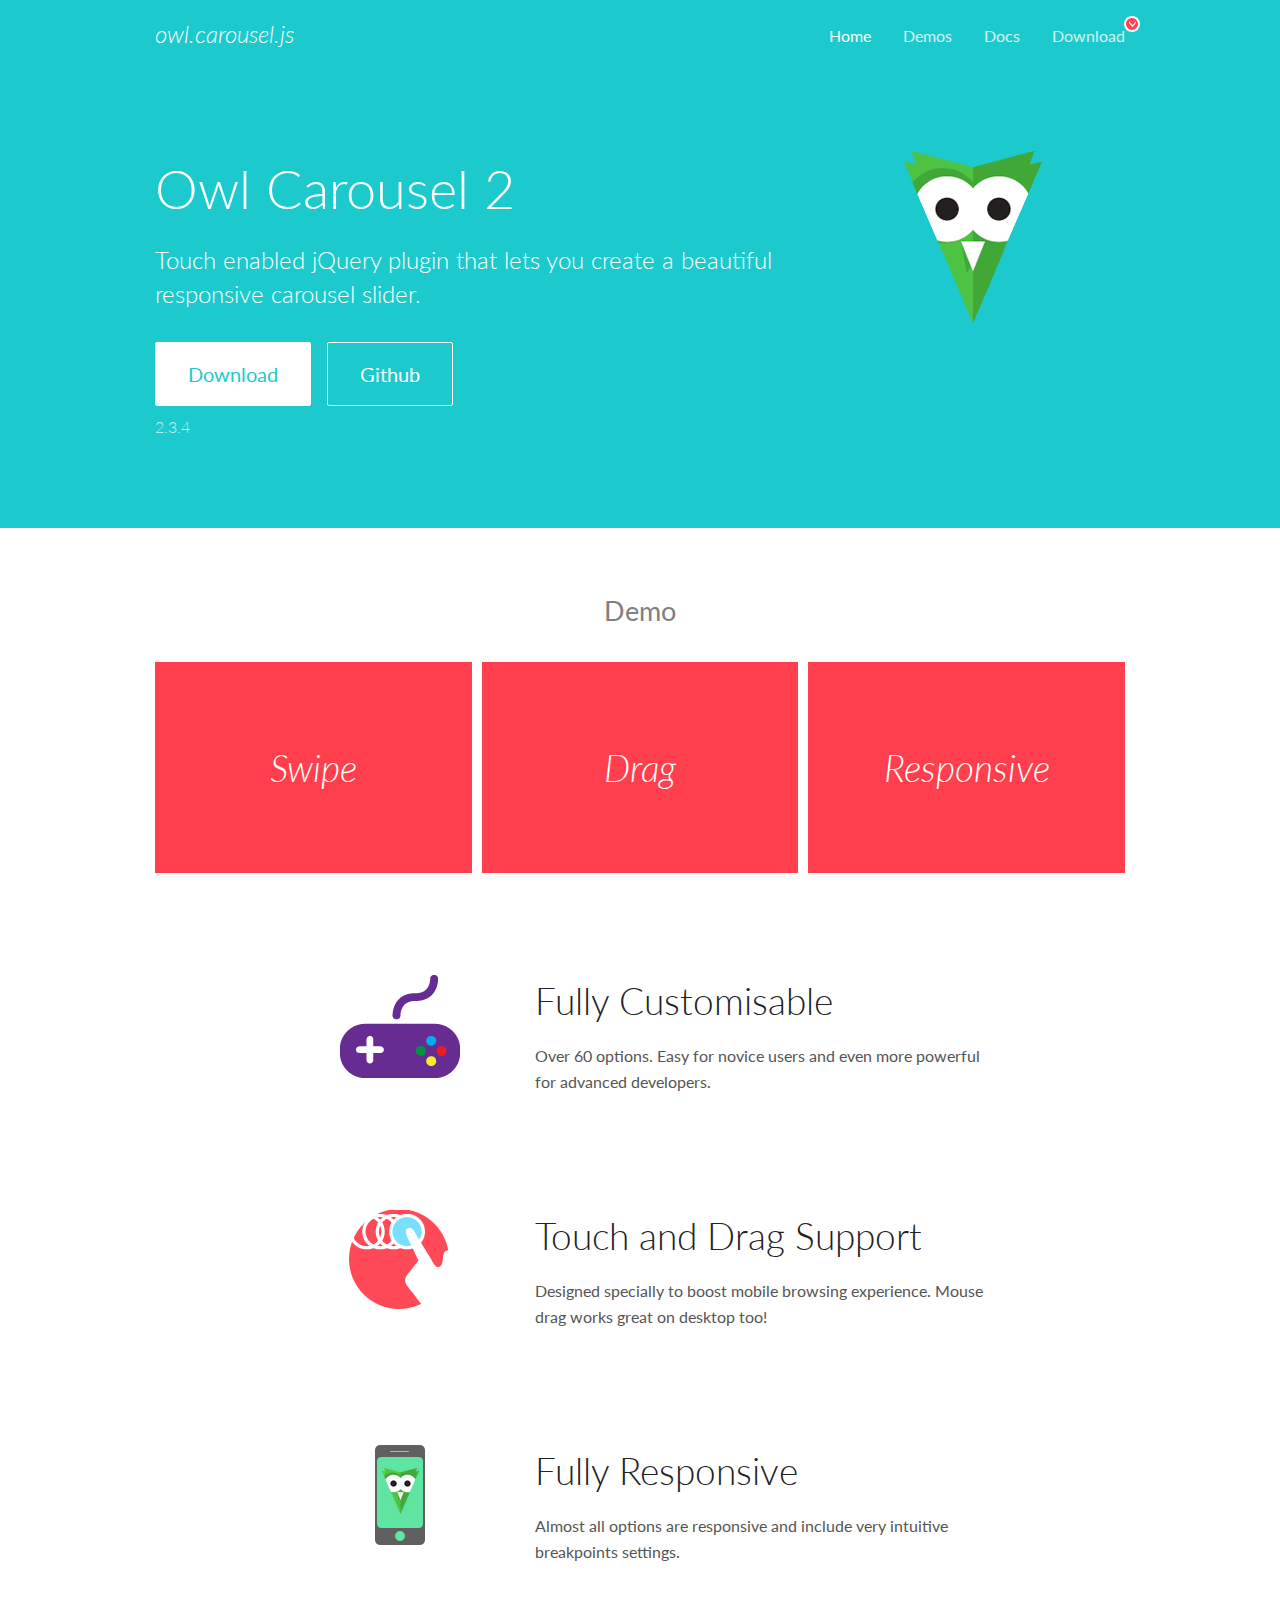
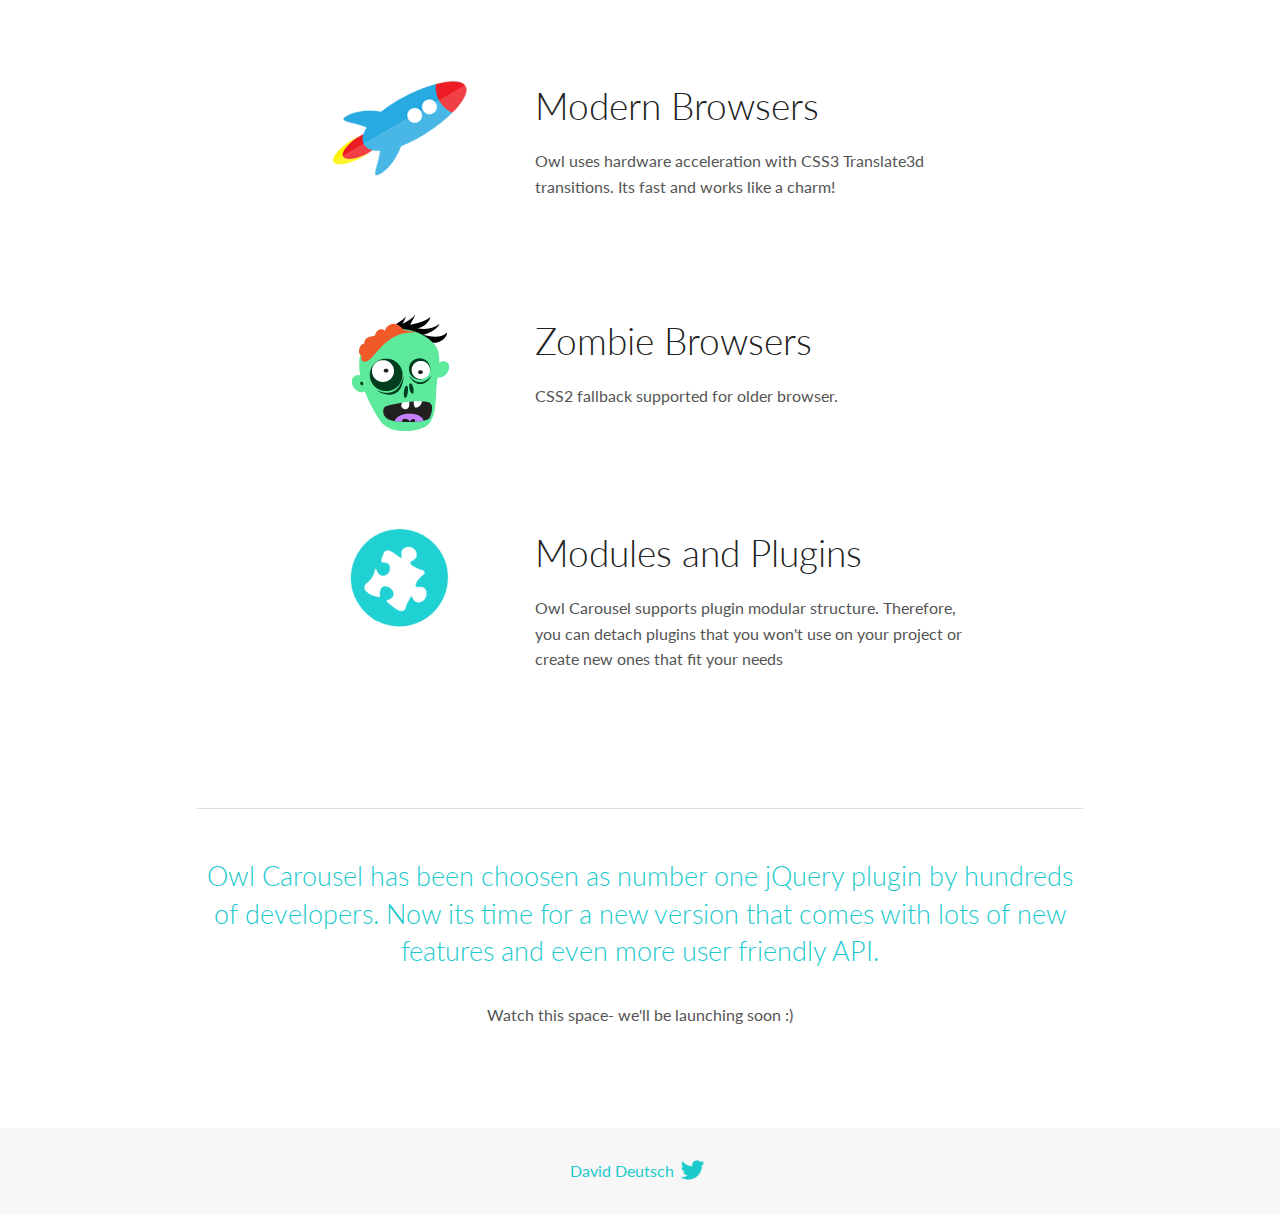
<file: OwlCarousel2-2.3.4/docs/index.html>
<!DOCTYPE html>
<html lang="en">
  <head>

    <!-- head -->
    <meta charset="utf-8">
    <meta name="msapplication-tap-highlight" content="no" />
    <meta name="viewport" content="width=device-width, initial-scale=1.0" />
    <meta name="description" content="Touch enabled jQuery plugin that lets you create beautiful responsive carousel slider.">
    <meta name="author" content="David Deutsch">
    <title>
      Home | Owl Carousel | 2.3.4
    </title>

    <!-- Stylesheets -->
    <link href='https://fonts.googleapis.com/css?family=Lato:300,400,700,400italic,300italic' rel='stylesheet' type='text/css'>
    <link rel="stylesheet" href="assets/css/docs.theme.min.css">

    <!-- Owl Stylesheets -->
    <link rel="stylesheet" href="assets/owlcarousel/assets/owl.carousel.min.css">
    <link rel="stylesheet" href="assets/owlcarousel/assets/owl.theme.default.min.css">

    <!-- HTML5 shim and Respond.js IE8 support of HTML5 elements and media queries -->

    <!--[if lt IE 9]>
      <script src="https://oss.maxcdn.com/libs/html5shiv/3.7.0/html5shiv.js"></script>
      <script src="https://oss.maxcdn.com/libs/respond.js/1.3.0/respond.min.js"></script>
    <![endif]-->

    <!-- Favicons -->
    <link rel="apple-touch-icon-precomposed" sizes="144x144" href="assets/ico/apple-touch-icon-144-precomposed.png">
    <link rel="shortcut icon" href="assets/ico/favicon.png">
    <link rel="shortcut icon" href="favicon.ico">

    <!-- Yeah i know js should not be in header. Its required for demos.-->

    <!-- javascript -->
    <script src="assets/vendors/jquery.min.js"></script>
    <script src="assets/owlcarousel/owl.carousel.js"></script>
  </head>
  <body>

    <!-- header -->
    <header class="header">
      <div class="row">
        <div class="large-12 columns">
          <div class="brand left">
            <h3>
              <a href="/OwlCarousel2/">owl.carousel.js</a> 
            </h3>
          </div>
          <a id="toggle-nav" class="right">
            <span></span> <span></span> <span></span> 
          </a> 
          <div class="nav-bar">
            <ul class="clearfix">
              <li class="active">
                <a href="/OwlCarousel2/index.html">Home</a> 
              </li>
              <li> <a href="/OwlCarousel2/demos/demos.html">Demos</a>  </li>
              <li> <a href="/OwlCarousel2/docs/started-welcome.html">Docs</a>  </li>
              <li>
                <a href="https://github.com/OwlCarousel2/OwlCarousel2/archive/2.3.4.zip">Download</a> 
                <span class="download"></span> 
              </li>
            </ul>
          </div>
        </div>
      </div>
    </header>

    <!-- home panel -->
    <section id="hero">
      <div class="row">
        <div class="large-8 medium-8 columns">
          <h1>Owl Carousel 2</h1>
          <h4>Touch enabled jQuery plugin that lets you create a beautiful responsive carousel slider.</h4>
          <a href="https://github.com/OwlCarousel2/OwlCarousel2/archive/2.3.4.zip" class="hero-button">Download</a> 
          <a href="https://github.com/OwlCarousel2/OwlCarousel2" class="hero-button outline">Github</a> 
          <p>2.3.4</p>
        </div>
        <div class="large-4 medium-4 columns">
          <img class="owl-logo" src="assets/img/owl-logo.png" alt="mr. Owl">
        </div>
      </div>
    </section>

    <!-- body -->
    <div class="home-demo">
      <div class="row">
        <div class="large-12 columns">
          <h3>Demo</h3>
          <div class="owl-carousel">
            <div class="item">
              <h2>Swipe</h2>
            </div>
            <div class="item">
              <h2>Drag</h2>
            </div>
            <div class="item">
              <h2>Responsive</h2>
            </div>
            <div class="item">
              <h2>CSS3</h2>
            </div>
            <div class="item">
              <h2>Fast</h2>
            </div>
            <div class="item">
              <h2>Easy</h2>
            </div>
            <div class="item">
              <h2>Free</h2>
            </div>
            <div class="item">
              <h2>Upgradable</h2>
            </div>
            <div class="item">
              <h2>Tons of options</h2>
            </div>
            <div class="item">
              <h2>Infinity</h2>
            </div>
            <div class="item">
              <h2>Auto Width</h2>
            </div>
          </div>
        </div>
      </div>
    </div>
    <script>
      var owl = $('.owl-carousel');
      owl.owlCarousel({
        margin: 10,
        loop: true,
        responsive: {
          0: {
            items: 1
          },
          600: {
            items: 2
          },
          1000: {
            items: 3
          }
        }
      })
    </script>

    <!-- features -->
    <div id="features">
      <div class="row">
        <div class="small-12 medium-9 small-centered columns">
          <section class="row feature">
            <div class="medium-4 small-12 columns">
              <img src="assets/img/feature-options.png" alt="">
            </div>
            <div class="medium-8 small-12 columns">
              <h2>Fully Customisable</h2>
              <p>Over 60 options. Easy for novice users and even more powerful for advanced developers.</p>
            </div>
          </section>
          <section class="row feature">
            <div class="medium-4 small-12 columns">
              <img src="assets/img/feature-drag.png" alt="">
            </div>
            <div class="medium-8 small-12 columns">
              <h2>Touch and Drag Support</h2>
              <p>Designed specially to boost mobile browsing experience. Mouse drag works great on desktop too!</p>
            </div>
          </section>
          <section class="row feature">
            <div class="medium-4 small-12 columns">
              <img src="assets/img/feature-responsive.png" alt="">
            </div>
            <div class="medium-8 small-12 columns">
              <h2>Fully Responsive</h2>
              <p>Almost all options are responsive and include very intuitive breakpoints settings.</p>
            </div>
          </section>
          <section class="row feature">
            <div class="medium-4 small-12 columns">
              <img src="assets/img/feature-modern.png" alt="">
            </div>
            <div class="medium-8 small-12 columns">
              <h2>Modern Browsers</h2>
              <p>Owl uses hardware acceleration with CSS3 Translate3d transitions. Its fast and works like a charm! </p>
            </div>
          </section>
          <section class="row feature">
            <div class="medium-4 small-12 columns">
              <img src="assets/img/feature-zombie.png" alt="">
            </div>
            <div class="medium-8 small-12 columns">
              <h2>Zombie Browsers</h2>
              <p>CSS2 fallback supported for older browser.</p>
            </div>
          </section>
          <section class="row feature">
            <div class="medium-4 small-12 columns">
              <img src="assets/img/feature-module.png" alt="">
            </div>
            <div class="medium-8 small-12 columns">
              <h2>Modules and Plugins</h2>
              <p>Owl Carousel supports plugin modular structure. Therefore, you can detach plugins that you won&#x27;t use on your project or create new ones that fit your needs</p>
            </div>
          </section>
        </div>
      </div>
    </div>

    <!-- footer -->
    <section id="teaser-text">
      <div class="row">
        <div class="small-12 medium-11 small-centered columns">
          <hr>
          <h3 id="owl-carousel-has-been-choosen-as-number-one-jquery-plugin-by-hundreds-of-developers-now-its-time-for-a-new-version-that-comes-with-lots-of-new-features-and-even-more-user-friendly-api-">Owl Carousel has been choosen as number one jQuery plugin by hundreds of developers. Now its time for a new version that comes with lots of new features and even more user friendly API.</h3>
          <p>Watch this space- we&#39;ll be launching soon :)</p>
        </div>
      </div>
    </section>

    <!-- footer -->
    <footer class="footer">
      <div class="row">
        <div class="large-12 columns">
          <h5>
            <a href="/OwlCarousel2/docs/support-contact.html">David Deutsch</a> 
            <a id="custom-tweet-button" href="https://twitter.com/share?url=https://github.com/OwlCarousel2/OwlCarousel2&text=Owl Carousel - This is so awesome! " target="_blank"></a> 
          </h5>
        </div>
      </div>
    </footer>

    <!-- vendors -->
    <script src="assets/vendors/highlight.js"></script>
    <script src="assets/js/app.js"></script>
  </body>
</html>
</file>
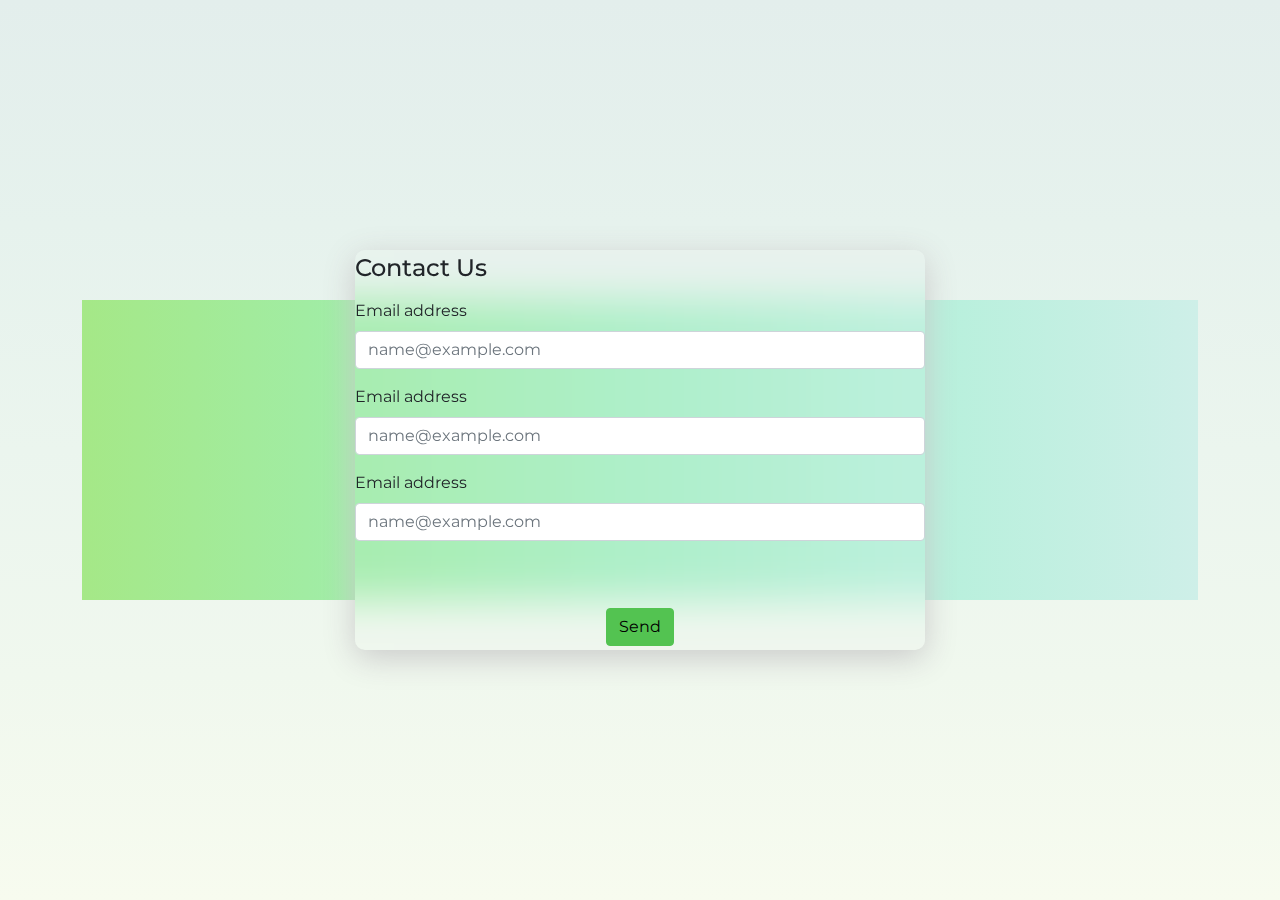
<file: contactus.html>
<!doctype html>
<html lang="en">
<head>
    <meta charset="UTF-8">
    <meta name="viewport"
          content="width=device-width, user-scalable=no, initial-scale=1.0, maximum-scale=1.0, minimum-scale=1.0">
    <meta http-equiv="X-UA-Compatible" content="ie=edge">
    <title>Document</title>
</head>
<!DOCTYPE html>
<html lang="en">
<head>
    <meta charset="UTF-8">
    <meta http-equiv="X-UA-Compatible" content="IE=edge">
    <meta name="viewport" content="width=device-width, initial-scale=1.0">
    <title>Document</title>
    <link rel="stylesheet" href="./css/style.css">
    <link rel="stylesheet" href="./node_modules/font-awesome/css/font-awesome.min.css">
    <link rel="stylesheet" href="OwlCarousel2-2.3.4/dist/assets/owl.carousel.min.css">
    <link rel="stylesheet" href="OwlCarousel2-2.3.4/dist/assets/owl.theme.default.css">
    <link rel="stylesheet" href="./css/one.css">
    <link rel="stylesheet" href="./css/contact.css">
<body>

<!--<nav class="navbar navbar-expand-lg navbar-light bg-transparent position-fixed top-0 w-100 navbar-one">-->
<!--    <div class="container">-->
<!--        <img src="./img/leaf.png" alt="">-->
<!--        <a class="navbar-brand" href="#">Planthie</a>-->
<!--        <button class="navbar-toggler" type="button" data-bs-toggle="collapse" data-bs-target="#navbarSupportedContent" aria-controls="navbarSupportedContent" aria-expanded="false" aria-label="Toggle navigation">-->
<!--            <span class="navbar-toggler-icon"></span>-->
<!--        </button>-->
<!--        <div class="collapse navbar-collapse" id="navbarSupportedContent">-->
<!--            <ul class="navbar-nav mx-auto mb-2 mb-lg-0">-->
<!--                <li class="nav-item">-->
<!--                    <a class="nav-link active" aria-current="page" href="#">Home</a>-->
<!--                </li>-->
<!--                <li class="nav-item">-->
<!--                    <a class="nav-link" href="#">About</a>-->
<!--                </li>-->

<!--                <li class="nav-item">-->
<!--                    <a class="nav-link ">Contact us</a>-->
<!--                </li>-->
<!--            </ul>-->
<!--            <form class="d-flex">-->
<!--                <button type="button" class="btn btn-primary text-white px-5 py-2">login</button>-->
<!--            </form>-->
<!--        </div>-->
<!--    </div>-->
<!--</nav>-->


<!--hero section start -->
<div class="container ">
    <div class="row vh-100 heroforcontact">
<div class="vw-100 position-relative  d-flex justify-content-center align-items-center">
    <div class="greenrectangle">

    </div>
    <div class="formsection position-absolute d-flex flex-column justify-content-around">
        <div>
            <h4>Contact Us</h4>
        </div>
        <div class="formbox">
            <form action="" class="w-100 ">
                <div class="mb-3">
                    <label for="exampleFormControlInput1" class="form-label">Email address</label>
                    <input type="email" class="form-control" id="exampleFormControlInput1" placeholder="name@example.com">
                </div>
                <div class="mb-3">
                    <label for="exampleFormControlInput1" class="form-label">Email address</label>
                    <input type="email" class="form-control" id="exampleFormControlInput1" placeholder="name@example.com">
                </div>
                <div class="mb-3">
                    <label for="exampleFormControlInput1" class="form-label">Email address</label>
                    <input type="email" class="form-control" id="exampleFormControlInput1" placeholder="name@example.com">
                </div>
        </div>
        </form>
        <div class="text-center">
            <button class="btn btn-primary">
                Send

            </button>
        </div>
        </div>

</div>
    </div>
</div>
</body>
<script src="node_modules/jquery/dist/jquery.min.js"></script>
<script src="OwlCarousel2-2.3.4/dist/owl.carousel.js"></script>
<script src="node_modules/bootstrap/dist/js/bootstrap.min.js"></script>
</html>
</file>
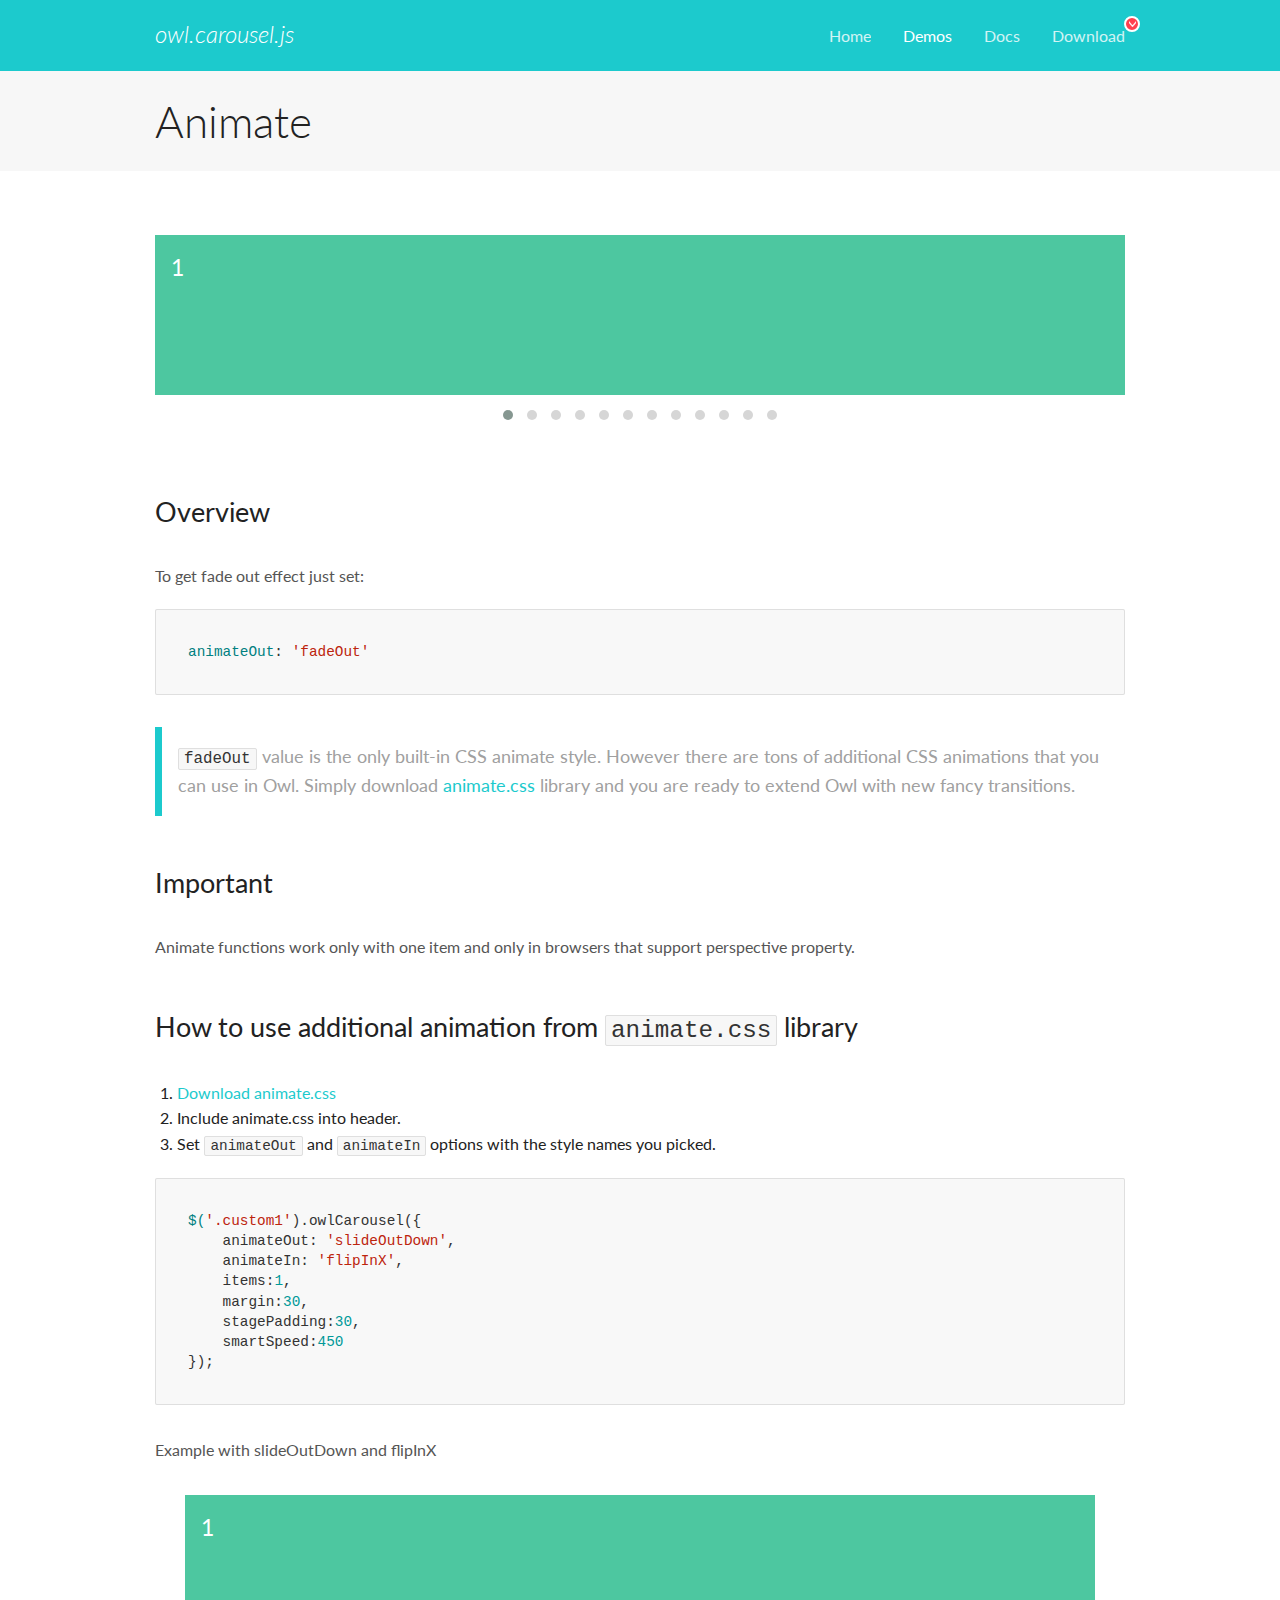
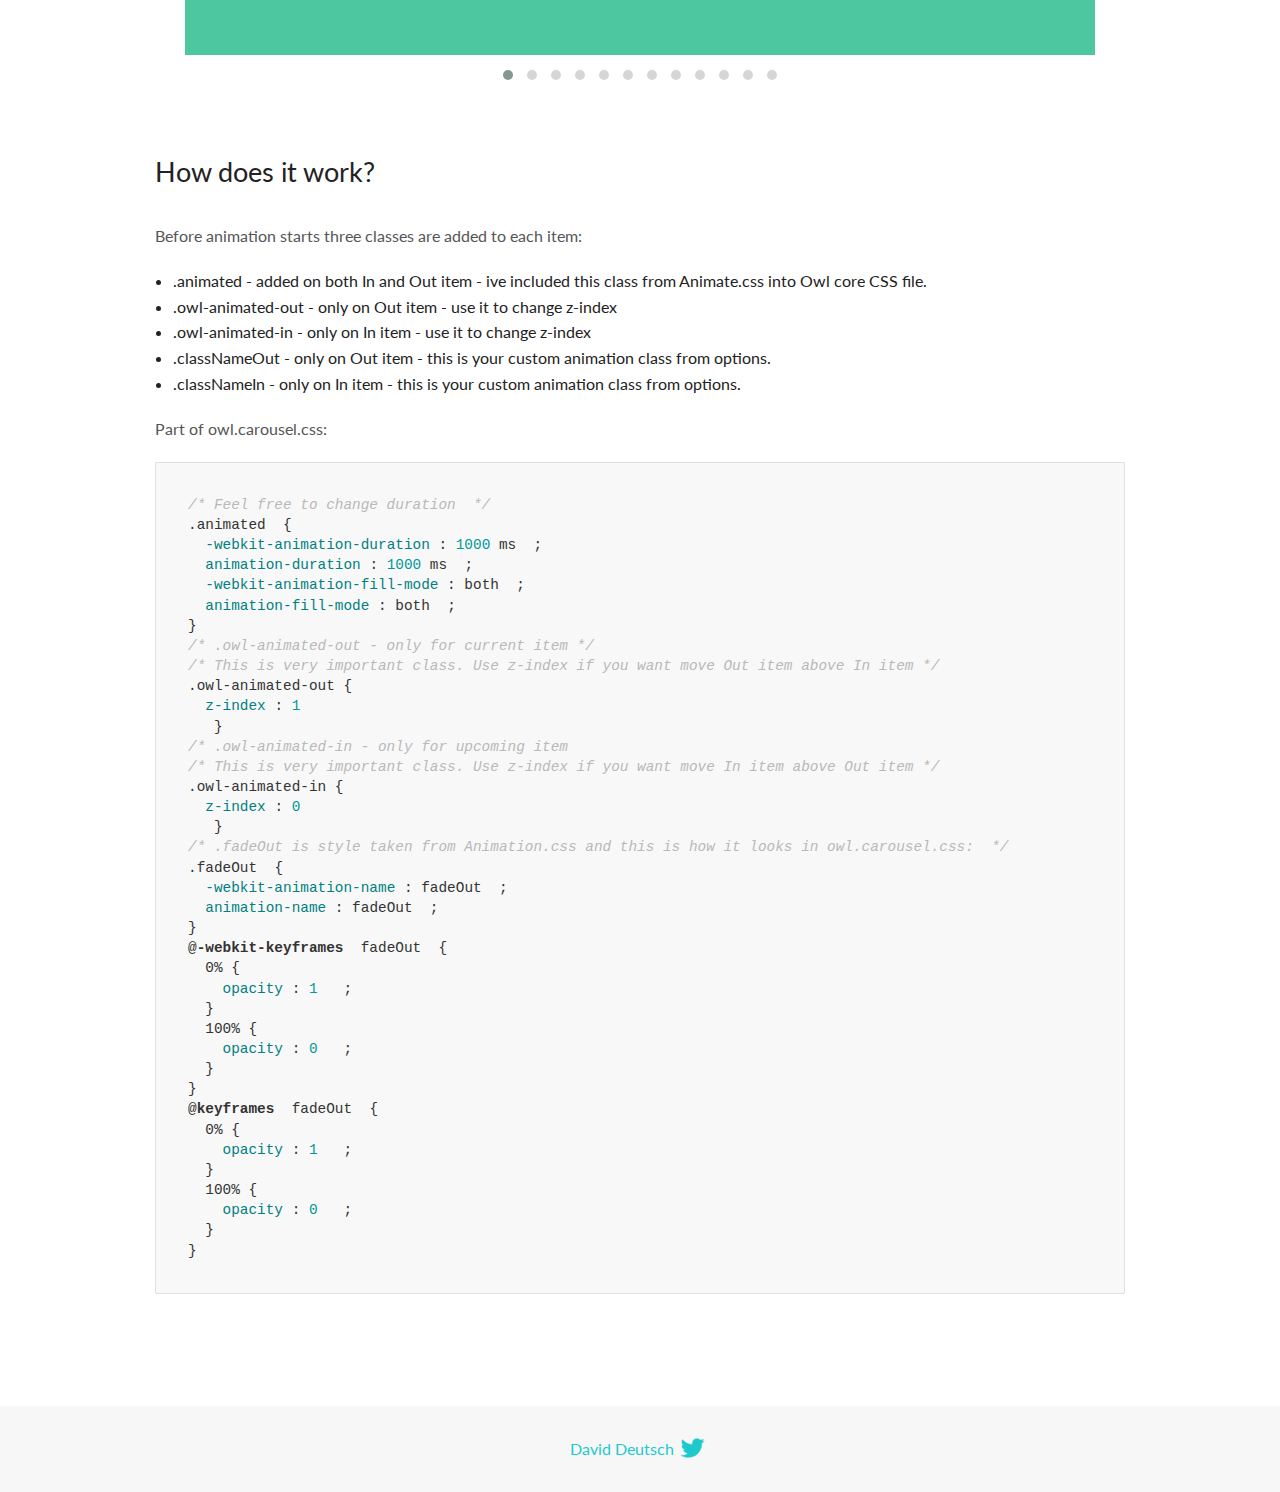
<file: OwlCarousel2-2.3.4/docs/demos/animate.html>
<!DOCTYPE html>
<html lang="en">
  <head>

    <!-- head -->
    <meta charset="utf-8">
    <meta name="msapplication-tap-highlight" content="no" />
    <meta name="viewport" content="width=device-width, initial-scale=1.0" />
    <meta name="description" content="Animate carousel">
    <meta name="author" content="David Deutsch">
    <title>
      Animate Demo | Owl Carousel | 2.3.4
    </title>

    <!-- Stylesheets -->
    <link href='https://fonts.googleapis.com/css?family=Lato:300,400,700,400italic,300italic' rel='stylesheet' type='text/css'>
    <link rel="stylesheet" href="../assets/css/docs.theme.min.css">

    <!-- Owl Stylesheets -->
    <link rel="stylesheet" href="../assets/owlcarousel/assets/owl.carousel.min.css">
    <link rel="stylesheet" href="../assets/owlcarousel/assets/owl.theme.default.min.css">

    <!-- HTML5 shim and Respond.js IE8 support of HTML5 elements and media queries -->

    <!--[if lt IE 9]>
      <script src="https://oss.maxcdn.com/libs/html5shiv/3.7.0/html5shiv.js"></script>
      <script src="https://oss.maxcdn.com/libs/respond.js/1.3.0/respond.min.js"></script>
    <![endif]-->

    <!-- Favicons -->
    <link rel="apple-touch-icon-precomposed" sizes="144x144" href="../assets/ico/apple-touch-icon-144-precomposed.png">
    <link rel="shortcut icon" href="../assets/ico/favicon.png">
    <link rel="shortcut icon" href="favicon.ico">

    <!-- Yeah i know js should not be in header. Its required for demos.-->

    <!-- javascript -->
    <script src="../assets/vendors/jquery.min.js"></script>
    <script src="../assets/owlcarousel/owl.carousel.js"></script>
  </head>
  <body>

    <!-- header -->
    <header class="header">
      <div class="row">
        <div class="large-12 columns">
          <div class="brand left">
            <h3>
              <a href="/OwlCarousel2/">owl.carousel.js</a> 
            </h3>
          </div>
          <a id="toggle-nav" class="right">
            <span></span> <span></span> <span></span> 
          </a> 
          <div class="nav-bar">
            <ul class="clearfix">
              <li> <a href="/OwlCarousel2/index.html">Home</a>  </li>
              <li class="active">
                <a href="/OwlCarousel2/demos/demos.html">Demos</a> 
              </li>
              <li> <a href="/OwlCarousel2/docs/started-welcome.html">Docs</a>  </li>
              <li>
                <a href="https://github.com/OwlCarousel2/OwlCarousel2/archive/2.3.4.zip">Download</a> 
                <span class="download"></span> 
              </li>
            </ul>
          </div>
        </div>
      </div>
    </header>

    <!-- title -->
    <section class="title">
      <div class="row">
        <div class="large-12 columns">
          <h1>Animate</h1>
        </div>
      </div>
    </section>

    <!--  Demos -->
    <section id="demos">
      <div class="row">
        <div class="large-12 columns">
          <div class="fadeOut owl-carousel owl-theme">
            <div class="item">
              <h4>1</h4>
            </div>
            <div class="item">
              <h4>2</h4>
            </div>
            <div class="item">
              <h4>3</h4>
            </div>
            <div class="item">
              <h4>4</h4>
            </div>
            <div class="item">
              <h4>5</h4>
            </div>
            <div class="item">
              <h4>6</h4>
            </div>
            <div class="item">
              <h4>7</h4>
            </div>
            <div class="item">
              <h4>8</h4>
            </div>
            <div class="item">
              <h4>9</h4>
            </div>
            <div class="item">
              <h4>10</h4>
            </div>
            <div class="item">
              <h4>11</h4>
            </div>
            <div class="item">
              <h4>12</h4>
            </div>
          </div>
          <h3 id="overview">Overview</h3>
          <p>To get fade out effect just set:</p>
          <pre><code>animateOut: &#39;fadeOut&#39;</code></pre>
          <blockquote>
            <p><code>fadeOut</code> value is the only built-in CSS animate style. However there are tons of additional CSS animations that you can use in Owl. Simply download
              <a href="https://daneden.github.io/animate.css/">animate.css</a>  library and you are ready to extend Owl with new fancy transitions.</p>
          </blockquote>
          <h3 id="important">Important</h3>
          <p>Animate functions work only with one item and only in browsers that support perspective property.</p>
          <h3 id="how-to-use-additional-animation-from-animate-css-library">How to use additional animation from <code>animate.css</code> library</h3>
          <ol>
            <li> <a href="https://daneden.github.io/animate.css/">Download animate.css</a>  </li>
            <li>Include animate.css into header.</li>
            <li>Set <code>animateOut</code> and <code>animateIn</code> options with the style names you picked.</li>
          </ol>
          <pre><code>$(&#39;.custom1&#39;).owlCarousel({
    animateOut: &#39;slideOutDown&#39;,
    animateIn: &#39;flipInX&#39;,
    items:1,
    margin:30,
    stagePadding:30,
    smartSpeed:450
});</code></pre>
          <p>Example with slideOutDown and flipInX</p>
          <div class="custom1 owl-carousel owl-theme">
            <div class="item">
              <h4>1</h4>
            </div>
            <div class="item">
              <h4>2</h4>
            </div>
            <div class="item">
              <h4>3</h4>
            </div>
            <div class="item">
              <h4>4</h4>
            </div>
            <div class="item">
              <h4>5</h4>
            </div>
            <div class="item">
              <h4>6</h4>
            </div>
            <div class="item">
              <h4>7</h4>
            </div>
            <div class="item">
              <h4>8</h4>
            </div>
            <div class="item">
              <h4>9</h4>
            </div>
            <div class="item">
              <h4>10</h4>
            </div>
            <div class="item">
              <h4>11</h4>
            </div>
            <div class="item">
              <h4>12</h4>
            </div>
          </div>
          <h3 id="how-does-it-work-">How does it work?</h3>
          <p>Before animation starts three classes are added to each item:</p>
          <ul>
            <li>.animated - added on both In and Out item - ive included this class from Animate.css into Owl core CSS file.</li>
            <li>.owl-animated-out - only on Out item - use it to change z-index</li>
            <li>.owl-animated-in - only on In item - use it to change z-index</li>
            <li>.classNameOut - only on Out item - this is your custom animation class from options.</li>
            <li>.classNameIn - only on In item - this is your custom animation class from options.</li>
          </ul>
          <p>Part of owl.carousel.css:</p>
          <pre><code class="language-css"><span class="comment">/* Feel free to change duration  */</span> 
<span class="class">.animated</span>  <span class="rules">{
  <span class="rule"><span class="attribute">-webkit-animation-duration</span> :<span class="value"> <span class="number">1000</span> ms</span> </span> ;
  <span class="rule"><span class="attribute">animation-duration</span> :<span class="value"> <span class="number">1000</span> ms</span> </span> ;
  <span class="rule"><span class="attribute">-webkit-animation-fill-mode</span> :<span class="value"> both</span> </span> ;
  <span class="rule"><span class="attribute">animation-fill-mode</span> :<span class="value"> both</span> </span> ;
<span class="rule">}</span> </span> 
<span class="comment">/* .owl-animated-out - only for current item */</span> 
<span class="comment">/* This is very important class. Use z-index if you want move Out item above In item */</span> 
<span class="class">.owl-animated-out</span> <span class="rules">{
  <span class="rule"><span class="attribute">z-index</span> :<span class="value"> <span class="number">1</span> 
</span> </span> </span> }
<span class="comment">/* .owl-animated-in - only for upcoming item
/* This is very important class. Use z-index if you want move In item above Out item */</span> 
<span class="class">.owl-animated-in</span> <span class="rules">{
  <span class="rule"><span class="attribute">z-index</span> :<span class="value"> <span class="number">0</span> 
</span> </span> </span> }
<span class="comment">/* .fadeOut is style taken from Animation.css and this is how it looks in owl.carousel.css:  */</span> 
<span class="class">.fadeOut</span>  <span class="rules">{
  <span class="rule"><span class="attribute">-webkit-animation-name</span> :<span class="value"> fadeOut</span> </span> ;
  <span class="rule"><span class="attribute">animation-name</span> :<span class="value"> fadeOut</span> </span> ;
<span class="rule">}</span> </span> 
<span class="at_rule">@<span class="keyword">-webkit-keyframes</span>  fadeOut </span> {
  0% <span class="rules">{
    <span class="rule"><span class="attribute">opacity</span> :<span class="value"> <span class="number">1</span> </span> </span> ;
  <span class="rule">}</span> </span> 
  100% <span class="rules">{
    <span class="rule"><span class="attribute">opacity</span> :<span class="value"> <span class="number">0</span> </span> </span> ;
  <span class="rule">}</span> </span> 
}
<span class="at_rule">@<span class="keyword">keyframes</span>  fadeOut </span> {
  0% <span class="rules">{
    <span class="rule"><span class="attribute">opacity</span> :<span class="value"> <span class="number">1</span> </span> </span> ;
  <span class="rule">}</span> </span> 
  100% <span class="rules">{
    <span class="rule"><span class="attribute">opacity</span> :<span class="value"> <span class="number">0</span> </span> </span> ;
  <span class="rule">}</span> </span> 
}</code></pre>
          <link rel="stylesheet" href="../assets/css/animate.css">
          <script>
            jQuery(document).ready(function($) {
              $('.fadeOut').owlCarousel({
                items: 1,
                animateOut: 'fadeOut',
                loop: true,
                margin: 10,
              });
              $('.custom1').owlCarousel({
                animateOut: 'slideOutDown',
                animateIn: 'flipInX',
                items: 1,
                margin: 30,
                stagePadding: 30,
                smartSpeed: 450
              });
            });
          </script>
        </div>
      </div>
    </section>

    <!-- footer -->
    <footer class="footer">
      <div class="row">
        <div class="large-12 columns">
          <h5>
            <a href="/OwlCarousel2/docs/support-contact.html">David Deutsch</a> 
            <a id="custom-tweet-button" href="https://twitter.com/share?url=https://github.com/OwlCarousel2/OwlCarousel2&text=Owl Carousel - This is so awesome! " target="_blank"></a> 
          </h5>
        </div>
      </div>
    </footer>

    <!-- vendors -->
    <script src="../assets/vendors/highlight.js"></script>
    <script src="../assets/js/app.js"></script>
  </body>
</html>
</file>
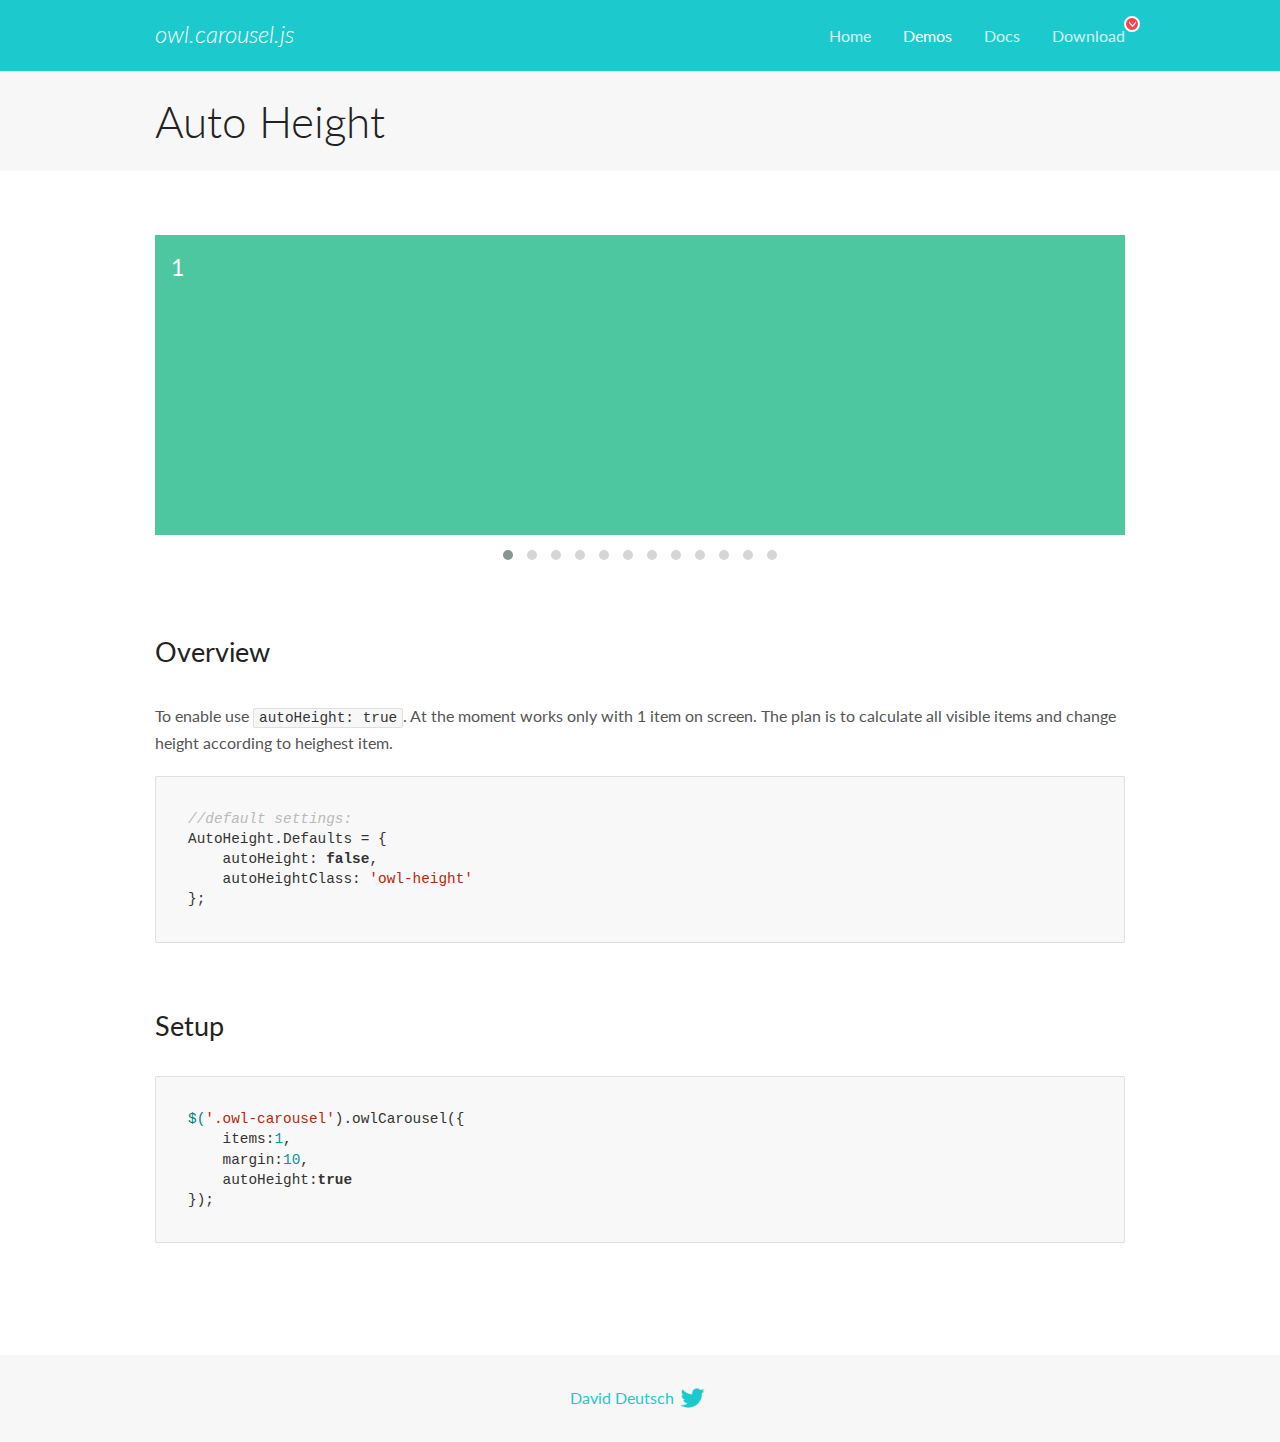
<file: OwlCarousel2-2.3.4/docs/demos/autoheight.html>
<!DOCTYPE html>
<html lang="en">
  <head>

    <!-- head -->
    <meta charset="utf-8">
    <meta name="msapplication-tap-highlight" content="no" />
    <meta name="viewport" content="width=device-width, initial-scale=1.0" />
    <meta name="description" content="autoHeight usage demo">
    <meta name="author" content="David Deutsch">
    <title>
      Auto Height Demo | Owl Carousel | 2.3.4
    </title>

    <!-- Stylesheets -->
    <link href='https://fonts.googleapis.com/css?family=Lato:300,400,700,400italic,300italic' rel='stylesheet' type='text/css'>
    <link rel="stylesheet" href="../assets/css/docs.theme.min.css">

    <!-- Owl Stylesheets -->
    <link rel="stylesheet" href="../assets/owlcarousel/assets/owl.carousel.min.css">
    <link rel="stylesheet" href="../assets/owlcarousel/assets/owl.theme.default.min.css">

    <!-- HTML5 shim and Respond.js IE8 support of HTML5 elements and media queries -->

    <!--[if lt IE 9]>
      <script src="https://oss.maxcdn.com/libs/html5shiv/3.7.0/html5shiv.js"></script>
      <script src="https://oss.maxcdn.com/libs/respond.js/1.3.0/respond.min.js"></script>
    <![endif]-->

    <!-- Favicons -->
    <link rel="apple-touch-icon-precomposed" sizes="144x144" href="../assets/ico/apple-touch-icon-144-precomposed.png">
    <link rel="shortcut icon" href="../assets/ico/favicon.png">
    <link rel="shortcut icon" href="favicon.ico">

    <!-- Yeah i know js should not be in header. Its required for demos.-->

    <!-- javascript -->
    <script src="../assets/vendors/jquery.min.js"></script>
    <script src="../assets/owlcarousel/owl.carousel.js"></script>
  </head>
  <body>

    <!-- header -->
    <header class="header">
      <div class="row">
        <div class="large-12 columns">
          <div class="brand left">
            <h3>
              <a href="/OwlCarousel2/">owl.carousel.js</a> 
            </h3>
          </div>
          <a id="toggle-nav" class="right">
            <span></span> <span></span> <span></span> 
          </a> 
          <div class="nav-bar">
            <ul class="clearfix">
              <li> <a href="/OwlCarousel2/index.html">Home</a>  </li>
              <li class="active">
                <a href="/OwlCarousel2/demos/demos.html">Demos</a> 
              </li>
              <li> <a href="/OwlCarousel2/docs/started-welcome.html">Docs</a>  </li>
              <li>
                <a href="https://github.com/OwlCarousel2/OwlCarousel2/archive/2.3.4.zip">Download</a> 
                <span class="download"></span> 
              </li>
            </ul>
          </div>
        </div>
      </div>
    </header>

    <!-- title -->
    <section class="title">
      <div class="row">
        <div class="large-12 columns">
          <h1>Auto Height</h1>
        </div>
      </div>
    </section>

    <!--  Demos -->
    <section id="demos">
      <div class="row">
        <div class="large-12 columns">
          <div class="owl-carousel owl-theme">
            <div class="item" style="height:300px">
              <h4>1</h4>
            </div>
            <div class="item" style="height:100px">
              <h4>2</h4>
            </div>
            <div class="item" style="height:500px">
              <h4>3</h4>
            </div>
            <div class="item" style="height:250px">
              <h4>4</h4>
            </div>
            <div class="item" style="height:400px">
              <h4>5</h4>
            </div>
            <div class="item" style="height:500px">
              <h4>6</h4>
            </div>
            <div class="item" style="height:600px">
              <h4>7</h4>
            </div>
            <div class="item" style="height:400px">
              <h4>8</h4>
            </div>
            <div class="item" style="height:300px">
              <h4>9</h4>
            </div>
            <div class="item" style="height:350px">
              <h4>10</h4>
            </div>
            <div class="item" style="height:200px">
              <h4>11</h4>
            </div>
            <div class="item" style="height:150px">
              <h4>12</h4>
            </div>
          </div>
          <h3 id="overview">Overview</h3>
          <p>To enable use <code>autoHeight: true</code>. At the moment works only with 1 item on screen. The plan is to calculate all visible items and change height according to heighest item.</p>
          <pre><code>//default settings:
AutoHeight.Defaults = {
    autoHeight: false,
    autoHeightClass: &#39;owl-height&#39;
};</code></pre>
          <h3 id="setup">Setup</h3>
          <pre><code>$(&#39;.owl-carousel&#39;).owlCarousel({
    items:1,
    margin:10,
    autoHeight:true
});</code></pre>
          <script>
            $(document).ready(function() {
              $('.owl-carousel').owlCarousel({
                items: 1,
                margin: 10,
                autoHeight: true
              });
            })
          </script>
        </div>
      </div>
    </section>

    <!-- footer -->
    <footer class="footer">
      <div class="row">
        <div class="large-12 columns">
          <h5>
            <a href="/OwlCarousel2/docs/support-contact.html">David Deutsch</a> 
            <a id="custom-tweet-button" href="https://twitter.com/share?url=https://github.com/OwlCarousel2/OwlCarousel2&text=Owl Carousel - This is so awesome! " target="_blank"></a> 
          </h5>
        </div>
      </div>
    </footer>

    <!-- vendors -->
    <script src="../assets/vendors/highlight.js"></script>
    <script src="../assets/js/app.js"></script>
  </body>
</html>
</file>
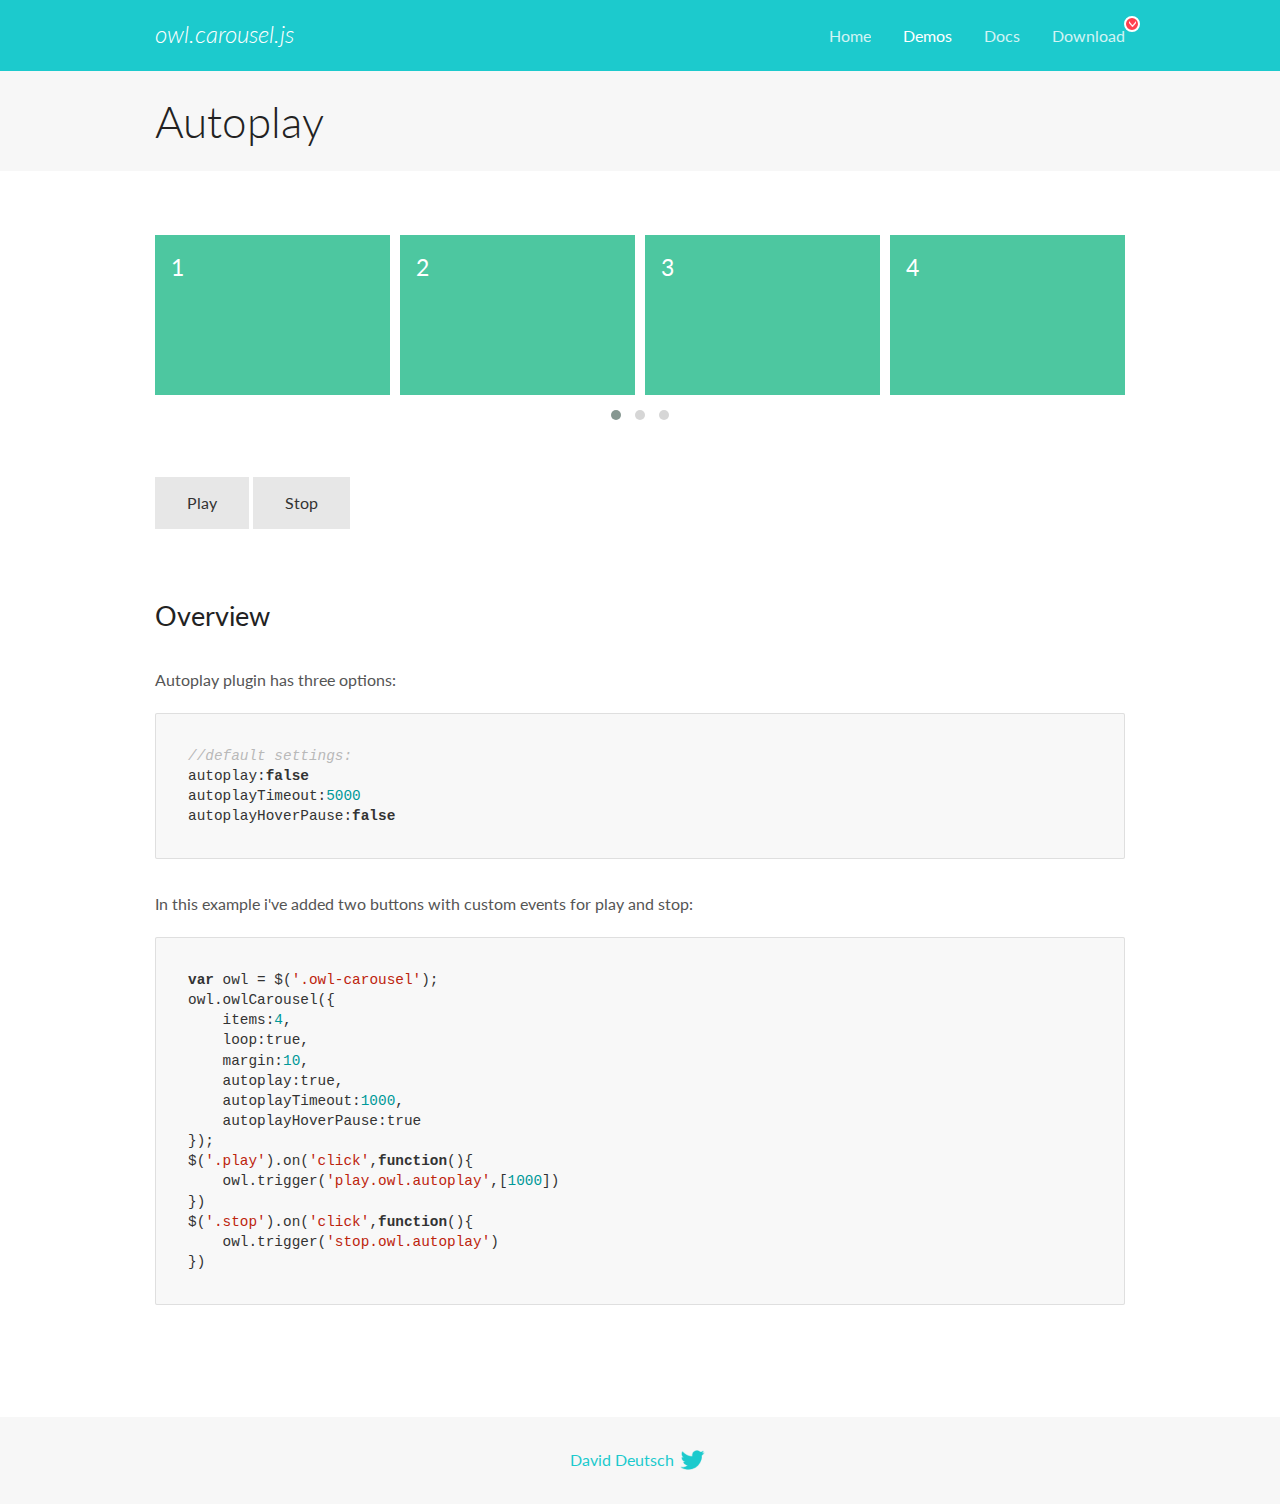
<file: OwlCarousel2-2.3.4/docs/demos/autoplay.html>
<!DOCTYPE html>
<html lang="en">
  <head>

    <!-- head -->
    <meta charset="utf-8">
    <meta name="msapplication-tap-highlight" content="no" />
    <meta name="viewport" content="width=device-width, initial-scale=1.0" />
    <meta name="description" content="Autoplay usage demo">
    <meta name="author" content="David Deutsch">
    <title>
      Autoplay Demo | Owl Carousel | 2.3.4
    </title>

    <!-- Stylesheets -->
    <link href='https://fonts.googleapis.com/css?family=Lato:300,400,700,400italic,300italic' rel='stylesheet' type='text/css'>
    <link rel="stylesheet" href="../assets/css/docs.theme.min.css">

    <!-- Owl Stylesheets -->
    <link rel="stylesheet" href="../assets/owlcarousel/assets/owl.carousel.min.css">
    <link rel="stylesheet" href="../assets/owlcarousel/assets/owl.theme.default.min.css">

    <!-- HTML5 shim and Respond.js IE8 support of HTML5 elements and media queries -->

    <!--[if lt IE 9]>
      <script src="https://oss.maxcdn.com/libs/html5shiv/3.7.0/html5shiv.js"></script>
      <script src="https://oss.maxcdn.com/libs/respond.js/1.3.0/respond.min.js"></script>
    <![endif]-->

    <!-- Favicons -->
    <link rel="apple-touch-icon-precomposed" sizes="144x144" href="../assets/ico/apple-touch-icon-144-precomposed.png">
    <link rel="shortcut icon" href="../assets/ico/favicon.png">
    <link rel="shortcut icon" href="favicon.ico">

    <!-- Yeah i know js should not be in header. Its required for demos.-->

    <!-- javascript -->
    <script src="../assets/vendors/jquery.min.js"></script>
    <script src="../assets/owlcarousel/owl.carousel.js"></script>
  </head>
  <body>

    <!-- header -->
    <header class="header">
      <div class="row">
        <div class="large-12 columns">
          <div class="brand left">
            <h3>
              <a href="/OwlCarousel2/">owl.carousel.js</a> 
            </h3>
          </div>
          <a id="toggle-nav" class="right">
            <span></span> <span></span> <span></span> 
          </a> 
          <div class="nav-bar">
            <ul class="clearfix">
              <li> <a href="/OwlCarousel2/index.html">Home</a>  </li>
              <li class="active">
                <a href="/OwlCarousel2/demos/demos.html">Demos</a> 
              </li>
              <li> <a href="/OwlCarousel2/docs/started-welcome.html">Docs</a>  </li>
              <li>
                <a href="https://github.com/OwlCarousel2/OwlCarousel2/archive/2.3.4.zip">Download</a> 
                <span class="download"></span> 
              </li>
            </ul>
          </div>
        </div>
      </div>
    </header>

    <!-- title -->
    <section class="title">
      <div class="row">
        <div class="large-12 columns">
          <h1>Autoplay</h1>
        </div>
      </div>
    </section>

    <!--  Demos -->
    <section id="demos">
      <div class="row">
        <div class="large-12 columns">
          <div class="owl-carousel owl-theme">
            <div class="item">
              <h4>1</h4>
            </div>
            <div class="item">
              <h4>2</h4>
            </div>
            <div class="item">
              <h4>3</h4>
            </div>
            <div class="item">
              <h4>4</h4>
            </div>
            <div class="item">
              <h4>5</h4>
            </div>
            <div class="item">
              <h4>6</h4>
            </div>
            <div class="item">
              <h4>7</h4>
            </div>
            <div class="item">
              <h4>8</h4>
            </div>
            <div class="item">
              <h4>9</h4>
            </div>
            <div class="item">
              <h4>10</h4>
            </div>
            <div class="item">
              <h4>11</h4>
            </div>
            <div class="item">
              <h4>12</h4>
            </div>
          </div>
          <a class="button secondary play">Play</a> 
          <a class="button secondary stop">Stop</a> 
          <h3 id="overview">Overview</h3>
          <p>Autoplay plugin has three options:</p>
          <pre><code>//default settings:
autoplay:false
autoplayTimeout:5000
autoplayHoverPause:false</code></pre>
          <p>In this example i&#39;ve added two buttons with custom events for play and stop:</p>
          <pre><code>var owl = $(&#39;.owl-carousel&#39;);
owl.owlCarousel({
    items:4,
    loop:true,
    margin:10,
    autoplay:true,
    autoplayTimeout:1000,
    autoplayHoverPause:true
});
$(&#39;.play&#39;).on(&#39;click&#39;,function(){
    owl.trigger(&#39;play.owl.autoplay&#39;,[1000])
})
$(&#39;.stop&#39;).on(&#39;click&#39;,function(){
    owl.trigger(&#39;stop.owl.autoplay&#39;)
})</code></pre>
          <script>
            $(document).ready(function() {
              var owl = $('.owl-carousel');
              owl.owlCarousel({
                items: 4,
                loop: true,
                margin: 10,
                autoplay: true,
                autoplayTimeout: 1000,
                autoplayHoverPause: true
              });
              $('.play').on('click', function() {
                owl.trigger('play.owl.autoplay', [1000])
              })
              $('.stop').on('click', function() {
                owl.trigger('stop.owl.autoplay')
              })
            })
          </script>
        </div>
      </div>
    </section>

    <!-- footer -->
    <footer class="footer">
      <div class="row">
        <div class="large-12 columns">
          <h5>
            <a href="/OwlCarousel2/docs/support-contact.html">David Deutsch</a> 
            <a id="custom-tweet-button" href="https://twitter.com/share?url=https://github.com/OwlCarousel2/OwlCarousel2&text=Owl Carousel - This is so awesome! " target="_blank"></a> 
          </h5>
        </div>
      </div>
    </footer>

    <!-- vendors -->
    <script src="../assets/vendors/highlight.js"></script>
    <script src="../assets/js/app.js"></script>
  </body>
</html>
</file>
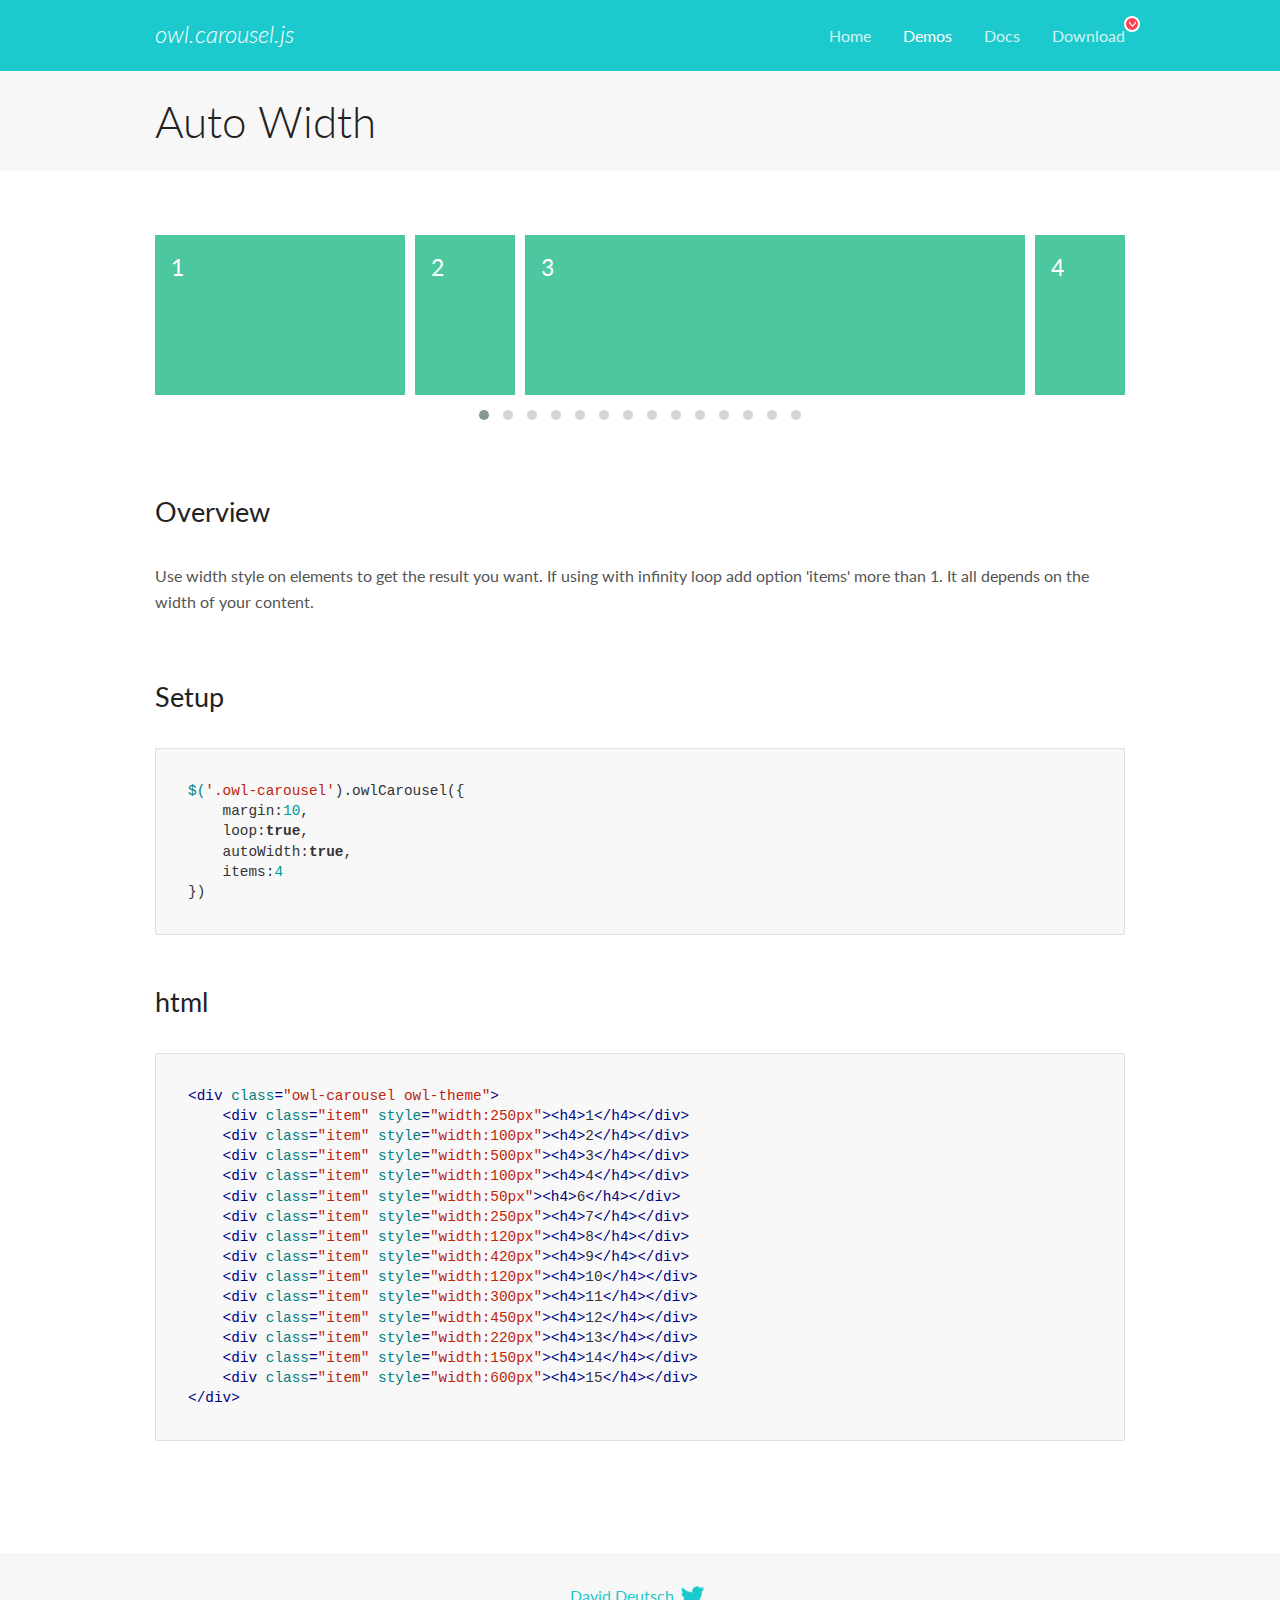
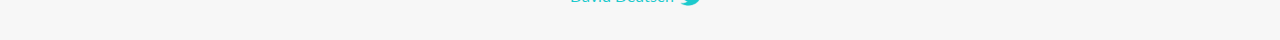
<file: OwlCarousel2-2.3.4/docs/demos/autowidth.html>
<!DOCTYPE html>
<html lang="en">
  <head>

    <!-- head -->
    <meta charset="utf-8">
    <meta name="msapplication-tap-highlight" content="no" />
    <meta name="viewport" content="width=device-width, initial-scale=1.0" />
    <meta name="description" content="Auto Width">
    <meta name="author" content="David Deutsch">
    <title>
      Auto Width Demo | Owl Carousel | 2.3.4
    </title>

    <!-- Stylesheets -->
    <link href='https://fonts.googleapis.com/css?family=Lato:300,400,700,400italic,300italic' rel='stylesheet' type='text/css'>
    <link rel="stylesheet" href="../assets/css/docs.theme.min.css">

    <!-- Owl Stylesheets -->
    <link rel="stylesheet" href="../assets/owlcarousel/assets/owl.carousel.min.css">
    <link rel="stylesheet" href="../assets/owlcarousel/assets/owl.theme.default.min.css">

    <!-- HTML5 shim and Respond.js IE8 support of HTML5 elements and media queries -->

    <!--[if lt IE 9]>
      <script src="https://oss.maxcdn.com/libs/html5shiv/3.7.0/html5shiv.js"></script>
      <script src="https://oss.maxcdn.com/libs/respond.js/1.3.0/respond.min.js"></script>
    <![endif]-->

    <!-- Favicons -->
    <link rel="apple-touch-icon-precomposed" sizes="144x144" href="../assets/ico/apple-touch-icon-144-precomposed.png">
    <link rel="shortcut icon" href="../assets/ico/favicon.png">
    <link rel="shortcut icon" href="favicon.ico">

    <!-- Yeah i know js should not be in header. Its required for demos.-->

    <!-- javascript -->
    <script src="../assets/vendors/jquery.min.js"></script>
    <script src="../assets/owlcarousel/owl.carousel.js"></script>
  </head>
  <body>

    <!-- header -->
    <header class="header">
      <div class="row">
        <div class="large-12 columns">
          <div class="brand left">
            <h3>
              <a href="/OwlCarousel2/">owl.carousel.js</a> 
            </h3>
          </div>
          <a id="toggle-nav" class="right">
            <span></span> <span></span> <span></span> 
          </a> 
          <div class="nav-bar">
            <ul class="clearfix">
              <li> <a href="/OwlCarousel2/index.html">Home</a>  </li>
              <li class="active">
                <a href="/OwlCarousel2/demos/demos.html">Demos</a> 
              </li>
              <li> <a href="/OwlCarousel2/docs/started-welcome.html">Docs</a>  </li>
              <li>
                <a href="https://github.com/OwlCarousel2/OwlCarousel2/archive/2.3.4.zip">Download</a> 
                <span class="download"></span> 
              </li>
            </ul>
          </div>
        </div>
      </div>
    </header>

    <!-- title -->
    <section class="title">
      <div class="row">
        <div class="large-12 columns">
          <h1>Auto Width</h1>
        </div>
      </div>
    </section>

    <!--  Demos -->
    <section id="demos">
      <div class="row">
        <div class="large-12 columns">
          <div class="owl-carousel owl-theme">
            <div class="item" style="width:250px">
              <h4>1</h4>
            </div>
            <div class="item" style="width:100px">
              <h4>2</h4>
            </div>
            <div class="item" style="width:500px">
              <h4>3</h4>
            </div>
            <div class="item" style="width:100px">
              <h4>4</h4>
            </div>
            <div class="item" style="width:50px">
              <h4>6</h4>
            </div>
            <div class="item" style="width:250px">
              <h4>7</h4>
            </div>
            <div class="item" style="width:120px">
              <h4>8</h4>
            </div>
            <div class="item" style="width:420px">
              <h4>9</h4>
            </div>
            <div class="item" style="width:120px">
              <h4>10</h4>
            </div>
            <div class="item" style="width:300px">
              <h4>11</h4>
            </div>
            <div class="item" style="width:450px">
              <h4>12</h4>
            </div>
            <div class="item" style="width:220px">
              <h4>13</h4>
            </div>
            <div class="item" style="width:150px">
              <h4>14</h4>
            </div>
            <div class="item" style="width:600px">
              <h4>15</h4>
            </div>
          </div>
          <h3 id="overview">Overview</h3>
          <p>Use width style on elements to get the result you want. If using with infinity loop add option &#39;items&#39; more than 1. It all depends on the width of your content.</p>
          <h3 id="setup">Setup</h3>
          <pre><code>$(&#39;.owl-carousel&#39;).owlCarousel({
    margin:10,
    loop:true,
    autoWidth:true,
    items:4
})</code></pre>
          <h3 id="html">html</h3>
          <pre><code>&lt;div class=&quot;owl-carousel owl-theme&quot;&gt;
    &lt;div class=&quot;item&quot; style=&quot;width:250px&quot;&gt;&lt;h4&gt;1&lt;/h4&gt;&lt;/div&gt;
    &lt;div class=&quot;item&quot; style=&quot;width:100px&quot;&gt;&lt;h4&gt;2&lt;/h4&gt;&lt;/div&gt;
    &lt;div class=&quot;item&quot; style=&quot;width:500px&quot;&gt;&lt;h4&gt;3&lt;/h4&gt;&lt;/div&gt;
    &lt;div class=&quot;item&quot; style=&quot;width:100px&quot;&gt;&lt;h4&gt;4&lt;/h4&gt;&lt;/div&gt;
    &lt;div class=&quot;item&quot; style=&quot;width:50px&quot;&gt;&lt;h4&gt;6&lt;/h4&gt;&lt;/div&gt;
    &lt;div class=&quot;item&quot; style=&quot;width:250px&quot;&gt;&lt;h4&gt;7&lt;/h4&gt;&lt;/div&gt;
    &lt;div class=&quot;item&quot; style=&quot;width:120px&quot;&gt;&lt;h4&gt;8&lt;/h4&gt;&lt;/div&gt;
    &lt;div class=&quot;item&quot; style=&quot;width:420px&quot;&gt;&lt;h4&gt;9&lt;/h4&gt;&lt;/div&gt;
    &lt;div class=&quot;item&quot; style=&quot;width:120px&quot;&gt;&lt;h4&gt;10&lt;/h4&gt;&lt;/div&gt;
    &lt;div class=&quot;item&quot; style=&quot;width:300px&quot;&gt;&lt;h4&gt;11&lt;/h4&gt;&lt;/div&gt;
    &lt;div class=&quot;item&quot; style=&quot;width:450px&quot;&gt;&lt;h4&gt;12&lt;/h4&gt;&lt;/div&gt;
    &lt;div class=&quot;item&quot; style=&quot;width:220px&quot;&gt;&lt;h4&gt;13&lt;/h4&gt;&lt;/div&gt;
    &lt;div class=&quot;item&quot; style=&quot;width:150px&quot;&gt;&lt;h4&gt;14&lt;/h4&gt;&lt;/div&gt;
    &lt;div class=&quot;item&quot; style=&quot;width:600px&quot;&gt;&lt;h4&gt;15&lt;/h4&gt;&lt;/div&gt;
&lt;/div&gt;</code></pre>
          <script>
            $(document).ready(function() {
              $('.owl-carousel').owlCarousel({
                margin: 10,
                loop: true,
                autoWidth: true,
                items: 4
              })
            })
          </script>
        </div>
      </div>
    </section>

    <!-- footer -->
    <footer class="footer">
      <div class="row">
        <div class="large-12 columns">
          <h5>
            <a href="/OwlCarousel2/docs/support-contact.html">David Deutsch</a> 
            <a id="custom-tweet-button" href="https://twitter.com/share?url=https://github.com/OwlCarousel2/OwlCarousel2&text=Owl Carousel - This is so awesome! " target="_blank"></a> 
          </h5>
        </div>
      </div>
    </footer>

    <!-- vendors -->
    <script src="../assets/vendors/highlight.js"></script>
    <script src="../assets/js/app.js"></script>
  </body>
</html>
</file>
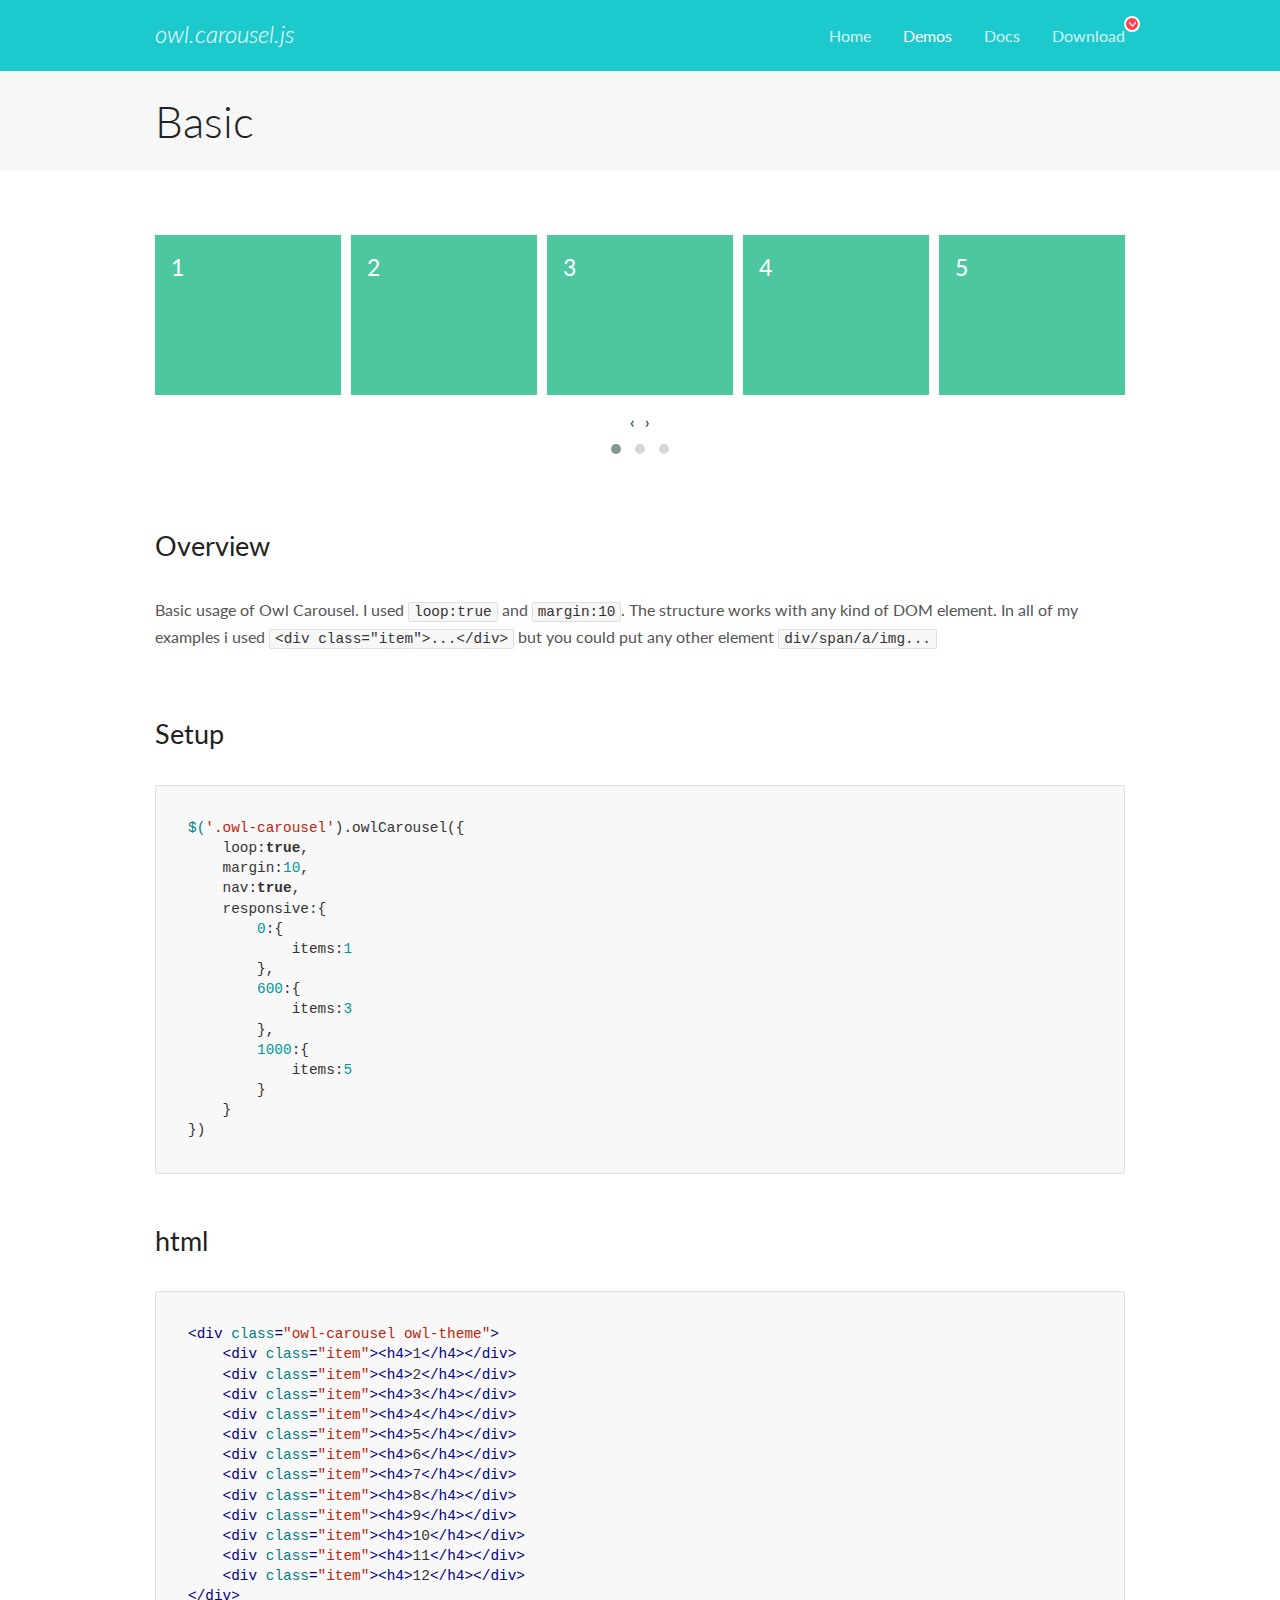
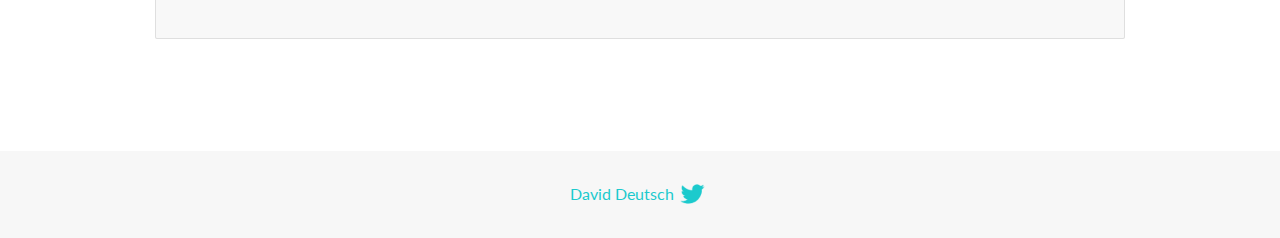
<file: OwlCarousel2-2.3.4/docs/demos/basic.html>
<!DOCTYPE html>
<html lang="en">
  <head>

    <!-- head -->
    <meta charset="utf-8">
    <meta name="msapplication-tap-highlight" content="no" />
    <meta name="viewport" content="width=device-width, initial-scale=1.0" />
    <meta name="description" content="Basic usage demo">
    <meta name="author" content="David Deutsch">
    <title>
      Basic Demo | Owl Carousel | 2.3.4
    </title>

    <!-- Stylesheets -->
    <link href='https://fonts.googleapis.com/css?family=Lato:300,400,700,400italic,300italic' rel='stylesheet' type='text/css'>
    <link rel="stylesheet" href="../assets/css/docs.theme.min.css">

    <!-- Owl Stylesheets -->
    <link rel="stylesheet" href="../assets/owlcarousel/assets/owl.carousel.min.css">
    <link rel="stylesheet" href="../assets/owlcarousel/assets/owl.theme.default.min.css">

    <!-- HTML5 shim and Respond.js IE8 support of HTML5 elements and media queries -->

    <!--[if lt IE 9]>
      <script src="https://oss.maxcdn.com/libs/html5shiv/3.7.0/html5shiv.js"></script>
      <script src="https://oss.maxcdn.com/libs/respond.js/1.3.0/respond.min.js"></script>
    <![endif]-->

    <!-- Favicons -->
    <link rel="apple-touch-icon-precomposed" sizes="144x144" href="../assets/ico/apple-touch-icon-144-precomposed.png">
    <link rel="shortcut icon" href="../assets/ico/favicon.png">
    <link rel="shortcut icon" href="favicon.ico">

    <!-- Yeah i know js should not be in header. Its required for demos.-->

    <!-- javascript -->
    <script src="../assets/vendors/jquery.min.js"></script>
    <script src="../assets/owlcarousel/owl.carousel.js"></script>
  </head>
  <body>

    <!-- header -->
    <header class="header">
      <div class="row">
        <div class="large-12 columns">
          <div class="brand left">
            <h3>
              <a href="/OwlCarousel2/">owl.carousel.js</a> 
            </h3>
          </div>
          <a id="toggle-nav" class="right">
            <span></span> <span></span> <span></span> 
          </a> 
          <div class="nav-bar">
            <ul class="clearfix">
              <li> <a href="/OwlCarousel2/index.html">Home</a>  </li>
              <li class="active">
                <a href="/OwlCarousel2/demos/demos.html">Demos</a> 
              </li>
              <li> <a href="/OwlCarousel2/docs/started-welcome.html">Docs</a>  </li>
              <li>
                <a href="https://github.com/OwlCarousel2/OwlCarousel2/archive/2.3.4.zip">Download</a> 
                <span class="download"></span> 
              </li>
            </ul>
          </div>
        </div>
      </div>
    </header>

    <!-- title -->
    <section class="title">
      <div class="row">
        <div class="large-12 columns">
          <h1>Basic</h1>
        </div>
      </div>
    </section>

    <!--  Demos -->
    <section id="demos">
      <div class="row">
        <div class="large-12 columns">
          <div class="owl-carousel owl-theme">
            <div class="item">
              <h4>1</h4>
            </div>
            <div class="item">
              <h4>2</h4>
            </div>
            <div class="item">
              <h4>3</h4>
            </div>
            <div class="item">
              <h4>4</h4>
            </div>
            <div class="item">
              <h4>5</h4>
            </div>
            <div class="item">
              <h4>6</h4>
            </div>
            <div class="item">
              <h4>7</h4>
            </div>
            <div class="item">
              <h4>8</h4>
            </div>
            <div class="item">
              <h4>9</h4>
            </div>
            <div class="item">
              <h4>10</h4>
            </div>
            <div class="item">
              <h4>11</h4>
            </div>
            <div class="item">
              <h4>12</h4>
            </div>
          </div>
          <h3 id="overview">Overview</h3>
          <p>Basic usage of Owl Carousel. I used <code>loop:true</code> and <code>margin:10</code>. The structure works with any kind of DOM element. In all of my examples i used <code>&lt;div class=&quot;item&quot;&gt;...&lt;/div&gt;</code> but you could
            put any other element <code>div/span/a/img...</code></p>
          <h3 id="setup">Setup</h3>
          <pre><code>$(&#39;.owl-carousel&#39;).owlCarousel({
    loop:true,
    margin:10,
    nav:true,
    responsive:{
        0:{
            items:1
        },
        600:{
            items:3
        },
        1000:{
            items:5
        }
    }
})</code></pre>
          <h3 id="html">html</h3>
          <pre><code>&lt;div class=&quot;owl-carousel owl-theme&quot;&gt;
    &lt;div class=&quot;item&quot;&gt;&lt;h4&gt;1&lt;/h4&gt;&lt;/div&gt;
    &lt;div class=&quot;item&quot;&gt;&lt;h4&gt;2&lt;/h4&gt;&lt;/div&gt;
    &lt;div class=&quot;item&quot;&gt;&lt;h4&gt;3&lt;/h4&gt;&lt;/div&gt;
    &lt;div class=&quot;item&quot;&gt;&lt;h4&gt;4&lt;/h4&gt;&lt;/div&gt;
    &lt;div class=&quot;item&quot;&gt;&lt;h4&gt;5&lt;/h4&gt;&lt;/div&gt;
    &lt;div class=&quot;item&quot;&gt;&lt;h4&gt;6&lt;/h4&gt;&lt;/div&gt;
    &lt;div class=&quot;item&quot;&gt;&lt;h4&gt;7&lt;/h4&gt;&lt;/div&gt;
    &lt;div class=&quot;item&quot;&gt;&lt;h4&gt;8&lt;/h4&gt;&lt;/div&gt;
    &lt;div class=&quot;item&quot;&gt;&lt;h4&gt;9&lt;/h4&gt;&lt;/div&gt;
    &lt;div class=&quot;item&quot;&gt;&lt;h4&gt;10&lt;/h4&gt;&lt;/div&gt;
    &lt;div class=&quot;item&quot;&gt;&lt;h4&gt;11&lt;/h4&gt;&lt;/div&gt;
    &lt;div class=&quot;item&quot;&gt;&lt;h4&gt;12&lt;/h4&gt;&lt;/div&gt;
&lt;/div&gt;</code></pre>
          <script>
            $(document).ready(function() {
              var owl = $('.owl-carousel');
              owl.owlCarousel({
                margin: 10,
                nav: true,
                loop: true,
                responsive: {
                  0: {
                    items: 1
                  },
                  600: {
                    items: 3
                  },
                  1000: {
                    items: 5
                  }
                }
              })
            })
          </script>
        </div>
      </div>
    </section>

    <!-- footer -->
    <footer class="footer">
      <div class="row">
        <div class="large-12 columns">
          <h5>
            <a href="/OwlCarousel2/docs/support-contact.html">David Deutsch</a> 
            <a id="custom-tweet-button" href="https://twitter.com/share?url=https://github.com/OwlCarousel2/OwlCarousel2&text=Owl Carousel - This is so awesome! " target="_blank"></a> 
          </h5>
        </div>
      </div>
    </footer>

    <!-- vendors -->
    <script src="../assets/vendors/highlight.js"></script>
    <script src="../assets/js/app.js"></script>
  </body>
</html>
</file>
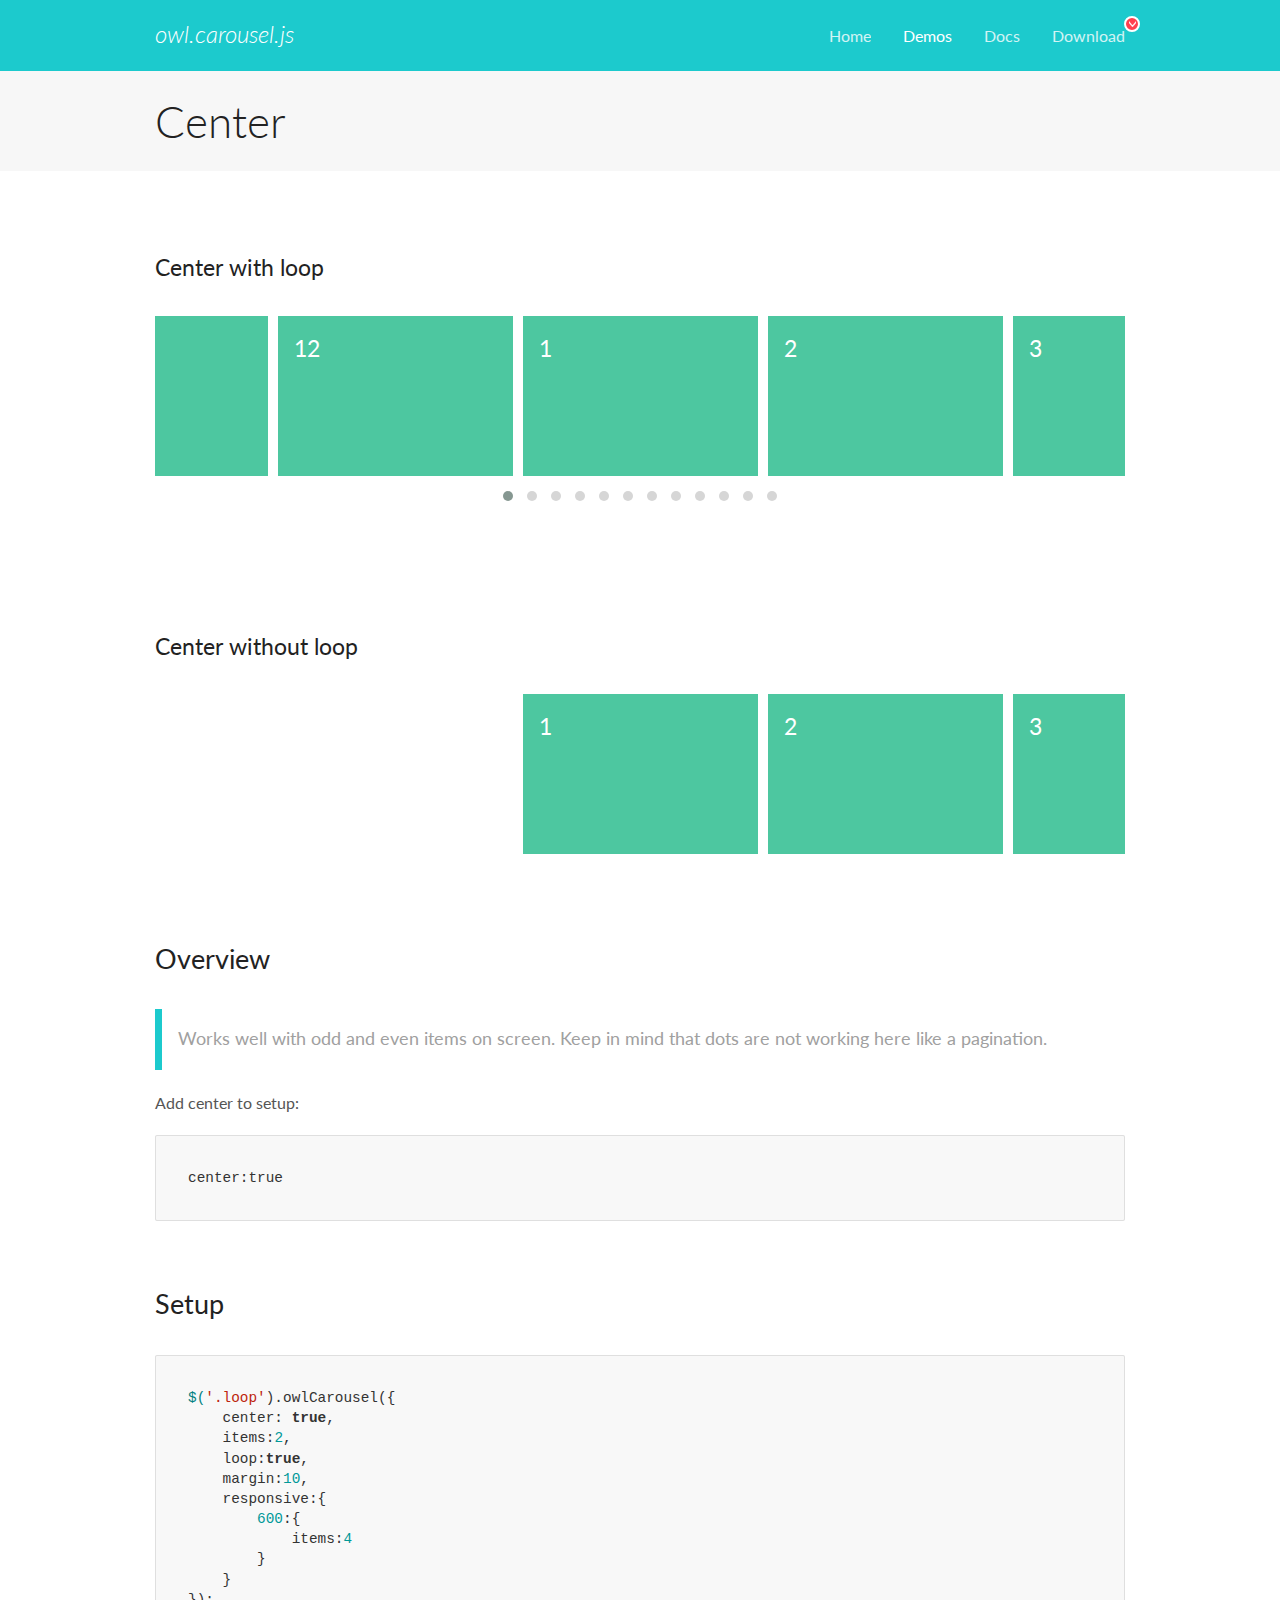
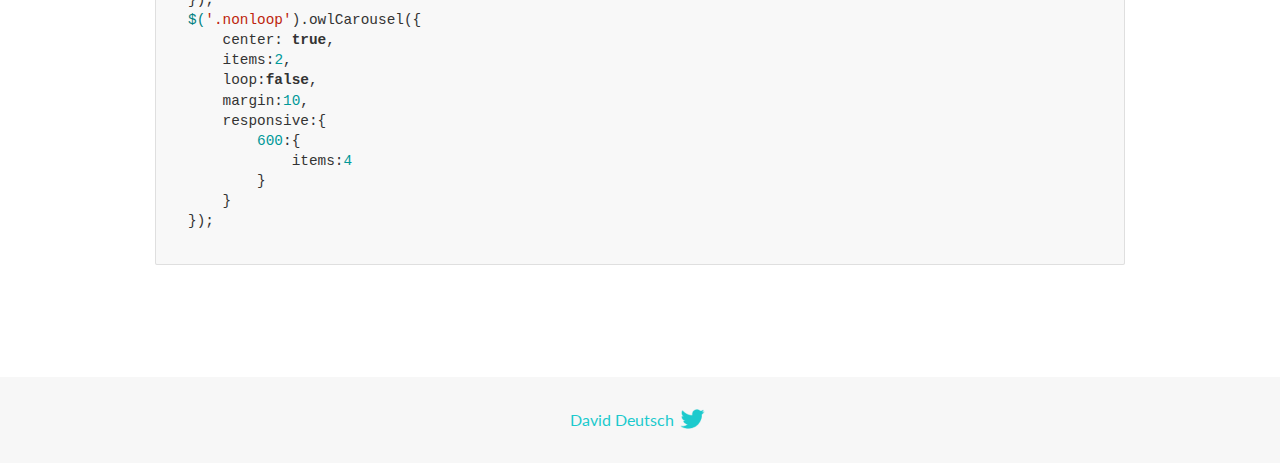
<file: OwlCarousel2-2.3.4/docs/demos/center.html>
<!DOCTYPE html>
<html lang="en">
  <head>

    <!-- head -->
    <meta charset="utf-8">
    <meta name="msapplication-tap-highlight" content="no" />
    <meta name="viewport" content="width=device-width, initial-scale=1.0" />
    <meta name="description" content="Center carousel">
    <meta name="author" content="David Deutsch">
    <title>
      Center Demo | Owl Carousel | 2.3.4
    </title>

    <!-- Stylesheets -->
    <link href='https://fonts.googleapis.com/css?family=Lato:300,400,700,400italic,300italic' rel='stylesheet' type='text/css'>
    <link rel="stylesheet" href="../assets/css/docs.theme.min.css">

    <!-- Owl Stylesheets -->
    <link rel="stylesheet" href="../assets/owlcarousel/assets/owl.carousel.min.css">
    <link rel="stylesheet" href="../assets/owlcarousel/assets/owl.theme.default.min.css">

    <!-- HTML5 shim and Respond.js IE8 support of HTML5 elements and media queries -->

    <!--[if lt IE 9]>
      <script src="https://oss.maxcdn.com/libs/html5shiv/3.7.0/html5shiv.js"></script>
      <script src="https://oss.maxcdn.com/libs/respond.js/1.3.0/respond.min.js"></script>
    <![endif]-->

    <!-- Favicons -->
    <link rel="apple-touch-icon-precomposed" sizes="144x144" href="../assets/ico/apple-touch-icon-144-precomposed.png">
    <link rel="shortcut icon" href="../assets/ico/favicon.png">
    <link rel="shortcut icon" href="favicon.ico">

    <!-- Yeah i know js should not be in header. Its required for demos.-->

    <!-- javascript -->
    <script src="../assets/vendors/jquery.min.js"></script>
    <script src="../assets/owlcarousel/owl.carousel.js"></script>
  </head>
  <body>

    <!-- header -->
    <header class="header">
      <div class="row">
        <div class="large-12 columns">
          <div class="brand left">
            <h3>
              <a href="/OwlCarousel2/">owl.carousel.js</a> 
            </h3>
          </div>
          <a id="toggle-nav" class="right">
            <span></span> <span></span> <span></span> 
          </a> 
          <div class="nav-bar">
            <ul class="clearfix">
              <li> <a href="/OwlCarousel2/index.html">Home</a>  </li>
              <li class="active">
                <a href="/OwlCarousel2/demos/demos.html">Demos</a> 
              </li>
              <li> <a href="/OwlCarousel2/docs/started-welcome.html">Docs</a>  </li>
              <li>
                <a href="https://github.com/OwlCarousel2/OwlCarousel2/archive/2.3.4.zip">Download</a> 
                <span class="download"></span> 
              </li>
            </ul>
          </div>
        </div>
      </div>
    </header>

    <!-- title -->
    <section class="title">
      <div class="row">
        <div class="large-12 columns">
          <h1>Center</h1>
        </div>
      </div>
    </section>

    <!--  Demos -->
    <section id="demos">
      <div class="row">
        <div class="large-12 columns">
          <h4 id="center-with-loop">Center with loop</h4>
          <div class="loop owl-carousel owl-theme">
            <div class="item">
              <h4>1</h4>
            </div>
            <div class="item">
              <h4>2</h4>
            </div>
            <div class="item">
              <h4>3</h4>
            </div>
            <div class="item">
              <h4>4</h4>
            </div>
            <div class="item">
              <h4>5</h4>
            </div>
            <div class="item">
              <h4>6</h4>
            </div>
            <div class="item">
              <h4>7</h4>
            </div>
            <div class="item">
              <h4>8</h4>
            </div>
            <div class="item">
              <h4>9</h4>
            </div>
            <div class="item">
              <h4>10</h4>
            </div>
            <div class="item">
              <h4>11</h4>
            </div>
            <div class="item">
              <h4>12</h4>
            </div>
          </div>
          <br>
          <h4 id="center-without-loop">Center without loop</h4>
          <div class="nonloop owl-carousel">
            <div class="item">
              <h4>1</h4>
            </div>
            <div class="item">
              <h4>2</h4>
            </div>
            <div class="item">
              <h4>3</h4>
            </div>
            <div class="item">
              <h4>4</h4>
            </div>
            <div class="item">
              <h4>5</h4>
            </div>
            <div class="item">
              <h4>6</h4>
            </div>
            <div class="item">
              <h4>7</h4>
            </div>
            <div class="item">
              <h4>8</h4>
            </div>
            <div class="item">
              <h4>9</h4>
            </div>
            <div class="item">
              <h4>10</h4>
            </div>
            <div class="item">
              <h4>11</h4>
            </div>
            <div class="item">
              <h4>12</h4>
            </div>
          </div>
          <h3 id="overview">Overview</h3>
          <blockquote>
            <p>Works well with odd and even items on screen. Keep in mind that dots are not working here like a pagination.</p>
          </blockquote>
          <p>Add center to setup:</p>
          <pre><code>center:true</code></pre>
          <h3 id="setup">Setup</h3>
          <pre><code>$(&#39;.loop&#39;).owlCarousel({
    center: true,
    items:2,
    loop:true,
    margin:10,
    responsive:{
        600:{
            items:4
        }
    }
});
$(&#39;.nonloop&#39;).owlCarousel({
    center: true,
    items:2,
    loop:false,
    margin:10,
    responsive:{
        600:{
            items:4
        }
    }
});</code></pre>
          <script>
            jQuery(document).ready(function($) {
              $('.loop').owlCarousel({
                center: true,
                items: 2,
                loop: true,
                margin: 10,
                responsive: {
                  600: {
                    items: 4
                  }
                }
              });
              $('.nonloop').owlCarousel({
                center: true,
                items: 2,
                loop: false,
                margin: 10,
                responsive: {
                  600: {
                    items: 4
                  }
                }
              });
            });
          </script>
        </div>
      </div>
    </section>

    <!-- footer -->
    <footer class="footer">
      <div class="row">
        <div class="large-12 columns">
          <h5>
            <a href="/OwlCarousel2/docs/support-contact.html">David Deutsch</a> 
            <a id="custom-tweet-button" href="https://twitter.com/share?url=https://github.com/OwlCarousel2/OwlCarousel2&text=Owl Carousel - This is so awesome! " target="_blank"></a> 
          </h5>
        </div>
      </div>
    </footer>

    <!-- vendors -->
    <script src="../assets/vendors/highlight.js"></script>
    <script src="../assets/js/app.js"></script>
  </body>
</html>
</file>
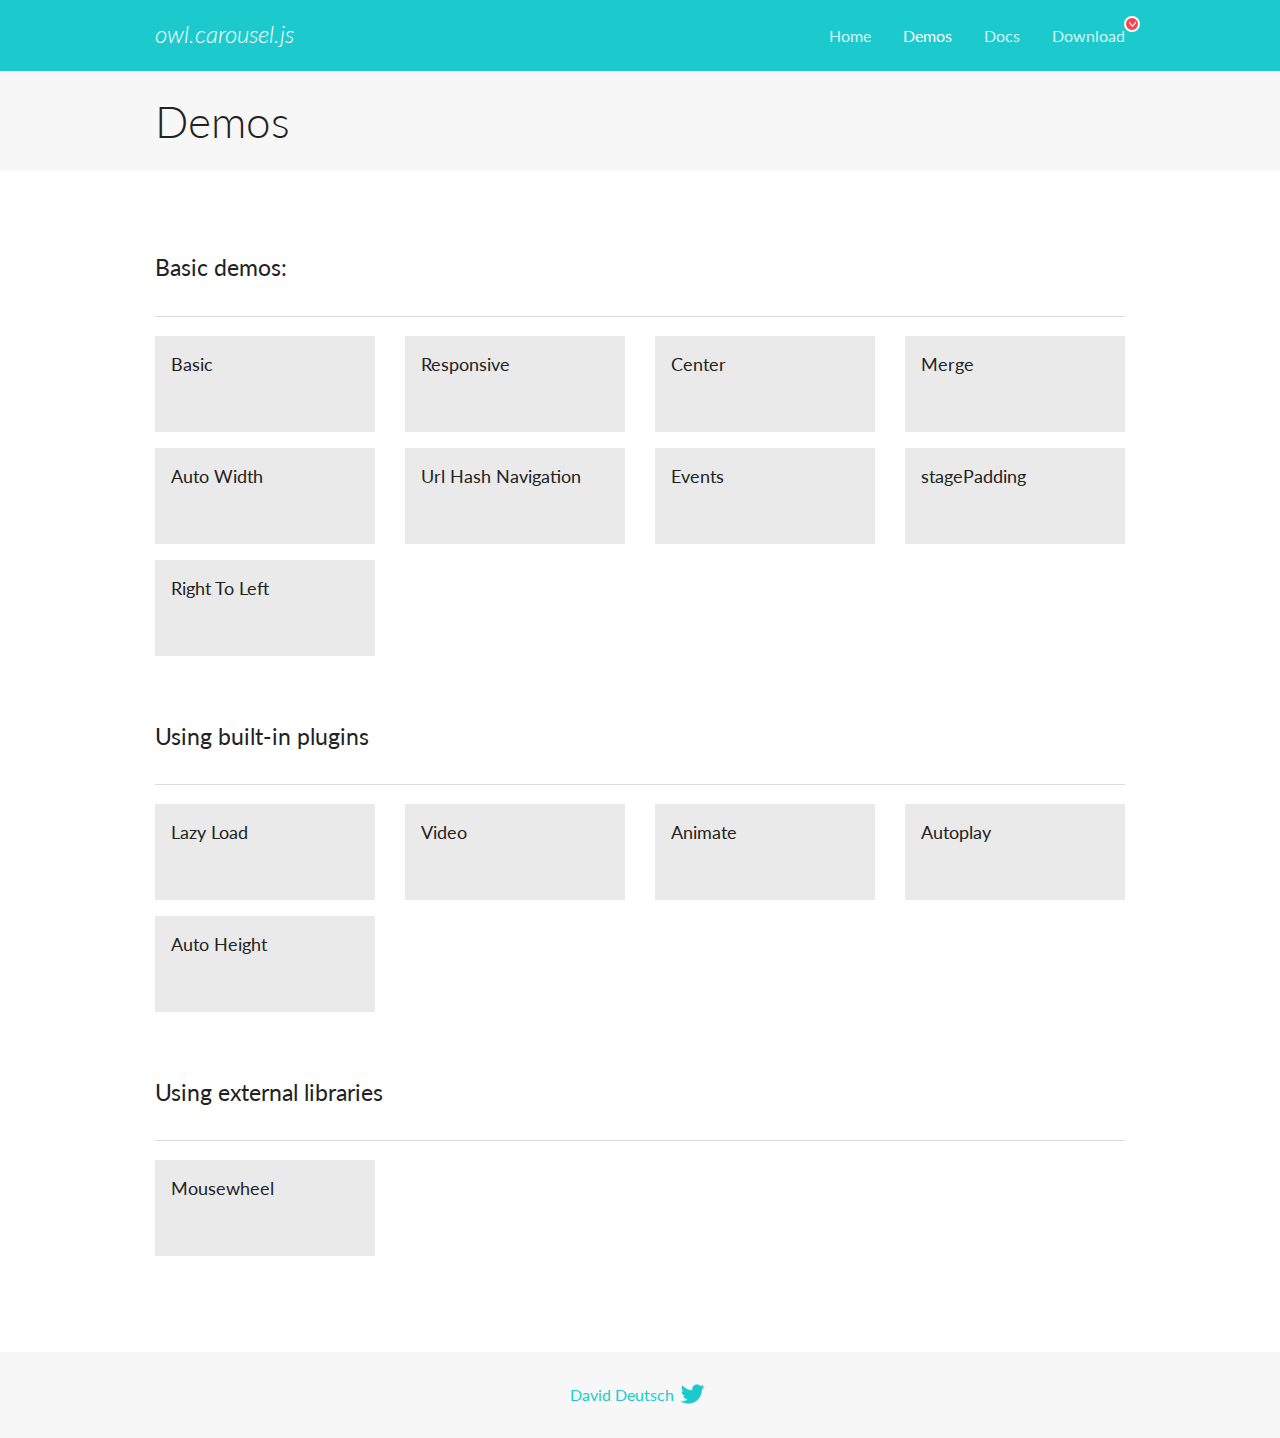
<file: OwlCarousel2-2.3.4/docs/demos/demos.html>
<!DOCTYPE html>
<html lang="en">
  <head>

    <!-- head -->
    <meta charset="utf-8">
    <meta name="msapplication-tap-highlight" content="no" />
    <meta name="viewport" content="width=device-width, initial-scale=1.0" />
    <meta name="description" content="A list of Owl Carousel examples.">
    <meta name="author" content="David Deutsch">
    <title>
      Demos | Owl Carousel | 2.3.4
    </title>

    <!-- Stylesheets -->
    <link href='https://fonts.googleapis.com/css?family=Lato:300,400,700,400italic,300italic' rel='stylesheet' type='text/css'>
    <link rel="stylesheet" href="../assets/css/docs.theme.min.css">

    <!-- Owl Stylesheets -->
    <link rel="stylesheet" href="../assets/owlcarousel/assets/owl.carousel.min.css">
    <link rel="stylesheet" href="../assets/owlcarousel/assets/owl.theme.default.min.css">

    <!-- HTML5 shim and Respond.js IE8 support of HTML5 elements and media queries -->

    <!--[if lt IE 9]>
      <script src="https://oss.maxcdn.com/libs/html5shiv/3.7.0/html5shiv.js"></script>
      <script src="https://oss.maxcdn.com/libs/respond.js/1.3.0/respond.min.js"></script>
    <![endif]-->

    <!-- Favicons -->
    <link rel="apple-touch-icon-precomposed" sizes="144x144" href="../assets/ico/apple-touch-icon-144-precomposed.png">
    <link rel="shortcut icon" href="../assets/ico/favicon.png">
    <link rel="shortcut icon" href="favicon.ico">

    <!-- Yeah i know js should not be in header. Its required for demos.-->

    <!-- javascript -->
    <script src="../assets/vendors/jquery.min.js"></script>
    <script src="../assets/owlcarousel/owl.carousel.js"></script>
  </head>
  <body>

    <!-- header -->
    <header class="header">
      <div class="row">
        <div class="large-12 columns">
          <div class="brand left">
            <h3>
              <a href="/OwlCarousel2/">owl.carousel.js</a> 
            </h3>
          </div>
          <a id="toggle-nav" class="right">
            <span></span> <span></span> <span></span> 
          </a> 
          <div class="nav-bar">
            <ul class="clearfix">
              <li> <a href="/OwlCarousel2/index.html">Home</a>  </li>
              <li class="active">
                <a href="/OwlCarousel2/demos/demos.html">Demos</a> 
              </li>
              <li> <a href="/OwlCarousel2/docs/started-welcome.html">Docs</a>  </li>
              <li>
                <a href="https://github.com/OwlCarousel2/OwlCarousel2/archive/2.3.4.zip">Download</a> 
                <span class="download"></span> 
              </li>
            </ul>
          </div>
        </div>
      </div>
    </header>

    <!-- title -->
    <section class="title">
      <div class="row">
        <div class="large-12 columns">
          <h1>Demos</h1>
        </div>
      </div>
    </section>

    <!--  Demos -->
    <section id="demos">
      <div class="row">
        <div class="large-12 columns">
          <h4 id="basic-demos-">Basic demos:</h4>
          <hr>
          <div class="demo-list">
            <div class="row">
              <div class="small-6 medium-4 large-3 columns">
                <a href="basic.html" class="demo-block">
                  <h5>Basic </h5>
                </a> 
              </div>
              <div class="small-6 medium-4 large-3 columns">
                <a href="responsive.html" class="demo-block">
                  <h5>Responsive </h5>
                </a> 
              </div>
              <div class="small-6 medium-4 large-3 columns">
                <a href="center.html" class="demo-block">
                  <h5>Center </h5>
                </a> 
              </div>
              <div class="small-6 medium-4 large-3 columns">
                <a href="merge.html" class="demo-block">
                  <h5>Merge </h5>
                </a> 
              </div>
              <div class="small-6 medium-4 large-3 columns">
                <a href="autowidth.html" class="demo-block">
                  <h5>Auto Width </h5>
                </a> 
              </div>
              <div class="small-6 medium-4 large-3 columns">
                <a href="urlhashnav.html" class="demo-block">
                  <h5>Url Hash Navigation </h5>
                </a> 
              </div>
              <div class="small-6 medium-4 large-3 columns">
                <a href="events.html" class="demo-block">
                  <h5>Events </h5>
                </a> 
              </div>
              <div class="small-6 medium-4 large-3 columns">
                <a href="stagepadding.html" class="demo-block">
                  <h5>stagePadding </h5>
                </a> 
              </div>
              <div class="small-6 medium-4 large-3 columns">
                <a href="rtl.html" class="demo-block">
                  <h5>Right To Left </h5>
                </a> 
              </div>
            </div>
          </div>
          <h4 id="using-built-in-plugins">Using built-in plugins</h4>
          <hr>
          <div class="demo-list">
            <div class="row">
              <div class="small-6 medium-4 large-3 columns">
                <a href="lazyLoad.html" class="demo-block">
                  <h5>Lazy Load </h5>
                </a> 
              </div>
              <div class="small-6 medium-4 large-3 columns">
                <a href="video.html" class="demo-block">
                  <h5>Video </h5>
                </a> 
              </div>
              <div class="small-6 medium-4 large-3 columns">
                <a href="animate.html" class="demo-block">
                  <h5>Animate </h5>
                </a> 
              </div>
              <div class="small-6 medium-4 large-3 columns">
                <a href="autoplay.html" class="demo-block">
                  <h5>Autoplay </h5>
                </a> 
              </div>
              <div class="small-6 medium-4 large-3 columns">
                <a href="autoheight.html" class="demo-block">
                  <h5>Auto Height </h5>
                </a> 
              </div>
            </div>
          </div>
          <h4 id="using-external-libraries">Using external libraries</h4>
          <hr>
          <div class="demo-list">
            <div class="row">
              <div class="small-6 medium-4 large-3 columns">
                <a href="mousewheel.html" class="demo-block">
                  <h5>Mousewheel </h5>
                </a> 
              </div>
            </div>
          </div>
        </div>
      </div>
    </section>

    <!-- footer -->
    <footer class="footer">
      <div class="row">
        <div class="large-12 columns">
          <h5>
            <a href="/OwlCarousel2/docs/support-contact.html">David Deutsch</a> 
            <a id="custom-tweet-button" href="https://twitter.com/share?url=https://github.com/OwlCarousel2/OwlCarousel2&text=Owl Carousel - This is so awesome! " target="_blank"></a> 
          </h5>
        </div>
      </div>
    </footer>

    <!-- vendors -->
    <script src="../assets/vendors/highlight.js"></script>
    <script src="../assets/js/app.js"></script>
  </body>
</html>
</file>
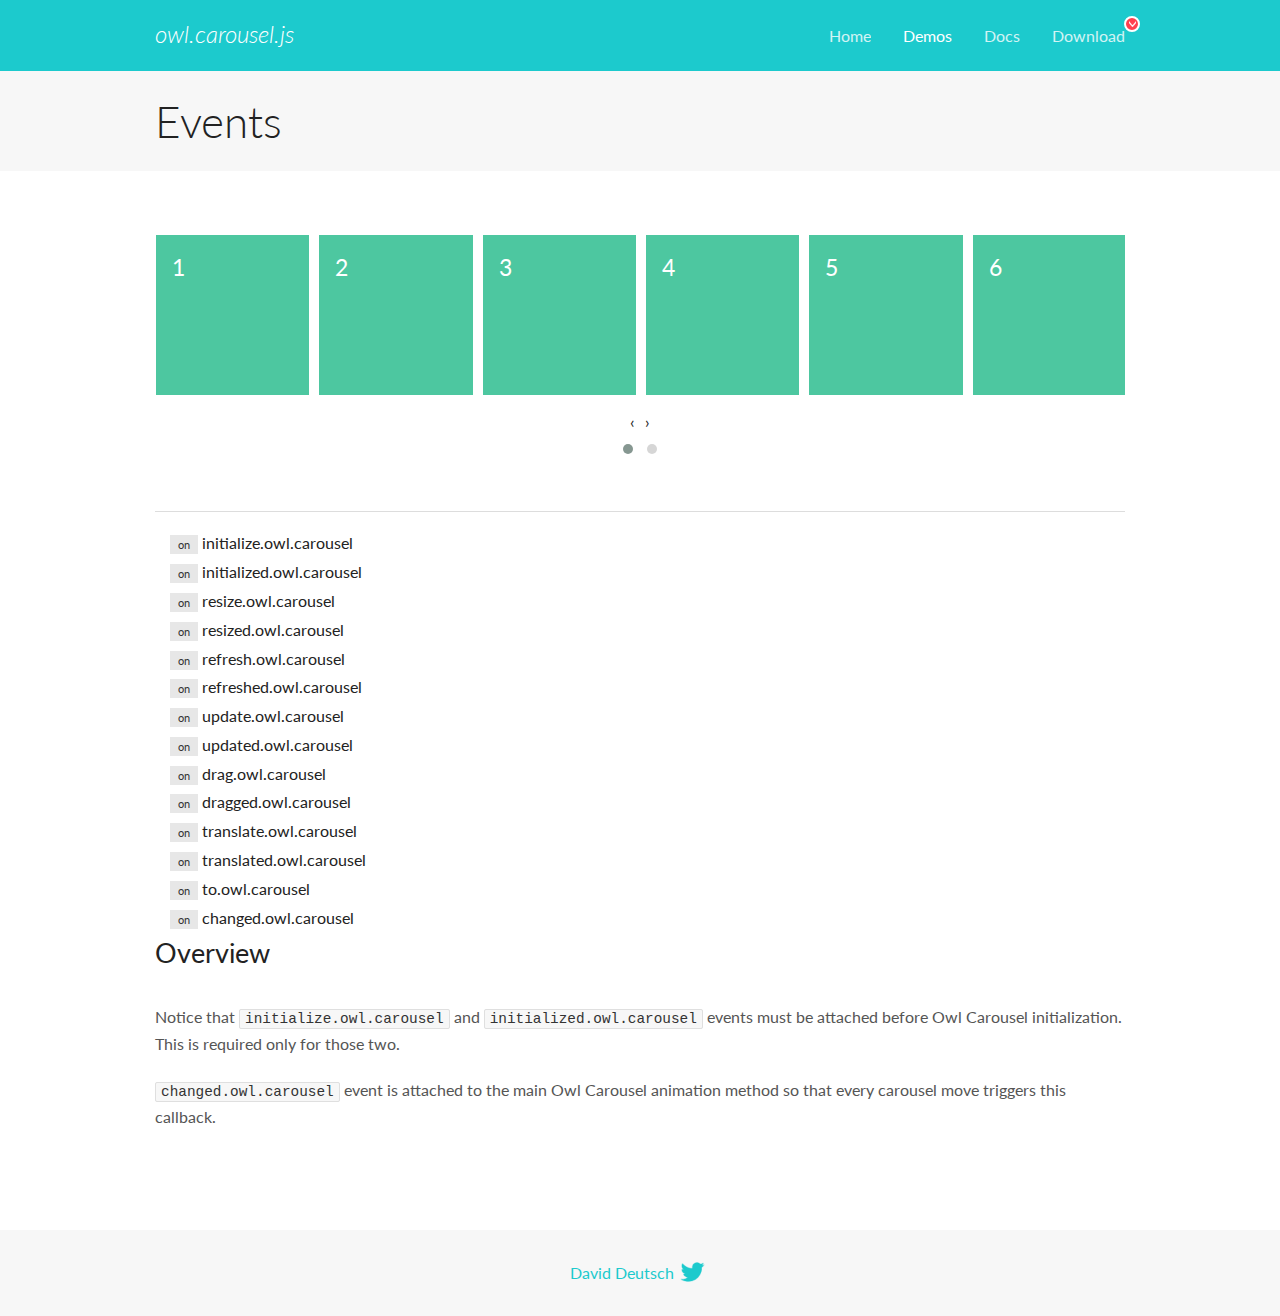
<file: OwlCarousel2-2.3.4/docs/demos/events.html>
<!DOCTYPE html>
<html lang="en">
  <head>

    <!-- head -->
    <meta charset="utf-8">
    <meta name="msapplication-tap-highlight" content="no" />
    <meta name="viewport" content="width=device-width, initial-scale=1.0" />
    <meta name="description" content="Events usage demo">
    <meta name="author" content="David Deutsch">
    <title>
      Events Demo | Owl Carousel | 2.3.4
    </title>

    <!-- Stylesheets -->
    <link href='https://fonts.googleapis.com/css?family=Lato:300,400,700,400italic,300italic' rel='stylesheet' type='text/css'>
    <link rel="stylesheet" href="../assets/css/docs.theme.min.css">

    <!-- Owl Stylesheets -->
    <link rel="stylesheet" href="../assets/owlcarousel/assets/owl.carousel.min.css">
    <link rel="stylesheet" href="../assets/owlcarousel/assets/owl.theme.default.min.css">

    <!-- HTML5 shim and Respond.js IE8 support of HTML5 elements and media queries -->

    <!--[if lt IE 9]>
      <script src="https://oss.maxcdn.com/libs/html5shiv/3.7.0/html5shiv.js"></script>
      <script src="https://oss.maxcdn.com/libs/respond.js/1.3.0/respond.min.js"></script>
    <![endif]-->

    <!-- Favicons -->
    <link rel="apple-touch-icon-precomposed" sizes="144x144" href="../assets/ico/apple-touch-icon-144-precomposed.png">
    <link rel="shortcut icon" href="../assets/ico/favicon.png">
    <link rel="shortcut icon" href="favicon.ico">

    <!-- Yeah i know js should not be in header. Its required for demos.-->

    <!-- javascript -->
    <script src="../assets/vendors/jquery.min.js"></script>
    <script src="../assets/owlcarousel/owl.carousel.js"></script>
  </head>
  <body>

    <!-- header -->
    <header class="header">
      <div class="row">
        <div class="large-12 columns">
          <div class="brand left">
            <h3>
              <a href="/OwlCarousel2/">owl.carousel.js</a> 
            </h3>
          </div>
          <a id="toggle-nav" class="right">
            <span></span> <span></span> <span></span> 
          </a> 
          <div class="nav-bar">
            <ul class="clearfix">
              <li> <a href="/OwlCarousel2/index.html">Home</a>  </li>
              <li class="active">
                <a href="/OwlCarousel2/demos/demos.html">Demos</a> 
              </li>
              <li> <a href="/OwlCarousel2/docs/started-welcome.html">Docs</a>  </li>
              <li>
                <a href="https://github.com/OwlCarousel2/OwlCarousel2/archive/2.3.4.zip">Download</a> 
                <span class="download"></span> 
              </li>
            </ul>
          </div>
        </div>
      </div>
    </header>

    <!-- title -->
    <section class="title">
      <div class="row">
        <div class="large-12 columns">
          <h1>Events</h1>
        </div>
      </div>
    </section>

    <!--  Demos -->
    <section id="demos">
      <div class="row">
        <div class="large-12 columns">
          <div class="owl-carousel owl-theme">
            <div class="item">
              <h4>1</h4>
            </div>
            <div class="item">
              <h4>2</h4>
            </div>
            <div class="item">
              <h4>3</h4>
            </div>
            <div class="item">
              <h4>4</h4>
            </div>
            <div class="item">
              <h4>5</h4>
            </div>
            <div class="item">
              <h4>6</h4>
            </div>
            <div class="item">
              <h4>7</h4>
            </div>
            <div class="item">
              <h4>8</h4>
            </div>
            <div class="item">
              <h4>9</h4>
            </div>
            <div class="item">
              <h4>10</h4>
            </div>
            <div class="item">
              <h4>11</h4>
            </div>
            <div class="item">
              <h4>12</h4>
            </div>
          </div>
          <hr>
          <div class="large-12 columns callbacks">
            <div><span class="label secondary initialize">on</span>  initialize.owl.carousel </div>
            <div><span class="label secondary initialized">on</span>  initialized.owl.carousel </div>
            <div><span class="label secondary resize">on</span>  resize.owl.carousel </div>
            <div><span class="label secondary resized">on</span>  resized.owl.carousel </div>
            <div><span class="label secondary refresh">on</span>  refresh.owl.carousel </div>
            <div><span class="label secondary refreshed">on</span>  refreshed.owl.carousel </div>
            <div><span class="label secondary update">on</span>  update.owl.carousel </div>
            <div><span class="label secondary updated">on</span>  updated.owl.carousel </div>
            <div><span class="label secondary drag">on</span>  drag.owl.carousel </div>
            <div><span class="label secondary dragged">on</span>  dragged.owl.carousel </div>
            <div><span class="label secondary translate">on</span>  translate.owl.carousel </div>
            <div><span class="label secondary translated">on</span>  translated.owl.carousel </div>
            <div><span class="label secondary to">on</span>  to.owl.carousel </div>
            <div><span class="label secondary changed">on</span>  changed.owl.carousel </div>
          </div>
          <h3 id="overview">Overview</h3>
          <p>Notice that <code>initialize.owl.carousel</code> and <code>initialized.owl.carousel</code> events must be attached before Owl Carousel initialization. This is required only for those two.</p>
          <p><code>changed.owl.carousel</code> event is attached to the main Owl Carousel animation method so that every carousel move triggers this callback.</p>
          <script>
            jQuery(document).ready(function($) {
              var owl = $('.owl-carousel');
              owl.on('initialize.owl.carousel initialized.owl.carousel ' +
                'initialize.owl.carousel initialize.owl.carousel ' +
                'resize.owl.carousel resized.owl.carousel ' +
                'refresh.owl.carousel refreshed.owl.carousel ' +
                'update.owl.carousel updated.owl.carousel ' +
                'drag.owl.carousel dragged.owl.carousel ' +
                'translate.owl.carousel translated.owl.carousel ' +
                'to.owl.carousel changed.owl.carousel',
                function(e) {
                  $('.' + e.type)
                    .removeClass('secondary')
                    .addClass('success');
                  window.setTimeout(function() {
                    $('.' + e.type)
                      .removeClass('success')
                      .addClass('secondary');
                  }, 500);
                });
              owl.owlCarousel({
                loop: true,
                nav: true,
                lazyLoad: true,
                margin: 10,
                video: true,
                responsive: {
                  0: {
                    items: 1
                  },
                  600: {
                    items: 3
                  },
                  960: {
                    items: 5,
                  },
                  1200: {
                    items: 6
                  }
                }
              });
            });
          </script>
        </div>
      </div>
    </section>

    <!-- footer -->
    <footer class="footer">
      <div class="row">
        <div class="large-12 columns">
          <h5>
            <a href="/OwlCarousel2/docs/support-contact.html">David Deutsch</a> 
            <a id="custom-tweet-button" href="https://twitter.com/share?url=https://github.com/OwlCarousel2/OwlCarousel2&text=Owl Carousel - This is so awesome! " target="_blank"></a> 
          </h5>
        </div>
      </div>
    </footer>

    <!-- vendors -->
    <script src="../assets/vendors/highlight.js"></script>
    <script src="../assets/js/app.js"></script>
  </body>
</html>
</file>
<file: css/style.css>
@import url("https://fonts.googleapis.com/css2?family=Montserrat:ital,wght@0,100;0,200;0,400;0,600;1,800&family=Source+Sans+Pro:wght@200;300;400;600&display=swap");
body {
  background-image: -webkit-gradient(linear, left top, left bottom, from(#e3eeec), color-stop(#e6f2ed), color-stop(#ebf5ee), color-stop(#f0f8ee), to(#f7fbef));
  background-image: linear-gradient(to bottom, #e3eeec, #e6f2ed, #ebf5ee, #f0f8ee, #f7fbef);
}

.rectangle {
  height: 500px;
  width: 1000px;
  background-color: #1C3A27;
  border-radius: 20px;
}

/*!
 * Bootstrap v5.1.3 (https://getbootstrap.com/)
 * Copyright 2011-2021 The Bootstrap Authors
 * Copyright 2011-2021 Twitter, Inc.
 * Licensed under MIT (https://github.com/twbs/bootstrap/blob/main/LICENSE)
 */
:root {
  --bs-blue: #0d6efd;
  --bs-indigo: #6610f2;
  --bs-purple: #6f42c1;
  --bs-pink: #d63384;
  --bs-red: #dc3545;
  --bs-orange: #fd7e14;
  --bs-yellow: #ffc107;
  --bs-green: #198754;
  --bs-teal: #20c997;
  --bs-cyan: #0dcaf0;
  --bs-white: #fff;
  --bs-gray: #6c757d;
  --bs-gray-dark: #343a40;
  --bs-gray-100: #f8f9fa;
  --bs-gray-200: #e9ecef;
  --bs-gray-300: #dee2e6;
  --bs-gray-400: #ced4da;
  --bs-gray-500: #adb5bd;
  --bs-gray-600: #6c757d;
  --bs-gray-700: #495057;
  --bs-gray-800: #343a40;
  --bs-gray-900: #212529;
  --bs-primary: #53C351;
  --bs-secondary: #6c757d;
  --bs-success: #198754;
  --bs-info: #0dcaf0;
  --bs-warning: #ffc107;
  --bs-danger: #dc3545;
  --bs-light: #f8f9fa;
  --bs-dark: #212529;
  --bs-primary-rgb: 83, 195, 81;
  --bs-secondary-rgb: 108, 117, 125;
  --bs-success-rgb: 25, 135, 84;
  --bs-info-rgb: 13, 202, 240;
  --bs-warning-rgb: 255, 193, 7;
  --bs-danger-rgb: 220, 53, 69;
  --bs-light-rgb: 248, 249, 250;
  --bs-dark-rgb: 33, 37, 41;
  --bs-white-rgb: 255, 255, 255;
  --bs-black-rgb: 0, 0, 0;
  --bs-body-color-rgb: 33, 37, 41;
  --bs-body-bg-rgb: 255, 255, 255;
  --bs-font-sans-serif: "Montserrat", "Source Sans Pro", sans-serif;
  --bs-font-monospace: SFMono-Regular, Menlo, Monaco, Consolas, "Liberation Mono", "Courier New", monospace;
  --bs-gradient: linear-gradient(180deg, rgba(255, 255, 255, 0.15), rgba(255, 255, 255, 0));
  --bs-body-font-family: var(--bs-font-sans-serif);
  --bs-body-font-size: 1rem;
  --bs-body-font-weight: 400;
  --bs-body-line-height: 1.5;
  --bs-body-color: #212529;
  --bs-body-bg: #fff;
}

*,
*::before,
*::after {
  -webkit-box-sizing: border-box;
          box-sizing: border-box;
}

@media (prefers-reduced-motion: no-preference) {
  :root {
    scroll-behavior: smooth;
  }
}

body {
  margin: 0;
  font-family: var(--bs-body-font-family);
  font-size: var(--bs-body-font-size);
  font-weight: var(--bs-body-font-weight);
  line-height: var(--bs-body-line-height);
  color: var(--bs-body-color);
  text-align: var(--bs-body-text-align);
  background-color: var(--bs-body-bg);
  -webkit-text-size-adjust: 100%;
  -webkit-tap-highlight-color: rgba(0, 0, 0, 0);
}

hr {
  margin: 1rem 0;
  color: inherit;
  background-color: currentColor;
  border: 0;
  opacity: 0.25;
}

hr:not([size]) {
  height: 1px;
}

h1, .h1, h2, .h2, h3, .h3, h4, .h4, h5, .h5, h6, .h6 {
  margin-top: 0;
  margin-bottom: 0.5rem;
  font-weight: 500;
  line-height: 1.2;
}

h1, .h1 {
  font-size: calc(1.375rem + 1.5vw);
}

@media (min-width: 1200px) {
  h1, .h1 {
    font-size: 2.5rem;
  }
}

h2, .h2 {
  font-size: calc(1.325rem + 0.9vw);
}

@media (min-width: 1200px) {
  h2, .h2 {
    font-size: 2rem;
  }
}

h3, .h3 {
  font-size: calc(1.3rem + 0.6vw);
}

@media (min-width: 1200px) {
  h3, .h3 {
    font-size: 1.75rem;
  }
}

h4, .h4 {
  font-size: calc(1.275rem + 0.3vw);
}

@media (min-width: 1200px) {
  h4, .h4 {
    font-size: 1.5rem;
  }
}

h5, .h5 {
  font-size: 1.25rem;
}

h6, .h6 {
  font-size: 1rem;
}

p {
  margin-top: 0;
  margin-bottom: 1rem;
}

abbr[title],
abbr[data-bs-original-title] {
  -webkit-text-decoration: underline dotted;
          text-decoration: underline dotted;
  cursor: help;
  text-decoration-skip-ink: none;
}

address {
  margin-bottom: 1rem;
  font-style: normal;
  line-height: inherit;
}

ol,
ul {
  padding-left: 2rem;
}

ol,
ul,
dl {
  margin-top: 0;
  margin-bottom: 1rem;
}

ol ol,
ul ul,
ol ul,
ul ol {
  margin-bottom: 0;
}

dt {
  font-weight: 700;
}

dd {
  margin-bottom: .5rem;
  margin-left: 0;
}

blockquote {
  margin: 0 0 1rem;
}

b,
strong {
  font-weight: bolder;
}

small, .small {
  font-size: 0.875em;
}

mark, .mark {
  padding: 0.2em;
  background-color: #fcf8e3;
}

sub,
sup {
  position: relative;
  font-size: 0.75em;
  line-height: 0;
  vertical-align: baseline;
}

sub {
  bottom: -.25em;
}

sup {
  top: -.5em;
}

a {
  color: #53C351;
  text-decoration: underline;
}

a:hover {
  color: #429c41;
}

a:not([href]):not([class]), a:not([href]):not([class]):hover {
  color: inherit;
  text-decoration: none;
}

pre,
code,
kbd,
samp {
  font-family: var(--bs-font-monospace);
  font-size: 1em;
  direction: ltr /* rtl:ignore */;
  unicode-bidi: bidi-override;
}

pre {
  display: block;
  margin-top: 0;
  margin-bottom: 1rem;
  overflow: auto;
  font-size: 0.875em;
}

pre code {
  font-size: inherit;
  color: inherit;
  word-break: normal;
}

code {
  font-size: 0.875em;
  color: #d63384;
  word-wrap: break-word;
}

a > code {
  color: inherit;
}

kbd {
  padding: 0.2rem 0.4rem;
  font-size: 0.875em;
  color: #fff;
  background-color: #212529;
  border-radius: 0.2rem;
}

kbd kbd {
  padding: 0;
  font-size: 1em;
  font-weight: 700;
}

figure {
  margin: 0 0 1rem;
}

img,
svg {
  vertical-align: middle;
}

table {
  caption-side: bottom;
  border-collapse: collapse;
}

caption {
  padding-top: 0.5rem;
  padding-bottom: 0.5rem;
  color: #6c757d;
  text-align: left;
}

th {
  text-align: inherit;
  text-align: -webkit-match-parent;
}

thead,
tbody,
tfoot,
tr,
td,
th {
  border-color: inherit;
  border-style: solid;
  border-width: 0;
}

label {
  display: inline-block;
}

button {
  border-radius: 0;
}

button:focus:not(:focus-visible) {
  outline: 0;
}

input,
button,
select,
optgroup,
textarea {
  margin: 0;
  font-family: inherit;
  font-size: inherit;
  line-height: inherit;
}

button,
select {
  text-transform: none;
}

[role="button"] {
  cursor: pointer;
}

select {
  word-wrap: normal;
}

select:disabled {
  opacity: 1;
}

[list]::-webkit-calendar-picker-indicator {
  display: none;
}

button,
[type="button"],
[type="reset"],
[type="submit"] {
  -webkit-appearance: button;
}

button:not(:disabled),
[type="button"]:not(:disabled),
[type="reset"]:not(:disabled),
[type="submit"]:not(:disabled) {
  cursor: pointer;
}

::-moz-focus-inner {
  padding: 0;
  border-style: none;
}

textarea {
  resize: vertical;
}

fieldset {
  min-width: 0;
  padding: 0;
  margin: 0;
  border: 0;
}

legend {
  float: left;
  width: 100%;
  padding: 0;
  margin-bottom: 0.5rem;
  font-size: calc(1.275rem + 0.3vw);
  line-height: inherit;
}

@media (min-width: 1200px) {
  legend {
    font-size: 1.5rem;
  }
}

legend + * {
  clear: left;
}

::-webkit-datetime-edit-fields-wrapper,
::-webkit-datetime-edit-text,
::-webkit-datetime-edit-minute,
::-webkit-datetime-edit-hour-field,
::-webkit-datetime-edit-day-field,
::-webkit-datetime-edit-month-field,
::-webkit-datetime-edit-year-field {
  padding: 0;
}

::-webkit-inner-spin-button {
  height: auto;
}

[type="search"] {
  outline-offset: -2px;
  -webkit-appearance: textfield;
}

/* rtl:raw:
[type="tel"],
[type="url"],
[type="email"],
[type="number"] {
  direction: ltr;
}
*/
::-webkit-search-decoration {
  -webkit-appearance: none;
}

::-webkit-color-swatch-wrapper {
  padding: 0;
}

::file-selector-button {
  font: inherit;
}

::-webkit-file-upload-button {
  font: inherit;
  -webkit-appearance: button;
}

output {
  display: inline-block;
}

iframe {
  border: 0;
}

summary {
  display: list-item;
  cursor: pointer;
}

progress {
  vertical-align: baseline;
}

[hidden] {
  display: none !important;
}

.lead {
  font-size: 1.25rem;
  font-weight: 300;
}

.display-1 {
  font-size: calc(1.625rem + 4.5vw);
  font-weight: 300;
  line-height: 1.2;
}

@media (min-width: 1200px) {
  .display-1 {
    font-size: 5rem;
  }
}

.display-2 {
  font-size: calc(1.575rem + 3.9vw);
  font-weight: 300;
  line-height: 1.2;
}

@media (min-width: 1200px) {
  .display-2 {
    font-size: 4.5rem;
  }
}

.display-3 {
  font-size: calc(1.525rem + 3.3vw);
  font-weight: 300;
  line-height: 1.2;
}

@media (min-width: 1200px) {
  .display-3 {
    font-size: 4rem;
  }
}

.display-4 {
  font-size: calc(1.475rem + 2.7vw);
  font-weight: 300;
  line-height: 1.2;
}

@media (min-width: 1200px) {
  .display-4 {
    font-size: 3.5rem;
  }
}

.display-5 {
  font-size: calc(1.425rem + 2.1vw);
  font-weight: 300;
  line-height: 1.2;
}

@media (min-width: 1200px) {
  .display-5 {
    font-size: 3rem;
  }
}

.display-6 {
  font-size: calc(1.375rem + 1.5vw);
  font-weight: 300;
  line-height: 1.2;
}

@media (min-width: 1200px) {
  .display-6 {
    font-size: 2.5rem;
  }
}

.list-unstyled {
  padding-left: 0;
  list-style: none;
}

.list-inline {
  padding-left: 0;
  list-style: none;
}

.list-inline-item {
  display: inline-block;
}

.list-inline-item:not(:last-child) {
  margin-right: 0.5rem;
}

.initialism {
  font-size: 0.875em;
  text-transform: uppercase;
}

.blockquote {
  margin-bottom: 1rem;
  font-size: 1.25rem;
}

.blockquote > :last-child {
  margin-bottom: 0;
}

.blockquote-footer {
  margin-top: -1rem;
  margin-bottom: 1rem;
  font-size: 0.875em;
  color: #6c757d;
}

.blockquote-footer::before {
  content: "\2014\00A0";
}

.img-fluid {
  max-width: 100%;
  height: auto;
}

.img-thumbnail {
  padding: 0.25rem;
  background-color: #fff;
  border: 1px solid #dee2e6;
  border-radius: 0.25rem;
  max-width: 100%;
  height: auto;
}

.figure {
  display: inline-block;
}

.figure-img {
  margin-bottom: 0.5rem;
  line-height: 1;
}

.figure-caption {
  font-size: 0.875em;
  color: #6c757d;
}

.container,
.container-fluid,
.container-sm,
.container-md,
.container-lg,
.container-xl,
.container-xxl {
  width: 100%;
  padding-right: var(--bs-gutter-x, 0.75rem);
  padding-left: var(--bs-gutter-x, 0.75rem);
  margin-right: auto;
  margin-left: auto;
}

@media (min-width: 576px) {
  .container, .container-sm {
    max-width: 540px;
  }
}

@media (min-width: 768px) {
  .container, .container-sm, .container-md {
    max-width: 720px;
  }
}

@media (min-width: 992px) {
  .container, .container-sm, .container-md, .container-lg {
    max-width: 960px;
  }
}

@media (min-width: 1200px) {
  .container, .container-sm, .container-md, .container-lg, .container-xl {
    max-width: 1140px;
  }
}

@media (min-width: 1400px) {
  .container, .container-sm, .container-md, .container-lg, .container-xl, .container-xxl {
    max-width: 1320px;
  }
}

.row {
  --bs-gutter-x: 1.5rem;
  --bs-gutter-y: 0;
  display: -webkit-box;
  display: -ms-flexbox;
  display: flex;
  -ms-flex-wrap: wrap;
      flex-wrap: wrap;
  margin-top: calc(-1 * var(--bs-gutter-y));
  margin-right: calc(-.5 * var(--bs-gutter-x));
  margin-left: calc(-.5 * var(--bs-gutter-x));
}

.row > * {
  -ms-flex-negative: 0;
      flex-shrink: 0;
  width: 100%;
  max-width: 100%;
  padding-right: calc(var(--bs-gutter-x) * .5);
  padding-left: calc(var(--bs-gutter-x) * .5);
  margin-top: var(--bs-gutter-y);
}

.col {
  -webkit-box-flex: 1;
      -ms-flex: 1 0 0%;
          flex: 1 0 0%;
}

.row-cols-auto > * {
  -webkit-box-flex: 0;
      -ms-flex: 0 0 auto;
          flex: 0 0 auto;
  width: auto;
}

.row-cols-1 > * {
  -webkit-box-flex: 0;
      -ms-flex: 0 0 auto;
          flex: 0 0 auto;
  width: 100%;
}

.row-cols-2 > * {
  -webkit-box-flex: 0;
      -ms-flex: 0 0 auto;
          flex: 0 0 auto;
  width: 50%;
}

.row-cols-3 > * {
  -webkit-box-flex: 0;
      -ms-flex: 0 0 auto;
          flex: 0 0 auto;
  width: 33.33333%;
}

.row-cols-4 > * {
  -webkit-box-flex: 0;
      -ms-flex: 0 0 auto;
          flex: 0 0 auto;
  width: 25%;
}

.row-cols-5 > * {
  -webkit-box-flex: 0;
      -ms-flex: 0 0 auto;
          flex: 0 0 auto;
  width: 20%;
}

.row-cols-6 > * {
  -webkit-box-flex: 0;
      -ms-flex: 0 0 auto;
          flex: 0 0 auto;
  width: 16.66667%;
}

.col-auto {
  -webkit-box-flex: 0;
      -ms-flex: 0 0 auto;
          flex: 0 0 auto;
  width: auto;
}

.col-1 {
  -webkit-box-flex: 0;
      -ms-flex: 0 0 auto;
          flex: 0 0 auto;
  width: 8.33333%;
}

.col-2 {
  -webkit-box-flex: 0;
      -ms-flex: 0 0 auto;
          flex: 0 0 auto;
  width: 16.66667%;
}

.col-3 {
  -webkit-box-flex: 0;
      -ms-flex: 0 0 auto;
          flex: 0 0 auto;
  width: 25%;
}

.col-4 {
  -webkit-box-flex: 0;
      -ms-flex: 0 0 auto;
          flex: 0 0 auto;
  width: 33.33333%;
}

.col-5 {
  -webkit-box-flex: 0;
      -ms-flex: 0 0 auto;
          flex: 0 0 auto;
  width: 41.66667%;
}

.col-6 {
  -webkit-box-flex: 0;
      -ms-flex: 0 0 auto;
          flex: 0 0 auto;
  width: 50%;
}

.col-7 {
  -webkit-box-flex: 0;
      -ms-flex: 0 0 auto;
          flex: 0 0 auto;
  width: 58.33333%;
}

.col-8 {
  -webkit-box-flex: 0;
      -ms-flex: 0 0 auto;
          flex: 0 0 auto;
  width: 66.66667%;
}

.col-9 {
  -webkit-box-flex: 0;
      -ms-flex: 0 0 auto;
          flex: 0 0 auto;
  width: 75%;
}

.col-10 {
  -webkit-box-flex: 0;
      -ms-flex: 0 0 auto;
          flex: 0 0 auto;
  width: 83.33333%;
}

.col-11 {
  -webkit-box-flex: 0;
      -ms-flex: 0 0 auto;
          flex: 0 0 auto;
  width: 91.66667%;
}

.col-12 {
  -webkit-box-flex: 0;
      -ms-flex: 0 0 auto;
          flex: 0 0 auto;
  width: 100%;
}

.offset-1 {
  margin-left: 8.33333%;
}

.offset-2 {
  margin-left: 16.66667%;
}

.offset-3 {
  margin-left: 25%;
}

.offset-4 {
  margin-left: 33.33333%;
}

.offset-5 {
  margin-left: 41.66667%;
}

.offset-6 {
  margin-left: 50%;
}

.offset-7 {
  margin-left: 58.33333%;
}

.offset-8 {
  margin-left: 66.66667%;
}

.offset-9 {
  margin-left: 75%;
}

.offset-10 {
  margin-left: 83.33333%;
}

.offset-11 {
  margin-left: 91.66667%;
}

.g-0,
.gx-0 {
  --bs-gutter-x: 0;
}

.g-0,
.gy-0 {
  --bs-gutter-y: 0;
}

.g-1,
.gx-1 {
  --bs-gutter-x: 0.25rem;
}

.g-1,
.gy-1 {
  --bs-gutter-y: 0.25rem;
}

.g-2,
.gx-2 {
  --bs-gutter-x: 0.5rem;
}

.g-2,
.gy-2 {
  --bs-gutter-y: 0.5rem;
}

.g-3,
.gx-3 {
  --bs-gutter-x: 1rem;
}

.g-3,
.gy-3 {
  --bs-gutter-y: 1rem;
}

.g-4,
.gx-4 {
  --bs-gutter-x: 1.5rem;
}

.g-4,
.gy-4 {
  --bs-gutter-y: 1.5rem;
}

.g-5,
.gx-5 {
  --bs-gutter-x: 3rem;
}

.g-5,
.gy-5 {
  --bs-gutter-y: 3rem;
}

@media (min-width: 576px) {
  .col-sm {
    -webkit-box-flex: 1;
        -ms-flex: 1 0 0%;
            flex: 1 0 0%;
  }
  .row-cols-sm-auto > * {
    -webkit-box-flex: 0;
        -ms-flex: 0 0 auto;
            flex: 0 0 auto;
    width: auto;
  }
  .row-cols-sm-1 > * {
    -webkit-box-flex: 0;
        -ms-flex: 0 0 auto;
            flex: 0 0 auto;
    width: 100%;
  }
  .row-cols-sm-2 > * {
    -webkit-box-flex: 0;
        -ms-flex: 0 0 auto;
            flex: 0 0 auto;
    width: 50%;
  }
  .row-cols-sm-3 > * {
    -webkit-box-flex: 0;
        -ms-flex: 0 0 auto;
            flex: 0 0 auto;
    width: 33.33333%;
  }
  .row-cols-sm-4 > * {
    -webkit-box-flex: 0;
        -ms-flex: 0 0 auto;
            flex: 0 0 auto;
    width: 25%;
  }
  .row-cols-sm-5 > * {
    -webkit-box-flex: 0;
        -ms-flex: 0 0 auto;
            flex: 0 0 auto;
    width: 20%;
  }
  .row-cols-sm-6 > * {
    -webkit-box-flex: 0;
        -ms-flex: 0 0 auto;
            flex: 0 0 auto;
    width: 16.66667%;
  }
  .col-sm-auto {
    -webkit-box-flex: 0;
        -ms-flex: 0 0 auto;
            flex: 0 0 auto;
    width: auto;
  }
  .col-sm-1 {
    -webkit-box-flex: 0;
        -ms-flex: 0 0 auto;
            flex: 0 0 auto;
    width: 8.33333%;
  }
  .col-sm-2 {
    -webkit-box-flex: 0;
        -ms-flex: 0 0 auto;
            flex: 0 0 auto;
    width: 16.66667%;
  }
  .col-sm-3 {
    -webkit-box-flex: 0;
        -ms-flex: 0 0 auto;
            flex: 0 0 auto;
    width: 25%;
  }
  .col-sm-4 {
    -webkit-box-flex: 0;
        -ms-flex: 0 0 auto;
            flex: 0 0 auto;
    width: 33.33333%;
  }
  .col-sm-5 {
    -webkit-box-flex: 0;
        -ms-flex: 0 0 auto;
            flex: 0 0 auto;
    width: 41.66667%;
  }
  .col-sm-6 {
    -webkit-box-flex: 0;
        -ms-flex: 0 0 auto;
            flex: 0 0 auto;
    width: 50%;
  }
  .col-sm-7 {
    -webkit-box-flex: 0;
        -ms-flex: 0 0 auto;
            flex: 0 0 auto;
    width: 58.33333%;
  }
  .col-sm-8 {
    -webkit-box-flex: 0;
        -ms-flex: 0 0 auto;
            flex: 0 0 auto;
    width: 66.66667%;
  }
  .col-sm-9 {
    -webkit-box-flex: 0;
        -ms-flex: 0 0 auto;
            flex: 0 0 auto;
    width: 75%;
  }
  .col-sm-10 {
    -webkit-box-flex: 0;
        -ms-flex: 0 0 auto;
            flex: 0 0 auto;
    width: 83.33333%;
  }
  .col-sm-11 {
    -webkit-box-flex: 0;
        -ms-flex: 0 0 auto;
            flex: 0 0 auto;
    width: 91.66667%;
  }
  .col-sm-12 {
    -webkit-box-flex: 0;
        -ms-flex: 0 0 auto;
            flex: 0 0 auto;
    width: 100%;
  }
  .offset-sm-0 {
    margin-left: 0;
  }
  .offset-sm-1 {
    margin-left: 8.33333%;
  }
  .offset-sm-2 {
    margin-left: 16.66667%;
  }
  .offset-sm-3 {
    margin-left: 25%;
  }
  .offset-sm-4 {
    margin-left: 33.33333%;
  }
  .offset-sm-5 {
    margin-left: 41.66667%;
  }
  .offset-sm-6 {
    margin-left: 50%;
  }
  .offset-sm-7 {
    margin-left: 58.33333%;
  }
  .offset-sm-8 {
    margin-left: 66.66667%;
  }
  .offset-sm-9 {
    margin-left: 75%;
  }
  .offset-sm-10 {
    margin-left: 83.33333%;
  }
  .offset-sm-11 {
    margin-left: 91.66667%;
  }
  .g-sm-0,
  .gx-sm-0 {
    --bs-gutter-x: 0;
  }
  .g-sm-0,
  .gy-sm-0 {
    --bs-gutter-y: 0;
  }
  .g-sm-1,
  .gx-sm-1 {
    --bs-gutter-x: 0.25rem;
  }
  .g-sm-1,
  .gy-sm-1 {
    --bs-gutter-y: 0.25rem;
  }
  .g-sm-2,
  .gx-sm-2 {
    --bs-gutter-x: 0.5rem;
  }
  .g-sm-2,
  .gy-sm-2 {
    --bs-gutter-y: 0.5rem;
  }
  .g-sm-3,
  .gx-sm-3 {
    --bs-gutter-x: 1rem;
  }
  .g-sm-3,
  .gy-sm-3 {
    --bs-gutter-y: 1rem;
  }
  .g-sm-4,
  .gx-sm-4 {
    --bs-gutter-x: 1.5rem;
  }
  .g-sm-4,
  .gy-sm-4 {
    --bs-gutter-y: 1.5rem;
  }
  .g-sm-5,
  .gx-sm-5 {
    --bs-gutter-x: 3rem;
  }
  .g-sm-5,
  .gy-sm-5 {
    --bs-gutter-y: 3rem;
  }
}

@media (min-width: 768px) {
  .col-md {
    -webkit-box-flex: 1;
        -ms-flex: 1 0 0%;
            flex: 1 0 0%;
  }
  .row-cols-md-auto > * {
    -webkit-box-flex: 0;
        -ms-flex: 0 0 auto;
            flex: 0 0 auto;
    width: auto;
  }
  .row-cols-md-1 > * {
    -webkit-box-flex: 0;
        -ms-flex: 0 0 auto;
            flex: 0 0 auto;
    width: 100%;
  }
  .row-cols-md-2 > * {
    -webkit-box-flex: 0;
        -ms-flex: 0 0 auto;
            flex: 0 0 auto;
    width: 50%;
  }
  .row-cols-md-3 > * {
    -webkit-box-flex: 0;
        -ms-flex: 0 0 auto;
            flex: 0 0 auto;
    width: 33.33333%;
  }
  .row-cols-md-4 > * {
    -webkit-box-flex: 0;
        -ms-flex: 0 0 auto;
            flex: 0 0 auto;
    width: 25%;
  }
  .row-cols-md-5 > * {
    -webkit-box-flex: 0;
        -ms-flex: 0 0 auto;
            flex: 0 0 auto;
    width: 20%;
  }
  .row-cols-md-6 > * {
    -webkit-box-flex: 0;
        -ms-flex: 0 0 auto;
            flex: 0 0 auto;
    width: 16.66667%;
  }
  .col-md-auto {
    -webkit-box-flex: 0;
        -ms-flex: 0 0 auto;
            flex: 0 0 auto;
    width: auto;
  }
  .col-md-1 {
    -webkit-box-flex: 0;
        -ms-flex: 0 0 auto;
            flex: 0 0 auto;
    width: 8.33333%;
  }
  .col-md-2 {
    -webkit-box-flex: 0;
        -ms-flex: 0 0 auto;
            flex: 0 0 auto;
    width: 16.66667%;
  }
  .col-md-3 {
    -webkit-box-flex: 0;
        -ms-flex: 0 0 auto;
            flex: 0 0 auto;
    width: 25%;
  }
  .col-md-4 {
    -webkit-box-flex: 0;
        -ms-flex: 0 0 auto;
            flex: 0 0 auto;
    width: 33.33333%;
  }
  .col-md-5 {
    -webkit-box-flex: 0;
        -ms-flex: 0 0 auto;
            flex: 0 0 auto;
    width: 41.66667%;
  }
  .col-md-6 {
    -webkit-box-flex: 0;
        -ms-flex: 0 0 auto;
            flex: 0 0 auto;
    width: 50%;
  }
  .col-md-7 {
    -webkit-box-flex: 0;
        -ms-flex: 0 0 auto;
            flex: 0 0 auto;
    width: 58.33333%;
  }
  .col-md-8 {
    -webkit-box-flex: 0;
        -ms-flex: 0 0 auto;
            flex: 0 0 auto;
    width: 66.66667%;
  }
  .col-md-9 {
    -webkit-box-flex: 0;
        -ms-flex: 0 0 auto;
            flex: 0 0 auto;
    width: 75%;
  }
  .col-md-10 {
    -webkit-box-flex: 0;
        -ms-flex: 0 0 auto;
            flex: 0 0 auto;
    width: 83.33333%;
  }
  .col-md-11 {
    -webkit-box-flex: 0;
        -ms-flex: 0 0 auto;
            flex: 0 0 auto;
    width: 91.66667%;
  }
  .col-md-12 {
    -webkit-box-flex: 0;
        -ms-flex: 0 0 auto;
            flex: 0 0 auto;
    width: 100%;
  }
  .offset-md-0 {
    margin-left: 0;
  }
  .offset-md-1 {
    margin-left: 8.33333%;
  }
  .offset-md-2 {
    margin-left: 16.66667%;
  }
  .offset-md-3 {
    margin-left: 25%;
  }
  .offset-md-4 {
    margin-left: 33.33333%;
  }
  .offset-md-5 {
    margin-left: 41.66667%;
  }
  .offset-md-6 {
    margin-left: 50%;
  }
  .offset-md-7 {
    margin-left: 58.33333%;
  }
  .offset-md-8 {
    margin-left: 66.66667%;
  }
  .offset-md-9 {
    margin-left: 75%;
  }
  .offset-md-10 {
    margin-left: 83.33333%;
  }
  .offset-md-11 {
    margin-left: 91.66667%;
  }
  .g-md-0,
  .gx-md-0 {
    --bs-gutter-x: 0;
  }
  .g-md-0,
  .gy-md-0 {
    --bs-gutter-y: 0;
  }
  .g-md-1,
  .gx-md-1 {
    --bs-gutter-x: 0.25rem;
  }
  .g-md-1,
  .gy-md-1 {
    --bs-gutter-y: 0.25rem;
  }
  .g-md-2,
  .gx-md-2 {
    --bs-gutter-x: 0.5rem;
  }
  .g-md-2,
  .gy-md-2 {
    --bs-gutter-y: 0.5rem;
  }
  .g-md-3,
  .gx-md-3 {
    --bs-gutter-x: 1rem;
  }
  .g-md-3,
  .gy-md-3 {
    --bs-gutter-y: 1rem;
  }
  .g-md-4,
  .gx-md-4 {
    --bs-gutter-x: 1.5rem;
  }
  .g-md-4,
  .gy-md-4 {
    --bs-gutter-y: 1.5rem;
  }
  .g-md-5,
  .gx-md-5 {
    --bs-gutter-x: 3rem;
  }
  .g-md-5,
  .gy-md-5 {
    --bs-gutter-y: 3rem;
  }
}

@media (min-width: 992px) {
  .col-lg {
    -webkit-box-flex: 1;
        -ms-flex: 1 0 0%;
            flex: 1 0 0%;
  }
  .row-cols-lg-auto > * {
    -webkit-box-flex: 0;
        -ms-flex: 0 0 auto;
            flex: 0 0 auto;
    width: auto;
  }
  .row-cols-lg-1 > * {
    -webkit-box-flex: 0;
        -ms-flex: 0 0 auto;
            flex: 0 0 auto;
    width: 100%;
  }
  .row-cols-lg-2 > * {
    -webkit-box-flex: 0;
        -ms-flex: 0 0 auto;
            flex: 0 0 auto;
    width: 50%;
  }
  .row-cols-lg-3 > * {
    -webkit-box-flex: 0;
        -ms-flex: 0 0 auto;
            flex: 0 0 auto;
    width: 33.33333%;
  }
  .row-cols-lg-4 > * {
    -webkit-box-flex: 0;
        -ms-flex: 0 0 auto;
            flex: 0 0 auto;
    width: 25%;
  }
  .row-cols-lg-5 > * {
    -webkit-box-flex: 0;
        -ms-flex: 0 0 auto;
            flex: 0 0 auto;
    width: 20%;
  }
  .row-cols-lg-6 > * {
    -webkit-box-flex: 0;
        -ms-flex: 0 0 auto;
            flex: 0 0 auto;
    width: 16.66667%;
  }
  .col-lg-auto {
    -webkit-box-flex: 0;
        -ms-flex: 0 0 auto;
            flex: 0 0 auto;
    width: auto;
  }
  .col-lg-1 {
    -webkit-box-flex: 0;
        -ms-flex: 0 0 auto;
            flex: 0 0 auto;
    width: 8.33333%;
  }
  .col-lg-2 {
    -webkit-box-flex: 0;
        -ms-flex: 0 0 auto;
            flex: 0 0 auto;
    width: 16.66667%;
  }
  .col-lg-3 {
    -webkit-box-flex: 0;
        -ms-flex: 0 0 auto;
            flex: 0 0 auto;
    width: 25%;
  }
  .col-lg-4 {
    -webkit-box-flex: 0;
        -ms-flex: 0 0 auto;
            flex: 0 0 auto;
    width: 33.33333%;
  }
  .col-lg-5 {
    -webkit-box-flex: 0;
        -ms-flex: 0 0 auto;
            flex: 0 0 auto;
    width: 41.66667%;
  }
  .col-lg-6 {
    -webkit-box-flex: 0;
        -ms-flex: 0 0 auto;
            flex: 0 0 auto;
    width: 50%;
  }
  .col-lg-7 {
    -webkit-box-flex: 0;
        -ms-flex: 0 0 auto;
            flex: 0 0 auto;
    width: 58.33333%;
  }
  .col-lg-8 {
    -webkit-box-flex: 0;
        -ms-flex: 0 0 auto;
            flex: 0 0 auto;
    width: 66.66667%;
  }
  .col-lg-9 {
    -webkit-box-flex: 0;
        -ms-flex: 0 0 auto;
            flex: 0 0 auto;
    width: 75%;
  }
  .col-lg-10 {
    -webkit-box-flex: 0;
        -ms-flex: 0 0 auto;
            flex: 0 0 auto;
    width: 83.33333%;
  }
  .col-lg-11 {
    -webkit-box-flex: 0;
        -ms-flex: 0 0 auto;
            flex: 0 0 auto;
    width: 91.66667%;
  }
  .col-lg-12 {
    -webkit-box-flex: 0;
        -ms-flex: 0 0 auto;
            flex: 0 0 auto;
    width: 100%;
  }
  .offset-lg-0 {
    margin-left: 0;
  }
  .offset-lg-1 {
    margin-left: 8.33333%;
  }
  .offset-lg-2 {
    margin-left: 16.66667%;
  }
  .offset-lg-3 {
    margin-left: 25%;
  }
  .offset-lg-4 {
    margin-left: 33.33333%;
  }
  .offset-lg-5 {
    margin-left: 41.66667%;
  }
  .offset-lg-6 {
    margin-left: 50%;
  }
  .offset-lg-7 {
    margin-left: 58.33333%;
  }
  .offset-lg-8 {
    margin-left: 66.66667%;
  }
  .offset-lg-9 {
    margin-left: 75%;
  }
  .offset-lg-10 {
    margin-left: 83.33333%;
  }
  .offset-lg-11 {
    margin-left: 91.66667%;
  }
  .g-lg-0,
  .gx-lg-0 {
    --bs-gutter-x: 0;
  }
  .g-lg-0,
  .gy-lg-0 {
    --bs-gutter-y: 0;
  }
  .g-lg-1,
  .gx-lg-1 {
    --bs-gutter-x: 0.25rem;
  }
  .g-lg-1,
  .gy-lg-1 {
    --bs-gutter-y: 0.25rem;
  }
  .g-lg-2,
  .gx-lg-2 {
    --bs-gutter-x: 0.5rem;
  }
  .g-lg-2,
  .gy-lg-2 {
    --bs-gutter-y: 0.5rem;
  }
  .g-lg-3,
  .gx-lg-3 {
    --bs-gutter-x: 1rem;
  }
  .g-lg-3,
  .gy-lg-3 {
    --bs-gutter-y: 1rem;
  }
  .g-lg-4,
  .gx-lg-4 {
    --bs-gutter-x: 1.5rem;
  }
  .g-lg-4,
  .gy-lg-4 {
    --bs-gutter-y: 1.5rem;
  }
  .g-lg-5,
  .gx-lg-5 {
    --bs-gutter-x: 3rem;
  }
  .g-lg-5,
  .gy-lg-5 {
    --bs-gutter-y: 3rem;
  }
}

@media (min-width: 1200px) {
  .col-xl {
    -webkit-box-flex: 1;
        -ms-flex: 1 0 0%;
            flex: 1 0 0%;
  }
  .row-cols-xl-auto > * {
    -webkit-box-flex: 0;
        -ms-flex: 0 0 auto;
            flex: 0 0 auto;
    width: auto;
  }
  .row-cols-xl-1 > * {
    -webkit-box-flex: 0;
        -ms-flex: 0 0 auto;
            flex: 0 0 auto;
    width: 100%;
  }
  .row-cols-xl-2 > * {
    -webkit-box-flex: 0;
        -ms-flex: 0 0 auto;
            flex: 0 0 auto;
    width: 50%;
  }
  .row-cols-xl-3 > * {
    -webkit-box-flex: 0;
        -ms-flex: 0 0 auto;
            flex: 0 0 auto;
    width: 33.33333%;
  }
  .row-cols-xl-4 > * {
    -webkit-box-flex: 0;
        -ms-flex: 0 0 auto;
            flex: 0 0 auto;
    width: 25%;
  }
  .row-cols-xl-5 > * {
    -webkit-box-flex: 0;
        -ms-flex: 0 0 auto;
            flex: 0 0 auto;
    width: 20%;
  }
  .row-cols-xl-6 > * {
    -webkit-box-flex: 0;
        -ms-flex: 0 0 auto;
            flex: 0 0 auto;
    width: 16.66667%;
  }
  .col-xl-auto {
    -webkit-box-flex: 0;
        -ms-flex: 0 0 auto;
            flex: 0 0 auto;
    width: auto;
  }
  .col-xl-1 {
    -webkit-box-flex: 0;
        -ms-flex: 0 0 auto;
            flex: 0 0 auto;
    width: 8.33333%;
  }
  .col-xl-2 {
    -webkit-box-flex: 0;
        -ms-flex: 0 0 auto;
            flex: 0 0 auto;
    width: 16.66667%;
  }
  .col-xl-3 {
    -webkit-box-flex: 0;
        -ms-flex: 0 0 auto;
            flex: 0 0 auto;
    width: 25%;
  }
  .col-xl-4 {
    -webkit-box-flex: 0;
        -ms-flex: 0 0 auto;
            flex: 0 0 auto;
    width: 33.33333%;
  }
  .col-xl-5 {
    -webkit-box-flex: 0;
        -ms-flex: 0 0 auto;
            flex: 0 0 auto;
    width: 41.66667%;
  }
  .col-xl-6 {
    -webkit-box-flex: 0;
        -ms-flex: 0 0 auto;
            flex: 0 0 auto;
    width: 50%;
  }
  .col-xl-7 {
    -webkit-box-flex: 0;
        -ms-flex: 0 0 auto;
            flex: 0 0 auto;
    width: 58.33333%;
  }
  .col-xl-8 {
    -webkit-box-flex: 0;
        -ms-flex: 0 0 auto;
            flex: 0 0 auto;
    width: 66.66667%;
  }
  .col-xl-9 {
    -webkit-box-flex: 0;
        -ms-flex: 0 0 auto;
            flex: 0 0 auto;
    width: 75%;
  }
  .col-xl-10 {
    -webkit-box-flex: 0;
        -ms-flex: 0 0 auto;
            flex: 0 0 auto;
    width: 83.33333%;
  }
  .col-xl-11 {
    -webkit-box-flex: 0;
        -ms-flex: 0 0 auto;
            flex: 0 0 auto;
    width: 91.66667%;
  }
  .col-xl-12 {
    -webkit-box-flex: 0;
        -ms-flex: 0 0 auto;
            flex: 0 0 auto;
    width: 100%;
  }
  .offset-xl-0 {
    margin-left: 0;
  }
  .offset-xl-1 {
    margin-left: 8.33333%;
  }
  .offset-xl-2 {
    margin-left: 16.66667%;
  }
  .offset-xl-3 {
    margin-left: 25%;
  }
  .offset-xl-4 {
    margin-left: 33.33333%;
  }
  .offset-xl-5 {
    margin-left: 41.66667%;
  }
  .offset-xl-6 {
    margin-left: 50%;
  }
  .offset-xl-7 {
    margin-left: 58.33333%;
  }
  .offset-xl-8 {
    margin-left: 66.66667%;
  }
  .offset-xl-9 {
    margin-left: 75%;
  }
  .offset-xl-10 {
    margin-left: 83.33333%;
  }
  .offset-xl-11 {
    margin-left: 91.66667%;
  }
  .g-xl-0,
  .gx-xl-0 {
    --bs-gutter-x: 0;
  }
  .g-xl-0,
  .gy-xl-0 {
    --bs-gutter-y: 0;
  }
  .g-xl-1,
  .gx-xl-1 {
    --bs-gutter-x: 0.25rem;
  }
  .g-xl-1,
  .gy-xl-1 {
    --bs-gutter-y: 0.25rem;
  }
  .g-xl-2,
  .gx-xl-2 {
    --bs-gutter-x: 0.5rem;
  }
  .g-xl-2,
  .gy-xl-2 {
    --bs-gutter-y: 0.5rem;
  }
  .g-xl-3,
  .gx-xl-3 {
    --bs-gutter-x: 1rem;
  }
  .g-xl-3,
  .gy-xl-3 {
    --bs-gutter-y: 1rem;
  }
  .g-xl-4,
  .gx-xl-4 {
    --bs-gutter-x: 1.5rem;
  }
  .g-xl-4,
  .gy-xl-4 {
    --bs-gutter-y: 1.5rem;
  }
  .g-xl-5,
  .gx-xl-5 {
    --bs-gutter-x: 3rem;
  }
  .g-xl-5,
  .gy-xl-5 {
    --bs-gutter-y: 3rem;
  }
}

@media (min-width: 1400px) {
  .col-xxl {
    -webkit-box-flex: 1;
        -ms-flex: 1 0 0%;
            flex: 1 0 0%;
  }
  .row-cols-xxl-auto > * {
    -webkit-box-flex: 0;
        -ms-flex: 0 0 auto;
            flex: 0 0 auto;
    width: auto;
  }
  .row-cols-xxl-1 > * {
    -webkit-box-flex: 0;
        -ms-flex: 0 0 auto;
            flex: 0 0 auto;
    width: 100%;
  }
  .row-cols-xxl-2 > * {
    -webkit-box-flex: 0;
        -ms-flex: 0 0 auto;
            flex: 0 0 auto;
    width: 50%;
  }
  .row-cols-xxl-3 > * {
    -webkit-box-flex: 0;
        -ms-flex: 0 0 auto;
            flex: 0 0 auto;
    width: 33.33333%;
  }
  .row-cols-xxl-4 > * {
    -webkit-box-flex: 0;
        -ms-flex: 0 0 auto;
            flex: 0 0 auto;
    width: 25%;
  }
  .row-cols-xxl-5 > * {
    -webkit-box-flex: 0;
        -ms-flex: 0 0 auto;
            flex: 0 0 auto;
    width: 20%;
  }
  .row-cols-xxl-6 > * {
    -webkit-box-flex: 0;
        -ms-flex: 0 0 auto;
            flex: 0 0 auto;
    width: 16.66667%;
  }
  .col-xxl-auto {
    -webkit-box-flex: 0;
        -ms-flex: 0 0 auto;
            flex: 0 0 auto;
    width: auto;
  }
  .col-xxl-1 {
    -webkit-box-flex: 0;
        -ms-flex: 0 0 auto;
            flex: 0 0 auto;
    width: 8.33333%;
  }
  .col-xxl-2 {
    -webkit-box-flex: 0;
        -ms-flex: 0 0 auto;
            flex: 0 0 auto;
    width: 16.66667%;
  }
  .col-xxl-3 {
    -webkit-box-flex: 0;
        -ms-flex: 0 0 auto;
            flex: 0 0 auto;
    width: 25%;
  }
  .col-xxl-4 {
    -webkit-box-flex: 0;
        -ms-flex: 0 0 auto;
            flex: 0 0 auto;
    width: 33.33333%;
  }
  .col-xxl-5 {
    -webkit-box-flex: 0;
        -ms-flex: 0 0 auto;
            flex: 0 0 auto;
    width: 41.66667%;
  }
  .col-xxl-6 {
    -webkit-box-flex: 0;
        -ms-flex: 0 0 auto;
            flex: 0 0 auto;
    width: 50%;
  }
  .col-xxl-7 {
    -webkit-box-flex: 0;
        -ms-flex: 0 0 auto;
            flex: 0 0 auto;
    width: 58.33333%;
  }
  .col-xxl-8 {
    -webkit-box-flex: 0;
        -ms-flex: 0 0 auto;
            flex: 0 0 auto;
    width: 66.66667%;
  }
  .col-xxl-9 {
    -webkit-box-flex: 0;
        -ms-flex: 0 0 auto;
            flex: 0 0 auto;
    width: 75%;
  }
  .col-xxl-10 {
    -webkit-box-flex: 0;
        -ms-flex: 0 0 auto;
            flex: 0 0 auto;
    width: 83.33333%;
  }
  .col-xxl-11 {
    -webkit-box-flex: 0;
        -ms-flex: 0 0 auto;
            flex: 0 0 auto;
    width: 91.66667%;
  }
  .col-xxl-12 {
    -webkit-box-flex: 0;
        -ms-flex: 0 0 auto;
            flex: 0 0 auto;
    width: 100%;
  }
  .offset-xxl-0 {
    margin-left: 0;
  }
  .offset-xxl-1 {
    margin-left: 8.33333%;
  }
  .offset-xxl-2 {
    margin-left: 16.66667%;
  }
  .offset-xxl-3 {
    margin-left: 25%;
  }
  .offset-xxl-4 {
    margin-left: 33.33333%;
  }
  .offset-xxl-5 {
    margin-left: 41.66667%;
  }
  .offset-xxl-6 {
    margin-left: 50%;
  }
  .offset-xxl-7 {
    margin-left: 58.33333%;
  }
  .offset-xxl-8 {
    margin-left: 66.66667%;
  }
  .offset-xxl-9 {
    margin-left: 75%;
  }
  .offset-xxl-10 {
    margin-left: 83.33333%;
  }
  .offset-xxl-11 {
    margin-left: 91.66667%;
  }
  .g-xxl-0,
  .gx-xxl-0 {
    --bs-gutter-x: 0;
  }
  .g-xxl-0,
  .gy-xxl-0 {
    --bs-gutter-y: 0;
  }
  .g-xxl-1,
  .gx-xxl-1 {
    --bs-gutter-x: 0.25rem;
  }
  .g-xxl-1,
  .gy-xxl-1 {
    --bs-gutter-y: 0.25rem;
  }
  .g-xxl-2,
  .gx-xxl-2 {
    --bs-gutter-x: 0.5rem;
  }
  .g-xxl-2,
  .gy-xxl-2 {
    --bs-gutter-y: 0.5rem;
  }
  .g-xxl-3,
  .gx-xxl-3 {
    --bs-gutter-x: 1rem;
  }
  .g-xxl-3,
  .gy-xxl-3 {
    --bs-gutter-y: 1rem;
  }
  .g-xxl-4,
  .gx-xxl-4 {
    --bs-gutter-x: 1.5rem;
  }
  .g-xxl-4,
  .gy-xxl-4 {
    --bs-gutter-y: 1.5rem;
  }
  .g-xxl-5,
  .gx-xxl-5 {
    --bs-gutter-x: 3rem;
  }
  .g-xxl-5,
  .gy-xxl-5 {
    --bs-gutter-y: 3rem;
  }
}

.table {
  --bs-table-bg: transparent;
  --bs-table-accent-bg: transparent;
  --bs-table-striped-color: #212529;
  --bs-table-striped-bg: rgba(0, 0, 0, 0.05);
  --bs-table-active-color: #212529;
  --bs-table-active-bg: rgba(0, 0, 0, 0.1);
  --bs-table-hover-color: #212529;
  --bs-table-hover-bg: rgba(0, 0, 0, 0.075);
  width: 100%;
  margin-bottom: 1rem;
  color: #212529;
  vertical-align: top;
  border-color: #dee2e6;
}

.table > :not(caption) > * > * {
  padding: 0.5rem 0.5rem;
  background-color: var(--bs-table-bg);
  border-bottom-width: 1px;
  -webkit-box-shadow: inset 0 0 0 9999px var(--bs-table-accent-bg);
          box-shadow: inset 0 0 0 9999px var(--bs-table-accent-bg);
}

.table > tbody {
  vertical-align: inherit;
}

.table > thead {
  vertical-align: bottom;
}

.table > :not(:first-child) {
  border-top: 2px solid currentColor;
}

.caption-top {
  caption-side: top;
}

.table-sm > :not(caption) > * > * {
  padding: 0.25rem 0.25rem;
}

.table-bordered > :not(caption) > * {
  border-width: 1px 0;
}

.table-bordered > :not(caption) > * > * {
  border-width: 0 1px;
}

.table-borderless > :not(caption) > * > * {
  border-bottom-width: 0;
}

.table-borderless > :not(:first-child) {
  border-top-width: 0;
}

.table-striped > tbody > tr:nth-of-type(odd) > * {
  --bs-table-accent-bg: var(--bs-table-striped-bg);
  color: var(--bs-table-striped-color);
}

.table-active {
  --bs-table-accent-bg: var(--bs-table-active-bg);
  color: var(--bs-table-active-color);
}

.table-hover > tbody > tr:hover > * {
  --bs-table-accent-bg: var(--bs-table-hover-bg);
  color: var(--bs-table-hover-color);
}

.table-primary {
  --bs-table-bg: #ddf3dc;
  --bs-table-striped-bg: #d2e7d1;
  --bs-table-striped-color: #000;
  --bs-table-active-bg: #c7dbc6;
  --bs-table-active-color: #000;
  --bs-table-hover-bg: #cce1cc;
  --bs-table-hover-color: #000;
  color: #000;
  border-color: #c7dbc6;
}

.table-secondary {
  --bs-table-bg: #e2e3e5;
  --bs-table-striped-bg: #d7d8da;
  --bs-table-striped-color: #000;
  --bs-table-active-bg: #cbccce;
  --bs-table-active-color: #000;
  --bs-table-hover-bg: #d1d2d4;
  --bs-table-hover-color: #000;
  color: #000;
  border-color: #cbccce;
}

.table-success {
  --bs-table-bg: #d1e7dd;
  --bs-table-striped-bg: #c7dbd2;
  --bs-table-striped-color: #000;
  --bs-table-active-bg: #bcd0c7;
  --bs-table-active-color: #000;
  --bs-table-hover-bg: #c1d6cc;
  --bs-table-hover-color: #000;
  color: #000;
  border-color: #bcd0c7;
}

.table-info {
  --bs-table-bg: #cff4fc;
  --bs-table-striped-bg: #c5e8ef;
  --bs-table-striped-color: #000;
  --bs-table-active-bg: #badce3;
  --bs-table-active-color: #000;
  --bs-table-hover-bg: #bfe2e9;
  --bs-table-hover-color: #000;
  color: #000;
  border-color: #badce3;
}

.table-warning {
  --bs-table-bg: #fff3cd;
  --bs-table-striped-bg: #f2e7c3;
  --bs-table-striped-color: #000;
  --bs-table-active-bg: #e6dbb9;
  --bs-table-active-color: #000;
  --bs-table-hover-bg: #ece1be;
  --bs-table-hover-color: #000;
  color: #000;
  border-color: #e6dbb9;
}

.table-danger {
  --bs-table-bg: #f8d7da;
  --bs-table-striped-bg: #eccccf;
  --bs-table-striped-color: #000;
  --bs-table-active-bg: #dfc2c4;
  --bs-table-active-color: #000;
  --bs-table-hover-bg: #e5c7ca;
  --bs-table-hover-color: #000;
  color: #000;
  border-color: #dfc2c4;
}

.table-light {
  --bs-table-bg: #f8f9fa;
  --bs-table-striped-bg: #ecedee;
  --bs-table-striped-color: #000;
  --bs-table-active-bg: #dfe0e1;
  --bs-table-active-color: #000;
  --bs-table-hover-bg: #e5e6e7;
  --bs-table-hover-color: #000;
  color: #000;
  border-color: #dfe0e1;
}

.table-dark {
  --bs-table-bg: #212529;
  --bs-table-striped-bg: #2c3034;
  --bs-table-striped-color: #fff;
  --bs-table-active-bg: #373b3e;
  --bs-table-active-color: #fff;
  --bs-table-hover-bg: #323539;
  --bs-table-hover-color: #fff;
  color: #fff;
  border-color: #373b3e;
}

.table-responsive {
  overflow-x: auto;
  -webkit-overflow-scrolling: touch;
}

@media (max-width: 575.98px) {
  .table-responsive-sm {
    overflow-x: auto;
    -webkit-overflow-scrolling: touch;
  }
}

@media (max-width: 767.98px) {
  .table-responsive-md {
    overflow-x: auto;
    -webkit-overflow-scrolling: touch;
  }
}

@media (max-width: 991.98px) {
  .table-responsive-lg {
    overflow-x: auto;
    -webkit-overflow-scrolling: touch;
  }
}

@media (max-width: 1199.98px) {
  .table-responsive-xl {
    overflow-x: auto;
    -webkit-overflow-scrolling: touch;
  }
}

@media (max-width: 1399.98px) {
  .table-responsive-xxl {
    overflow-x: auto;
    -webkit-overflow-scrolling: touch;
  }
}

.form-label {
  margin-bottom: 0.5rem;
}

.col-form-label {
  padding-top: calc(0.375rem + 1px);
  padding-bottom: calc(0.375rem + 1px);
  margin-bottom: 0;
  font-size: inherit;
  line-height: 1.5;
}

.col-form-label-lg {
  padding-top: calc(0.5rem + 1px);
  padding-bottom: calc(0.5rem + 1px);
  font-size: 1.25rem;
}

.col-form-label-sm {
  padding-top: calc(0.25rem + 1px);
  padding-bottom: calc(0.25rem + 1px);
  font-size: 0.875rem;
}

.form-text {
  margin-top: 0.25rem;
  font-size: 0.875em;
  color: #6c757d;
}

.form-control {
  display: block;
  width: 100%;
  padding: 0.375rem 0.75rem;
  font-size: 1rem;
  font-weight: 400;
  line-height: 1.5;
  color: #212529;
  background-color: #fff;
  background-clip: padding-box;
  border: 1px solid #ced4da;
  -webkit-appearance: none;
     -moz-appearance: none;
          appearance: none;
  border-radius: 0.25rem;
  -webkit-transition: border-color 0.15s ease-in-out, -webkit-box-shadow 0.15s ease-in-out;
  transition: border-color 0.15s ease-in-out, -webkit-box-shadow 0.15s ease-in-out;
  transition: border-color 0.15s ease-in-out, box-shadow 0.15s ease-in-out;
  transition: border-color 0.15s ease-in-out, box-shadow 0.15s ease-in-out, -webkit-box-shadow 0.15s ease-in-out;
}

@media (prefers-reduced-motion: reduce) {
  .form-control {
    -webkit-transition: none;
    transition: none;
  }
}

.form-control[type="file"] {
  overflow: hidden;
}

.form-control[type="file"]:not(:disabled):not([readonly]) {
  cursor: pointer;
}

.form-control:focus {
  color: #212529;
  background-color: #fff;
  border-color: #a9e1a8;
  outline: 0;
  -webkit-box-shadow: 0 0 0 0.25rem rgba(83, 195, 81, 0.25);
          box-shadow: 0 0 0 0.25rem rgba(83, 195, 81, 0.25);
}

.form-control::-webkit-date-and-time-value {
  height: 1.5em;
}

.form-control::-webkit-input-placeholder {
  color: #6c757d;
  opacity: 1;
}

.form-control:-ms-input-placeholder {
  color: #6c757d;
  opacity: 1;
}

.form-control::-ms-input-placeholder {
  color: #6c757d;
  opacity: 1;
}

.form-control::placeholder {
  color: #6c757d;
  opacity: 1;
}

.form-control:disabled, .form-control[readonly] {
  background-color: #e9ecef;
  opacity: 1;
}

.form-control::file-selector-button {
  padding: 0.375rem 0.75rem;
  margin: -0.375rem -0.75rem;
  -webkit-margin-end: 0.75rem;
          margin-inline-end: 0.75rem;
  color: #212529;
  background-color: #e9ecef;
  pointer-events: none;
  border-color: inherit;
  border-style: solid;
  border-width: 0;
  border-inline-end-width: 1px;
  border-radius: 0;
  -webkit-transition: color 0.15s ease-in-out, background-color 0.15s ease-in-out, border-color 0.15s ease-in-out, -webkit-box-shadow 0.15s ease-in-out;
  transition: color 0.15s ease-in-out, background-color 0.15s ease-in-out, border-color 0.15s ease-in-out, -webkit-box-shadow 0.15s ease-in-out;
  transition: color 0.15s ease-in-out, background-color 0.15s ease-in-out, border-color 0.15s ease-in-out, box-shadow 0.15s ease-in-out;
  transition: color 0.15s ease-in-out, background-color 0.15s ease-in-out, border-color 0.15s ease-in-out, box-shadow 0.15s ease-in-out, -webkit-box-shadow 0.15s ease-in-out;
}

@media (prefers-reduced-motion: reduce) {
  .form-control::file-selector-button {
    -webkit-transition: none;
    transition: none;
  }
}

.form-control:hover:not(:disabled):not([readonly])::file-selector-button {
  background-color: #dde0e3;
}

.form-control::-webkit-file-upload-button {
  padding: 0.375rem 0.75rem;
  margin: -0.375rem -0.75rem;
  -webkit-margin-end: 0.75rem;
          margin-inline-end: 0.75rem;
  color: #212529;
  background-color: #e9ecef;
  pointer-events: none;
  border-color: inherit;
  border-style: solid;
  border-width: 0;
  border-inline-end-width: 1px;
  border-radius: 0;
  -webkit-transition: color 0.15s ease-in-out, background-color 0.15s ease-in-out, border-color 0.15s ease-in-out, -webkit-box-shadow 0.15s ease-in-out;
  transition: color 0.15s ease-in-out, background-color 0.15s ease-in-out, border-color 0.15s ease-in-out, -webkit-box-shadow 0.15s ease-in-out;
  transition: color 0.15s ease-in-out, background-color 0.15s ease-in-out, border-color 0.15s ease-in-out, box-shadow 0.15s ease-in-out;
  transition: color 0.15s ease-in-out, background-color 0.15s ease-in-out, border-color 0.15s ease-in-out, box-shadow 0.15s ease-in-out, -webkit-box-shadow 0.15s ease-in-out;
}

@media (prefers-reduced-motion: reduce) {
  .form-control::-webkit-file-upload-button {
    -webkit-transition: none;
    transition: none;
  }
}

.form-control:hover:not(:disabled):not([readonly])::-webkit-file-upload-button {
  background-color: #dde0e3;
}

.form-control-plaintext {
  display: block;
  width: 100%;
  padding: 0.375rem 0;
  margin-bottom: 0;
  line-height: 1.5;
  color: #212529;
  background-color: transparent;
  border: solid transparent;
  border-width: 1px 0;
}

.form-control-plaintext.form-control-sm, .form-control-plaintext.form-control-lg {
  padding-right: 0;
  padding-left: 0;
}

.form-control-sm {
  min-height: calc(1.5em + 0.5rem + 2px);
  padding: 0.25rem 0.5rem;
  font-size: 0.875rem;
  border-radius: 0.2rem;
}

.form-control-sm::file-selector-button {
  padding: 0.25rem 0.5rem;
  margin: -0.25rem -0.5rem;
  -webkit-margin-end: 0.5rem;
          margin-inline-end: 0.5rem;
}

.form-control-sm::-webkit-file-upload-button {
  padding: 0.25rem 0.5rem;
  margin: -0.25rem -0.5rem;
  -webkit-margin-end: 0.5rem;
          margin-inline-end: 0.5rem;
}

.form-control-lg {
  min-height: calc(1.5em + 1rem + 2px);
  padding: 0.5rem 1rem;
  font-size: 1.25rem;
  border-radius: 0.3rem;
}

.form-control-lg::file-selector-button {
  padding: 0.5rem 1rem;
  margin: -0.5rem -1rem;
  -webkit-margin-end: 1rem;
          margin-inline-end: 1rem;
}

.form-control-lg::-webkit-file-upload-button {
  padding: 0.5rem 1rem;
  margin: -0.5rem -1rem;
  -webkit-margin-end: 1rem;
          margin-inline-end: 1rem;
}

textarea.form-control {
  min-height: calc(1.5em + 0.75rem + 2px);
}

textarea.form-control-sm {
  min-height: calc(1.5em + 0.5rem + 2px);
}

textarea.form-control-lg {
  min-height: calc(1.5em + 1rem + 2px);
}

.form-control-color {
  width: 3rem;
  height: auto;
  padding: 0.375rem;
}

.form-control-color:not(:disabled):not([readonly]) {
  cursor: pointer;
}

.form-control-color::-moz-color-swatch {
  height: 1.5em;
  border-radius: 0.25rem;
}

.form-control-color::-webkit-color-swatch {
  height: 1.5em;
  border-radius: 0.25rem;
}

.form-select {
  display: block;
  width: 100%;
  padding: 0.375rem 2.25rem 0.375rem 0.75rem;
  -moz-padding-start: calc(0.75rem - 3px);
  font-size: 1rem;
  font-weight: 400;
  line-height: 1.5;
  color: #212529;
  background-color: #fff;
  background-image: url("data:image/svg+xml,%3csvg xmlns='http://www.w3.org/2000/svg' viewBox='0 0 16 16'%3e%3cpath fill='none' stroke='%23343a40' stroke-linecap='round' stroke-linejoin='round' stroke-width='2' d='M2 5l6 6 6-6'/%3e%3c/svg%3e");
  background-repeat: no-repeat;
  background-position: right 0.75rem center;
  background-size: 16px 12px;
  border: 1px solid #ced4da;
  border-radius: 0.25rem;
  -webkit-transition: border-color 0.15s ease-in-out, -webkit-box-shadow 0.15s ease-in-out;
  transition: border-color 0.15s ease-in-out, -webkit-box-shadow 0.15s ease-in-out;
  transition: border-color 0.15s ease-in-out, box-shadow 0.15s ease-in-out;
  transition: border-color 0.15s ease-in-out, box-shadow 0.15s ease-in-out, -webkit-box-shadow 0.15s ease-in-out;
  -webkit-appearance: none;
     -moz-appearance: none;
          appearance: none;
}

@media (prefers-reduced-motion: reduce) {
  .form-select {
    -webkit-transition: none;
    transition: none;
  }
}

.form-select:focus {
  border-color: #a9e1a8;
  outline: 0;
  -webkit-box-shadow: 0 0 0 0.25rem rgba(83, 195, 81, 0.25);
          box-shadow: 0 0 0 0.25rem rgba(83, 195, 81, 0.25);
}

.form-select[multiple], .form-select[size]:not([size="1"]) {
  padding-right: 0.75rem;
  background-image: none;
}

.form-select:disabled {
  background-color: #e9ecef;
}

.form-select:-moz-focusring {
  color: transparent;
  text-shadow: 0 0 0 #212529;
}

.form-select-sm {
  padding-top: 0.25rem;
  padding-bottom: 0.25rem;
  padding-left: 0.5rem;
  font-size: 0.875rem;
  border-radius: 0.2rem;
}

.form-select-lg {
  padding-top: 0.5rem;
  padding-bottom: 0.5rem;
  padding-left: 1rem;
  font-size: 1.25rem;
  border-radius: 0.3rem;
}

.form-check {
  display: block;
  min-height: 1.5rem;
  padding-left: 1.5em;
  margin-bottom: 0.125rem;
}

.form-check .form-check-input {
  float: left;
  margin-left: -1.5em;
}

.form-check-input {
  width: 1em;
  height: 1em;
  margin-top: 0.25em;
  vertical-align: top;
  background-color: #fff;
  background-repeat: no-repeat;
  background-position: center;
  background-size: contain;
  border: 1px solid rgba(0, 0, 0, 0.25);
  -webkit-appearance: none;
     -moz-appearance: none;
          appearance: none;
  color-adjust: exact;
}

.form-check-input[type="checkbox"] {
  border-radius: 0.25em;
}

.form-check-input[type="radio"] {
  border-radius: 50%;
}

.form-check-input:active {
  -webkit-filter: brightness(90%);
          filter: brightness(90%);
}

.form-check-input:focus {
  border-color: #a9e1a8;
  outline: 0;
  -webkit-box-shadow: 0 0 0 0.25rem rgba(83, 195, 81, 0.25);
          box-shadow: 0 0 0 0.25rem rgba(83, 195, 81, 0.25);
}

.form-check-input:checked {
  background-color: #53C351;
  border-color: #53C351;
}

.form-check-input:checked[type="checkbox"] {
  background-image: url("data:image/svg+xml,%3csvg xmlns='http://www.w3.org/2000/svg' viewBox='0 0 20 20'%3e%3cpath fill='none' stroke='%23fff' stroke-linecap='round' stroke-linejoin='round' stroke-width='3' d='M6 10l3 3l6-6'/%3e%3c/svg%3e");
}

.form-check-input:checked[type="radio"] {
  background-image: url("data:image/svg+xml,%3csvg xmlns='http://www.w3.org/2000/svg' viewBox='-4 -4 8 8'%3e%3ccircle r='2' fill='%23fff'/%3e%3c/svg%3e");
}

.form-check-input[type="checkbox"]:indeterminate {
  background-color: #53C351;
  border-color: #53C351;
  background-image: url("data:image/svg+xml,%3csvg xmlns='http://www.w3.org/2000/svg' viewBox='0 0 20 20'%3e%3cpath fill='none' stroke='%23fff' stroke-linecap='round' stroke-linejoin='round' stroke-width='3' d='M6 10h8'/%3e%3c/svg%3e");
}

.form-check-input:disabled {
  pointer-events: none;
  -webkit-filter: none;
          filter: none;
  opacity: 0.5;
}

.form-check-input[disabled] ~ .form-check-label, .form-check-input:disabled ~ .form-check-label {
  opacity: 0.5;
}

.form-switch {
  padding-left: 2.5em;
}

.form-switch .form-check-input {
  width: 2em;
  margin-left: -2.5em;
  background-image: url("data:image/svg+xml,%3csvg xmlns='http://www.w3.org/2000/svg' viewBox='-4 -4 8 8'%3e%3ccircle r='3' fill='rgba%280, 0, 0, 0.25%29'/%3e%3c/svg%3e");
  background-position: left center;
  border-radius: 2em;
  -webkit-transition: background-position 0.15s ease-in-out;
  transition: background-position 0.15s ease-in-out;
}

@media (prefers-reduced-motion: reduce) {
  .form-switch .form-check-input {
    -webkit-transition: none;
    transition: none;
  }
}

.form-switch .form-check-input:focus {
  background-image: url("data:image/svg+xml,%3csvg xmlns='http://www.w3.org/2000/svg' viewBox='-4 -4 8 8'%3e%3ccircle r='3' fill='%23a9e1a8'/%3e%3c/svg%3e");
}

.form-switch .form-check-input:checked {
  background-position: right center;
  background-image: url("data:image/svg+xml,%3csvg xmlns='http://www.w3.org/2000/svg' viewBox='-4 -4 8 8'%3e%3ccircle r='3' fill='%23fff'/%3e%3c/svg%3e");
}

.form-check-inline {
  display: inline-block;
  margin-right: 1rem;
}

.btn-check {
  position: absolute;
  clip: rect(0, 0, 0, 0);
  pointer-events: none;
}

.btn-check[disabled] + .btn, .btn-check:disabled + .btn {
  pointer-events: none;
  -webkit-filter: none;
          filter: none;
  opacity: 0.65;
}

.form-range {
  width: 100%;
  height: 1.5rem;
  padding: 0;
  background-color: transparent;
  -webkit-appearance: none;
     -moz-appearance: none;
          appearance: none;
}

.form-range:focus {
  outline: 0;
}

.form-range:focus::-webkit-slider-thumb {
  -webkit-box-shadow: 0 0 0 1px #fff, 0 0 0 0.25rem rgba(83, 195, 81, 0.25);
          box-shadow: 0 0 0 1px #fff, 0 0 0 0.25rem rgba(83, 195, 81, 0.25);
}

.form-range:focus::-moz-range-thumb {
  box-shadow: 0 0 0 1px #fff, 0 0 0 0.25rem rgba(83, 195, 81, 0.25);
}

.form-range::-moz-focus-outer {
  border: 0;
}

.form-range::-webkit-slider-thumb {
  width: 1rem;
  height: 1rem;
  margin-top: -0.25rem;
  background-color: #53C351;
  border: 0;
  border-radius: 1rem;
  -webkit-transition: background-color 0.15s ease-in-out, border-color 0.15s ease-in-out, -webkit-box-shadow 0.15s ease-in-out;
  transition: background-color 0.15s ease-in-out, border-color 0.15s ease-in-out, -webkit-box-shadow 0.15s ease-in-out;
  transition: background-color 0.15s ease-in-out, border-color 0.15s ease-in-out, box-shadow 0.15s ease-in-out;
  transition: background-color 0.15s ease-in-out, border-color 0.15s ease-in-out, box-shadow 0.15s ease-in-out, -webkit-box-shadow 0.15s ease-in-out;
  -webkit-appearance: none;
          appearance: none;
}

@media (prefers-reduced-motion: reduce) {
  .form-range::-webkit-slider-thumb {
    -webkit-transition: none;
    transition: none;
  }
}

.form-range::-webkit-slider-thumb:active {
  background-color: #cbedcb;
}

.form-range::-webkit-slider-runnable-track {
  width: 100%;
  height: 0.5rem;
  color: transparent;
  cursor: pointer;
  background-color: #dee2e6;
  border-color: transparent;
  border-radius: 1rem;
}

.form-range::-moz-range-thumb {
  width: 1rem;
  height: 1rem;
  background-color: #53C351;
  border: 0;
  border-radius: 1rem;
  -webkit-transition: background-color 0.15s ease-in-out, border-color 0.15s ease-in-out, -webkit-box-shadow 0.15s ease-in-out;
  transition: background-color 0.15s ease-in-out, border-color 0.15s ease-in-out, -webkit-box-shadow 0.15s ease-in-out;
  transition: background-color 0.15s ease-in-out, border-color 0.15s ease-in-out, box-shadow 0.15s ease-in-out;
  transition: background-color 0.15s ease-in-out, border-color 0.15s ease-in-out, box-shadow 0.15s ease-in-out, -webkit-box-shadow 0.15s ease-in-out;
  -moz-appearance: none;
       appearance: none;
}

@media (prefers-reduced-motion: reduce) {
  .form-range::-moz-range-thumb {
    -webkit-transition: none;
    transition: none;
  }
}

.form-range::-moz-range-thumb:active {
  background-color: #cbedcb;
}

.form-range::-moz-range-track {
  width: 100%;
  height: 0.5rem;
  color: transparent;
  cursor: pointer;
  background-color: #dee2e6;
  border-color: transparent;
  border-radius: 1rem;
}

.form-range:disabled {
  pointer-events: none;
}

.form-range:disabled::-webkit-slider-thumb {
  background-color: #adb5bd;
}

.form-range:disabled::-moz-range-thumb {
  background-color: #adb5bd;
}

.form-floating {
  position: relative;
}

.form-floating > .form-control,
.form-floating > .form-select {
  height: calc(3.5rem + 2px);
  line-height: 1.25;
}

.form-floating > label {
  position: absolute;
  top: 0;
  left: 0;
  height: 100%;
  padding: 1rem 0.75rem;
  pointer-events: none;
  border: 1px solid transparent;
  -webkit-transform-origin: 0 0;
          transform-origin: 0 0;
  -webkit-transition: opacity 0.1s ease-in-out, -webkit-transform 0.1s ease-in-out;
  transition: opacity 0.1s ease-in-out, -webkit-transform 0.1s ease-in-out;
  transition: opacity 0.1s ease-in-out, transform 0.1s ease-in-out;
  transition: opacity 0.1s ease-in-out, transform 0.1s ease-in-out, -webkit-transform 0.1s ease-in-out;
}

@media (prefers-reduced-motion: reduce) {
  .form-floating > label {
    -webkit-transition: none;
    transition: none;
  }
}

.form-floating > .form-control {
  padding: 1rem 0.75rem;
}

.form-floating > .form-control::-webkit-input-placeholder {
  color: transparent;
}

.form-floating > .form-control:-ms-input-placeholder {
  color: transparent;
}

.form-floating > .form-control::-ms-input-placeholder {
  color: transparent;
}

.form-floating > .form-control::placeholder {
  color: transparent;
}

.form-floating > .form-control:focus, .form-floating > .form-control:not(:placeholder-shown) {
  padding-top: 1.625rem;
  padding-bottom: 0.625rem;
}

.form-floating > .form-control:-webkit-autofill {
  padding-top: 1.625rem;
  padding-bottom: 0.625rem;
}

.form-floating > .form-select {
  padding-top: 1.625rem;
  padding-bottom: 0.625rem;
}

.form-floating > .form-control:focus ~ label,
.form-floating > .form-control:not(:placeholder-shown) ~ label,
.form-floating > .form-select ~ label {
  opacity: 0.65;
  -webkit-transform: scale(0.85) translateY(-0.5rem) translateX(0.15rem);
          transform: scale(0.85) translateY(-0.5rem) translateX(0.15rem);
}

.form-floating > .form-control:-webkit-autofill ~ label {
  opacity: 0.65;
  -webkit-transform: scale(0.85) translateY(-0.5rem) translateX(0.15rem);
          transform: scale(0.85) translateY(-0.5rem) translateX(0.15rem);
}

.input-group {
  position: relative;
  display: -webkit-box;
  display: -ms-flexbox;
  display: flex;
  -ms-flex-wrap: wrap;
      flex-wrap: wrap;
  -webkit-box-align: stretch;
      -ms-flex-align: stretch;
          align-items: stretch;
  width: 100%;
}

.input-group > .form-control,
.input-group > .form-select {
  position: relative;
  -webkit-box-flex: 1;
      -ms-flex: 1 1 auto;
          flex: 1 1 auto;
  width: 1%;
  min-width: 0;
}

.input-group > .form-control:focus,
.input-group > .form-select:focus {
  z-index: 3;
}

.input-group .btn {
  position: relative;
  z-index: 2;
}

.input-group .btn:focus {
  z-index: 3;
}

.input-group-text {
  display: -webkit-box;
  display: -ms-flexbox;
  display: flex;
  -webkit-box-align: center;
      -ms-flex-align: center;
          align-items: center;
  padding: 0.375rem 0.75rem;
  font-size: 1rem;
  font-weight: 400;
  line-height: 1.5;
  color: #212529;
  text-align: center;
  white-space: nowrap;
  background-color: #e9ecef;
  border: 1px solid #ced4da;
  border-radius: 0.25rem;
}

.input-group-lg > .form-control,
.input-group-lg > .form-select,
.input-group-lg > .input-group-text,
.input-group-lg > .btn {
  padding: 0.5rem 1rem;
  font-size: 1.25rem;
  border-radius: 0.3rem;
}

.input-group-sm > .form-control,
.input-group-sm > .form-select,
.input-group-sm > .input-group-text,
.input-group-sm > .btn {
  padding: 0.25rem 0.5rem;
  font-size: 0.875rem;
  border-radius: 0.2rem;
}

.input-group-lg > .form-select,
.input-group-sm > .form-select {
  padding-right: 3rem;
}

.input-group:not(.has-validation) > :not(:last-child):not(.dropdown-toggle):not(.dropdown-menu),
.input-group:not(.has-validation) > .dropdown-toggle:nth-last-child(n + 3) {
  border-top-right-radius: 0;
  border-bottom-right-radius: 0;
}

.input-group.has-validation > :nth-last-child(n + 3):not(.dropdown-toggle):not(.dropdown-menu),
.input-group.has-validation > .dropdown-toggle:nth-last-child(n + 4) {
  border-top-right-radius: 0;
  border-bottom-right-radius: 0;
}

.input-group > :not(:first-child):not(.dropdown-menu):not(.valid-tooltip):not(.valid-feedback):not(.invalid-tooltip):not(.invalid-feedback) {
  margin-left: -1px;
  border-top-left-radius: 0;
  border-bottom-left-radius: 0;
}

.valid-feedback {
  display: none;
  width: 100%;
  margin-top: 0.25rem;
  font-size: 0.875em;
  color: #198754;
}

.valid-tooltip {
  position: absolute;
  top: 100%;
  z-index: 5;
  display: none;
  max-width: 100%;
  padding: 0.25rem 0.5rem;
  margin-top: .1rem;
  font-size: 0.875rem;
  color: #fff;
  background-color: rgba(25, 135, 84, 0.9);
  border-radius: 0.25rem;
}

.was-validated :valid ~ .valid-feedback,
.was-validated :valid ~ .valid-tooltip,
.is-valid ~ .valid-feedback,
.is-valid ~ .valid-tooltip {
  display: block;
}

.was-validated .form-control:valid, .form-control.is-valid {
  border-color: #198754;
  padding-right: calc(1.5em + 0.75rem);
  background-image: url("data:image/svg+xml,%3csvg xmlns='http://www.w3.org/2000/svg' viewBox='0 0 8 8'%3e%3cpath fill='%23198754' d='M2.3 6.73L.6 4.53c-.4-1.04.46-1.4 1.1-.8l1.1 1.4 3.4-3.8c.6-.63 1.6-.27 1.2.7l-4 4.6c-.43.5-.8.4-1.1.1z'/%3e%3c/svg%3e");
  background-repeat: no-repeat;
  background-position: right calc(0.375em + 0.1875rem) center;
  background-size: calc(0.75em + 0.375rem) calc(0.75em + 0.375rem);
}

.was-validated .form-control:valid:focus, .form-control.is-valid:focus {
  border-color: #198754;
  -webkit-box-shadow: 0 0 0 0.25rem rgba(25, 135, 84, 0.25);
          box-shadow: 0 0 0 0.25rem rgba(25, 135, 84, 0.25);
}

.was-validated textarea.form-control:valid, textarea.form-control.is-valid {
  padding-right: calc(1.5em + 0.75rem);
  background-position: top calc(0.375em + 0.1875rem) right calc(0.375em + 0.1875rem);
}

.was-validated .form-select:valid, .form-select.is-valid {
  border-color: #198754;
}

.was-validated .form-select:valid:not([multiple]):not([size]), .was-validated .form-select:valid:not([multiple])[size="1"], .form-select.is-valid:not([multiple]):not([size]), .form-select.is-valid:not([multiple])[size="1"] {
  padding-right: 4.125rem;
  background-image: url("data:image/svg+xml,%3csvg xmlns='http://www.w3.org/2000/svg' viewBox='0 0 16 16'%3e%3cpath fill='none' stroke='%23343a40' stroke-linecap='round' stroke-linejoin='round' stroke-width='2' d='M2 5l6 6 6-6'/%3e%3c/svg%3e"), url("data:image/svg+xml,%3csvg xmlns='http://www.w3.org/2000/svg' viewBox='0 0 8 8'%3e%3cpath fill='%23198754' d='M2.3 6.73L.6 4.53c-.4-1.04.46-1.4 1.1-.8l1.1 1.4 3.4-3.8c.6-.63 1.6-.27 1.2.7l-4 4.6c-.43.5-.8.4-1.1.1z'/%3e%3c/svg%3e");
  background-position: right 0.75rem center, center right 2.25rem;
  background-size: 16px 12px, calc(0.75em + 0.375rem) calc(0.75em + 0.375rem);
}

.was-validated .form-select:valid:focus, .form-select.is-valid:focus {
  border-color: #198754;
  -webkit-box-shadow: 0 0 0 0.25rem rgba(25, 135, 84, 0.25);
          box-shadow: 0 0 0 0.25rem rgba(25, 135, 84, 0.25);
}

.was-validated .form-check-input:valid, .form-check-input.is-valid {
  border-color: #198754;
}

.was-validated .form-check-input:valid:checked, .form-check-input.is-valid:checked {
  background-color: #198754;
}

.was-validated .form-check-input:valid:focus, .form-check-input.is-valid:focus {
  -webkit-box-shadow: 0 0 0 0.25rem rgba(25, 135, 84, 0.25);
          box-shadow: 0 0 0 0.25rem rgba(25, 135, 84, 0.25);
}

.was-validated .form-check-input:valid ~ .form-check-label, .form-check-input.is-valid ~ .form-check-label {
  color: #198754;
}

.form-check-inline .form-check-input ~ .valid-feedback {
  margin-left: .5em;
}

.was-validated .input-group .form-control:valid, .input-group .form-control.is-valid, .was-validated
.input-group .form-select:valid,
.input-group .form-select.is-valid {
  z-index: 1;
}

.was-validated .input-group .form-control:valid:focus, .input-group .form-control.is-valid:focus, .was-validated
.input-group .form-select:valid:focus,
.input-group .form-select.is-valid:focus {
  z-index: 3;
}

.invalid-feedback {
  display: none;
  width: 100%;
  margin-top: 0.25rem;
  font-size: 0.875em;
  color: #dc3545;
}

.invalid-tooltip {
  position: absolute;
  top: 100%;
  z-index: 5;
  display: none;
  max-width: 100%;
  padding: 0.25rem 0.5rem;
  margin-top: .1rem;
  font-size: 0.875rem;
  color: #fff;
  background-color: rgba(220, 53, 69, 0.9);
  border-radius: 0.25rem;
}

.was-validated :invalid ~ .invalid-feedback,
.was-validated :invalid ~ .invalid-tooltip,
.is-invalid ~ .invalid-feedback,
.is-invalid ~ .invalid-tooltip {
  display: block;
}

.was-validated .form-control:invalid, .form-control.is-invalid {
  border-color: #dc3545;
  padding-right: calc(1.5em + 0.75rem);
  background-image: url("data:image/svg+xml,%3csvg xmlns='http://www.w3.org/2000/svg' viewBox='0 0 12 12' width='12' height='12' fill='none' stroke='%23dc3545'%3e%3ccircle cx='6' cy='6' r='4.5'/%3e%3cpath stroke-linejoin='round' d='M5.8 3.6h.4L6 6.5z'/%3e%3ccircle cx='6' cy='8.2' r='.6' fill='%23dc3545' stroke='none'/%3e%3c/svg%3e");
  background-repeat: no-repeat;
  background-position: right calc(0.375em + 0.1875rem) center;
  background-size: calc(0.75em + 0.375rem) calc(0.75em + 0.375rem);
}

.was-validated .form-control:invalid:focus, .form-control.is-invalid:focus {
  border-color: #dc3545;
  -webkit-box-shadow: 0 0 0 0.25rem rgba(220, 53, 69, 0.25);
          box-shadow: 0 0 0 0.25rem rgba(220, 53, 69, 0.25);
}

.was-validated textarea.form-control:invalid, textarea.form-control.is-invalid {
  padding-right: calc(1.5em + 0.75rem);
  background-position: top calc(0.375em + 0.1875rem) right calc(0.375em + 0.1875rem);
}

.was-validated .form-select:invalid, .form-select.is-invalid {
  border-color: #dc3545;
}

.was-validated .form-select:invalid:not([multiple]):not([size]), .was-validated .form-select:invalid:not([multiple])[size="1"], .form-select.is-invalid:not([multiple]):not([size]), .form-select.is-invalid:not([multiple])[size="1"] {
  padding-right: 4.125rem;
  background-image: url("data:image/svg+xml,%3csvg xmlns='http://www.w3.org/2000/svg' viewBox='0 0 16 16'%3e%3cpath fill='none' stroke='%23343a40' stroke-linecap='round' stroke-linejoin='round' stroke-width='2' d='M2 5l6 6 6-6'/%3e%3c/svg%3e"), url("data:image/svg+xml,%3csvg xmlns='http://www.w3.org/2000/svg' viewBox='0 0 12 12' width='12' height='12' fill='none' stroke='%23dc3545'%3e%3ccircle cx='6' cy='6' r='4.5'/%3e%3cpath stroke-linejoin='round' d='M5.8 3.6h.4L6 6.5z'/%3e%3ccircle cx='6' cy='8.2' r='.6' fill='%23dc3545' stroke='none'/%3e%3c/svg%3e");
  background-position: right 0.75rem center, center right 2.25rem;
  background-size: 16px 12px, calc(0.75em + 0.375rem) calc(0.75em + 0.375rem);
}

.was-validated .form-select:invalid:focus, .form-select.is-invalid:focus {
  border-color: #dc3545;
  -webkit-box-shadow: 0 0 0 0.25rem rgba(220, 53, 69, 0.25);
          box-shadow: 0 0 0 0.25rem rgba(220, 53, 69, 0.25);
}

.was-validated .form-check-input:invalid, .form-check-input.is-invalid {
  border-color: #dc3545;
}

.was-validated .form-check-input:invalid:checked, .form-check-input.is-invalid:checked {
  background-color: #dc3545;
}

.was-validated .form-check-input:invalid:focus, .form-check-input.is-invalid:focus {
  -webkit-box-shadow: 0 0 0 0.25rem rgba(220, 53, 69, 0.25);
          box-shadow: 0 0 0 0.25rem rgba(220, 53, 69, 0.25);
}

.was-validated .form-check-input:invalid ~ .form-check-label, .form-check-input.is-invalid ~ .form-check-label {
  color: #dc3545;
}

.form-check-inline .form-check-input ~ .invalid-feedback {
  margin-left: .5em;
}

.was-validated .input-group .form-control:invalid, .input-group .form-control.is-invalid, .was-validated
.input-group .form-select:invalid,
.input-group .form-select.is-invalid {
  z-index: 2;
}

.was-validated .input-group .form-control:invalid:focus, .input-group .form-control.is-invalid:focus, .was-validated
.input-group .form-select:invalid:focus,
.input-group .form-select.is-invalid:focus {
  z-index: 3;
}

.btn {
  display: inline-block;
  font-weight: 400;
  line-height: 1.5;
  color: #212529;
  text-align: center;
  text-decoration: none;
  vertical-align: middle;
  cursor: pointer;
  -webkit-user-select: none;
     -moz-user-select: none;
      -ms-user-select: none;
          user-select: none;
  background-color: transparent;
  border: 1px solid transparent;
  padding: 0.375rem 0.75rem;
  font-size: 1rem;
  border-radius: 0.25rem;
  -webkit-transition: color 0.15s ease-in-out, background-color 0.15s ease-in-out, border-color 0.15s ease-in-out, -webkit-box-shadow 0.15s ease-in-out;
  transition: color 0.15s ease-in-out, background-color 0.15s ease-in-out, border-color 0.15s ease-in-out, -webkit-box-shadow 0.15s ease-in-out;
  transition: color 0.15s ease-in-out, background-color 0.15s ease-in-out, border-color 0.15s ease-in-out, box-shadow 0.15s ease-in-out;
  transition: color 0.15s ease-in-out, background-color 0.15s ease-in-out, border-color 0.15s ease-in-out, box-shadow 0.15s ease-in-out, -webkit-box-shadow 0.15s ease-in-out;
}

@media (prefers-reduced-motion: reduce) {
  .btn {
    -webkit-transition: none;
    transition: none;
  }
}

.btn:hover {
  color: #212529;
}

.btn-check:focus + .btn, .btn:focus {
  outline: 0;
  -webkit-box-shadow: 0 0 0 0.25rem rgba(83, 195, 81, 0.25);
          box-shadow: 0 0 0 0.25rem rgba(83, 195, 81, 0.25);
}

.btn:disabled, .btn.disabled,
fieldset:disabled .btn {
  pointer-events: none;
  opacity: 0.65;
}

.btn-primary {
  color: #000;
  background-color: #53C351;
  border-color: #53C351;
}

.btn-primary:hover {
  color: #000;
  background-color: #6dcc6b;
  border-color: #64c962;
}

.btn-check:focus + .btn-primary, .btn-primary:focus {
  color: #000;
  background-color: #6dcc6b;
  border-color: #64c962;
  -webkit-box-shadow: 0 0 0 0.25rem rgba(71, 166, 69, 0.5);
          box-shadow: 0 0 0 0.25rem rgba(71, 166, 69, 0.5);
}

.btn-check:checked + .btn-primary,
.btn-check:active + .btn-primary, .btn-primary:active, .btn-primary.active,
.show > .btn-primary.dropdown-toggle {
  color: #000;
  background-color: #75cf74;
  border-color: #64c962;
}

.btn-check:checked + .btn-primary:focus,
.btn-check:active + .btn-primary:focus, .btn-primary:active:focus, .btn-primary.active:focus,
.show > .btn-primary.dropdown-toggle:focus {
  -webkit-box-shadow: 0 0 0 0.25rem rgba(71, 166, 69, 0.5);
          box-shadow: 0 0 0 0.25rem rgba(71, 166, 69, 0.5);
}

.btn-primary:disabled, .btn-primary.disabled {
  color: #000;
  background-color: #53C351;
  border-color: #53C351;
}

.btn-secondary {
  color: #fff;
  background-color: #6c757d;
  border-color: #6c757d;
}

.btn-secondary:hover {
  color: #fff;
  background-color: #5c636a;
  border-color: #565e64;
}

.btn-check:focus + .btn-secondary, .btn-secondary:focus {
  color: #fff;
  background-color: #5c636a;
  border-color: #565e64;
  -webkit-box-shadow: 0 0 0 0.25rem rgba(130, 138, 145, 0.5);
          box-shadow: 0 0 0 0.25rem rgba(130, 138, 145, 0.5);
}

.btn-check:checked + .btn-secondary,
.btn-check:active + .btn-secondary, .btn-secondary:active, .btn-secondary.active,
.show > .btn-secondary.dropdown-toggle {
  color: #fff;
  background-color: #565e64;
  border-color: #51585e;
}

.btn-check:checked + .btn-secondary:focus,
.btn-check:active + .btn-secondary:focus, .btn-secondary:active:focus, .btn-secondary.active:focus,
.show > .btn-secondary.dropdown-toggle:focus {
  -webkit-box-shadow: 0 0 0 0.25rem rgba(130, 138, 145, 0.5);
          box-shadow: 0 0 0 0.25rem rgba(130, 138, 145, 0.5);
}

.btn-secondary:disabled, .btn-secondary.disabled {
  color: #fff;
  background-color: #6c757d;
  border-color: #6c757d;
}

.btn-success {
  color: #fff;
  background-color: #198754;
  border-color: #198754;
}

.btn-success:hover {
  color: #fff;
  background-color: #157347;
  border-color: #146c43;
}

.btn-check:focus + .btn-success, .btn-success:focus {
  color: #fff;
  background-color: #157347;
  border-color: #146c43;
  -webkit-box-shadow: 0 0 0 0.25rem rgba(60, 153, 110, 0.5);
          box-shadow: 0 0 0 0.25rem rgba(60, 153, 110, 0.5);
}

.btn-check:checked + .btn-success,
.btn-check:active + .btn-success, .btn-success:active, .btn-success.active,
.show > .btn-success.dropdown-toggle {
  color: #fff;
  background-color: #146c43;
  border-color: #13653f;
}

.btn-check:checked + .btn-success:focus,
.btn-check:active + .btn-success:focus, .btn-success:active:focus, .btn-success.active:focus,
.show > .btn-success.dropdown-toggle:focus {
  -webkit-box-shadow: 0 0 0 0.25rem rgba(60, 153, 110, 0.5);
          box-shadow: 0 0 0 0.25rem rgba(60, 153, 110, 0.5);
}

.btn-success:disabled, .btn-success.disabled {
  color: #fff;
  background-color: #198754;
  border-color: #198754;
}

.btn-info {
  color: #000;
  background-color: #0dcaf0;
  border-color: #0dcaf0;
}

.btn-info:hover {
  color: #000;
  background-color: #31d2f2;
  border-color: #25cff2;
}

.btn-check:focus + .btn-info, .btn-info:focus {
  color: #000;
  background-color: #31d2f2;
  border-color: #25cff2;
  -webkit-box-shadow: 0 0 0 0.25rem rgba(11, 172, 204, 0.5);
          box-shadow: 0 0 0 0.25rem rgba(11, 172, 204, 0.5);
}

.btn-check:checked + .btn-info,
.btn-check:active + .btn-info, .btn-info:active, .btn-info.active,
.show > .btn-info.dropdown-toggle {
  color: #000;
  background-color: #3dd5f3;
  border-color: #25cff2;
}

.btn-check:checked + .btn-info:focus,
.btn-check:active + .btn-info:focus, .btn-info:active:focus, .btn-info.active:focus,
.show > .btn-info.dropdown-toggle:focus {
  -webkit-box-shadow: 0 0 0 0.25rem rgba(11, 172, 204, 0.5);
          box-shadow: 0 0 0 0.25rem rgba(11, 172, 204, 0.5);
}

.btn-info:disabled, .btn-info.disabled {
  color: #000;
  background-color: #0dcaf0;
  border-color: #0dcaf0;
}

.btn-warning {
  color: #000;
  background-color: #ffc107;
  border-color: #ffc107;
}

.btn-warning:hover {
  color: #000;
  background-color: #ffca2c;
  border-color: #ffc720;
}

.btn-check:focus + .btn-warning, .btn-warning:focus {
  color: #000;
  background-color: #ffca2c;
  border-color: #ffc720;
  -webkit-box-shadow: 0 0 0 0.25rem rgba(217, 164, 6, 0.5);
          box-shadow: 0 0 0 0.25rem rgba(217, 164, 6, 0.5);
}

.btn-check:checked + .btn-warning,
.btn-check:active + .btn-warning, .btn-warning:active, .btn-warning.active,
.show > .btn-warning.dropdown-toggle {
  color: #000;
  background-color: #ffcd39;
  border-color: #ffc720;
}

.btn-check:checked + .btn-warning:focus,
.btn-check:active + .btn-warning:focus, .btn-warning:active:focus, .btn-warning.active:focus,
.show > .btn-warning.dropdown-toggle:focus {
  -webkit-box-shadow: 0 0 0 0.25rem rgba(217, 164, 6, 0.5);
          box-shadow: 0 0 0 0.25rem rgba(217, 164, 6, 0.5);
}

.btn-warning:disabled, .btn-warning.disabled {
  color: #000;
  background-color: #ffc107;
  border-color: #ffc107;
}

.btn-danger {
  color: #fff;
  background-color: #dc3545;
  border-color: #dc3545;
}

.btn-danger:hover {
  color: #fff;
  background-color: #bb2d3b;
  border-color: #b02a37;
}

.btn-check:focus + .btn-danger, .btn-danger:focus {
  color: #fff;
  background-color: #bb2d3b;
  border-color: #b02a37;
  -webkit-box-shadow: 0 0 0 0.25rem rgba(225, 83, 97, 0.5);
          box-shadow: 0 0 0 0.25rem rgba(225, 83, 97, 0.5);
}

.btn-check:checked + .btn-danger,
.btn-check:active + .btn-danger, .btn-danger:active, .btn-danger.active,
.show > .btn-danger.dropdown-toggle {
  color: #fff;
  background-color: #b02a37;
  border-color: #a52834;
}

.btn-check:checked + .btn-danger:focus,
.btn-check:active + .btn-danger:focus, .btn-danger:active:focus, .btn-danger.active:focus,
.show > .btn-danger.dropdown-toggle:focus {
  -webkit-box-shadow: 0 0 0 0.25rem rgba(225, 83, 97, 0.5);
          box-shadow: 0 0 0 0.25rem rgba(225, 83, 97, 0.5);
}

.btn-danger:disabled, .btn-danger.disabled {
  color: #fff;
  background-color: #dc3545;
  border-color: #dc3545;
}

.btn-light {
  color: #000;
  background-color: #f8f9fa;
  border-color: #f8f9fa;
}

.btn-light:hover {
  color: #000;
  background-color: #f9fafb;
  border-color: #f9fafb;
}

.btn-check:focus + .btn-light, .btn-light:focus {
  color: #000;
  background-color: #f9fafb;
  border-color: #f9fafb;
  -webkit-box-shadow: 0 0 0 0.25rem rgba(211, 212, 213, 0.5);
          box-shadow: 0 0 0 0.25rem rgba(211, 212, 213, 0.5);
}

.btn-check:checked + .btn-light,
.btn-check:active + .btn-light, .btn-light:active, .btn-light.active,
.show > .btn-light.dropdown-toggle {
  color: #000;
  background-color: #f9fafb;
  border-color: #f9fafb;
}

.btn-check:checked + .btn-light:focus,
.btn-check:active + .btn-light:focus, .btn-light:active:focus, .btn-light.active:focus,
.show > .btn-light.dropdown-toggle:focus {
  -webkit-box-shadow: 0 0 0 0.25rem rgba(211, 212, 213, 0.5);
          box-shadow: 0 0 0 0.25rem rgba(211, 212, 213, 0.5);
}

.btn-light:disabled, .btn-light.disabled {
  color: #000;
  background-color: #f8f9fa;
  border-color: #f8f9fa;
}

.btn-dark {
  color: #fff;
  background-color: #212529;
  border-color: #212529;
}

.btn-dark:hover {
  color: #fff;
  background-color: #1c1f23;
  border-color: #1a1e21;
}

.btn-check:focus + .btn-dark, .btn-dark:focus {
  color: #fff;
  background-color: #1c1f23;
  border-color: #1a1e21;
  -webkit-box-shadow: 0 0 0 0.25rem rgba(66, 70, 73, 0.5);
          box-shadow: 0 0 0 0.25rem rgba(66, 70, 73, 0.5);
}

.btn-check:checked + .btn-dark,
.btn-check:active + .btn-dark, .btn-dark:active, .btn-dark.active,
.show > .btn-dark.dropdown-toggle {
  color: #fff;
  background-color: #1a1e21;
  border-color: #191c1f;
}

.btn-check:checked + .btn-dark:focus,
.btn-check:active + .btn-dark:focus, .btn-dark:active:focus, .btn-dark.active:focus,
.show > .btn-dark.dropdown-toggle:focus {
  -webkit-box-shadow: 0 0 0 0.25rem rgba(66, 70, 73, 0.5);
          box-shadow: 0 0 0 0.25rem rgba(66, 70, 73, 0.5);
}

.btn-dark:disabled, .btn-dark.disabled {
  color: #fff;
  background-color: #212529;
  border-color: #212529;
}

.btn-outline-primary {
  color: #53C351;
  border-color: #53C351;
}

.btn-outline-primary:hover {
  color: #000;
  background-color: #53C351;
  border-color: #53C351;
}

.btn-check:focus + .btn-outline-primary, .btn-outline-primary:focus {
  -webkit-box-shadow: 0 0 0 0.25rem rgba(83, 195, 81, 0.5);
          box-shadow: 0 0 0 0.25rem rgba(83, 195, 81, 0.5);
}

.btn-check:checked + .btn-outline-primary,
.btn-check:active + .btn-outline-primary, .btn-outline-primary:active, .btn-outline-primary.active, .btn-outline-primary.dropdown-toggle.show {
  color: #000;
  background-color: #53C351;
  border-color: #53C351;
}

.btn-check:checked + .btn-outline-primary:focus,
.btn-check:active + .btn-outline-primary:focus, .btn-outline-primary:active:focus, .btn-outline-primary.active:focus, .btn-outline-primary.dropdown-toggle.show:focus {
  -webkit-box-shadow: 0 0 0 0.25rem rgba(83, 195, 81, 0.5);
          box-shadow: 0 0 0 0.25rem rgba(83, 195, 81, 0.5);
}

.btn-outline-primary:disabled, .btn-outline-primary.disabled {
  color: #53C351;
  background-color: transparent;
}

.btn-outline-secondary {
  color: #6c757d;
  border-color: #6c757d;
}

.btn-outline-secondary:hover {
  color: #fff;
  background-color: #6c757d;
  border-color: #6c757d;
}

.btn-check:focus + .btn-outline-secondary, .btn-outline-secondary:focus {
  -webkit-box-shadow: 0 0 0 0.25rem rgba(108, 117, 125, 0.5);
          box-shadow: 0 0 0 0.25rem rgba(108, 117, 125, 0.5);
}

.btn-check:checked + .btn-outline-secondary,
.btn-check:active + .btn-outline-secondary, .btn-outline-secondary:active, .btn-outline-secondary.active, .btn-outline-secondary.dropdown-toggle.show {
  color: #fff;
  background-color: #6c757d;
  border-color: #6c757d;
}

.btn-check:checked + .btn-outline-secondary:focus,
.btn-check:active + .btn-outline-secondary:focus, .btn-outline-secondary:active:focus, .btn-outline-secondary.active:focus, .btn-outline-secondary.dropdown-toggle.show:focus {
  -webkit-box-shadow: 0 0 0 0.25rem rgba(108, 117, 125, 0.5);
          box-shadow: 0 0 0 0.25rem rgba(108, 117, 125, 0.5);
}

.btn-outline-secondary:disabled, .btn-outline-secondary.disabled {
  color: #6c757d;
  background-color: transparent;
}

.btn-outline-success {
  color: #198754;
  border-color: #198754;
}

.btn-outline-success:hover {
  color: #fff;
  background-color: #198754;
  border-color: #198754;
}

.btn-check:focus + .btn-outline-success, .btn-outline-success:focus {
  -webkit-box-shadow: 0 0 0 0.25rem rgba(25, 135, 84, 0.5);
          box-shadow: 0 0 0 0.25rem rgba(25, 135, 84, 0.5);
}

.btn-check:checked + .btn-outline-success,
.btn-check:active + .btn-outline-success, .btn-outline-success:active, .btn-outline-success.active, .btn-outline-success.dropdown-toggle.show {
  color: #fff;
  background-color: #198754;
  border-color: #198754;
}

.btn-check:checked + .btn-outline-success:focus,
.btn-check:active + .btn-outline-success:focus, .btn-outline-success:active:focus, .btn-outline-success.active:focus, .btn-outline-success.dropdown-toggle.show:focus {
  -webkit-box-shadow: 0 0 0 0.25rem rgba(25, 135, 84, 0.5);
          box-shadow: 0 0 0 0.25rem rgba(25, 135, 84, 0.5);
}

.btn-outline-success:disabled, .btn-outline-success.disabled {
  color: #198754;
  background-color: transparent;
}

.btn-outline-info {
  color: #0dcaf0;
  border-color: #0dcaf0;
}

.btn-outline-info:hover {
  color: #000;
  background-color: #0dcaf0;
  border-color: #0dcaf0;
}

.btn-check:focus + .btn-outline-info, .btn-outline-info:focus {
  -webkit-box-shadow: 0 0 0 0.25rem rgba(13, 202, 240, 0.5);
          box-shadow: 0 0 0 0.25rem rgba(13, 202, 240, 0.5);
}

.btn-check:checked + .btn-outline-info,
.btn-check:active + .btn-outline-info, .btn-outline-info:active, .btn-outline-info.active, .btn-outline-info.dropdown-toggle.show {
  color: #000;
  background-color: #0dcaf0;
  border-color: #0dcaf0;
}

.btn-check:checked + .btn-outline-info:focus,
.btn-check:active + .btn-outline-info:focus, .btn-outline-info:active:focus, .btn-outline-info.active:focus, .btn-outline-info.dropdown-toggle.show:focus {
  -webkit-box-shadow: 0 0 0 0.25rem rgba(13, 202, 240, 0.5);
          box-shadow: 0 0 0 0.25rem rgba(13, 202, 240, 0.5);
}

.btn-outline-info:disabled, .btn-outline-info.disabled {
  color: #0dcaf0;
  background-color: transparent;
}

.btn-outline-warning {
  color: #ffc107;
  border-color: #ffc107;
}

.btn-outline-warning:hover {
  color: #000;
  background-color: #ffc107;
  border-color: #ffc107;
}

.btn-check:focus + .btn-outline-warning, .btn-outline-warning:focus {
  -webkit-box-shadow: 0 0 0 0.25rem rgba(255, 193, 7, 0.5);
          box-shadow: 0 0 0 0.25rem rgba(255, 193, 7, 0.5);
}

.btn-check:checked + .btn-outline-warning,
.btn-check:active + .btn-outline-warning, .btn-outline-warning:active, .btn-outline-warning.active, .btn-outline-warning.dropdown-toggle.show {
  color: #000;
  background-color: #ffc107;
  border-color: #ffc107;
}

.btn-check:checked + .btn-outline-warning:focus,
.btn-check:active + .btn-outline-warning:focus, .btn-outline-warning:active:focus, .btn-outline-warning.active:focus, .btn-outline-warning.dropdown-toggle.show:focus {
  -webkit-box-shadow: 0 0 0 0.25rem rgba(255, 193, 7, 0.5);
          box-shadow: 0 0 0 0.25rem rgba(255, 193, 7, 0.5);
}

.btn-outline-warning:disabled, .btn-outline-warning.disabled {
  color: #ffc107;
  background-color: transparent;
}

.btn-outline-danger {
  color: #dc3545;
  border-color: #dc3545;
}

.btn-outline-danger:hover {
  color: #fff;
  background-color: #dc3545;
  border-color: #dc3545;
}

.btn-check:focus + .btn-outline-danger, .btn-outline-danger:focus {
  -webkit-box-shadow: 0 0 0 0.25rem rgba(220, 53, 69, 0.5);
          box-shadow: 0 0 0 0.25rem rgba(220, 53, 69, 0.5);
}

.btn-check:checked + .btn-outline-danger,
.btn-check:active + .btn-outline-danger, .btn-outline-danger:active, .btn-outline-danger.active, .btn-outline-danger.dropdown-toggle.show {
  color: #fff;
  background-color: #dc3545;
  border-color: #dc3545;
}

.btn-check:checked + .btn-outline-danger:focus,
.btn-check:active + .btn-outline-danger:focus, .btn-outline-danger:active:focus, .btn-outline-danger.active:focus, .btn-outline-danger.dropdown-toggle.show:focus {
  -webkit-box-shadow: 0 0 0 0.25rem rgba(220, 53, 69, 0.5);
          box-shadow: 0 0 0 0.25rem rgba(220, 53, 69, 0.5);
}

.btn-outline-danger:disabled, .btn-outline-danger.disabled {
  color: #dc3545;
  background-color: transparent;
}

.btn-outline-light {
  color: #f8f9fa;
  border-color: #f8f9fa;
}

.btn-outline-light:hover {
  color: #000;
  background-color: #f8f9fa;
  border-color: #f8f9fa;
}

.btn-check:focus + .btn-outline-light, .btn-outline-light:focus {
  -webkit-box-shadow: 0 0 0 0.25rem rgba(248, 249, 250, 0.5);
          box-shadow: 0 0 0 0.25rem rgba(248, 249, 250, 0.5);
}

.btn-check:checked + .btn-outline-light,
.btn-check:active + .btn-outline-light, .btn-outline-light:active, .btn-outline-light.active, .btn-outline-light.dropdown-toggle.show {
  color: #000;
  background-color: #f8f9fa;
  border-color: #f8f9fa;
}

.btn-check:checked + .btn-outline-light:focus,
.btn-check:active + .btn-outline-light:focus, .btn-outline-light:active:focus, .btn-outline-light.active:focus, .btn-outline-light.dropdown-toggle.show:focus {
  -webkit-box-shadow: 0 0 0 0.25rem rgba(248, 249, 250, 0.5);
          box-shadow: 0 0 0 0.25rem rgba(248, 249, 250, 0.5);
}

.btn-outline-light:disabled, .btn-outline-light.disabled {
  color: #f8f9fa;
  background-color: transparent;
}

.btn-outline-dark {
  color: #212529;
  border-color: #212529;
}

.btn-outline-dark:hover {
  color: #fff;
  background-color: #212529;
  border-color: #212529;
}

.btn-check:focus + .btn-outline-dark, .btn-outline-dark:focus {
  -webkit-box-shadow: 0 0 0 0.25rem rgba(33, 37, 41, 0.5);
          box-shadow: 0 0 0 0.25rem rgba(33, 37, 41, 0.5);
}

.btn-check:checked + .btn-outline-dark,
.btn-check:active + .btn-outline-dark, .btn-outline-dark:active, .btn-outline-dark.active, .btn-outline-dark.dropdown-toggle.show {
  color: #fff;
  background-color: #212529;
  border-color: #212529;
}

.btn-check:checked + .btn-outline-dark:focus,
.btn-check:active + .btn-outline-dark:focus, .btn-outline-dark:active:focus, .btn-outline-dark.active:focus, .btn-outline-dark.dropdown-toggle.show:focus {
  -webkit-box-shadow: 0 0 0 0.25rem rgba(33, 37, 41, 0.5);
          box-shadow: 0 0 0 0.25rem rgba(33, 37, 41, 0.5);
}

.btn-outline-dark:disabled, .btn-outline-dark.disabled {
  color: #212529;
  background-color: transparent;
}

.btn-link {
  font-weight: 400;
  color: #53C351;
  text-decoration: underline;
}

.btn-link:hover {
  color: #429c41;
}

.btn-link:disabled, .btn-link.disabled {
  color: #6c757d;
}

.btn-lg, .btn-group-lg > .btn {
  padding: 0.5rem 1rem;
  font-size: 1.25rem;
  border-radius: 0.3rem;
}

.btn-sm, .btn-group-sm > .btn {
  padding: 0.25rem 0.5rem;
  font-size: 0.875rem;
  border-radius: 0.2rem;
}

.fade {
  -webkit-transition: opacity 0.15s linear;
  transition: opacity 0.15s linear;
}

@media (prefers-reduced-motion: reduce) {
  .fade {
    -webkit-transition: none;
    transition: none;
  }
}

.fade:not(.show) {
  opacity: 0;
}

.collapse:not(.show) {
  display: none;
}

.collapsing {
  height: 0;
  overflow: hidden;
  -webkit-transition: height 0.35s ease;
  transition: height 0.35s ease;
}

@media (prefers-reduced-motion: reduce) {
  .collapsing {
    -webkit-transition: none;
    transition: none;
  }
}

.collapsing.collapse-horizontal {
  width: 0;
  height: auto;
  -webkit-transition: width 0.35s ease;
  transition: width 0.35s ease;
}

@media (prefers-reduced-motion: reduce) {
  .collapsing.collapse-horizontal {
    -webkit-transition: none;
    transition: none;
  }
}

.dropup,
.dropend,
.dropdown,
.dropstart {
  position: relative;
}

.dropdown-toggle {
  white-space: nowrap;
}

.dropdown-toggle::after {
  display: inline-block;
  margin-left: 0.255em;
  vertical-align: 0.255em;
  content: "";
  border-top: 0.3em solid;
  border-right: 0.3em solid transparent;
  border-bottom: 0;
  border-left: 0.3em solid transparent;
}

.dropdown-toggle:empty::after {
  margin-left: 0;
}

.dropdown-menu {
  position: absolute;
  z-index: 1000;
  display: none;
  min-width: 10rem;
  padding: 0.5rem 0;
  margin: 0;
  font-size: 1rem;
  color: #212529;
  text-align: left;
  list-style: none;
  background-color: #fff;
  background-clip: padding-box;
  border: 1px solid rgba(0, 0, 0, 0.15);
  border-radius: 0.25rem;
}

.dropdown-menu[data-bs-popper] {
  top: 100%;
  left: 0;
  margin-top: 0.125rem;
}

.dropdown-menu-start {
  --bs-position: start;
}

.dropdown-menu-start[data-bs-popper] {
  right: auto;
  left: 0;
}

.dropdown-menu-end {
  --bs-position: end;
}

.dropdown-menu-end[data-bs-popper] {
  right: 0;
  left: auto;
}

@media (min-width: 576px) {
  .dropdown-menu-sm-start {
    --bs-position: start;
  }
  .dropdown-menu-sm-start[data-bs-popper] {
    right: auto;
    left: 0;
  }
  .dropdown-menu-sm-end {
    --bs-position: end;
  }
  .dropdown-menu-sm-end[data-bs-popper] {
    right: 0;
    left: auto;
  }
}

@media (min-width: 768px) {
  .dropdown-menu-md-start {
    --bs-position: start;
  }
  .dropdown-menu-md-start[data-bs-popper] {
    right: auto;
    left: 0;
  }
  .dropdown-menu-md-end {
    --bs-position: end;
  }
  .dropdown-menu-md-end[data-bs-popper] {
    right: 0;
    left: auto;
  }
}

@media (min-width: 992px) {
  .dropdown-menu-lg-start {
    --bs-position: start;
  }
  .dropdown-menu-lg-start[data-bs-popper] {
    right: auto;
    left: 0;
  }
  .dropdown-menu-lg-end {
    --bs-position: end;
  }
  .dropdown-menu-lg-end[data-bs-popper] {
    right: 0;
    left: auto;
  }
}

@media (min-width: 1200px) {
  .dropdown-menu-xl-start {
    --bs-position: start;
  }
  .dropdown-menu-xl-start[data-bs-popper] {
    right: auto;
    left: 0;
  }
  .dropdown-menu-xl-end {
    --bs-position: end;
  }
  .dropdown-menu-xl-end[data-bs-popper] {
    right: 0;
    left: auto;
  }
}

@media (min-width: 1400px) {
  .dropdown-menu-xxl-start {
    --bs-position: start;
  }
  .dropdown-menu-xxl-start[data-bs-popper] {
    right: auto;
    left: 0;
  }
  .dropdown-menu-xxl-end {
    --bs-position: end;
  }
  .dropdown-menu-xxl-end[data-bs-popper] {
    right: 0;
    left: auto;
  }
}

.dropup .dropdown-menu[data-bs-popper] {
  top: auto;
  bottom: 100%;
  margin-top: 0;
  margin-bottom: 0.125rem;
}

.dropup .dropdown-toggle::after {
  display: inline-block;
  margin-left: 0.255em;
  vertical-align: 0.255em;
  content: "";
  border-top: 0;
  border-right: 0.3em solid transparent;
  border-bottom: 0.3em solid;
  border-left: 0.3em solid transparent;
}

.dropup .dropdown-toggle:empty::after {
  margin-left: 0;
}

.dropend .dropdown-menu[data-bs-popper] {
  top: 0;
  right: auto;
  left: 100%;
  margin-top: 0;
  margin-left: 0.125rem;
}

.dropend .dropdown-toggle::after {
  display: inline-block;
  margin-left: 0.255em;
  vertical-align: 0.255em;
  content: "";
  border-top: 0.3em solid transparent;
  border-right: 0;
  border-bottom: 0.3em solid transparent;
  border-left: 0.3em solid;
}

.dropend .dropdown-toggle:empty::after {
  margin-left: 0;
}

.dropend .dropdown-toggle::after {
  vertical-align: 0;
}

.dropstart .dropdown-menu[data-bs-popper] {
  top: 0;
  right: 100%;
  left: auto;
  margin-top: 0;
  margin-right: 0.125rem;
}

.dropstart .dropdown-toggle::after {
  display: inline-block;
  margin-left: 0.255em;
  vertical-align: 0.255em;
  content: "";
}

.dropstart .dropdown-toggle::after {
  display: none;
}

.dropstart .dropdown-toggle::before {
  display: inline-block;
  margin-right: 0.255em;
  vertical-align: 0.255em;
  content: "";
  border-top: 0.3em solid transparent;
  border-right: 0.3em solid;
  border-bottom: 0.3em solid transparent;
}

.dropstart .dropdown-toggle:empty::after {
  margin-left: 0;
}

.dropstart .dropdown-toggle::before {
  vertical-align: 0;
}

.dropdown-divider {
  height: 0;
  margin: 0.5rem 0;
  overflow: hidden;
  border-top: 1px solid rgba(0, 0, 0, 0.15);
}

.dropdown-item {
  display: block;
  width: 100%;
  padding: 0.25rem 1rem;
  clear: both;
  font-weight: 400;
  color: #212529;
  text-align: inherit;
  text-decoration: none;
  white-space: nowrap;
  background-color: transparent;
  border: 0;
}

.dropdown-item:hover, .dropdown-item:focus {
  color: #1e2125;
  background-color: #e9ecef;
}

.dropdown-item.active, .dropdown-item:active {
  color: #fff;
  text-decoration: none;
  background-color: #53C351;
}

.dropdown-item.disabled, .dropdown-item:disabled {
  color: #adb5bd;
  pointer-events: none;
  background-color: transparent;
}

.dropdown-menu.show {
  display: block;
}

.dropdown-header {
  display: block;
  padding: 0.5rem 1rem;
  margin-bottom: 0;
  font-size: 0.875rem;
  color: #6c757d;
  white-space: nowrap;
}

.dropdown-item-text {
  display: block;
  padding: 0.25rem 1rem;
  color: #212529;
}

.dropdown-menu-dark {
  color: #dee2e6;
  background-color: #343a40;
  border-color: rgba(0, 0, 0, 0.15);
}

.dropdown-menu-dark .dropdown-item {
  color: #dee2e6;
}

.dropdown-menu-dark .dropdown-item:hover, .dropdown-menu-dark .dropdown-item:focus {
  color: #fff;
  background-color: rgba(255, 255, 255, 0.15);
}

.dropdown-menu-dark .dropdown-item.active, .dropdown-menu-dark .dropdown-item:active {
  color: #fff;
  background-color: #53C351;
}

.dropdown-menu-dark .dropdown-item.disabled, .dropdown-menu-dark .dropdown-item:disabled {
  color: #adb5bd;
}

.dropdown-menu-dark .dropdown-divider {
  border-color: rgba(0, 0, 0, 0.15);
}

.dropdown-menu-dark .dropdown-item-text {
  color: #dee2e6;
}

.dropdown-menu-dark .dropdown-header {
  color: #adb5bd;
}

.btn-group,
.btn-group-vertical {
  position: relative;
  display: -webkit-inline-box;
  display: -ms-inline-flexbox;
  display: inline-flex;
  vertical-align: middle;
}

.btn-group > .btn,
.btn-group-vertical > .btn {
  position: relative;
  -webkit-box-flex: 1;
      -ms-flex: 1 1 auto;
          flex: 1 1 auto;
}

.btn-group > .btn-check:checked + .btn,
.btn-group > .btn-check:focus + .btn,
.btn-group > .btn:hover,
.btn-group > .btn:focus,
.btn-group > .btn:active,
.btn-group > .btn.active,
.btn-group-vertical > .btn-check:checked + .btn,
.btn-group-vertical > .btn-check:focus + .btn,
.btn-group-vertical > .btn:hover,
.btn-group-vertical > .btn:focus,
.btn-group-vertical > .btn:active,
.btn-group-vertical > .btn.active {
  z-index: 1;
}

.btn-toolbar {
  display: -webkit-box;
  display: -ms-flexbox;
  display: flex;
  -ms-flex-wrap: wrap;
      flex-wrap: wrap;
  -webkit-box-pack: start;
      -ms-flex-pack: start;
          justify-content: flex-start;
}

.btn-toolbar .input-group {
  width: auto;
}

.btn-group > .btn:not(:first-child),
.btn-group > .btn-group:not(:first-child) {
  margin-left: -1px;
}

.btn-group > .btn:not(:last-child):not(.dropdown-toggle),
.btn-group > .btn-group:not(:last-child) > .btn {
  border-top-right-radius: 0;
  border-bottom-right-radius: 0;
}

.btn-group > .btn:nth-child(n + 3),
.btn-group > :not(.btn-check) + .btn,
.btn-group > .btn-group:not(:first-child) > .btn {
  border-top-left-radius: 0;
  border-bottom-left-radius: 0;
}

.dropdown-toggle-split {
  padding-right: 0.5625rem;
  padding-left: 0.5625rem;
}

.dropdown-toggle-split::after,
.dropup .dropdown-toggle-split::after,
.dropend .dropdown-toggle-split::after {
  margin-left: 0;
}

.dropstart .dropdown-toggle-split::before {
  margin-right: 0;
}

.btn-sm + .dropdown-toggle-split, .btn-group-sm > .btn + .dropdown-toggle-split {
  padding-right: 0.375rem;
  padding-left: 0.375rem;
}

.btn-lg + .dropdown-toggle-split, .btn-group-lg > .btn + .dropdown-toggle-split {
  padding-right: 0.75rem;
  padding-left: 0.75rem;
}

.btn-group-vertical {
  -webkit-box-orient: vertical;
  -webkit-box-direction: normal;
      -ms-flex-direction: column;
          flex-direction: column;
  -webkit-box-align: start;
      -ms-flex-align: start;
          align-items: flex-start;
  -webkit-box-pack: center;
      -ms-flex-pack: center;
          justify-content: center;
}

.btn-group-vertical > .btn,
.btn-group-vertical > .btn-group {
  width: 100%;
}

.btn-group-vertical > .btn:not(:first-child),
.btn-group-vertical > .btn-group:not(:first-child) {
  margin-top: -1px;
}

.btn-group-vertical > .btn:not(:last-child):not(.dropdown-toggle),
.btn-group-vertical > .btn-group:not(:last-child) > .btn {
  border-bottom-right-radius: 0;
  border-bottom-left-radius: 0;
}

.btn-group-vertical > .btn ~ .btn,
.btn-group-vertical > .btn-group:not(:first-child) > .btn {
  border-top-left-radius: 0;
  border-top-right-radius: 0;
}

.nav {
  display: -webkit-box;
  display: -ms-flexbox;
  display: flex;
  -ms-flex-wrap: wrap;
      flex-wrap: wrap;
  padding-left: 0;
  margin-bottom: 0;
  list-style: none;
}

.nav-link {
  display: block;
  padding: 0.5rem 1rem;
  color: #53C351;
  text-decoration: none;
  -webkit-transition: color 0.15s ease-in-out, background-color 0.15s ease-in-out, border-color 0.15s ease-in-out;
  transition: color 0.15s ease-in-out, background-color 0.15s ease-in-out, border-color 0.15s ease-in-out;
}

@media (prefers-reduced-motion: reduce) {
  .nav-link {
    -webkit-transition: none;
    transition: none;
  }
}

.nav-link:hover, .nav-link:focus {
  color: #429c41;
}

.nav-link.disabled {
  color: #6c757d;
  pointer-events: none;
  cursor: default;
}

.nav-tabs {
  border-bottom: 1px solid #dee2e6;
}

.nav-tabs .nav-link {
  margin-bottom: -1px;
  background: none;
  border: 1px solid transparent;
  border-top-left-radius: 0.25rem;
  border-top-right-radius: 0.25rem;
}

.nav-tabs .nav-link:hover, .nav-tabs .nav-link:focus {
  border-color: #e9ecef #e9ecef #dee2e6;
  isolation: isolate;
}

.nav-tabs .nav-link.disabled {
  color: #6c757d;
  background-color: transparent;
  border-color: transparent;
}

.nav-tabs .nav-link.active,
.nav-tabs .nav-item.show .nav-link {
  color: #495057;
  background-color: #fff;
  border-color: #dee2e6 #dee2e6 #fff;
}

.nav-tabs .dropdown-menu {
  margin-top: -1px;
  border-top-left-radius: 0;
  border-top-right-radius: 0;
}

.nav-pills .nav-link {
  background: none;
  border: 0;
  border-radius: 0.25rem;
}

.nav-pills .nav-link.active,
.nav-pills .show > .nav-link {
  color: #fff;
  background-color: #53C351;
}

.nav-fill > .nav-link,
.nav-fill .nav-item {
  -webkit-box-flex: 1;
      -ms-flex: 1 1 auto;
          flex: 1 1 auto;
  text-align: center;
}

.nav-justified > .nav-link,
.nav-justified .nav-item {
  -ms-flex-preferred-size: 0;
      flex-basis: 0;
  -webkit-box-flex: 1;
      -ms-flex-positive: 1;
          flex-grow: 1;
  text-align: center;
}

.nav-fill .nav-item .nav-link,
.nav-justified .nav-item .nav-link {
  width: 100%;
}

.tab-content > .tab-pane {
  display: none;
}

.tab-content > .active {
  display: block;
}

.navbar {
  position: relative;
  display: -webkit-box;
  display: -ms-flexbox;
  display: flex;
  -ms-flex-wrap: wrap;
      flex-wrap: wrap;
  -webkit-box-align: center;
      -ms-flex-align: center;
          align-items: center;
  -webkit-box-pack: justify;
      -ms-flex-pack: justify;
          justify-content: space-between;
  padding-top: 0.5rem;
  padding-bottom: 0.5rem;
}

.navbar > .container,
.navbar > .container-fluid, .navbar > .container-sm, .navbar > .container-md, .navbar > .container-lg, .navbar > .container-xl, .navbar > .container-xxl {
  display: -webkit-box;
  display: -ms-flexbox;
  display: flex;
  -ms-flex-wrap: inherit;
      flex-wrap: inherit;
  -webkit-box-align: center;
      -ms-flex-align: center;
          align-items: center;
  -webkit-box-pack: justify;
      -ms-flex-pack: justify;
          justify-content: space-between;
}

.navbar-brand {
  padding-top: 0.3125rem;
  padding-bottom: 0.3125rem;
  margin-right: 1rem;
  font-size: 1.25rem;
  text-decoration: none;
  white-space: nowrap;
}

.navbar-nav {
  display: -webkit-box;
  display: -ms-flexbox;
  display: flex;
  -webkit-box-orient: vertical;
  -webkit-box-direction: normal;
      -ms-flex-direction: column;
          flex-direction: column;
  padding-left: 0;
  margin-bottom: 0;
  list-style: none;
}

.navbar-nav .nav-link {
  padding-right: 0;
  padding-left: 0;
}

.navbar-nav .dropdown-menu {
  position: static;
}

.navbar-text {
  padding-top: 0.5rem;
  padding-bottom: 0.5rem;
}

.navbar-collapse {
  -ms-flex-preferred-size: 100%;
      flex-basis: 100%;
  -webkit-box-flex: 1;
      -ms-flex-positive: 1;
          flex-grow: 1;
  -webkit-box-align: center;
      -ms-flex-align: center;
          align-items: center;
}

.navbar-toggler {
  padding: 0.25rem 0.75rem;
  font-size: 1.25rem;
  line-height: 1;
  background-color: transparent;
  border: 1px solid transparent;
  border-radius: 0.25rem;
  -webkit-transition: -webkit-box-shadow 0.15s ease-in-out;
  transition: -webkit-box-shadow 0.15s ease-in-out;
  transition: box-shadow 0.15s ease-in-out;
  transition: box-shadow 0.15s ease-in-out, -webkit-box-shadow 0.15s ease-in-out;
}

@media (prefers-reduced-motion: reduce) {
  .navbar-toggler {
    -webkit-transition: none;
    transition: none;
  }
}

.navbar-toggler:hover {
  text-decoration: none;
}

.navbar-toggler:focus {
  text-decoration: none;
  outline: 0;
  -webkit-box-shadow: 0 0 0 0.25rem;
          box-shadow: 0 0 0 0.25rem;
}

.navbar-toggler-icon {
  display: inline-block;
  width: 1.5em;
  height: 1.5em;
  vertical-align: middle;
  background-repeat: no-repeat;
  background-position: center;
  background-size: 100%;
}

.navbar-nav-scroll {
  max-height: var(--bs-scroll-height, 75vh);
  overflow-y: auto;
}

@media (min-width: 576px) {
  .navbar-expand-sm {
    -ms-flex-wrap: nowrap;
        flex-wrap: nowrap;
    -webkit-box-pack: start;
        -ms-flex-pack: start;
            justify-content: flex-start;
  }
  .navbar-expand-sm .navbar-nav {
    -webkit-box-orient: horizontal;
    -webkit-box-direction: normal;
        -ms-flex-direction: row;
            flex-direction: row;
  }
  .navbar-expand-sm .navbar-nav .dropdown-menu {
    position: absolute;
  }
  .navbar-expand-sm .navbar-nav .nav-link {
    padding-right: 0.5rem;
    padding-left: 0.5rem;
  }
  .navbar-expand-sm .navbar-nav-scroll {
    overflow: visible;
  }
  .navbar-expand-sm .navbar-collapse {
    display: -webkit-box !important;
    display: -ms-flexbox !important;
    display: flex !important;
    -ms-flex-preferred-size: auto;
        flex-basis: auto;
  }
  .navbar-expand-sm .navbar-toggler {
    display: none;
  }
  .navbar-expand-sm .offcanvas-header {
    display: none;
  }
  .navbar-expand-sm .offcanvas {
    position: inherit;
    bottom: 0;
    z-index: 1000;
    -webkit-box-flex: 1;
        -ms-flex-positive: 1;
            flex-grow: 1;
    visibility: visible !important;
    background-color: transparent;
    border-right: 0;
    border-left: 0;
    -webkit-transition: none;
    transition: none;
    -webkit-transform: none;
            transform: none;
  }
  .navbar-expand-sm .offcanvas-top,
  .navbar-expand-sm .offcanvas-bottom {
    height: auto;
    border-top: 0;
    border-bottom: 0;
  }
  .navbar-expand-sm .offcanvas-body {
    display: -webkit-box;
    display: -ms-flexbox;
    display: flex;
    -webkit-box-flex: 0;
        -ms-flex-positive: 0;
            flex-grow: 0;
    padding: 0;
    overflow-y: visible;
  }
}

@media (min-width: 768px) {
  .navbar-expand-md {
    -ms-flex-wrap: nowrap;
        flex-wrap: nowrap;
    -webkit-box-pack: start;
        -ms-flex-pack: start;
            justify-content: flex-start;
  }
  .navbar-expand-md .navbar-nav {
    -webkit-box-orient: horizontal;
    -webkit-box-direction: normal;
        -ms-flex-direction: row;
            flex-direction: row;
  }
  .navbar-expand-md .navbar-nav .dropdown-menu {
    position: absolute;
  }
  .navbar-expand-md .navbar-nav .nav-link {
    padding-right: 0.5rem;
    padding-left: 0.5rem;
  }
  .navbar-expand-md .navbar-nav-scroll {
    overflow: visible;
  }
  .navbar-expand-md .navbar-collapse {
    display: -webkit-box !important;
    display: -ms-flexbox !important;
    display: flex !important;
    -ms-flex-preferred-size: auto;
        flex-basis: auto;
  }
  .navbar-expand-md .navbar-toggler {
    display: none;
  }
  .navbar-expand-md .offcanvas-header {
    display: none;
  }
  .navbar-expand-md .offcanvas {
    position: inherit;
    bottom: 0;
    z-index: 1000;
    -webkit-box-flex: 1;
        -ms-flex-positive: 1;
            flex-grow: 1;
    visibility: visible !important;
    background-color: transparent;
    border-right: 0;
    border-left: 0;
    -webkit-transition: none;
    transition: none;
    -webkit-transform: none;
            transform: none;
  }
  .navbar-expand-md .offcanvas-top,
  .navbar-expand-md .offcanvas-bottom {
    height: auto;
    border-top: 0;
    border-bottom: 0;
  }
  .navbar-expand-md .offcanvas-body {
    display: -webkit-box;
    display: -ms-flexbox;
    display: flex;
    -webkit-box-flex: 0;
        -ms-flex-positive: 0;
            flex-grow: 0;
    padding: 0;
    overflow-y: visible;
  }
}

@media (min-width: 992px) {
  .navbar-expand-lg {
    -ms-flex-wrap: nowrap;
        flex-wrap: nowrap;
    -webkit-box-pack: start;
        -ms-flex-pack: start;
            justify-content: flex-start;
  }
  .navbar-expand-lg .navbar-nav {
    -webkit-box-orient: horizontal;
    -webkit-box-direction: normal;
        -ms-flex-direction: row;
            flex-direction: row;
  }
  .navbar-expand-lg .navbar-nav .dropdown-menu {
    position: absolute;
  }
  .navbar-expand-lg .navbar-nav .nav-link {
    padding-right: 0.5rem;
    padding-left: 0.5rem;
  }
  .navbar-expand-lg .navbar-nav-scroll {
    overflow: visible;
  }
  .navbar-expand-lg .navbar-collapse {
    display: -webkit-box !important;
    display: -ms-flexbox !important;
    display: flex !important;
    -ms-flex-preferred-size: auto;
        flex-basis: auto;
  }
  .navbar-expand-lg .navbar-toggler {
    display: none;
  }
  .navbar-expand-lg .offcanvas-header {
    display: none;
  }
  .navbar-expand-lg .offcanvas {
    position: inherit;
    bottom: 0;
    z-index: 1000;
    -webkit-box-flex: 1;
        -ms-flex-positive: 1;
            flex-grow: 1;
    visibility: visible !important;
    background-color: transparent;
    border-right: 0;
    border-left: 0;
    -webkit-transition: none;
    transition: none;
    -webkit-transform: none;
            transform: none;
  }
  .navbar-expand-lg .offcanvas-top,
  .navbar-expand-lg .offcanvas-bottom {
    height: auto;
    border-top: 0;
    border-bottom: 0;
  }
  .navbar-expand-lg .offcanvas-body {
    display: -webkit-box;
    display: -ms-flexbox;
    display: flex;
    -webkit-box-flex: 0;
        -ms-flex-positive: 0;
            flex-grow: 0;
    padding: 0;
    overflow-y: visible;
  }
}

@media (min-width: 1200px) {
  .navbar-expand-xl {
    -ms-flex-wrap: nowrap;
        flex-wrap: nowrap;
    -webkit-box-pack: start;
        -ms-flex-pack: start;
            justify-content: flex-start;
  }
  .navbar-expand-xl .navbar-nav {
    -webkit-box-orient: horizontal;
    -webkit-box-direction: normal;
        -ms-flex-direction: row;
            flex-direction: row;
  }
  .navbar-expand-xl .navbar-nav .dropdown-menu {
    position: absolute;
  }
  .navbar-expand-xl .navbar-nav .nav-link {
    padding-right: 0.5rem;
    padding-left: 0.5rem;
  }
  .navbar-expand-xl .navbar-nav-scroll {
    overflow: visible;
  }
  .navbar-expand-xl .navbar-collapse {
    display: -webkit-box !important;
    display: -ms-flexbox !important;
    display: flex !important;
    -ms-flex-preferred-size: auto;
        flex-basis: auto;
  }
  .navbar-expand-xl .navbar-toggler {
    display: none;
  }
  .navbar-expand-xl .offcanvas-header {
    display: none;
  }
  .navbar-expand-xl .offcanvas {
    position: inherit;
    bottom: 0;
    z-index: 1000;
    -webkit-box-flex: 1;
        -ms-flex-positive: 1;
            flex-grow: 1;
    visibility: visible !important;
    background-color: transparent;
    border-right: 0;
    border-left: 0;
    -webkit-transition: none;
    transition: none;
    -webkit-transform: none;
            transform: none;
  }
  .navbar-expand-xl .offcanvas-top,
  .navbar-expand-xl .offcanvas-bottom {
    height: auto;
    border-top: 0;
    border-bottom: 0;
  }
  .navbar-expand-xl .offcanvas-body {
    display: -webkit-box;
    display: -ms-flexbox;
    display: flex;
    -webkit-box-flex: 0;
        -ms-flex-positive: 0;
            flex-grow: 0;
    padding: 0;
    overflow-y: visible;
  }
}

@media (min-width: 1400px) {
  .navbar-expand-xxl {
    -ms-flex-wrap: nowrap;
        flex-wrap: nowrap;
    -webkit-box-pack: start;
        -ms-flex-pack: start;
            justify-content: flex-start;
  }
  .navbar-expand-xxl .navbar-nav {
    -webkit-box-orient: horizontal;
    -webkit-box-direction: normal;
        -ms-flex-direction: row;
            flex-direction: row;
  }
  .navbar-expand-xxl .navbar-nav .dropdown-menu {
    position: absolute;
  }
  .navbar-expand-xxl .navbar-nav .nav-link {
    padding-right: 0.5rem;
    padding-left: 0.5rem;
  }
  .navbar-expand-xxl .navbar-nav-scroll {
    overflow: visible;
  }
  .navbar-expand-xxl .navbar-collapse {
    display: -webkit-box !important;
    display: -ms-flexbox !important;
    display: flex !important;
    -ms-flex-preferred-size: auto;
        flex-basis: auto;
  }
  .navbar-expand-xxl .navbar-toggler {
    display: none;
  }
  .navbar-expand-xxl .offcanvas-header {
    display: none;
  }
  .navbar-expand-xxl .offcanvas {
    position: inherit;
    bottom: 0;
    z-index: 1000;
    -webkit-box-flex: 1;
        -ms-flex-positive: 1;
            flex-grow: 1;
    visibility: visible !important;
    background-color: transparent;
    border-right: 0;
    border-left: 0;
    -webkit-transition: none;
    transition: none;
    -webkit-transform: none;
            transform: none;
  }
  .navbar-expand-xxl .offcanvas-top,
  .navbar-expand-xxl .offcanvas-bottom {
    height: auto;
    border-top: 0;
    border-bottom: 0;
  }
  .navbar-expand-xxl .offcanvas-body {
    display: -webkit-box;
    display: -ms-flexbox;
    display: flex;
    -webkit-box-flex: 0;
        -ms-flex-positive: 0;
            flex-grow: 0;
    padding: 0;
    overflow-y: visible;
  }
}

.navbar-expand {
  -ms-flex-wrap: nowrap;
      flex-wrap: nowrap;
  -webkit-box-pack: start;
      -ms-flex-pack: start;
          justify-content: flex-start;
}

.navbar-expand .navbar-nav {
  -webkit-box-orient: horizontal;
  -webkit-box-direction: normal;
      -ms-flex-direction: row;
          flex-direction: row;
}

.navbar-expand .navbar-nav .dropdown-menu {
  position: absolute;
}

.navbar-expand .navbar-nav .nav-link {
  padding-right: 0.5rem;
  padding-left: 0.5rem;
}

.navbar-expand .navbar-nav-scroll {
  overflow: visible;
}

.navbar-expand .navbar-collapse {
  display: -webkit-box !important;
  display: -ms-flexbox !important;
  display: flex !important;
  -ms-flex-preferred-size: auto;
      flex-basis: auto;
}

.navbar-expand .navbar-toggler {
  display: none;
}

.navbar-expand .offcanvas-header {
  display: none;
}

.navbar-expand .offcanvas {
  position: inherit;
  bottom: 0;
  z-index: 1000;
  -webkit-box-flex: 1;
      -ms-flex-positive: 1;
          flex-grow: 1;
  visibility: visible !important;
  background-color: transparent;
  border-right: 0;
  border-left: 0;
  -webkit-transition: none;
  transition: none;
  -webkit-transform: none;
          transform: none;
}

.navbar-expand .offcanvas-top,
.navbar-expand .offcanvas-bottom {
  height: auto;
  border-top: 0;
  border-bottom: 0;
}

.navbar-expand .offcanvas-body {
  display: -webkit-box;
  display: -ms-flexbox;
  display: flex;
  -webkit-box-flex: 0;
      -ms-flex-positive: 0;
          flex-grow: 0;
  padding: 0;
  overflow-y: visible;
}

.navbar-light .navbar-brand {
  color: rgba(0, 0, 0, 0.9);
}

.navbar-light .navbar-brand:hover, .navbar-light .navbar-brand:focus {
  color: rgba(0, 0, 0, 0.9);
}

.navbar-light .navbar-nav .nav-link {
  color: rgba(0, 0, 0, 0.55);
}

.navbar-light .navbar-nav .nav-link:hover, .navbar-light .navbar-nav .nav-link:focus {
  color: rgba(0, 0, 0, 0.7);
}

.navbar-light .navbar-nav .nav-link.disabled {
  color: rgba(0, 0, 0, 0.3);
}

.navbar-light .navbar-nav .show > .nav-link,
.navbar-light .navbar-nav .nav-link.active {
  color: rgba(0, 0, 0, 0.9);
}

.navbar-light .navbar-toggler {
  color: rgba(0, 0, 0, 0.55);
  border-color: rgba(0, 0, 0, 0.1);
}

.navbar-light .navbar-toggler-icon {
  background-image: url("data:image/svg+xml,%3csvg xmlns='http://www.w3.org/2000/svg' viewBox='0 0 30 30'%3e%3cpath stroke='rgba%280, 0, 0, 0.55%29' stroke-linecap='round' stroke-miterlimit='10' stroke-width='2' d='M4 7h22M4 15h22M4 23h22'/%3e%3c/svg%3e");
}

.navbar-light .navbar-text {
  color: rgba(0, 0, 0, 0.55);
}

.navbar-light .navbar-text a,
.navbar-light .navbar-text a:hover,
.navbar-light .navbar-text a:focus {
  color: rgba(0, 0, 0, 0.9);
}

.navbar-dark .navbar-brand {
  color: #fff;
}

.navbar-dark .navbar-brand:hover, .navbar-dark .navbar-brand:focus {
  color: #fff;
}

.navbar-dark .navbar-nav .nav-link {
  color: rgba(255, 255, 255, 0.55);
}

.navbar-dark .navbar-nav .nav-link:hover, .navbar-dark .navbar-nav .nav-link:focus {
  color: rgba(255, 255, 255, 0.75);
}

.navbar-dark .navbar-nav .nav-link.disabled {
  color: rgba(255, 255, 255, 0.25);
}

.navbar-dark .navbar-nav .show > .nav-link,
.navbar-dark .navbar-nav .nav-link.active {
  color: #fff;
}

.navbar-dark .navbar-toggler {
  color: rgba(255, 255, 255, 0.55);
  border-color: rgba(255, 255, 255, 0.1);
}

.navbar-dark .navbar-toggler-icon {
  background-image: url("data:image/svg+xml,%3csvg xmlns='http://www.w3.org/2000/svg' viewBox='0 0 30 30'%3e%3cpath stroke='rgba%28255, 255, 255, 0.55%29' stroke-linecap='round' stroke-miterlimit='10' stroke-width='2' d='M4 7h22M4 15h22M4 23h22'/%3e%3c/svg%3e");
}

.navbar-dark .navbar-text {
  color: rgba(255, 255, 255, 0.55);
}

.navbar-dark .navbar-text a,
.navbar-dark .navbar-text a:hover,
.navbar-dark .navbar-text a:focus {
  color: #fff;
}

.card {
  position: relative;
  display: -webkit-box;
  display: -ms-flexbox;
  display: flex;
  -webkit-box-orient: vertical;
  -webkit-box-direction: normal;
      -ms-flex-direction: column;
          flex-direction: column;
  min-width: 0;
  word-wrap: break-word;
  background-color: #fff;
  background-clip: border-box;
  border: 1px solid rgba(0, 0, 0, 0.125);
  border-radius: 0.25rem;
}

.card > hr {
  margin-right: 0;
  margin-left: 0;
}

.card > .list-group {
  border-top: inherit;
  border-bottom: inherit;
}

.card > .list-group:first-child {
  border-top-width: 0;
  border-top-left-radius: calc(0.25rem - 1px);
  border-top-right-radius: calc(0.25rem - 1px);
}

.card > .list-group:last-child {
  border-bottom-width: 0;
  border-bottom-right-radius: calc(0.25rem - 1px);
  border-bottom-left-radius: calc(0.25rem - 1px);
}

.card > .card-header + .list-group,
.card > .list-group + .card-footer {
  border-top: 0;
}

.card-body {
  -webkit-box-flex: 1;
      -ms-flex: 1 1 auto;
          flex: 1 1 auto;
  padding: 1rem 1rem;
}

.card-title {
  margin-bottom: 0.5rem;
}

.card-subtitle {
  margin-top: -0.25rem;
  margin-bottom: 0;
}

.card-text:last-child {
  margin-bottom: 0;
}

.card-link + .card-link {
  margin-left: 1rem;
}

.card-header {
  padding: 0.5rem 1rem;
  margin-bottom: 0;
  background-color: rgba(0, 0, 0, 0.03);
  border-bottom: 1px solid rgba(0, 0, 0, 0.125);
}

.card-header:first-child {
  border-radius: calc(0.25rem - 1px) calc(0.25rem - 1px) 0 0;
}

.card-footer {
  padding: 0.5rem 1rem;
  background-color: rgba(0, 0, 0, 0.03);
  border-top: 1px solid rgba(0, 0, 0, 0.125);
}

.card-footer:last-child {
  border-radius: 0 0 calc(0.25rem - 1px) calc(0.25rem - 1px);
}

.card-header-tabs {
  margin-right: -0.5rem;
  margin-bottom: -0.5rem;
  margin-left: -0.5rem;
  border-bottom: 0;
}

.card-header-pills {
  margin-right: -0.5rem;
  margin-left: -0.5rem;
}

.card-img-overlay {
  position: absolute;
  top: 0;
  right: 0;
  bottom: 0;
  left: 0;
  padding: 1rem;
  border-radius: calc(0.25rem - 1px);
}

.card-img,
.card-img-top,
.card-img-bottom {
  width: 100%;
}

.card-img,
.card-img-top {
  border-top-left-radius: calc(0.25rem - 1px);
  border-top-right-radius: calc(0.25rem - 1px);
}

.card-img,
.card-img-bottom {
  border-bottom-right-radius: calc(0.25rem - 1px);
  border-bottom-left-radius: calc(0.25rem - 1px);
}

.card-group > .card {
  margin-bottom: 0.75rem;
}

@media (min-width: 576px) {
  .card-group {
    display: -webkit-box;
    display: -ms-flexbox;
    display: flex;
    -webkit-box-orient: horizontal;
    -webkit-box-direction: normal;
        -ms-flex-flow: row wrap;
            flex-flow: row wrap;
  }
  .card-group > .card {
    -webkit-box-flex: 1;
        -ms-flex: 1 0 0%;
            flex: 1 0 0%;
    margin-bottom: 0;
  }
  .card-group > .card + .card {
    margin-left: 0;
    border-left: 0;
  }
  .card-group > .card:not(:last-child) {
    border-top-right-radius: 0;
    border-bottom-right-radius: 0;
  }
  .card-group > .card:not(:last-child) .card-img-top,
  .card-group > .card:not(:last-child) .card-header {
    border-top-right-radius: 0;
  }
  .card-group > .card:not(:last-child) .card-img-bottom,
  .card-group > .card:not(:last-child) .card-footer {
    border-bottom-right-radius: 0;
  }
  .card-group > .card:not(:first-child) {
    border-top-left-radius: 0;
    border-bottom-left-radius: 0;
  }
  .card-group > .card:not(:first-child) .card-img-top,
  .card-group > .card:not(:first-child) .card-header {
    border-top-left-radius: 0;
  }
  .card-group > .card:not(:first-child) .card-img-bottom,
  .card-group > .card:not(:first-child) .card-footer {
    border-bottom-left-radius: 0;
  }
}

.accordion-button {
  position: relative;
  display: -webkit-box;
  display: -ms-flexbox;
  display: flex;
  -webkit-box-align: center;
      -ms-flex-align: center;
          align-items: center;
  width: 100%;
  padding: 1rem 1.25rem;
  font-size: 1rem;
  color: #212529;
  text-align: left;
  background-color: #fff;
  border: 0;
  border-radius: 0;
  overflow-anchor: none;
  -webkit-transition: color 0.15s ease-in-out, background-color 0.15s ease-in-out, border-color 0.15s ease-in-out, border-radius 0.15s ease, -webkit-box-shadow 0.15s ease-in-out;
  transition: color 0.15s ease-in-out, background-color 0.15s ease-in-out, border-color 0.15s ease-in-out, border-radius 0.15s ease, -webkit-box-shadow 0.15s ease-in-out;
  transition: color 0.15s ease-in-out, background-color 0.15s ease-in-out, border-color 0.15s ease-in-out, box-shadow 0.15s ease-in-out, border-radius 0.15s ease;
  transition: color 0.15s ease-in-out, background-color 0.15s ease-in-out, border-color 0.15s ease-in-out, box-shadow 0.15s ease-in-out, border-radius 0.15s ease, -webkit-box-shadow 0.15s ease-in-out;
}

@media (prefers-reduced-motion: reduce) {
  .accordion-button {
    -webkit-transition: none;
    transition: none;
  }
}

.accordion-button:not(.collapsed) {
  color: #4bb049;
  background-color: #eef9ee;
  -webkit-box-shadow: inset 0 -1px 0 rgba(0, 0, 0, 0.125);
          box-shadow: inset 0 -1px 0 rgba(0, 0, 0, 0.125);
}

.accordion-button:not(.collapsed)::after {
  background-image: url("data:image/svg+xml,%3csvg xmlns='http://www.w3.org/2000/svg' viewBox='0 0 16 16' fill='%234bb049'%3e%3cpath fill-rule='evenodd' d='M1.646 4.646a.5.5 0 0 1 .708 0L8 10.293l5.646-5.647a.5.5 0 0 1 .708.708l-6 6a.5.5 0 0 1-.708 0l-6-6a.5.5 0 0 1 0-.708z'/%3e%3c/svg%3e");
  -webkit-transform: rotate(-180deg);
          transform: rotate(-180deg);
}

.accordion-button::after {
  -ms-flex-negative: 0;
      flex-shrink: 0;
  width: 1.25rem;
  height: 1.25rem;
  margin-left: auto;
  content: "";
  background-image: url("data:image/svg+xml,%3csvg xmlns='http://www.w3.org/2000/svg' viewBox='0 0 16 16' fill='%23212529'%3e%3cpath fill-rule='evenodd' d='M1.646 4.646a.5.5 0 0 1 .708 0L8 10.293l5.646-5.647a.5.5 0 0 1 .708.708l-6 6a.5.5 0 0 1-.708 0l-6-6a.5.5 0 0 1 0-.708z'/%3e%3c/svg%3e");
  background-repeat: no-repeat;
  background-size: 1.25rem;
  -webkit-transition: -webkit-transform 0.2s ease-in-out;
  transition: -webkit-transform 0.2s ease-in-out;
  transition: transform 0.2s ease-in-out;
  transition: transform 0.2s ease-in-out, -webkit-transform 0.2s ease-in-out;
}

@media (prefers-reduced-motion: reduce) {
  .accordion-button::after {
    -webkit-transition: none;
    transition: none;
  }
}

.accordion-button:hover {
  z-index: 2;
}

.accordion-button:focus {
  z-index: 3;
  border-color: #a9e1a8;
  outline: 0;
  -webkit-box-shadow: 0 0 0 0.25rem rgba(83, 195, 81, 0.25);
          box-shadow: 0 0 0 0.25rem rgba(83, 195, 81, 0.25);
}

.accordion-header {
  margin-bottom: 0;
}

.accordion-item {
  background-color: #fff;
  border: 1px solid rgba(0, 0, 0, 0.125);
}

.accordion-item:first-of-type {
  border-top-left-radius: 0.25rem;
  border-top-right-radius: 0.25rem;
}

.accordion-item:first-of-type .accordion-button {
  border-top-left-radius: calc(0.25rem - 1px);
  border-top-right-radius: calc(0.25rem - 1px);
}

.accordion-item:not(:first-of-type) {
  border-top: 0;
}

.accordion-item:last-of-type {
  border-bottom-right-radius: 0.25rem;
  border-bottom-left-radius: 0.25rem;
}

.accordion-item:last-of-type .accordion-button.collapsed {
  border-bottom-right-radius: calc(0.25rem - 1px);
  border-bottom-left-radius: calc(0.25rem - 1px);
}

.accordion-item:last-of-type .accordion-collapse {
  border-bottom-right-radius: 0.25rem;
  border-bottom-left-radius: 0.25rem;
}

.accordion-body {
  padding: 1rem 1.25rem;
}

.accordion-flush .accordion-collapse {
  border-width: 0;
}

.accordion-flush .accordion-item {
  border-right: 0;
  border-left: 0;
  border-radius: 0;
}

.accordion-flush .accordion-item:first-child {
  border-top: 0;
}

.accordion-flush .accordion-item:last-child {
  border-bottom: 0;
}

.accordion-flush .accordion-item .accordion-button {
  border-radius: 0;
}

.breadcrumb {
  display: -webkit-box;
  display: -ms-flexbox;
  display: flex;
  -ms-flex-wrap: wrap;
      flex-wrap: wrap;
  padding: 0 0;
  margin-bottom: 1rem;
  list-style: none;
}

.breadcrumb-item + .breadcrumb-item {
  padding-left: 0.5rem;
}

.breadcrumb-item + .breadcrumb-item::before {
  float: left;
  padding-right: 0.5rem;
  color: #6c757d;
  content: var(--bs-breadcrumb-divider, "/") /* rtl: var(--bs-breadcrumb-divider, "/") */;
}

.breadcrumb-item.active {
  color: #6c757d;
}

.pagination {
  display: -webkit-box;
  display: -ms-flexbox;
  display: flex;
  padding-left: 0;
  list-style: none;
}

.page-link {
  position: relative;
  display: block;
  color: #53C351;
  text-decoration: none;
  background-color: #fff;
  border: 1px solid #dee2e6;
  -webkit-transition: color 0.15s ease-in-out, background-color 0.15s ease-in-out, border-color 0.15s ease-in-out, -webkit-box-shadow 0.15s ease-in-out;
  transition: color 0.15s ease-in-out, background-color 0.15s ease-in-out, border-color 0.15s ease-in-out, -webkit-box-shadow 0.15s ease-in-out;
  transition: color 0.15s ease-in-out, background-color 0.15s ease-in-out, border-color 0.15s ease-in-out, box-shadow 0.15s ease-in-out;
  transition: color 0.15s ease-in-out, background-color 0.15s ease-in-out, border-color 0.15s ease-in-out, box-shadow 0.15s ease-in-out, -webkit-box-shadow 0.15s ease-in-out;
}

@media (prefers-reduced-motion: reduce) {
  .page-link {
    -webkit-transition: none;
    transition: none;
  }
}

.page-link:hover {
  z-index: 2;
  color: #429c41;
  background-color: #e9ecef;
  border-color: #dee2e6;
}

.page-link:focus {
  z-index: 3;
  color: #429c41;
  background-color: #e9ecef;
  outline: 0;
  -webkit-box-shadow: 0 0 0 0.25rem rgba(83, 195, 81, 0.25);
          box-shadow: 0 0 0 0.25rem rgba(83, 195, 81, 0.25);
}

.page-item:not(:first-child) .page-link {
  margin-left: -1px;
}

.page-item.active .page-link {
  z-index: 3;
  color: #fff;
  background-color: #53C351;
  border-color: #53C351;
}

.page-item.disabled .page-link {
  color: #6c757d;
  pointer-events: none;
  background-color: #fff;
  border-color: #dee2e6;
}

.page-link {
  padding: 0.375rem 0.75rem;
}

.page-item:first-child .page-link {
  border-top-left-radius: 0.25rem;
  border-bottom-left-radius: 0.25rem;
}

.page-item:last-child .page-link {
  border-top-right-radius: 0.25rem;
  border-bottom-right-radius: 0.25rem;
}

.pagination-lg .page-link {
  padding: 0.75rem 1.5rem;
  font-size: 1.25rem;
}

.pagination-lg .page-item:first-child .page-link {
  border-top-left-radius: 0.3rem;
  border-bottom-left-radius: 0.3rem;
}

.pagination-lg .page-item:last-child .page-link {
  border-top-right-radius: 0.3rem;
  border-bottom-right-radius: 0.3rem;
}

.pagination-sm .page-link {
  padding: 0.25rem 0.5rem;
  font-size: 0.875rem;
}

.pagination-sm .page-item:first-child .page-link {
  border-top-left-radius: 0.2rem;
  border-bottom-left-radius: 0.2rem;
}

.pagination-sm .page-item:last-child .page-link {
  border-top-right-radius: 0.2rem;
  border-bottom-right-radius: 0.2rem;
}

.badge {
  display: inline-block;
  padding: 0.35em 0.65em;
  font-size: 0.75em;
  font-weight: 700;
  line-height: 1;
  color: #fff;
  text-align: center;
  white-space: nowrap;
  vertical-align: baseline;
  border-radius: 0.25rem;
}

.badge:empty {
  display: none;
}

.btn .badge {
  position: relative;
  top: -1px;
}

.alert {
  position: relative;
  padding: 1rem 1rem;
  margin-bottom: 1rem;
  border: 1px solid transparent;
  border-radius: 0.25rem;
}

.alert-heading {
  color: inherit;
}

.alert-link {
  font-weight: 700;
}

.alert-dismissible {
  padding-right: 3rem;
}

.alert-dismissible .btn-close {
  position: absolute;
  top: 0;
  right: 0;
  z-index: 2;
  padding: 1.25rem 1rem;
}

.alert-primary {
  color: #327531;
  background-color: #ddf3dc;
  border-color: #cbedcb;
}

.alert-primary .alert-link {
  color: #285e27;
}

.alert-secondary {
  color: #41464b;
  background-color: #e2e3e5;
  border-color: #d3d6d8;
}

.alert-secondary .alert-link {
  color: #34383c;
}

.alert-success {
  color: #0f5132;
  background-color: #d1e7dd;
  border-color: #badbcc;
}

.alert-success .alert-link {
  color: #0c4128;
}

.alert-info {
  color: #055160;
  background-color: #cff4fc;
  border-color: #b6effb;
}

.alert-info .alert-link {
  color: #04414d;
}

.alert-warning {
  color: #664d03;
  background-color: #fff3cd;
  border-color: #ffecb5;
}

.alert-warning .alert-link {
  color: #523e02;
}

.alert-danger {
  color: #842029;
  background-color: #f8d7da;
  border-color: #f5c2c7;
}

.alert-danger .alert-link {
  color: #6a1a21;
}

.alert-light {
  color: #636464;
  background-color: #fefefe;
  border-color: #fdfdfe;
}

.alert-light .alert-link {
  color: #4f5050;
}

.alert-dark {
  color: #141619;
  background-color: #d3d3d4;
  border-color: #bcbebf;
}

.alert-dark .alert-link {
  color: #101214;
}

@-webkit-keyframes progress-bar-stripes {
  0% {
    background-position-x: 1rem;
  }
}

@keyframes progress-bar-stripes {
  0% {
    background-position-x: 1rem;
  }
}

.progress {
  display: -webkit-box;
  display: -ms-flexbox;
  display: flex;
  height: 1rem;
  overflow: hidden;
  font-size: 0.75rem;
  background-color: #e9ecef;
  border-radius: 0.25rem;
}

.progress-bar {
  display: -webkit-box;
  display: -ms-flexbox;
  display: flex;
  -webkit-box-orient: vertical;
  -webkit-box-direction: normal;
      -ms-flex-direction: column;
          flex-direction: column;
  -webkit-box-pack: center;
      -ms-flex-pack: center;
          justify-content: center;
  overflow: hidden;
  color: #fff;
  text-align: center;
  white-space: nowrap;
  background-color: #53C351;
  -webkit-transition: width 0.6s ease;
  transition: width 0.6s ease;
}

@media (prefers-reduced-motion: reduce) {
  .progress-bar {
    -webkit-transition: none;
    transition: none;
  }
}

.progress-bar-striped {
  background-image: linear-gradient(45deg, rgba(255, 255, 255, 0.15) 25%, transparent 25%, transparent 50%, rgba(255, 255, 255, 0.15) 50%, rgba(255, 255, 255, 0.15) 75%, transparent 75%, transparent);
  background-size: 1rem 1rem;
}

.progress-bar-animated {
  -webkit-animation: 1s linear infinite progress-bar-stripes;
          animation: 1s linear infinite progress-bar-stripes;
}

@media (prefers-reduced-motion: reduce) {
  .progress-bar-animated {
    -webkit-animation: none;
            animation: none;
  }
}

.list-group {
  display: -webkit-box;
  display: -ms-flexbox;
  display: flex;
  -webkit-box-orient: vertical;
  -webkit-box-direction: normal;
      -ms-flex-direction: column;
          flex-direction: column;
  padding-left: 0;
  margin-bottom: 0;
  border-radius: 0.25rem;
}

.list-group-numbered {
  list-style-type: none;
  counter-reset: section;
}

.list-group-numbered > li::before {
  content: counters(section, ".") ". ";
  counter-increment: section;
}

.list-group-item-action {
  width: 100%;
  color: #495057;
  text-align: inherit;
}

.list-group-item-action:hover, .list-group-item-action:focus {
  z-index: 1;
  color: #495057;
  text-decoration: none;
  background-color: #f8f9fa;
}

.list-group-item-action:active {
  color: #212529;
  background-color: #e9ecef;
}

.list-group-item {
  position: relative;
  display: block;
  padding: 0.5rem 1rem;
  color: #212529;
  text-decoration: none;
  background-color: #fff;
  border: 1px solid rgba(0, 0, 0, 0.125);
}

.list-group-item:first-child {
  border-top-left-radius: inherit;
  border-top-right-radius: inherit;
}

.list-group-item:last-child {
  border-bottom-right-radius: inherit;
  border-bottom-left-radius: inherit;
}

.list-group-item.disabled, .list-group-item:disabled {
  color: #6c757d;
  pointer-events: none;
  background-color: #fff;
}

.list-group-item.active {
  z-index: 2;
  color: #fff;
  background-color: #53C351;
  border-color: #53C351;
}

.list-group-item + .list-group-item {
  border-top-width: 0;
}

.list-group-item + .list-group-item.active {
  margin-top: -1px;
  border-top-width: 1px;
}

.list-group-horizontal {
  -webkit-box-orient: horizontal;
  -webkit-box-direction: normal;
      -ms-flex-direction: row;
          flex-direction: row;
}

.list-group-horizontal > .list-group-item:first-child {
  border-bottom-left-radius: 0.25rem;
  border-top-right-radius: 0;
}

.list-group-horizontal > .list-group-item:last-child {
  border-top-right-radius: 0.25rem;
  border-bottom-left-radius: 0;
}

.list-group-horizontal > .list-group-item.active {
  margin-top: 0;
}

.list-group-horizontal > .list-group-item + .list-group-item {
  border-top-width: 1px;
  border-left-width: 0;
}

.list-group-horizontal > .list-group-item + .list-group-item.active {
  margin-left: -1px;
  border-left-width: 1px;
}

@media (min-width: 576px) {
  .list-group-horizontal-sm {
    -webkit-box-orient: horizontal;
    -webkit-box-direction: normal;
        -ms-flex-direction: row;
            flex-direction: row;
  }
  .list-group-horizontal-sm > .list-group-item:first-child {
    border-bottom-left-radius: 0.25rem;
    border-top-right-radius: 0;
  }
  .list-group-horizontal-sm > .list-group-item:last-child {
    border-top-right-radius: 0.25rem;
    border-bottom-left-radius: 0;
  }
  .list-group-horizontal-sm > .list-group-item.active {
    margin-top: 0;
  }
  .list-group-horizontal-sm > .list-group-item + .list-group-item {
    border-top-width: 1px;
    border-left-width: 0;
  }
  .list-group-horizontal-sm > .list-group-item + .list-group-item.active {
    margin-left: -1px;
    border-left-width: 1px;
  }
}

@media (min-width: 768px) {
  .list-group-horizontal-md {
    -webkit-box-orient: horizontal;
    -webkit-box-direction: normal;
        -ms-flex-direction: row;
            flex-direction: row;
  }
  .list-group-horizontal-md > .list-group-item:first-child {
    border-bottom-left-radius: 0.25rem;
    border-top-right-radius: 0;
  }
  .list-group-horizontal-md > .list-group-item:last-child {
    border-top-right-radius: 0.25rem;
    border-bottom-left-radius: 0;
  }
  .list-group-horizontal-md > .list-group-item.active {
    margin-top: 0;
  }
  .list-group-horizontal-md > .list-group-item + .list-group-item {
    border-top-width: 1px;
    border-left-width: 0;
  }
  .list-group-horizontal-md > .list-group-item + .list-group-item.active {
    margin-left: -1px;
    border-left-width: 1px;
  }
}

@media (min-width: 992px) {
  .list-group-horizontal-lg {
    -webkit-box-orient: horizontal;
    -webkit-box-direction: normal;
        -ms-flex-direction: row;
            flex-direction: row;
  }
  .list-group-horizontal-lg > .list-group-item:first-child {
    border-bottom-left-radius: 0.25rem;
    border-top-right-radius: 0;
  }
  .list-group-horizontal-lg > .list-group-item:last-child {
    border-top-right-radius: 0.25rem;
    border-bottom-left-radius: 0;
  }
  .list-group-horizontal-lg > .list-group-item.active {
    margin-top: 0;
  }
  .list-group-horizontal-lg > .list-group-item + .list-group-item {
    border-top-width: 1px;
    border-left-width: 0;
  }
  .list-group-horizontal-lg > .list-group-item + .list-group-item.active {
    margin-left: -1px;
    border-left-width: 1px;
  }
}

@media (min-width: 1200px) {
  .list-group-horizontal-xl {
    -webkit-box-orient: horizontal;
    -webkit-box-direction: normal;
        -ms-flex-direction: row;
            flex-direction: row;
  }
  .list-group-horizontal-xl > .list-group-item:first-child {
    border-bottom-left-radius: 0.25rem;
    border-top-right-radius: 0;
  }
  .list-group-horizontal-xl > .list-group-item:last-child {
    border-top-right-radius: 0.25rem;
    border-bottom-left-radius: 0;
  }
  .list-group-horizontal-xl > .list-group-item.active {
    margin-top: 0;
  }
  .list-group-horizontal-xl > .list-group-item + .list-group-item {
    border-top-width: 1px;
    border-left-width: 0;
  }
  .list-group-horizontal-xl > .list-group-item + .list-group-item.active {
    margin-left: -1px;
    border-left-width: 1px;
  }
}

@media (min-width: 1400px) {
  .list-group-horizontal-xxl {
    -webkit-box-orient: horizontal;
    -webkit-box-direction: normal;
        -ms-flex-direction: row;
            flex-direction: row;
  }
  .list-group-horizontal-xxl > .list-group-item:first-child {
    border-bottom-left-radius: 0.25rem;
    border-top-right-radius: 0;
  }
  .list-group-horizontal-xxl > .list-group-item:last-child {
    border-top-right-radius: 0.25rem;
    border-bottom-left-radius: 0;
  }
  .list-group-horizontal-xxl > .list-group-item.active {
    margin-top: 0;
  }
  .list-group-horizontal-xxl > .list-group-item + .list-group-item {
    border-top-width: 1px;
    border-left-width: 0;
  }
  .list-group-horizontal-xxl > .list-group-item + .list-group-item.active {
    margin-left: -1px;
    border-left-width: 1px;
  }
}

.list-group-flush {
  border-radius: 0;
}

.list-group-flush > .list-group-item {
  border-width: 0 0 1px;
}

.list-group-flush > .list-group-item:last-child {
  border-bottom-width: 0;
}

.list-group-item-primary {
  color: #327531;
  background-color: #ddf3dc;
}

.list-group-item-primary.list-group-item-action:hover, .list-group-item-primary.list-group-item-action:focus {
  color: #327531;
  background-color: #c7dbc6;
}

.list-group-item-primary.list-group-item-action.active {
  color: #fff;
  background-color: #327531;
  border-color: #327531;
}

.list-group-item-secondary {
  color: #41464b;
  background-color: #e2e3e5;
}

.list-group-item-secondary.list-group-item-action:hover, .list-group-item-secondary.list-group-item-action:focus {
  color: #41464b;
  background-color: #cbccce;
}

.list-group-item-secondary.list-group-item-action.active {
  color: #fff;
  background-color: #41464b;
  border-color: #41464b;
}

.list-group-item-success {
  color: #0f5132;
  background-color: #d1e7dd;
}

.list-group-item-success.list-group-item-action:hover, .list-group-item-success.list-group-item-action:focus {
  color: #0f5132;
  background-color: #bcd0c7;
}

.list-group-item-success.list-group-item-action.active {
  color: #fff;
  background-color: #0f5132;
  border-color: #0f5132;
}

.list-group-item-info {
  color: #055160;
  background-color: #cff4fc;
}

.list-group-item-info.list-group-item-action:hover, .list-group-item-info.list-group-item-action:focus {
  color: #055160;
  background-color: #badce3;
}

.list-group-item-info.list-group-item-action.active {
  color: #fff;
  background-color: #055160;
  border-color: #055160;
}

.list-group-item-warning {
  color: #664d03;
  background-color: #fff3cd;
}

.list-group-item-warning.list-group-item-action:hover, .list-group-item-warning.list-group-item-action:focus {
  color: #664d03;
  background-color: #e6dbb9;
}

.list-group-item-warning.list-group-item-action.active {
  color: #fff;
  background-color: #664d03;
  border-color: #664d03;
}

.list-group-item-danger {
  color: #842029;
  background-color: #f8d7da;
}

.list-group-item-danger.list-group-item-action:hover, .list-group-item-danger.list-group-item-action:focus {
  color: #842029;
  background-color: #dfc2c4;
}

.list-group-item-danger.list-group-item-action.active {
  color: #fff;
  background-color: #842029;
  border-color: #842029;
}

.list-group-item-light {
  color: #636464;
  background-color: #fefefe;
}

.list-group-item-light.list-group-item-action:hover, .list-group-item-light.list-group-item-action:focus {
  color: #636464;
  background-color: #e5e5e5;
}

.list-group-item-light.list-group-item-action.active {
  color: #fff;
  background-color: #636464;
  border-color: #636464;
}

.list-group-item-dark {
  color: #141619;
  background-color: #d3d3d4;
}

.list-group-item-dark.list-group-item-action:hover, .list-group-item-dark.list-group-item-action:focus {
  color: #141619;
  background-color: #bebebf;
}

.list-group-item-dark.list-group-item-action.active {
  color: #fff;
  background-color: #141619;
  border-color: #141619;
}

.btn-close {
  -webkit-box-sizing: content-box;
          box-sizing: content-box;
  width: 1em;
  height: 1em;
  padding: 0.25em 0.25em;
  color: #000;
  background: transparent url("data:image/svg+xml,%3csvg xmlns='http://www.w3.org/2000/svg' viewBox='0 0 16 16' fill='%23000'%3e%3cpath d='M.293.293a1 1 0 011.414 0L8 6.586 14.293.293a1 1 0 111.414 1.414L9.414 8l6.293 6.293a1 1 0 01-1.414 1.414L8 9.414l-6.293 6.293a1 1 0 01-1.414-1.414L6.586 8 .293 1.707a1 1 0 010-1.414z'/%3e%3c/svg%3e") center/1em auto no-repeat;
  border: 0;
  border-radius: 0.25rem;
  opacity: 0.5;
}

.btn-close:hover {
  color: #000;
  text-decoration: none;
  opacity: 0.75;
}

.btn-close:focus {
  outline: 0;
  -webkit-box-shadow: 0 0 0 0.25rem rgba(83, 195, 81, 0.25);
          box-shadow: 0 0 0 0.25rem rgba(83, 195, 81, 0.25);
  opacity: 1;
}

.btn-close:disabled, .btn-close.disabled {
  pointer-events: none;
  -webkit-user-select: none;
     -moz-user-select: none;
      -ms-user-select: none;
          user-select: none;
  opacity: 0.25;
}

.btn-close-white {
  -webkit-filter: invert(1) grayscale(100%) brightness(200%);
          filter: invert(1) grayscale(100%) brightness(200%);
}

.toast {
  width: 350px;
  max-width: 100%;
  font-size: 0.875rem;
  pointer-events: auto;
  background-color: rgba(255, 255, 255, 0.85);
  background-clip: padding-box;
  border: 1px solid rgba(0, 0, 0, 0.1);
  -webkit-box-shadow: 0 0.5rem 1rem rgba(0, 0, 0, 0.15);
          box-shadow: 0 0.5rem 1rem rgba(0, 0, 0, 0.15);
  border-radius: 0.25rem;
}

.toast.showing {
  opacity: 0;
}

.toast:not(.show) {
  display: none;
}

.toast-container {
  width: -webkit-max-content;
  width: -moz-max-content;
  width: max-content;
  max-width: 100%;
  pointer-events: none;
}

.toast-container > :not(:last-child) {
  margin-bottom: 0.75rem;
}

.toast-header {
  display: -webkit-box;
  display: -ms-flexbox;
  display: flex;
  -webkit-box-align: center;
      -ms-flex-align: center;
          align-items: center;
  padding: 0.5rem 0.75rem;
  color: #6c757d;
  background-color: rgba(255, 255, 255, 0.85);
  background-clip: padding-box;
  border-bottom: 1px solid rgba(0, 0, 0, 0.05);
  border-top-left-radius: calc(0.25rem - 1px);
  border-top-right-radius: calc(0.25rem - 1px);
}

.toast-header .btn-close {
  margin-right: -0.375rem;
  margin-left: 0.75rem;
}

.toast-body {
  padding: 0.75rem;
  word-wrap: break-word;
}

.modal {
  position: fixed;
  top: 0;
  left: 0;
  z-index: 1055;
  display: none;
  width: 100%;
  height: 100%;
  overflow-x: hidden;
  overflow-y: auto;
  outline: 0;
}

.modal-dialog {
  position: relative;
  width: auto;
  margin: 0.5rem;
  pointer-events: none;
}

.modal.fade .modal-dialog {
  -webkit-transition: -webkit-transform 0.3s ease-out;
  transition: -webkit-transform 0.3s ease-out;
  transition: transform 0.3s ease-out;
  transition: transform 0.3s ease-out, -webkit-transform 0.3s ease-out;
  -webkit-transform: translate(0, -50px);
          transform: translate(0, -50px);
}

@media (prefers-reduced-motion: reduce) {
  .modal.fade .modal-dialog {
    -webkit-transition: none;
    transition: none;
  }
}

.modal.show .modal-dialog {
  -webkit-transform: none;
          transform: none;
}

.modal.modal-static .modal-dialog {
  -webkit-transform: scale(1.02);
          transform: scale(1.02);
}

.modal-dialog-scrollable {
  height: calc(100% - 1rem);
}

.modal-dialog-scrollable .modal-content {
  max-height: 100%;
  overflow: hidden;
}

.modal-dialog-scrollable .modal-body {
  overflow-y: auto;
}

.modal-dialog-centered {
  display: -webkit-box;
  display: -ms-flexbox;
  display: flex;
  -webkit-box-align: center;
      -ms-flex-align: center;
          align-items: center;
  min-height: calc(100% - 1rem);
}

.modal-content {
  position: relative;
  display: -webkit-box;
  display: -ms-flexbox;
  display: flex;
  -webkit-box-orient: vertical;
  -webkit-box-direction: normal;
      -ms-flex-direction: column;
          flex-direction: column;
  width: 100%;
  pointer-events: auto;
  background-color: #fff;
  background-clip: padding-box;
  border: 1px solid rgba(0, 0, 0, 0.2);
  border-radius: 0.3rem;
  outline: 0;
}

.modal-backdrop {
  position: fixed;
  top: 0;
  left: 0;
  z-index: 1050;
  width: 100vw;
  height: 100vh;
  background-color: #000;
}

.modal-backdrop.fade {
  opacity: 0;
}

.modal-backdrop.show {
  opacity: 0.5;
}

.modal-header {
  display: -webkit-box;
  display: -ms-flexbox;
  display: flex;
  -ms-flex-negative: 0;
      flex-shrink: 0;
  -webkit-box-align: center;
      -ms-flex-align: center;
          align-items: center;
  -webkit-box-pack: justify;
      -ms-flex-pack: justify;
          justify-content: space-between;
  padding: 1rem 1rem;
  border-bottom: 1px solid #dee2e6;
  border-top-left-radius: calc(0.3rem - 1px);
  border-top-right-radius: calc(0.3rem - 1px);
}

.modal-header .btn-close {
  padding: 0.5rem 0.5rem;
  margin: -0.5rem -0.5rem -0.5rem auto;
}

.modal-title {
  margin-bottom: 0;
  line-height: 1.5;
}

.modal-body {
  position: relative;
  -webkit-box-flex: 1;
      -ms-flex: 1 1 auto;
          flex: 1 1 auto;
  padding: 1rem;
}

.modal-footer {
  display: -webkit-box;
  display: -ms-flexbox;
  display: flex;
  -ms-flex-wrap: wrap;
      flex-wrap: wrap;
  -ms-flex-negative: 0;
      flex-shrink: 0;
  -webkit-box-align: center;
      -ms-flex-align: center;
          align-items: center;
  -webkit-box-pack: end;
      -ms-flex-pack: end;
          justify-content: flex-end;
  padding: 0.75rem;
  border-top: 1px solid #dee2e6;
  border-bottom-right-radius: calc(0.3rem - 1px);
  border-bottom-left-radius: calc(0.3rem - 1px);
}

.modal-footer > * {
  margin: 0.25rem;
}

@media (min-width: 576px) {
  .modal-dialog {
    max-width: 500px;
    margin: 1.75rem auto;
  }
  .modal-dialog-scrollable {
    height: calc(100% - 3.5rem);
  }
  .modal-dialog-centered {
    min-height: calc(100% - 3.5rem);
  }
  .modal-sm {
    max-width: 300px;
  }
}

@media (min-width: 992px) {
  .modal-lg,
  .modal-xl {
    max-width: 800px;
  }
}

@media (min-width: 1200px) {
  .modal-xl {
    max-width: 1140px;
  }
}

.modal-fullscreen {
  width: 100vw;
  max-width: none;
  height: 100%;
  margin: 0;
}

.modal-fullscreen .modal-content {
  height: 100%;
  border: 0;
  border-radius: 0;
}

.modal-fullscreen .modal-header {
  border-radius: 0;
}

.modal-fullscreen .modal-body {
  overflow-y: auto;
}

.modal-fullscreen .modal-footer {
  border-radius: 0;
}

@media (max-width: 575.98px) {
  .modal-fullscreen-sm-down {
    width: 100vw;
    max-width: none;
    height: 100%;
    margin: 0;
  }
  .modal-fullscreen-sm-down .modal-content {
    height: 100%;
    border: 0;
    border-radius: 0;
  }
  .modal-fullscreen-sm-down .modal-header {
    border-radius: 0;
  }
  .modal-fullscreen-sm-down .modal-body {
    overflow-y: auto;
  }
  .modal-fullscreen-sm-down .modal-footer {
    border-radius: 0;
  }
}

@media (max-width: 767.98px) {
  .modal-fullscreen-md-down {
    width: 100vw;
    max-width: none;
    height: 100%;
    margin: 0;
  }
  .modal-fullscreen-md-down .modal-content {
    height: 100%;
    border: 0;
    border-radius: 0;
  }
  .modal-fullscreen-md-down .modal-header {
    border-radius: 0;
  }
  .modal-fullscreen-md-down .modal-body {
    overflow-y: auto;
  }
  .modal-fullscreen-md-down .modal-footer {
    border-radius: 0;
  }
}

@media (max-width: 991.98px) {
  .modal-fullscreen-lg-down {
    width: 100vw;
    max-width: none;
    height: 100%;
    margin: 0;
  }
  .modal-fullscreen-lg-down .modal-content {
    height: 100%;
    border: 0;
    border-radius: 0;
  }
  .modal-fullscreen-lg-down .modal-header {
    border-radius: 0;
  }
  .modal-fullscreen-lg-down .modal-body {
    overflow-y: auto;
  }
  .modal-fullscreen-lg-down .modal-footer {
    border-radius: 0;
  }
}

@media (max-width: 1199.98px) {
  .modal-fullscreen-xl-down {
    width: 100vw;
    max-width: none;
    height: 100%;
    margin: 0;
  }
  .modal-fullscreen-xl-down .modal-content {
    height: 100%;
    border: 0;
    border-radius: 0;
  }
  .modal-fullscreen-xl-down .modal-header {
    border-radius: 0;
  }
  .modal-fullscreen-xl-down .modal-body {
    overflow-y: auto;
  }
  .modal-fullscreen-xl-down .modal-footer {
    border-radius: 0;
  }
}

@media (max-width: 1399.98px) {
  .modal-fullscreen-xxl-down {
    width: 100vw;
    max-width: none;
    height: 100%;
    margin: 0;
  }
  .modal-fullscreen-xxl-down .modal-content {
    height: 100%;
    border: 0;
    border-radius: 0;
  }
  .modal-fullscreen-xxl-down .modal-header {
    border-radius: 0;
  }
  .modal-fullscreen-xxl-down .modal-body {
    overflow-y: auto;
  }
  .modal-fullscreen-xxl-down .modal-footer {
    border-radius: 0;
  }
}

.tooltip {
  position: absolute;
  z-index: 1080;
  display: block;
  margin: 0;
  font-family: var(--bs-font-sans-serif);
  font-style: normal;
  font-weight: 400;
  line-height: 1.5;
  text-align: left;
  text-align: start;
  text-decoration: none;
  text-shadow: none;
  text-transform: none;
  letter-spacing: normal;
  word-break: normal;
  word-spacing: normal;
  white-space: normal;
  line-break: auto;
  font-size: 0.875rem;
  word-wrap: break-word;
  opacity: 0;
}

.tooltip.show {
  opacity: 0.9;
}

.tooltip .tooltip-arrow {
  position: absolute;
  display: block;
  width: 0.8rem;
  height: 0.4rem;
}

.tooltip .tooltip-arrow::before {
  position: absolute;
  content: "";
  border-color: transparent;
  border-style: solid;
}

.bs-tooltip-top, .bs-tooltip-auto[data-popper-placement^="top"] {
  padding: 0.4rem 0;
}

.bs-tooltip-top .tooltip-arrow, .bs-tooltip-auto[data-popper-placement^="top"] .tooltip-arrow {
  bottom: 0;
}

.bs-tooltip-top .tooltip-arrow::before, .bs-tooltip-auto[data-popper-placement^="top"] .tooltip-arrow::before {
  top: -1px;
  border-width: 0.4rem 0.4rem 0;
  border-top-color: #000;
}

.bs-tooltip-end, .bs-tooltip-auto[data-popper-placement^="right"] {
  padding: 0 0.4rem;
}

.bs-tooltip-end .tooltip-arrow, .bs-tooltip-auto[data-popper-placement^="right"] .tooltip-arrow {
  left: 0;
  width: 0.4rem;
  height: 0.8rem;
}

.bs-tooltip-end .tooltip-arrow::before, .bs-tooltip-auto[data-popper-placement^="right"] .tooltip-arrow::before {
  right: -1px;
  border-width: 0.4rem 0.4rem 0.4rem 0;
  border-right-color: #000;
}

.bs-tooltip-bottom, .bs-tooltip-auto[data-popper-placement^="bottom"] {
  padding: 0.4rem 0;
}

.bs-tooltip-bottom .tooltip-arrow, .bs-tooltip-auto[data-popper-placement^="bottom"] .tooltip-arrow {
  top: 0;
}

.bs-tooltip-bottom .tooltip-arrow::before, .bs-tooltip-auto[data-popper-placement^="bottom"] .tooltip-arrow::before {
  bottom: -1px;
  border-width: 0 0.4rem 0.4rem;
  border-bottom-color: #000;
}

.bs-tooltip-start, .bs-tooltip-auto[data-popper-placement^="left"] {
  padding: 0 0.4rem;
}

.bs-tooltip-start .tooltip-arrow, .bs-tooltip-auto[data-popper-placement^="left"] .tooltip-arrow {
  right: 0;
  width: 0.4rem;
  height: 0.8rem;
}

.bs-tooltip-start .tooltip-arrow::before, .bs-tooltip-auto[data-popper-placement^="left"] .tooltip-arrow::before {
  left: -1px;
  border-width: 0.4rem 0 0.4rem 0.4rem;
  border-left-color: #000;
}

.tooltip-inner {
  max-width: 200px;
  padding: 0.25rem 0.5rem;
  color: #fff;
  text-align: center;
  background-color: #000;
  border-radius: 0.25rem;
}

.popover {
  position: absolute;
  top: 0;
  left: 0 /* rtl:ignore */;
  z-index: 1070;
  display: block;
  max-width: 276px;
  font-family: var(--bs-font-sans-serif);
  font-style: normal;
  font-weight: 400;
  line-height: 1.5;
  text-align: left;
  text-align: start;
  text-decoration: none;
  text-shadow: none;
  text-transform: none;
  letter-spacing: normal;
  word-break: normal;
  word-spacing: normal;
  white-space: normal;
  line-break: auto;
  font-size: 0.875rem;
  word-wrap: break-word;
  background-color: #fff;
  background-clip: padding-box;
  border: 1px solid rgba(0, 0, 0, 0.2);
  border-radius: 0.3rem;
}

.popover .popover-arrow {
  position: absolute;
  display: block;
  width: 1rem;
  height: 0.5rem;
}

.popover .popover-arrow::before, .popover .popover-arrow::after {
  position: absolute;
  display: block;
  content: "";
  border-color: transparent;
  border-style: solid;
}

.bs-popover-top > .popover-arrow, .bs-popover-auto[data-popper-placement^="top"] > .popover-arrow {
  bottom: calc(-0.5rem - 1px);
}

.bs-popover-top > .popover-arrow::before, .bs-popover-auto[data-popper-placement^="top"] > .popover-arrow::before {
  bottom: 0;
  border-width: 0.5rem 0.5rem 0;
  border-top-color: rgba(0, 0, 0, 0.25);
}

.bs-popover-top > .popover-arrow::after, .bs-popover-auto[data-popper-placement^="top"] > .popover-arrow::after {
  bottom: 1px;
  border-width: 0.5rem 0.5rem 0;
  border-top-color: #fff;
}

.bs-popover-end > .popover-arrow, .bs-popover-auto[data-popper-placement^="right"] > .popover-arrow {
  left: calc(-0.5rem - 1px);
  width: 0.5rem;
  height: 1rem;
}

.bs-popover-end > .popover-arrow::before, .bs-popover-auto[data-popper-placement^="right"] > .popover-arrow::before {
  left: 0;
  border-width: 0.5rem 0.5rem 0.5rem 0;
  border-right-color: rgba(0, 0, 0, 0.25);
}

.bs-popover-end > .popover-arrow::after, .bs-popover-auto[data-popper-placement^="right"] > .popover-arrow::after {
  left: 1px;
  border-width: 0.5rem 0.5rem 0.5rem 0;
  border-right-color: #fff;
}

.bs-popover-bottom > .popover-arrow, .bs-popover-auto[data-popper-placement^="bottom"] > .popover-arrow {
  top: calc(-0.5rem - 1px);
}

.bs-popover-bottom > .popover-arrow::before, .bs-popover-auto[data-popper-placement^="bottom"] > .popover-arrow::before {
  top: 0;
  border-width: 0 0.5rem 0.5rem 0.5rem;
  border-bottom-color: rgba(0, 0, 0, 0.25);
}

.bs-popover-bottom > .popover-arrow::after, .bs-popover-auto[data-popper-placement^="bottom"] > .popover-arrow::after {
  top: 1px;
  border-width: 0 0.5rem 0.5rem 0.5rem;
  border-bottom-color: #fff;
}

.bs-popover-bottom .popover-header::before, .bs-popover-auto[data-popper-placement^="bottom"] .popover-header::before {
  position: absolute;
  top: 0;
  left: 50%;
  display: block;
  width: 1rem;
  margin-left: -0.5rem;
  content: "";
  border-bottom: 1px solid #f0f0f0;
}

.bs-popover-start > .popover-arrow, .bs-popover-auto[data-popper-placement^="left"] > .popover-arrow {
  right: calc(-0.5rem - 1px);
  width: 0.5rem;
  height: 1rem;
}

.bs-popover-start > .popover-arrow::before, .bs-popover-auto[data-popper-placement^="left"] > .popover-arrow::before {
  right: 0;
  border-width: 0.5rem 0 0.5rem 0.5rem;
  border-left-color: rgba(0, 0, 0, 0.25);
}

.bs-popover-start > .popover-arrow::after, .bs-popover-auto[data-popper-placement^="left"] > .popover-arrow::after {
  right: 1px;
  border-width: 0.5rem 0 0.5rem 0.5rem;
  border-left-color: #fff;
}

.popover-header {
  padding: 0.5rem 1rem;
  margin-bottom: 0;
  font-size: 1rem;
  background-color: #f0f0f0;
  border-bottom: 1px solid rgba(0, 0, 0, 0.2);
  border-top-left-radius: calc(0.3rem - 1px);
  border-top-right-radius: calc(0.3rem - 1px);
}

.popover-header:empty {
  display: none;
}

.popover-body {
  padding: 1rem 1rem;
  color: #212529;
}

.carousel {
  position: relative;
}

.carousel.pointer-event {
  -ms-touch-action: pan-y;
      touch-action: pan-y;
}

.carousel-inner {
  position: relative;
  width: 100%;
  overflow: hidden;
}

.carousel-inner::after {
  display: block;
  clear: both;
  content: "";
}

.carousel-item {
  position: relative;
  display: none;
  float: left;
  width: 100%;
  margin-right: -100%;
  -webkit-backface-visibility: hidden;
          backface-visibility: hidden;
  -webkit-transition: -webkit-transform 0.6s ease-in-out;
  transition: -webkit-transform 0.6s ease-in-out;
  transition: transform 0.6s ease-in-out;
  transition: transform 0.6s ease-in-out, -webkit-transform 0.6s ease-in-out;
}

@media (prefers-reduced-motion: reduce) {
  .carousel-item {
    -webkit-transition: none;
    transition: none;
  }
}

.carousel-item.active,
.carousel-item-next,
.carousel-item-prev {
  display: block;
}

/* rtl:begin:ignore */
.carousel-item-next:not(.carousel-item-start),
.active.carousel-item-end {
  -webkit-transform: translateX(100%);
          transform: translateX(100%);
}

.carousel-item-prev:not(.carousel-item-end),
.active.carousel-item-start {
  -webkit-transform: translateX(-100%);
          transform: translateX(-100%);
}

/* rtl:end:ignore */
.carousel-fade .carousel-item {
  opacity: 0;
  -webkit-transition-property: opacity;
  transition-property: opacity;
  -webkit-transform: none;
          transform: none;
}

.carousel-fade .carousel-item.active,
.carousel-fade .carousel-item-next.carousel-item-start,
.carousel-fade .carousel-item-prev.carousel-item-end {
  z-index: 1;
  opacity: 1;
}

.carousel-fade .active.carousel-item-start,
.carousel-fade .active.carousel-item-end {
  z-index: 0;
  opacity: 0;
  -webkit-transition: opacity 0s 0.6s;
  transition: opacity 0s 0.6s;
}

@media (prefers-reduced-motion: reduce) {
  .carousel-fade .active.carousel-item-start,
  .carousel-fade .active.carousel-item-end {
    -webkit-transition: none;
    transition: none;
  }
}

.carousel-control-prev,
.carousel-control-next {
  position: absolute;
  top: 0;
  bottom: 0;
  z-index: 1;
  display: -webkit-box;
  display: -ms-flexbox;
  display: flex;
  -webkit-box-align: center;
      -ms-flex-align: center;
          align-items: center;
  -webkit-box-pack: center;
      -ms-flex-pack: center;
          justify-content: center;
  width: 15%;
  padding: 0;
  color: #fff;
  text-align: center;
  background: none;
  border: 0;
  opacity: 0.5;
  -webkit-transition: opacity 0.15s ease;
  transition: opacity 0.15s ease;
}

@media (prefers-reduced-motion: reduce) {
  .carousel-control-prev,
  .carousel-control-next {
    -webkit-transition: none;
    transition: none;
  }
}

.carousel-control-prev:hover, .carousel-control-prev:focus,
.carousel-control-next:hover,
.carousel-control-next:focus {
  color: #fff;
  text-decoration: none;
  outline: 0;
  opacity: 0.9;
}

.carousel-control-prev {
  left: 0;
}

.carousel-control-next {
  right: 0;
}

.carousel-control-prev-icon,
.carousel-control-next-icon {
  display: inline-block;
  width: 2rem;
  height: 2rem;
  background-repeat: no-repeat;
  background-position: 50%;
  background-size: 100% 100%;
}

/* rtl:options: {
  "autoRename": true,
  "stringMap":[ {
    "name"    : "prev-next",
    "search"  : "prev",
    "replace" : "next"
  } ]
} */
.carousel-control-prev-icon {
  background-image: url("data:image/svg+xml,%3csvg xmlns='http://www.w3.org/2000/svg' viewBox='0 0 16 16' fill='%23fff'%3e%3cpath d='M11.354 1.646a.5.5 0 0 1 0 .708L5.707 8l5.647 5.646a.5.5 0 0 1-.708.708l-6-6a.5.5 0 0 1 0-.708l6-6a.5.5 0 0 1 .708 0z'/%3e%3c/svg%3e");
}

.carousel-control-next-icon {
  background-image: url("data:image/svg+xml,%3csvg xmlns='http://www.w3.org/2000/svg' viewBox='0 0 16 16' fill='%23fff'%3e%3cpath d='M4.646 1.646a.5.5 0 0 1 .708 0l6 6a.5.5 0 0 1 0 .708l-6 6a.5.5 0 0 1-.708-.708L10.293 8 4.646 2.354a.5.5 0 0 1 0-.708z'/%3e%3c/svg%3e");
}

.carousel-indicators {
  position: absolute;
  right: 0;
  bottom: 0;
  left: 0;
  z-index: 2;
  display: -webkit-box;
  display: -ms-flexbox;
  display: flex;
  -webkit-box-pack: center;
      -ms-flex-pack: center;
          justify-content: center;
  padding: 0;
  margin-right: 15%;
  margin-bottom: 1rem;
  margin-left: 15%;
  list-style: none;
}

.carousel-indicators [data-bs-target] {
  -webkit-box-sizing: content-box;
          box-sizing: content-box;
  -webkit-box-flex: 0;
      -ms-flex: 0 1 auto;
          flex: 0 1 auto;
  width: 30px;
  height: 3px;
  padding: 0;
  margin-right: 3px;
  margin-left: 3px;
  text-indent: -999px;
  cursor: pointer;
  background-color: #fff;
  background-clip: padding-box;
  border: 0;
  border-top: 10px solid transparent;
  border-bottom: 10px solid transparent;
  opacity: 0.5;
  -webkit-transition: opacity 0.6s ease;
  transition: opacity 0.6s ease;
}

@media (prefers-reduced-motion: reduce) {
  .carousel-indicators [data-bs-target] {
    -webkit-transition: none;
    transition: none;
  }
}

.carousel-indicators .active {
  opacity: 1;
}

.carousel-caption {
  position: absolute;
  right: 15%;
  bottom: 1.25rem;
  left: 15%;
  padding-top: 1.25rem;
  padding-bottom: 1.25rem;
  color: #fff;
  text-align: center;
}

.carousel-dark .carousel-control-prev-icon,
.carousel-dark .carousel-control-next-icon {
  -webkit-filter: invert(1) grayscale(100);
          filter: invert(1) grayscale(100);
}

.carousel-dark .carousel-indicators [data-bs-target] {
  background-color: #000;
}

.carousel-dark .carousel-caption {
  color: #000;
}

@-webkit-keyframes spinner-border {
  to {
    -webkit-transform: rotate(360deg) /* rtl:ignore */;
            transform: rotate(360deg) /* rtl:ignore */;
  }
}

@keyframes spinner-border {
  to {
    -webkit-transform: rotate(360deg) /* rtl:ignore */;
            transform: rotate(360deg) /* rtl:ignore */;
  }
}

.spinner-border {
  display: inline-block;
  width: 2rem;
  height: 2rem;
  vertical-align: -0.125em;
  border: 0.25em solid currentColor;
  border-right-color: transparent;
  border-radius: 50%;
  -webkit-animation: 0.75s linear infinite spinner-border;
          animation: 0.75s linear infinite spinner-border;
}

.spinner-border-sm {
  width: 1rem;
  height: 1rem;
  border-width: 0.2em;
}

@-webkit-keyframes spinner-grow {
  0% {
    -webkit-transform: scale(0);
            transform: scale(0);
  }
  50% {
    opacity: 1;
    -webkit-transform: none;
            transform: none;
  }
}

@keyframes spinner-grow {
  0% {
    -webkit-transform: scale(0);
            transform: scale(0);
  }
  50% {
    opacity: 1;
    -webkit-transform: none;
            transform: none;
  }
}

.spinner-grow {
  display: inline-block;
  width: 2rem;
  height: 2rem;
  vertical-align: -0.125em;
  background-color: currentColor;
  border-radius: 50%;
  opacity: 0;
  -webkit-animation: 0.75s linear infinite spinner-grow;
          animation: 0.75s linear infinite spinner-grow;
}

.spinner-grow-sm {
  width: 1rem;
  height: 1rem;
}

@media (prefers-reduced-motion: reduce) {
  .spinner-border,
  .spinner-grow {
    -webkit-animation-duration: 1.5s;
            animation-duration: 1.5s;
  }
}

.offcanvas {
  position: fixed;
  bottom: 0;
  z-index: 1045;
  display: -webkit-box;
  display: -ms-flexbox;
  display: flex;
  -webkit-box-orient: vertical;
  -webkit-box-direction: normal;
      -ms-flex-direction: column;
          flex-direction: column;
  max-width: 100%;
  visibility: hidden;
  background-color: #fff;
  background-clip: padding-box;
  outline: 0;
  -webkit-transition: -webkit-transform 0.3s ease-in-out;
  transition: -webkit-transform 0.3s ease-in-out;
  transition: transform 0.3s ease-in-out;
  transition: transform 0.3s ease-in-out, -webkit-transform 0.3s ease-in-out;
}

@media (prefers-reduced-motion: reduce) {
  .offcanvas {
    -webkit-transition: none;
    transition: none;
  }
}

.offcanvas-backdrop {
  position: fixed;
  top: 0;
  left: 0;
  z-index: 1040;
  width: 100vw;
  height: 100vh;
  background-color: #000;
}

.offcanvas-backdrop.fade {
  opacity: 0;
}

.offcanvas-backdrop.show {
  opacity: 0.5;
}

.offcanvas-header {
  display: -webkit-box;
  display: -ms-flexbox;
  display: flex;
  -webkit-box-align: center;
      -ms-flex-align: center;
          align-items: center;
  -webkit-box-pack: justify;
      -ms-flex-pack: justify;
          justify-content: space-between;
  padding: 1rem 1rem;
}

.offcanvas-header .btn-close {
  padding: 0.5rem 0.5rem;
  margin-top: -0.5rem;
  margin-right: -0.5rem;
  margin-bottom: -0.5rem;
}

.offcanvas-title {
  margin-bottom: 0;
  line-height: 1.5;
}

.offcanvas-body {
  -webkit-box-flex: 1;
      -ms-flex-positive: 1;
          flex-grow: 1;
  padding: 1rem 1rem;
  overflow-y: auto;
}

.offcanvas-start {
  top: 0;
  left: 0;
  width: 400px;
  border-right: 1px solid rgba(0, 0, 0, 0.2);
  -webkit-transform: translateX(-100%);
          transform: translateX(-100%);
}

.offcanvas-end {
  top: 0;
  right: 0;
  width: 400px;
  border-left: 1px solid rgba(0, 0, 0, 0.2);
  -webkit-transform: translateX(100%);
          transform: translateX(100%);
}

.offcanvas-top {
  top: 0;
  right: 0;
  left: 0;
  height: 30vh;
  max-height: 100%;
  border-bottom: 1px solid rgba(0, 0, 0, 0.2);
  -webkit-transform: translateY(-100%);
          transform: translateY(-100%);
}

.offcanvas-bottom {
  right: 0;
  left: 0;
  height: 30vh;
  max-height: 100%;
  border-top: 1px solid rgba(0, 0, 0, 0.2);
  -webkit-transform: translateY(100%);
          transform: translateY(100%);
}

.offcanvas.show {
  -webkit-transform: none;
          transform: none;
}

.placeholder {
  display: inline-block;
  min-height: 1em;
  vertical-align: middle;
  cursor: wait;
  background-color: currentColor;
  opacity: 0.5;
}

.placeholder.btn::before {
  display: inline-block;
  content: "";
}

.placeholder-xs {
  min-height: .6em;
}

.placeholder-sm {
  min-height: .8em;
}

.placeholder-lg {
  min-height: 1.2em;
}

.placeholder-glow .placeholder {
  -webkit-animation: placeholder-glow 2s ease-in-out infinite;
          animation: placeholder-glow 2s ease-in-out infinite;
}

@-webkit-keyframes placeholder-glow {
  50% {
    opacity: 0.2;
  }
}

@keyframes placeholder-glow {
  50% {
    opacity: 0.2;
  }
}

.placeholder-wave {
  -webkit-mask-image: linear-gradient(130deg, #000 55%, rgba(0, 0, 0, 0.8) 75%, #000 95%);
          mask-image: linear-gradient(130deg, #000 55%, rgba(0, 0, 0, 0.8) 75%, #000 95%);
  -webkit-mask-size: 200% 100%;
          mask-size: 200% 100%;
  -webkit-animation: placeholder-wave 2s linear infinite;
          animation: placeholder-wave 2s linear infinite;
}

@-webkit-keyframes placeholder-wave {
  100% {
    -webkit-mask-position: -200% 0%;
            mask-position: -200% 0%;
  }
}

@keyframes placeholder-wave {
  100% {
    -webkit-mask-position: -200% 0%;
            mask-position: -200% 0%;
  }
}

.clearfix::after {
  display: block;
  clear: both;
  content: "";
}

.link-primary {
  color: #53C351;
}

.link-primary:hover, .link-primary:focus {
  color: #75cf74;
}

.link-secondary {
  color: #6c757d;
}

.link-secondary:hover, .link-secondary:focus {
  color: #565e64;
}

.link-success {
  color: #198754;
}

.link-success:hover, .link-success:focus {
  color: #146c43;
}

.link-info {
  color: #0dcaf0;
}

.link-info:hover, .link-info:focus {
  color: #3dd5f3;
}

.link-warning {
  color: #ffc107;
}

.link-warning:hover, .link-warning:focus {
  color: #ffcd39;
}

.link-danger {
  color: #dc3545;
}

.link-danger:hover, .link-danger:focus {
  color: #b02a37;
}

.link-light {
  color: #f8f9fa;
}

.link-light:hover, .link-light:focus {
  color: #f9fafb;
}

.link-dark {
  color: #212529;
}

.link-dark:hover, .link-dark:focus {
  color: #1a1e21;
}

.ratio {
  position: relative;
  width: 100%;
}

.ratio::before {
  display: block;
  padding-top: var(--bs-aspect-ratio);
  content: "";
}

.ratio > * {
  position: absolute;
  top: 0;
  left: 0;
  width: 100%;
  height: 100%;
}

.ratio-1x1 {
  --bs-aspect-ratio: 100%;
}

.ratio-4x3 {
  --bs-aspect-ratio: calc(3 / 4 * 100%);
}

.ratio-16x9 {
  --bs-aspect-ratio: calc(9 / 16 * 100%);
}

.ratio-21x9 {
  --bs-aspect-ratio: calc(9 / 21 * 100%);
}

.fixed-top {
  position: fixed;
  top: 0;
  right: 0;
  left: 0;
  z-index: 1030;
}

.fixed-bottom {
  position: fixed;
  right: 0;
  bottom: 0;
  left: 0;
  z-index: 1030;
}

.sticky-top {
  position: -webkit-sticky;
  position: sticky;
  top: 0;
  z-index: 1020;
}

@media (min-width: 576px) {
  .sticky-sm-top {
    position: -webkit-sticky;
    position: sticky;
    top: 0;
    z-index: 1020;
  }
}

@media (min-width: 768px) {
  .sticky-md-top {
    position: -webkit-sticky;
    position: sticky;
    top: 0;
    z-index: 1020;
  }
}

@media (min-width: 992px) {
  .sticky-lg-top {
    position: -webkit-sticky;
    position: sticky;
    top: 0;
    z-index: 1020;
  }
}

@media (min-width: 1200px) {
  .sticky-xl-top {
    position: -webkit-sticky;
    position: sticky;
    top: 0;
    z-index: 1020;
  }
}

@media (min-width: 1400px) {
  .sticky-xxl-top {
    position: -webkit-sticky;
    position: sticky;
    top: 0;
    z-index: 1020;
  }
}

.hstack {
  display: -webkit-box;
  display: -ms-flexbox;
  display: flex;
  -webkit-box-orient: horizontal;
  -webkit-box-direction: normal;
      -ms-flex-direction: row;
          flex-direction: row;
  -webkit-box-align: center;
      -ms-flex-align: center;
          align-items: center;
  -ms-flex-item-align: stretch;
      align-self: stretch;
}

.vstack {
  display: -webkit-box;
  display: -ms-flexbox;
  display: flex;
  -webkit-box-flex: 1;
      -ms-flex: 1 1 auto;
          flex: 1 1 auto;
  -webkit-box-orient: vertical;
  -webkit-box-direction: normal;
      -ms-flex-direction: column;
          flex-direction: column;
  -ms-flex-item-align: stretch;
      align-self: stretch;
}

.visually-hidden,
.visually-hidden-focusable:not(:focus):not(:focus-within) {
  position: absolute !important;
  width: 1px !important;
  height: 1px !important;
  padding: 0 !important;
  margin: -1px !important;
  overflow: hidden !important;
  clip: rect(0, 0, 0, 0) !important;
  white-space: nowrap !important;
  border: 0 !important;
}

.stretched-link::after {
  position: absolute;
  top: 0;
  right: 0;
  bottom: 0;
  left: 0;
  z-index: 1;
  content: "";
}

.text-truncate {
  overflow: hidden;
  text-overflow: ellipsis;
  white-space: nowrap;
}

.vr {
  display: inline-block;
  -ms-flex-item-align: stretch;
      -ms-grid-row-align: stretch;
      align-self: stretch;
  width: 1px;
  min-height: 1em;
  background-color: currentColor;
  opacity: 0.25;
}

.align-baseline {
  vertical-align: baseline !important;
}

.align-top {
  vertical-align: top !important;
}

.align-middle {
  vertical-align: middle !important;
}

.align-bottom {
  vertical-align: bottom !important;
}

.align-text-bottom {
  vertical-align: text-bottom !important;
}

.align-text-top {
  vertical-align: text-top !important;
}

.float-start {
  float: left !important;
}

.float-end {
  float: right !important;
}

.float-none {
  float: none !important;
}

.opacity-0 {
  opacity: 0 !important;
}

.opacity-25 {
  opacity: 0.25 !important;
}

.opacity-50 {
  opacity: 0.5 !important;
}

.opacity-75 {
  opacity: 0.75 !important;
}

.opacity-100 {
  opacity: 1 !important;
}

.overflow-auto {
  overflow: auto !important;
}

.overflow-hidden {
  overflow: hidden !important;
}

.overflow-visible {
  overflow: visible !important;
}

.overflow-scroll {
  overflow: scroll !important;
}

.d-inline {
  display: inline !important;
}

.d-inline-block {
  display: inline-block !important;
}

.d-block {
  display: block !important;
}

.d-grid {
  display: -ms-grid !important;
  display: grid !important;
}

.d-table {
  display: table !important;
}

.d-table-row {
  display: table-row !important;
}

.d-table-cell {
  display: table-cell !important;
}

.d-flex {
  display: -webkit-box !important;
  display: -ms-flexbox !important;
  display: flex !important;
}

.d-inline-flex {
  display: -webkit-inline-box !important;
  display: -ms-inline-flexbox !important;
  display: inline-flex !important;
}

.d-none {
  display: none !important;
}

.shadow {
  -webkit-box-shadow: 0 0.5rem 1rem rgba(0, 0, 0, 0.15) !important;
          box-shadow: 0 0.5rem 1rem rgba(0, 0, 0, 0.15) !important;
}

.shadow-sm {
  -webkit-box-shadow: 0 0.125rem 0.25rem rgba(0, 0, 0, 0.075) !important;
          box-shadow: 0 0.125rem 0.25rem rgba(0, 0, 0, 0.075) !important;
}

.shadow-lg {
  -webkit-box-shadow: 0 1rem 3rem rgba(0, 0, 0, 0.175) !important;
          box-shadow: 0 1rem 3rem rgba(0, 0, 0, 0.175) !important;
}

.shadow-none {
  -webkit-box-shadow: none !important;
          box-shadow: none !important;
}

.position-static {
  position: static !important;
}

.position-relative {
  position: relative !important;
}

.position-absolute {
  position: absolute !important;
}

.position-fixed {
  position: fixed !important;
}

.position-sticky {
  position: -webkit-sticky !important;
  position: sticky !important;
}

.top-0 {
  top: 0 !important;
}

.top-50 {
  top: 50% !important;
}

.top-100 {
  top: 100% !important;
}

.bottom-0 {
  bottom: 0 !important;
}

.bottom-50 {
  bottom: 50% !important;
}

.bottom-100 {
  bottom: 100% !important;
}

.start-0 {
  left: 0 !important;
}

.start-50 {
  left: 50% !important;
}

.start-100 {
  left: 100% !important;
}

.end-0 {
  right: 0 !important;
}

.end-50 {
  right: 50% !important;
}

.end-100 {
  right: 100% !important;
}

.translate-middle {
  -webkit-transform: translate(-50%, -50%) !important;
          transform: translate(-50%, -50%) !important;
}

.translate-middle-x {
  -webkit-transform: translateX(-50%) !important;
          transform: translateX(-50%) !important;
}

.translate-middle-y {
  -webkit-transform: translateY(-50%) !important;
          transform: translateY(-50%) !important;
}

.border {
  border: 1px solid #dee2e6 !important;
}

.border-0 {
  border: 0 !important;
}

.border-top {
  border-top: 1px solid #dee2e6 !important;
}

.border-top-0 {
  border-top: 0 !important;
}

.border-end {
  border-right: 1px solid #dee2e6 !important;
}

.border-end-0 {
  border-right: 0 !important;
}

.border-bottom {
  border-bottom: 1px solid #dee2e6 !important;
}

.border-bottom-0 {
  border-bottom: 0 !important;
}

.border-start {
  border-left: 1px solid #dee2e6 !important;
}

.border-start-0 {
  border-left: 0 !important;
}

.border-primary {
  border-color: #53C351 !important;
}

.border-secondary {
  border-color: #6c757d !important;
}

.border-success {
  border-color: #198754 !important;
}

.border-info {
  border-color: #0dcaf0 !important;
}

.border-warning {
  border-color: #ffc107 !important;
}

.border-danger {
  border-color: #dc3545 !important;
}

.border-light {
  border-color: #f8f9fa !important;
}

.border-dark {
  border-color: #212529 !important;
}

.border-white {
  border-color: #fff !important;
}

.border-1 {
  border-width: 1px !important;
}

.border-2 {
  border-width: 2px !important;
}

.border-3 {
  border-width: 3px !important;
}

.border-4 {
  border-width: 4px !important;
}

.border-5 {
  border-width: 5px !important;
}

.w-25 {
  width: 25% !important;
}

.w-50 {
  width: 50% !important;
}

.w-75 {
  width: 75% !important;
}

.w-100 {
  width: 100% !important;
}

.w-auto {
  width: auto !important;
}

.mw-100 {
  max-width: 100% !important;
}

.vw-100 {
  width: 100vw !important;
}

.min-vw-100 {
  min-width: 100vw !important;
}

.h-25 {
  height: 25% !important;
}

.h-50 {
  height: 50% !important;
}

.h-75 {
  height: 75% !important;
}

.h-100 {
  height: 100% !important;
}

.h-auto {
  height: auto !important;
}

.mh-100 {
  max-height: 100% !important;
}

.vh-100 {
  height: 100vh !important;
}

.min-vh-100 {
  min-height: 100vh !important;
}

.flex-fill {
  -webkit-box-flex: 1 !important;
      -ms-flex: 1 1 auto !important;
          flex: 1 1 auto !important;
}

.flex-row {
  -webkit-box-orient: horizontal !important;
  -webkit-box-direction: normal !important;
      -ms-flex-direction: row !important;
          flex-direction: row !important;
}

.flex-column {
  -webkit-box-orient: vertical !important;
  -webkit-box-direction: normal !important;
      -ms-flex-direction: column !important;
          flex-direction: column !important;
}

.flex-row-reverse {
  -webkit-box-orient: horizontal !important;
  -webkit-box-direction: reverse !important;
      -ms-flex-direction: row-reverse !important;
          flex-direction: row-reverse !important;
}

.flex-column-reverse {
  -webkit-box-orient: vertical !important;
  -webkit-box-direction: reverse !important;
      -ms-flex-direction: column-reverse !important;
          flex-direction: column-reverse !important;
}

.flex-grow-0 {
  -webkit-box-flex: 0 !important;
      -ms-flex-positive: 0 !important;
          flex-grow: 0 !important;
}

.flex-grow-1 {
  -webkit-box-flex: 1 !important;
      -ms-flex-positive: 1 !important;
          flex-grow: 1 !important;
}

.flex-shrink-0 {
  -ms-flex-negative: 0 !important;
      flex-shrink: 0 !important;
}

.flex-shrink-1 {
  -ms-flex-negative: 1 !important;
      flex-shrink: 1 !important;
}

.flex-wrap {
  -ms-flex-wrap: wrap !important;
      flex-wrap: wrap !important;
}

.flex-nowrap {
  -ms-flex-wrap: nowrap !important;
      flex-wrap: nowrap !important;
}

.flex-wrap-reverse {
  -ms-flex-wrap: wrap-reverse !important;
      flex-wrap: wrap-reverse !important;
}

.gap-0 {
  gap: 0 !important;
}

.gap-1 {
  gap: 0.25rem !important;
}

.gap-2 {
  gap: 0.5rem !important;
}

.gap-3 {
  gap: 1rem !important;
}

.gap-4 {
  gap: 1.5rem !important;
}

.gap-5 {
  gap: 3rem !important;
}

.justify-content-start {
  -webkit-box-pack: start !important;
      -ms-flex-pack: start !important;
          justify-content: flex-start !important;
}

.justify-content-end {
  -webkit-box-pack: end !important;
      -ms-flex-pack: end !important;
          justify-content: flex-end !important;
}

.justify-content-center {
  -webkit-box-pack: center !important;
      -ms-flex-pack: center !important;
          justify-content: center !important;
}

.justify-content-between {
  -webkit-box-pack: justify !important;
      -ms-flex-pack: justify !important;
          justify-content: space-between !important;
}

.justify-content-around {
  -ms-flex-pack: distribute !important;
      justify-content: space-around !important;
}

.justify-content-evenly {
  -webkit-box-pack: space-evenly !important;
      -ms-flex-pack: space-evenly !important;
          justify-content: space-evenly !important;
}

.align-items-start {
  -webkit-box-align: start !important;
      -ms-flex-align: start !important;
          align-items: flex-start !important;
}

.align-items-end {
  -webkit-box-align: end !important;
      -ms-flex-align: end !important;
          align-items: flex-end !important;
}

.align-items-center {
  -webkit-box-align: center !important;
      -ms-flex-align: center !important;
          align-items: center !important;
}

.align-items-baseline {
  -webkit-box-align: baseline !important;
      -ms-flex-align: baseline !important;
          align-items: baseline !important;
}

.align-items-stretch {
  -webkit-box-align: stretch !important;
      -ms-flex-align: stretch !important;
          align-items: stretch !important;
}

.align-content-start {
  -ms-flex-line-pack: start !important;
      align-content: flex-start !important;
}

.align-content-end {
  -ms-flex-line-pack: end !important;
      align-content: flex-end !important;
}

.align-content-center {
  -ms-flex-line-pack: center !important;
      align-content: center !important;
}

.align-content-between {
  -ms-flex-line-pack: justify !important;
      align-content: space-between !important;
}

.align-content-around {
  -ms-flex-line-pack: distribute !important;
      align-content: space-around !important;
}

.align-content-stretch {
  -ms-flex-line-pack: stretch !important;
      align-content: stretch !important;
}

.align-self-auto {
  -ms-flex-item-align: auto !important;
      -ms-grid-row-align: auto !important;
      align-self: auto !important;
}

.align-self-start {
  -ms-flex-item-align: start !important;
      align-self: flex-start !important;
}

.align-self-end {
  -ms-flex-item-align: end !important;
      align-self: flex-end !important;
}

.align-self-center {
  -ms-flex-item-align: center !important;
      -ms-grid-row-align: center !important;
      align-self: center !important;
}

.align-self-baseline {
  -ms-flex-item-align: baseline !important;
      align-self: baseline !important;
}

.align-self-stretch {
  -ms-flex-item-align: stretch !important;
      -ms-grid-row-align: stretch !important;
      align-self: stretch !important;
}

.order-first {
  -webkit-box-ordinal-group: 0 !important;
      -ms-flex-order: -1 !important;
          order: -1 !important;
}

.order-0 {
  -webkit-box-ordinal-group: 1 !important;
      -ms-flex-order: 0 !important;
          order: 0 !important;
}

.order-1 {
  -webkit-box-ordinal-group: 2 !important;
      -ms-flex-order: 1 !important;
          order: 1 !important;
}

.order-2 {
  -webkit-box-ordinal-group: 3 !important;
      -ms-flex-order: 2 !important;
          order: 2 !important;
}

.order-3 {
  -webkit-box-ordinal-group: 4 !important;
      -ms-flex-order: 3 !important;
          order: 3 !important;
}

.order-4 {
  -webkit-box-ordinal-group: 5 !important;
      -ms-flex-order: 4 !important;
          order: 4 !important;
}

.order-5 {
  -webkit-box-ordinal-group: 6 !important;
      -ms-flex-order: 5 !important;
          order: 5 !important;
}

.order-last {
  -webkit-box-ordinal-group: 7 !important;
      -ms-flex-order: 6 !important;
          order: 6 !important;
}

.m-0 {
  margin: 0 !important;
}

.m-1 {
  margin: 0.25rem !important;
}

.m-2 {
  margin: 0.5rem !important;
}

.m-3 {
  margin: 1rem !important;
}

.m-4 {
  margin: 1.5rem !important;
}

.m-5 {
  margin: 3rem !important;
}

.m-auto {
  margin: auto !important;
}

.mx-0 {
  margin-right: 0 !important;
  margin-left: 0 !important;
}

.mx-1 {
  margin-right: 0.25rem !important;
  margin-left: 0.25rem !important;
}

.mx-2 {
  margin-right: 0.5rem !important;
  margin-left: 0.5rem !important;
}

.mx-3 {
  margin-right: 1rem !important;
  margin-left: 1rem !important;
}

.mx-4 {
  margin-right: 1.5rem !important;
  margin-left: 1.5rem !important;
}

.mx-5 {
  margin-right: 3rem !important;
  margin-left: 3rem !important;
}

.mx-auto {
  margin-right: auto !important;
  margin-left: auto !important;
}

.my-0 {
  margin-top: 0 !important;
  margin-bottom: 0 !important;
}

.my-1 {
  margin-top: 0.25rem !important;
  margin-bottom: 0.25rem !important;
}

.my-2 {
  margin-top: 0.5rem !important;
  margin-bottom: 0.5rem !important;
}

.my-3 {
  margin-top: 1rem !important;
  margin-bottom: 1rem !important;
}

.my-4 {
  margin-top: 1.5rem !important;
  margin-bottom: 1.5rem !important;
}

.my-5 {
  margin-top: 3rem !important;
  margin-bottom: 3rem !important;
}

.my-auto {
  margin-top: auto !important;
  margin-bottom: auto !important;
}

.mt-0 {
  margin-top: 0 !important;
}

.mt-1 {
  margin-top: 0.25rem !important;
}

.mt-2 {
  margin-top: 0.5rem !important;
}

.mt-3 {
  margin-top: 1rem !important;
}

.mt-4 {
  margin-top: 1.5rem !important;
}

.mt-5 {
  margin-top: 3rem !important;
}

.mt-auto {
  margin-top: auto !important;
}

.me-0 {
  margin-right: 0 !important;
}

.me-1 {
  margin-right: 0.25rem !important;
}

.me-2 {
  margin-right: 0.5rem !important;
}

.me-3 {
  margin-right: 1rem !important;
}

.me-4 {
  margin-right: 1.5rem !important;
}

.me-5 {
  margin-right: 3rem !important;
}

.me-auto {
  margin-right: auto !important;
}

.mb-0 {
  margin-bottom: 0 !important;
}

.mb-1 {
  margin-bottom: 0.25rem !important;
}

.mb-2 {
  margin-bottom: 0.5rem !important;
}

.mb-3 {
  margin-bottom: 1rem !important;
}

.mb-4 {
  margin-bottom: 1.5rem !important;
}

.mb-5 {
  margin-bottom: 3rem !important;
}

.mb-auto {
  margin-bottom: auto !important;
}

.ms-0 {
  margin-left: 0 !important;
}

.ms-1 {
  margin-left: 0.25rem !important;
}

.ms-2 {
  margin-left: 0.5rem !important;
}

.ms-3 {
  margin-left: 1rem !important;
}

.ms-4 {
  margin-left: 1.5rem !important;
}

.ms-5 {
  margin-left: 3rem !important;
}

.ms-auto {
  margin-left: auto !important;
}

.p-0 {
  padding: 0 !important;
}

.p-1 {
  padding: 0.25rem !important;
}

.p-2 {
  padding: 0.5rem !important;
}

.p-3 {
  padding: 1rem !important;
}

.p-4 {
  padding: 1.5rem !important;
}

.p-5 {
  padding: 3rem !important;
}

.px-0 {
  padding-right: 0 !important;
  padding-left: 0 !important;
}

.px-1 {
  padding-right: 0.25rem !important;
  padding-left: 0.25rem !important;
}

.px-2 {
  padding-right: 0.5rem !important;
  padding-left: 0.5rem !important;
}

.px-3 {
  padding-right: 1rem !important;
  padding-left: 1rem !important;
}

.px-4 {
  padding-right: 1.5rem !important;
  padding-left: 1.5rem !important;
}

.px-5 {
  padding-right: 3rem !important;
  padding-left: 3rem !important;
}

.py-0 {
  padding-top: 0 !important;
  padding-bottom: 0 !important;
}

.py-1 {
  padding-top: 0.25rem !important;
  padding-bottom: 0.25rem !important;
}

.py-2 {
  padding-top: 0.5rem !important;
  padding-bottom: 0.5rem !important;
}

.py-3 {
  padding-top: 1rem !important;
  padding-bottom: 1rem !important;
}

.py-4 {
  padding-top: 1.5rem !important;
  padding-bottom: 1.5rem !important;
}

.py-5 {
  padding-top: 3rem !important;
  padding-bottom: 3rem !important;
}

.pt-0 {
  padding-top: 0 !important;
}

.pt-1 {
  padding-top: 0.25rem !important;
}

.pt-2 {
  padding-top: 0.5rem !important;
}

.pt-3 {
  padding-top: 1rem !important;
}

.pt-4 {
  padding-top: 1.5rem !important;
}

.pt-5 {
  padding-top: 3rem !important;
}

.pe-0 {
  padding-right: 0 !important;
}

.pe-1 {
  padding-right: 0.25rem !important;
}

.pe-2 {
  padding-right: 0.5rem !important;
}

.pe-3 {
  padding-right: 1rem !important;
}

.pe-4 {
  padding-right: 1.5rem !important;
}

.pe-5 {
  padding-right: 3rem !important;
}

.pb-0 {
  padding-bottom: 0 !important;
}

.pb-1 {
  padding-bottom: 0.25rem !important;
}

.pb-2 {
  padding-bottom: 0.5rem !important;
}

.pb-3 {
  padding-bottom: 1rem !important;
}

.pb-4 {
  padding-bottom: 1.5rem !important;
}

.pb-5 {
  padding-bottom: 3rem !important;
}

.ps-0 {
  padding-left: 0 !important;
}

.ps-1 {
  padding-left: 0.25rem !important;
}

.ps-2 {
  padding-left: 0.5rem !important;
}

.ps-3 {
  padding-left: 1rem !important;
}

.ps-4 {
  padding-left: 1.5rem !important;
}

.ps-5 {
  padding-left: 3rem !important;
}

.font-monospace {
  font-family: var(--bs-font-monospace) !important;
}

.fs-1 {
  font-size: calc(1.375rem + 1.5vw) !important;
}

.fs-2 {
  font-size: calc(1.325rem + 0.9vw) !important;
}

.fs-3 {
  font-size: calc(1.3rem + 0.6vw) !important;
}

.fs-4 {
  font-size: calc(1.275rem + 0.3vw) !important;
}

.fs-5 {
  font-size: 1.25rem !important;
}

.fs-6 {
  font-size: 1rem !important;
}

.fst-italic {
  font-style: italic !important;
}

.fst-normal {
  font-style: normal !important;
}

.fw-light {
  font-weight: 300 !important;
}

.fw-lighter {
  font-weight: lighter !important;
}

.fw-normal {
  font-weight: 400 !important;
}

.fw-bold {
  font-weight: 700 !important;
}

.fw-bolder {
  font-weight: bolder !important;
}

.lh-1 {
  line-height: 1 !important;
}

.lh-sm {
  line-height: 1.25 !important;
}

.lh-base {
  line-height: 1.5 !important;
}

.lh-lg {
  line-height: 2 !important;
}

.text-start {
  text-align: left !important;
}

.text-end {
  text-align: right !important;
}

.text-center {
  text-align: center !important;
}

.text-decoration-none {
  text-decoration: none !important;
}

.text-decoration-underline {
  text-decoration: underline !important;
}

.text-decoration-line-through {
  text-decoration: line-through !important;
}

.text-lowercase {
  text-transform: lowercase !important;
}

.text-uppercase {
  text-transform: uppercase !important;
}

.text-capitalize {
  text-transform: capitalize !important;
}

.text-wrap {
  white-space: normal !important;
}

.text-nowrap {
  white-space: nowrap !important;
}

/* rtl:begin:remove */
.text-break {
  word-wrap: break-word !important;
  word-break: break-word !important;
}

/* rtl:end:remove */
.text-primary {
  --bs-text-opacity: 1;
  color: rgba(var(--bs-primary-rgb), var(--bs-text-opacity)) !important;
}

.text-secondary {
  --bs-text-opacity: 1;
  color: rgba(var(--bs-secondary-rgb), var(--bs-text-opacity)) !important;
}

.text-success {
  --bs-text-opacity: 1;
  color: rgba(var(--bs-success-rgb), var(--bs-text-opacity)) !important;
}

.text-info {
  --bs-text-opacity: 1;
  color: rgba(var(--bs-info-rgb), var(--bs-text-opacity)) !important;
}

.text-warning {
  --bs-text-opacity: 1;
  color: rgba(var(--bs-warning-rgb), var(--bs-text-opacity)) !important;
}

.text-danger {
  --bs-text-opacity: 1;
  color: rgba(var(--bs-danger-rgb), var(--bs-text-opacity)) !important;
}

.text-light {
  --bs-text-opacity: 1;
  color: rgba(var(--bs-light-rgb), var(--bs-text-opacity)) !important;
}

.text-dark {
  --bs-text-opacity: 1;
  color: rgba(var(--bs-dark-rgb), var(--bs-text-opacity)) !important;
}

.text-black {
  --bs-text-opacity: 1;
  color: rgba(var(--bs-black-rgb), var(--bs-text-opacity)) !important;
}

.text-white {
  --bs-text-opacity: 1;
  color: rgba(var(--bs-white-rgb), var(--bs-text-opacity)) !important;
}

.text-body {
  --bs-text-opacity: 1;
  color: rgba(var(--bs-body-color-rgb), var(--bs-text-opacity)) !important;
}

.text-muted {
  --bs-text-opacity: 1;
  color: #6c757d !important;
}

.text-black-50 {
  --bs-text-opacity: 1;
  color: rgba(0, 0, 0, 0.5) !important;
}

.text-white-50 {
  --bs-text-opacity: 1;
  color: rgba(255, 255, 255, 0.5) !important;
}

.text-reset {
  --bs-text-opacity: 1;
  color: inherit !important;
}

.text-opacity-25 {
  --bs-text-opacity: 0.25;
}

.text-opacity-50 {
  --bs-text-opacity: 0.5;
}

.text-opacity-75 {
  --bs-text-opacity: 0.75;
}

.text-opacity-100 {
  --bs-text-opacity: 1;
}

.bg-primary {
  --bs-bg-opacity: 1;
  background-color: rgba(var(--bs-primary-rgb), var(--bs-bg-opacity)) !important;
}

.bg-secondary {
  --bs-bg-opacity: 1;
  background-color: rgba(var(--bs-secondary-rgb), var(--bs-bg-opacity)) !important;
}

.bg-success {
  --bs-bg-opacity: 1;
  background-color: rgba(var(--bs-success-rgb), var(--bs-bg-opacity)) !important;
}

.bg-info {
  --bs-bg-opacity: 1;
  background-color: rgba(var(--bs-info-rgb), var(--bs-bg-opacity)) !important;
}

.bg-warning {
  --bs-bg-opacity: 1;
  background-color: rgba(var(--bs-warning-rgb), var(--bs-bg-opacity)) !important;
}

.bg-danger {
  --bs-bg-opacity: 1;
  background-color: rgba(var(--bs-danger-rgb), var(--bs-bg-opacity)) !important;
}

.bg-light {
  --bs-bg-opacity: 1;
  background-color: rgba(var(--bs-light-rgb), var(--bs-bg-opacity)) !important;
}

.bg-dark {
  --bs-bg-opacity: 1;
  background-color: rgba(var(--bs-dark-rgb), var(--bs-bg-opacity)) !important;
}

.bg-black {
  --bs-bg-opacity: 1;
  background-color: rgba(var(--bs-black-rgb), var(--bs-bg-opacity)) !important;
}

.bg-white {
  --bs-bg-opacity: 1;
  background-color: rgba(var(--bs-white-rgb), var(--bs-bg-opacity)) !important;
}

.bg-body {
  --bs-bg-opacity: 1;
  background-color: rgba(var(--bs-body-bg-rgb), var(--bs-bg-opacity)) !important;
}

.bg-transparent {
  --bs-bg-opacity: 1;
  background-color: transparent !important;
}

.bg-opacity-10 {
  --bs-bg-opacity: 0.1;
}

.bg-opacity-25 {
  --bs-bg-opacity: 0.25;
}

.bg-opacity-50 {
  --bs-bg-opacity: 0.5;
}

.bg-opacity-75 {
  --bs-bg-opacity: 0.75;
}

.bg-opacity-100 {
  --bs-bg-opacity: 1;
}

.bg-gradient {
  background-image: var(--bs-gradient) !important;
}

.user-select-all {
  -webkit-user-select: all !important;
     -moz-user-select: all !important;
      -ms-user-select: all !important;
          user-select: all !important;
}

.user-select-auto {
  -webkit-user-select: auto !important;
     -moz-user-select: auto !important;
      -ms-user-select: auto !important;
          user-select: auto !important;
}

.user-select-none {
  -webkit-user-select: none !important;
     -moz-user-select: none !important;
      -ms-user-select: none !important;
          user-select: none !important;
}

.pe-none {
  pointer-events: none !important;
}

.pe-auto {
  pointer-events: auto !important;
}

.rounded {
  border-radius: 0.25rem !important;
}

.rounded-0 {
  border-radius: 0 !important;
}

.rounded-1 {
  border-radius: 0.2rem !important;
}

.rounded-2 {
  border-radius: 0.25rem !important;
}

.rounded-3 {
  border-radius: 0.3rem !important;
}

.rounded-circle {
  border-radius: 50% !important;
}

.rounded-pill {
  border-radius: 50rem !important;
}

.rounded-top {
  border-top-left-radius: 0.25rem !important;
  border-top-right-radius: 0.25rem !important;
}

.rounded-end {
  border-top-right-radius: 0.25rem !important;
  border-bottom-right-radius: 0.25rem !important;
}

.rounded-bottom {
  border-bottom-right-radius: 0.25rem !important;
  border-bottom-left-radius: 0.25rem !important;
}

.rounded-start {
  border-bottom-left-radius: 0.25rem !important;
  border-top-left-radius: 0.25rem !important;
}

.visible {
  visibility: visible !important;
}

.invisible {
  visibility: hidden !important;
}

@media (min-width: 576px) {
  .float-sm-start {
    float: left !important;
  }
  .float-sm-end {
    float: right !important;
  }
  .float-sm-none {
    float: none !important;
  }
  .d-sm-inline {
    display: inline !important;
  }
  .d-sm-inline-block {
    display: inline-block !important;
  }
  .d-sm-block {
    display: block !important;
  }
  .d-sm-grid {
    display: -ms-grid !important;
    display: grid !important;
  }
  .d-sm-table {
    display: table !important;
  }
  .d-sm-table-row {
    display: table-row !important;
  }
  .d-sm-table-cell {
    display: table-cell !important;
  }
  .d-sm-flex {
    display: -webkit-box !important;
    display: -ms-flexbox !important;
    display: flex !important;
  }
  .d-sm-inline-flex {
    display: -webkit-inline-box !important;
    display: -ms-inline-flexbox !important;
    display: inline-flex !important;
  }
  .d-sm-none {
    display: none !important;
  }
  .flex-sm-fill {
    -webkit-box-flex: 1 !important;
        -ms-flex: 1 1 auto !important;
            flex: 1 1 auto !important;
  }
  .flex-sm-row {
    -webkit-box-orient: horizontal !important;
    -webkit-box-direction: normal !important;
        -ms-flex-direction: row !important;
            flex-direction: row !important;
  }
  .flex-sm-column {
    -webkit-box-orient: vertical !important;
    -webkit-box-direction: normal !important;
        -ms-flex-direction: column !important;
            flex-direction: column !important;
  }
  .flex-sm-row-reverse {
    -webkit-box-orient: horizontal !important;
    -webkit-box-direction: reverse !important;
        -ms-flex-direction: row-reverse !important;
            flex-direction: row-reverse !important;
  }
  .flex-sm-column-reverse {
    -webkit-box-orient: vertical !important;
    -webkit-box-direction: reverse !important;
        -ms-flex-direction: column-reverse !important;
            flex-direction: column-reverse !important;
  }
  .flex-sm-grow-0 {
    -webkit-box-flex: 0 !important;
        -ms-flex-positive: 0 !important;
            flex-grow: 0 !important;
  }
  .flex-sm-grow-1 {
    -webkit-box-flex: 1 !important;
        -ms-flex-positive: 1 !important;
            flex-grow: 1 !important;
  }
  .flex-sm-shrink-0 {
    -ms-flex-negative: 0 !important;
        flex-shrink: 0 !important;
  }
  .flex-sm-shrink-1 {
    -ms-flex-negative: 1 !important;
        flex-shrink: 1 !important;
  }
  .flex-sm-wrap {
    -ms-flex-wrap: wrap !important;
        flex-wrap: wrap !important;
  }
  .flex-sm-nowrap {
    -ms-flex-wrap: nowrap !important;
        flex-wrap: nowrap !important;
  }
  .flex-sm-wrap-reverse {
    -ms-flex-wrap: wrap-reverse !important;
        flex-wrap: wrap-reverse !important;
  }
  .gap-sm-0 {
    gap: 0 !important;
  }
  .gap-sm-1 {
    gap: 0.25rem !important;
  }
  .gap-sm-2 {
    gap: 0.5rem !important;
  }
  .gap-sm-3 {
    gap: 1rem !important;
  }
  .gap-sm-4 {
    gap: 1.5rem !important;
  }
  .gap-sm-5 {
    gap: 3rem !important;
  }
  .justify-content-sm-start {
    -webkit-box-pack: start !important;
        -ms-flex-pack: start !important;
            justify-content: flex-start !important;
  }
  .justify-content-sm-end {
    -webkit-box-pack: end !important;
        -ms-flex-pack: end !important;
            justify-content: flex-end !important;
  }
  .justify-content-sm-center {
    -webkit-box-pack: center !important;
        -ms-flex-pack: center !important;
            justify-content: center !important;
  }
  .justify-content-sm-between {
    -webkit-box-pack: justify !important;
        -ms-flex-pack: justify !important;
            justify-content: space-between !important;
  }
  .justify-content-sm-around {
    -ms-flex-pack: distribute !important;
        justify-content: space-around !important;
  }
  .justify-content-sm-evenly {
    -webkit-box-pack: space-evenly !important;
        -ms-flex-pack: space-evenly !important;
            justify-content: space-evenly !important;
  }
  .align-items-sm-start {
    -webkit-box-align: start !important;
        -ms-flex-align: start !important;
            align-items: flex-start !important;
  }
  .align-items-sm-end {
    -webkit-box-align: end !important;
        -ms-flex-align: end !important;
            align-items: flex-end !important;
  }
  .align-items-sm-center {
    -webkit-box-align: center !important;
        -ms-flex-align: center !important;
            align-items: center !important;
  }
  .align-items-sm-baseline {
    -webkit-box-align: baseline !important;
        -ms-flex-align: baseline !important;
            align-items: baseline !important;
  }
  .align-items-sm-stretch {
    -webkit-box-align: stretch !important;
        -ms-flex-align: stretch !important;
            align-items: stretch !important;
  }
  .align-content-sm-start {
    -ms-flex-line-pack: start !important;
        align-content: flex-start !important;
  }
  .align-content-sm-end {
    -ms-flex-line-pack: end !important;
        align-content: flex-end !important;
  }
  .align-content-sm-center {
    -ms-flex-line-pack: center !important;
        align-content: center !important;
  }
  .align-content-sm-between {
    -ms-flex-line-pack: justify !important;
        align-content: space-between !important;
  }
  .align-content-sm-around {
    -ms-flex-line-pack: distribute !important;
        align-content: space-around !important;
  }
  .align-content-sm-stretch {
    -ms-flex-line-pack: stretch !important;
        align-content: stretch !important;
  }
  .align-self-sm-auto {
    -ms-flex-item-align: auto !important;
        -ms-grid-row-align: auto !important;
        align-self: auto !important;
  }
  .align-self-sm-start {
    -ms-flex-item-align: start !important;
        align-self: flex-start !important;
  }
  .align-self-sm-end {
    -ms-flex-item-align: end !important;
        align-self: flex-end !important;
  }
  .align-self-sm-center {
    -ms-flex-item-align: center !important;
        -ms-grid-row-align: center !important;
        align-self: center !important;
  }
  .align-self-sm-baseline {
    -ms-flex-item-align: baseline !important;
        align-self: baseline !important;
  }
  .align-self-sm-stretch {
    -ms-flex-item-align: stretch !important;
        -ms-grid-row-align: stretch !important;
        align-self: stretch !important;
  }
  .order-sm-first {
    -webkit-box-ordinal-group: 0 !important;
        -ms-flex-order: -1 !important;
            order: -1 !important;
  }
  .order-sm-0 {
    -webkit-box-ordinal-group: 1 !important;
        -ms-flex-order: 0 !important;
            order: 0 !important;
  }
  .order-sm-1 {
    -webkit-box-ordinal-group: 2 !important;
        -ms-flex-order: 1 !important;
            order: 1 !important;
  }
  .order-sm-2 {
    -webkit-box-ordinal-group: 3 !important;
        -ms-flex-order: 2 !important;
            order: 2 !important;
  }
  .order-sm-3 {
    -webkit-box-ordinal-group: 4 !important;
        -ms-flex-order: 3 !important;
            order: 3 !important;
  }
  .order-sm-4 {
    -webkit-box-ordinal-group: 5 !important;
        -ms-flex-order: 4 !important;
            order: 4 !important;
  }
  .order-sm-5 {
    -webkit-box-ordinal-group: 6 !important;
        -ms-flex-order: 5 !important;
            order: 5 !important;
  }
  .order-sm-last {
    -webkit-box-ordinal-group: 7 !important;
        -ms-flex-order: 6 !important;
            order: 6 !important;
  }
  .m-sm-0 {
    margin: 0 !important;
  }
  .m-sm-1 {
    margin: 0.25rem !important;
  }
  .m-sm-2 {
    margin: 0.5rem !important;
  }
  .m-sm-3 {
    margin: 1rem !important;
  }
  .m-sm-4 {
    margin: 1.5rem !important;
  }
  .m-sm-5 {
    margin: 3rem !important;
  }
  .m-sm-auto {
    margin: auto !important;
  }
  .mx-sm-0 {
    margin-right: 0 !important;
    margin-left: 0 !important;
  }
  .mx-sm-1 {
    margin-right: 0.25rem !important;
    margin-left: 0.25rem !important;
  }
  .mx-sm-2 {
    margin-right: 0.5rem !important;
    margin-left: 0.5rem !important;
  }
  .mx-sm-3 {
    margin-right: 1rem !important;
    margin-left: 1rem !important;
  }
  .mx-sm-4 {
    margin-right: 1.5rem !important;
    margin-left: 1.5rem !important;
  }
  .mx-sm-5 {
    margin-right: 3rem !important;
    margin-left: 3rem !important;
  }
  .mx-sm-auto {
    margin-right: auto !important;
    margin-left: auto !important;
  }
  .my-sm-0 {
    margin-top: 0 !important;
    margin-bottom: 0 !important;
  }
  .my-sm-1 {
    margin-top: 0.25rem !important;
    margin-bottom: 0.25rem !important;
  }
  .my-sm-2 {
    margin-top: 0.5rem !important;
    margin-bottom: 0.5rem !important;
  }
  .my-sm-3 {
    margin-top: 1rem !important;
    margin-bottom: 1rem !important;
  }
  .my-sm-4 {
    margin-top: 1.5rem !important;
    margin-bottom: 1.5rem !important;
  }
  .my-sm-5 {
    margin-top: 3rem !important;
    margin-bottom: 3rem !important;
  }
  .my-sm-auto {
    margin-top: auto !important;
    margin-bottom: auto !important;
  }
  .mt-sm-0 {
    margin-top: 0 !important;
  }
  .mt-sm-1 {
    margin-top: 0.25rem !important;
  }
  .mt-sm-2 {
    margin-top: 0.5rem !important;
  }
  .mt-sm-3 {
    margin-top: 1rem !important;
  }
  .mt-sm-4 {
    margin-top: 1.5rem !important;
  }
  .mt-sm-5 {
    margin-top: 3rem !important;
  }
  .mt-sm-auto {
    margin-top: auto !important;
  }
  .me-sm-0 {
    margin-right: 0 !important;
  }
  .me-sm-1 {
    margin-right: 0.25rem !important;
  }
  .me-sm-2 {
    margin-right: 0.5rem !important;
  }
  .me-sm-3 {
    margin-right: 1rem !important;
  }
  .me-sm-4 {
    margin-right: 1.5rem !important;
  }
  .me-sm-5 {
    margin-right: 3rem !important;
  }
  .me-sm-auto {
    margin-right: auto !important;
  }
  .mb-sm-0 {
    margin-bottom: 0 !important;
  }
  .mb-sm-1 {
    margin-bottom: 0.25rem !important;
  }
  .mb-sm-2 {
    margin-bottom: 0.5rem !important;
  }
  .mb-sm-3 {
    margin-bottom: 1rem !important;
  }
  .mb-sm-4 {
    margin-bottom: 1.5rem !important;
  }
  .mb-sm-5 {
    margin-bottom: 3rem !important;
  }
  .mb-sm-auto {
    margin-bottom: auto !important;
  }
  .ms-sm-0 {
    margin-left: 0 !important;
  }
  .ms-sm-1 {
    margin-left: 0.25rem !important;
  }
  .ms-sm-2 {
    margin-left: 0.5rem !important;
  }
  .ms-sm-3 {
    margin-left: 1rem !important;
  }
  .ms-sm-4 {
    margin-left: 1.5rem !important;
  }
  .ms-sm-5 {
    margin-left: 3rem !important;
  }
  .ms-sm-auto {
    margin-left: auto !important;
  }
  .p-sm-0 {
    padding: 0 !important;
  }
  .p-sm-1 {
    padding: 0.25rem !important;
  }
  .p-sm-2 {
    padding: 0.5rem !important;
  }
  .p-sm-3 {
    padding: 1rem !important;
  }
  .p-sm-4 {
    padding: 1.5rem !important;
  }
  .p-sm-5 {
    padding: 3rem !important;
  }
  .px-sm-0 {
    padding-right: 0 !important;
    padding-left: 0 !important;
  }
  .px-sm-1 {
    padding-right: 0.25rem !important;
    padding-left: 0.25rem !important;
  }
  .px-sm-2 {
    padding-right: 0.5rem !important;
    padding-left: 0.5rem !important;
  }
  .px-sm-3 {
    padding-right: 1rem !important;
    padding-left: 1rem !important;
  }
  .px-sm-4 {
    padding-right: 1.5rem !important;
    padding-left: 1.5rem !important;
  }
  .px-sm-5 {
    padding-right: 3rem !important;
    padding-left: 3rem !important;
  }
  .py-sm-0 {
    padding-top: 0 !important;
    padding-bottom: 0 !important;
  }
  .py-sm-1 {
    padding-top: 0.25rem !important;
    padding-bottom: 0.25rem !important;
  }
  .py-sm-2 {
    padding-top: 0.5rem !important;
    padding-bottom: 0.5rem !important;
  }
  .py-sm-3 {
    padding-top: 1rem !important;
    padding-bottom: 1rem !important;
  }
  .py-sm-4 {
    padding-top: 1.5rem !important;
    padding-bottom: 1.5rem !important;
  }
  .py-sm-5 {
    padding-top: 3rem !important;
    padding-bottom: 3rem !important;
  }
  .pt-sm-0 {
    padding-top: 0 !important;
  }
  .pt-sm-1 {
    padding-top: 0.25rem !important;
  }
  .pt-sm-2 {
    padding-top: 0.5rem !important;
  }
  .pt-sm-3 {
    padding-top: 1rem !important;
  }
  .pt-sm-4 {
    padding-top: 1.5rem !important;
  }
  .pt-sm-5 {
    padding-top: 3rem !important;
  }
  .pe-sm-0 {
    padding-right: 0 !important;
  }
  .pe-sm-1 {
    padding-right: 0.25rem !important;
  }
  .pe-sm-2 {
    padding-right: 0.5rem !important;
  }
  .pe-sm-3 {
    padding-right: 1rem !important;
  }
  .pe-sm-4 {
    padding-right: 1.5rem !important;
  }
  .pe-sm-5 {
    padding-right: 3rem !important;
  }
  .pb-sm-0 {
    padding-bottom: 0 !important;
  }
  .pb-sm-1 {
    padding-bottom: 0.25rem !important;
  }
  .pb-sm-2 {
    padding-bottom: 0.5rem !important;
  }
  .pb-sm-3 {
    padding-bottom: 1rem !important;
  }
  .pb-sm-4 {
    padding-bottom: 1.5rem !important;
  }
  .pb-sm-5 {
    padding-bottom: 3rem !important;
  }
  .ps-sm-0 {
    padding-left: 0 !important;
  }
  .ps-sm-1 {
    padding-left: 0.25rem !important;
  }
  .ps-sm-2 {
    padding-left: 0.5rem !important;
  }
  .ps-sm-3 {
    padding-left: 1rem !important;
  }
  .ps-sm-4 {
    padding-left: 1.5rem !important;
  }
  .ps-sm-5 {
    padding-left: 3rem !important;
  }
  .text-sm-start {
    text-align: left !important;
  }
  .text-sm-end {
    text-align: right !important;
  }
  .text-sm-center {
    text-align: center !important;
  }
}

@media (min-width: 768px) {
  .float-md-start {
    float: left !important;
  }
  .float-md-end {
    float: right !important;
  }
  .float-md-none {
    float: none !important;
  }
  .d-md-inline {
    display: inline !important;
  }
  .d-md-inline-block {
    display: inline-block !important;
  }
  .d-md-block {
    display: block !important;
  }
  .d-md-grid {
    display: -ms-grid !important;
    display: grid !important;
  }
  .d-md-table {
    display: table !important;
  }
  .d-md-table-row {
    display: table-row !important;
  }
  .d-md-table-cell {
    display: table-cell !important;
  }
  .d-md-flex {
    display: -webkit-box !important;
    display: -ms-flexbox !important;
    display: flex !important;
  }
  .d-md-inline-flex {
    display: -webkit-inline-box !important;
    display: -ms-inline-flexbox !important;
    display: inline-flex !important;
  }
  .d-md-none {
    display: none !important;
  }
  .flex-md-fill {
    -webkit-box-flex: 1 !important;
        -ms-flex: 1 1 auto !important;
            flex: 1 1 auto !important;
  }
  .flex-md-row {
    -webkit-box-orient: horizontal !important;
    -webkit-box-direction: normal !important;
        -ms-flex-direction: row !important;
            flex-direction: row !important;
  }
  .flex-md-column {
    -webkit-box-orient: vertical !important;
    -webkit-box-direction: normal !important;
        -ms-flex-direction: column !important;
            flex-direction: column !important;
  }
  .flex-md-row-reverse {
    -webkit-box-orient: horizontal !important;
    -webkit-box-direction: reverse !important;
        -ms-flex-direction: row-reverse !important;
            flex-direction: row-reverse !important;
  }
  .flex-md-column-reverse {
    -webkit-box-orient: vertical !important;
    -webkit-box-direction: reverse !important;
        -ms-flex-direction: column-reverse !important;
            flex-direction: column-reverse !important;
  }
  .flex-md-grow-0 {
    -webkit-box-flex: 0 !important;
        -ms-flex-positive: 0 !important;
            flex-grow: 0 !important;
  }
  .flex-md-grow-1 {
    -webkit-box-flex: 1 !important;
        -ms-flex-positive: 1 !important;
            flex-grow: 1 !important;
  }
  .flex-md-shrink-0 {
    -ms-flex-negative: 0 !important;
        flex-shrink: 0 !important;
  }
  .flex-md-shrink-1 {
    -ms-flex-negative: 1 !important;
        flex-shrink: 1 !important;
  }
  .flex-md-wrap {
    -ms-flex-wrap: wrap !important;
        flex-wrap: wrap !important;
  }
  .flex-md-nowrap {
    -ms-flex-wrap: nowrap !important;
        flex-wrap: nowrap !important;
  }
  .flex-md-wrap-reverse {
    -ms-flex-wrap: wrap-reverse !important;
        flex-wrap: wrap-reverse !important;
  }
  .gap-md-0 {
    gap: 0 !important;
  }
  .gap-md-1 {
    gap: 0.25rem !important;
  }
  .gap-md-2 {
    gap: 0.5rem !important;
  }
  .gap-md-3 {
    gap: 1rem !important;
  }
  .gap-md-4 {
    gap: 1.5rem !important;
  }
  .gap-md-5 {
    gap: 3rem !important;
  }
  .justify-content-md-start {
    -webkit-box-pack: start !important;
        -ms-flex-pack: start !important;
            justify-content: flex-start !important;
  }
  .justify-content-md-end {
    -webkit-box-pack: end !important;
        -ms-flex-pack: end !important;
            justify-content: flex-end !important;
  }
  .justify-content-md-center {
    -webkit-box-pack: center !important;
        -ms-flex-pack: center !important;
            justify-content: center !important;
  }
  .justify-content-md-between {
    -webkit-box-pack: justify !important;
        -ms-flex-pack: justify !important;
            justify-content: space-between !important;
  }
  .justify-content-md-around {
    -ms-flex-pack: distribute !important;
        justify-content: space-around !important;
  }
  .justify-content-md-evenly {
    -webkit-box-pack: space-evenly !important;
        -ms-flex-pack: space-evenly !important;
            justify-content: space-evenly !important;
  }
  .align-items-md-start {
    -webkit-box-align: start !important;
        -ms-flex-align: start !important;
            align-items: flex-start !important;
  }
  .align-items-md-end {
    -webkit-box-align: end !important;
        -ms-flex-align: end !important;
            align-items: flex-end !important;
  }
  .align-items-md-center {
    -webkit-box-align: center !important;
        -ms-flex-align: center !important;
            align-items: center !important;
  }
  .align-items-md-baseline {
    -webkit-box-align: baseline !important;
        -ms-flex-align: baseline !important;
            align-items: baseline !important;
  }
  .align-items-md-stretch {
    -webkit-box-align: stretch !important;
        -ms-flex-align: stretch !important;
            align-items: stretch !important;
  }
  .align-content-md-start {
    -ms-flex-line-pack: start !important;
        align-content: flex-start !important;
  }
  .align-content-md-end {
    -ms-flex-line-pack: end !important;
        align-content: flex-end !important;
  }
  .align-content-md-center {
    -ms-flex-line-pack: center !important;
        align-content: center !important;
  }
  .align-content-md-between {
    -ms-flex-line-pack: justify !important;
        align-content: space-between !important;
  }
  .align-content-md-around {
    -ms-flex-line-pack: distribute !important;
        align-content: space-around !important;
  }
  .align-content-md-stretch {
    -ms-flex-line-pack: stretch !important;
        align-content: stretch !important;
  }
  .align-self-md-auto {
    -ms-flex-item-align: auto !important;
        -ms-grid-row-align: auto !important;
        align-self: auto !important;
  }
  .align-self-md-start {
    -ms-flex-item-align: start !important;
        align-self: flex-start !important;
  }
  .align-self-md-end {
    -ms-flex-item-align: end !important;
        align-self: flex-end !important;
  }
  .align-self-md-center {
    -ms-flex-item-align: center !important;
        -ms-grid-row-align: center !important;
        align-self: center !important;
  }
  .align-self-md-baseline {
    -ms-flex-item-align: baseline !important;
        align-self: baseline !important;
  }
  .align-self-md-stretch {
    -ms-flex-item-align: stretch !important;
        -ms-grid-row-align: stretch !important;
        align-self: stretch !important;
  }
  .order-md-first {
    -webkit-box-ordinal-group: 0 !important;
        -ms-flex-order: -1 !important;
            order: -1 !important;
  }
  .order-md-0 {
    -webkit-box-ordinal-group: 1 !important;
        -ms-flex-order: 0 !important;
            order: 0 !important;
  }
  .order-md-1 {
    -webkit-box-ordinal-group: 2 !important;
        -ms-flex-order: 1 !important;
            order: 1 !important;
  }
  .order-md-2 {
    -webkit-box-ordinal-group: 3 !important;
        -ms-flex-order: 2 !important;
            order: 2 !important;
  }
  .order-md-3 {
    -webkit-box-ordinal-group: 4 !important;
        -ms-flex-order: 3 !important;
            order: 3 !important;
  }
  .order-md-4 {
    -webkit-box-ordinal-group: 5 !important;
        -ms-flex-order: 4 !important;
            order: 4 !important;
  }
  .order-md-5 {
    -webkit-box-ordinal-group: 6 !important;
        -ms-flex-order: 5 !important;
            order: 5 !important;
  }
  .order-md-last {
    -webkit-box-ordinal-group: 7 !important;
        -ms-flex-order: 6 !important;
            order: 6 !important;
  }
  .m-md-0 {
    margin: 0 !important;
  }
  .m-md-1 {
    margin: 0.25rem !important;
  }
  .m-md-2 {
    margin: 0.5rem !important;
  }
  .m-md-3 {
    margin: 1rem !important;
  }
  .m-md-4 {
    margin: 1.5rem !important;
  }
  .m-md-5 {
    margin: 3rem !important;
  }
  .m-md-auto {
    margin: auto !important;
  }
  .mx-md-0 {
    margin-right: 0 !important;
    margin-left: 0 !important;
  }
  .mx-md-1 {
    margin-right: 0.25rem !important;
    margin-left: 0.25rem !important;
  }
  .mx-md-2 {
    margin-right: 0.5rem !important;
    margin-left: 0.5rem !important;
  }
  .mx-md-3 {
    margin-right: 1rem !important;
    margin-left: 1rem !important;
  }
  .mx-md-4 {
    margin-right: 1.5rem !important;
    margin-left: 1.5rem !important;
  }
  .mx-md-5 {
    margin-right: 3rem !important;
    margin-left: 3rem !important;
  }
  .mx-md-auto {
    margin-right: auto !important;
    margin-left: auto !important;
  }
  .my-md-0 {
    margin-top: 0 !important;
    margin-bottom: 0 !important;
  }
  .my-md-1 {
    margin-top: 0.25rem !important;
    margin-bottom: 0.25rem !important;
  }
  .my-md-2 {
    margin-top: 0.5rem !important;
    margin-bottom: 0.5rem !important;
  }
  .my-md-3 {
    margin-top: 1rem !important;
    margin-bottom: 1rem !important;
  }
  .my-md-4 {
    margin-top: 1.5rem !important;
    margin-bottom: 1.5rem !important;
  }
  .my-md-5 {
    margin-top: 3rem !important;
    margin-bottom: 3rem !important;
  }
  .my-md-auto {
    margin-top: auto !important;
    margin-bottom: auto !important;
  }
  .mt-md-0 {
    margin-top: 0 !important;
  }
  .mt-md-1 {
    margin-top: 0.25rem !important;
  }
  .mt-md-2 {
    margin-top: 0.5rem !important;
  }
  .mt-md-3 {
    margin-top: 1rem !important;
  }
  .mt-md-4 {
    margin-top: 1.5rem !important;
  }
  .mt-md-5 {
    margin-top: 3rem !important;
  }
  .mt-md-auto {
    margin-top: auto !important;
  }
  .me-md-0 {
    margin-right: 0 !important;
  }
  .me-md-1 {
    margin-right: 0.25rem !important;
  }
  .me-md-2 {
    margin-right: 0.5rem !important;
  }
  .me-md-3 {
    margin-right: 1rem !important;
  }
  .me-md-4 {
    margin-right: 1.5rem !important;
  }
  .me-md-5 {
    margin-right: 3rem !important;
  }
  .me-md-auto {
    margin-right: auto !important;
  }
  .mb-md-0 {
    margin-bottom: 0 !important;
  }
  .mb-md-1 {
    margin-bottom: 0.25rem !important;
  }
  .mb-md-2 {
    margin-bottom: 0.5rem !important;
  }
  .mb-md-3 {
    margin-bottom: 1rem !important;
  }
  .mb-md-4 {
    margin-bottom: 1.5rem !important;
  }
  .mb-md-5 {
    margin-bottom: 3rem !important;
  }
  .mb-md-auto {
    margin-bottom: auto !important;
  }
  .ms-md-0 {
    margin-left: 0 !important;
  }
  .ms-md-1 {
    margin-left: 0.25rem !important;
  }
  .ms-md-2 {
    margin-left: 0.5rem !important;
  }
  .ms-md-3 {
    margin-left: 1rem !important;
  }
  .ms-md-4 {
    margin-left: 1.5rem !important;
  }
  .ms-md-5 {
    margin-left: 3rem !important;
  }
  .ms-md-auto {
    margin-left: auto !important;
  }
  .p-md-0 {
    padding: 0 !important;
  }
  .p-md-1 {
    padding: 0.25rem !important;
  }
  .p-md-2 {
    padding: 0.5rem !important;
  }
  .p-md-3 {
    padding: 1rem !important;
  }
  .p-md-4 {
    padding: 1.5rem !important;
  }
  .p-md-5 {
    padding: 3rem !important;
  }
  .px-md-0 {
    padding-right: 0 !important;
    padding-left: 0 !important;
  }
  .px-md-1 {
    padding-right: 0.25rem !important;
    padding-left: 0.25rem !important;
  }
  .px-md-2 {
    padding-right: 0.5rem !important;
    padding-left: 0.5rem !important;
  }
  .px-md-3 {
    padding-right: 1rem !important;
    padding-left: 1rem !important;
  }
  .px-md-4 {
    padding-right: 1.5rem !important;
    padding-left: 1.5rem !important;
  }
  .px-md-5 {
    padding-right: 3rem !important;
    padding-left: 3rem !important;
  }
  .py-md-0 {
    padding-top: 0 !important;
    padding-bottom: 0 !important;
  }
  .py-md-1 {
    padding-top: 0.25rem !important;
    padding-bottom: 0.25rem !important;
  }
  .py-md-2 {
    padding-top: 0.5rem !important;
    padding-bottom: 0.5rem !important;
  }
  .py-md-3 {
    padding-top: 1rem !important;
    padding-bottom: 1rem !important;
  }
  .py-md-4 {
    padding-top: 1.5rem !important;
    padding-bottom: 1.5rem !important;
  }
  .py-md-5 {
    padding-top: 3rem !important;
    padding-bottom: 3rem !important;
  }
  .pt-md-0 {
    padding-top: 0 !important;
  }
  .pt-md-1 {
    padding-top: 0.25rem !important;
  }
  .pt-md-2 {
    padding-top: 0.5rem !important;
  }
  .pt-md-3 {
    padding-top: 1rem !important;
  }
  .pt-md-4 {
    padding-top: 1.5rem !important;
  }
  .pt-md-5 {
    padding-top: 3rem !important;
  }
  .pe-md-0 {
    padding-right: 0 !important;
  }
  .pe-md-1 {
    padding-right: 0.25rem !important;
  }
  .pe-md-2 {
    padding-right: 0.5rem !important;
  }
  .pe-md-3 {
    padding-right: 1rem !important;
  }
  .pe-md-4 {
    padding-right: 1.5rem !important;
  }
  .pe-md-5 {
    padding-right: 3rem !important;
  }
  .pb-md-0 {
    padding-bottom: 0 !important;
  }
  .pb-md-1 {
    padding-bottom: 0.25rem !important;
  }
  .pb-md-2 {
    padding-bottom: 0.5rem !important;
  }
  .pb-md-3 {
    padding-bottom: 1rem !important;
  }
  .pb-md-4 {
    padding-bottom: 1.5rem !important;
  }
  .pb-md-5 {
    padding-bottom: 3rem !important;
  }
  .ps-md-0 {
    padding-left: 0 !important;
  }
  .ps-md-1 {
    padding-left: 0.25rem !important;
  }
  .ps-md-2 {
    padding-left: 0.5rem !important;
  }
  .ps-md-3 {
    padding-left: 1rem !important;
  }
  .ps-md-4 {
    padding-left: 1.5rem !important;
  }
  .ps-md-5 {
    padding-left: 3rem !important;
  }
  .text-md-start {
    text-align: left !important;
  }
  .text-md-end {
    text-align: right !important;
  }
  .text-md-center {
    text-align: center !important;
  }
}

@media (min-width: 992px) {
  .float-lg-start {
    float: left !important;
  }
  .float-lg-end {
    float: right !important;
  }
  .float-lg-none {
    float: none !important;
  }
  .d-lg-inline {
    display: inline !important;
  }
  .d-lg-inline-block {
    display: inline-block !important;
  }
  .d-lg-block {
    display: block !important;
  }
  .d-lg-grid {
    display: -ms-grid !important;
    display: grid !important;
  }
  .d-lg-table {
    display: table !important;
  }
  .d-lg-table-row {
    display: table-row !important;
  }
  .d-lg-table-cell {
    display: table-cell !important;
  }
  .d-lg-flex {
    display: -webkit-box !important;
    display: -ms-flexbox !important;
    display: flex !important;
  }
  .d-lg-inline-flex {
    display: -webkit-inline-box !important;
    display: -ms-inline-flexbox !important;
    display: inline-flex !important;
  }
  .d-lg-none {
    display: none !important;
  }
  .flex-lg-fill {
    -webkit-box-flex: 1 !important;
        -ms-flex: 1 1 auto !important;
            flex: 1 1 auto !important;
  }
  .flex-lg-row {
    -webkit-box-orient: horizontal !important;
    -webkit-box-direction: normal !important;
        -ms-flex-direction: row !important;
            flex-direction: row !important;
  }
  .flex-lg-column {
    -webkit-box-orient: vertical !important;
    -webkit-box-direction: normal !important;
        -ms-flex-direction: column !important;
            flex-direction: column !important;
  }
  .flex-lg-row-reverse {
    -webkit-box-orient: horizontal !important;
    -webkit-box-direction: reverse !important;
        -ms-flex-direction: row-reverse !important;
            flex-direction: row-reverse !important;
  }
  .flex-lg-column-reverse {
    -webkit-box-orient: vertical !important;
    -webkit-box-direction: reverse !important;
        -ms-flex-direction: column-reverse !important;
            flex-direction: column-reverse !important;
  }
  .flex-lg-grow-0 {
    -webkit-box-flex: 0 !important;
        -ms-flex-positive: 0 !important;
            flex-grow: 0 !important;
  }
  .flex-lg-grow-1 {
    -webkit-box-flex: 1 !important;
        -ms-flex-positive: 1 !important;
            flex-grow: 1 !important;
  }
  .flex-lg-shrink-0 {
    -ms-flex-negative: 0 !important;
        flex-shrink: 0 !important;
  }
  .flex-lg-shrink-1 {
    -ms-flex-negative: 1 !important;
        flex-shrink: 1 !important;
  }
  .flex-lg-wrap {
    -ms-flex-wrap: wrap !important;
        flex-wrap: wrap !important;
  }
  .flex-lg-nowrap {
    -ms-flex-wrap: nowrap !important;
        flex-wrap: nowrap !important;
  }
  .flex-lg-wrap-reverse {
    -ms-flex-wrap: wrap-reverse !important;
        flex-wrap: wrap-reverse !important;
  }
  .gap-lg-0 {
    gap: 0 !important;
  }
  .gap-lg-1 {
    gap: 0.25rem !important;
  }
  .gap-lg-2 {
    gap: 0.5rem !important;
  }
  .gap-lg-3 {
    gap: 1rem !important;
  }
  .gap-lg-4 {
    gap: 1.5rem !important;
  }
  .gap-lg-5 {
    gap: 3rem !important;
  }
  .justify-content-lg-start {
    -webkit-box-pack: start !important;
        -ms-flex-pack: start !important;
            justify-content: flex-start !important;
  }
  .justify-content-lg-end {
    -webkit-box-pack: end !important;
        -ms-flex-pack: end !important;
            justify-content: flex-end !important;
  }
  .justify-content-lg-center {
    -webkit-box-pack: center !important;
        -ms-flex-pack: center !important;
            justify-content: center !important;
  }
  .justify-content-lg-between {
    -webkit-box-pack: justify !important;
        -ms-flex-pack: justify !important;
            justify-content: space-between !important;
  }
  .justify-content-lg-around {
    -ms-flex-pack: distribute !important;
        justify-content: space-around !important;
  }
  .justify-content-lg-evenly {
    -webkit-box-pack: space-evenly !important;
        -ms-flex-pack: space-evenly !important;
            justify-content: space-evenly !important;
  }
  .align-items-lg-start {
    -webkit-box-align: start !important;
        -ms-flex-align: start !important;
            align-items: flex-start !important;
  }
  .align-items-lg-end {
    -webkit-box-align: end !important;
        -ms-flex-align: end !important;
            align-items: flex-end !important;
  }
  .align-items-lg-center {
    -webkit-box-align: center !important;
        -ms-flex-align: center !important;
            align-items: center !important;
  }
  .align-items-lg-baseline {
    -webkit-box-align: baseline !important;
        -ms-flex-align: baseline !important;
            align-items: baseline !important;
  }
  .align-items-lg-stretch {
    -webkit-box-align: stretch !important;
        -ms-flex-align: stretch !important;
            align-items: stretch !important;
  }
  .align-content-lg-start {
    -ms-flex-line-pack: start !important;
        align-content: flex-start !important;
  }
  .align-content-lg-end {
    -ms-flex-line-pack: end !important;
        align-content: flex-end !important;
  }
  .align-content-lg-center {
    -ms-flex-line-pack: center !important;
        align-content: center !important;
  }
  .align-content-lg-between {
    -ms-flex-line-pack: justify !important;
        align-content: space-between !important;
  }
  .align-content-lg-around {
    -ms-flex-line-pack: distribute !important;
        align-content: space-around !important;
  }
  .align-content-lg-stretch {
    -ms-flex-line-pack: stretch !important;
        align-content: stretch !important;
  }
  .align-self-lg-auto {
    -ms-flex-item-align: auto !important;
        -ms-grid-row-align: auto !important;
        align-self: auto !important;
  }
  .align-self-lg-start {
    -ms-flex-item-align: start !important;
        align-self: flex-start !important;
  }
  .align-self-lg-end {
    -ms-flex-item-align: end !important;
        align-self: flex-end !important;
  }
  .align-self-lg-center {
    -ms-flex-item-align: center !important;
        -ms-grid-row-align: center !important;
        align-self: center !important;
  }
  .align-self-lg-baseline {
    -ms-flex-item-align: baseline !important;
        align-self: baseline !important;
  }
  .align-self-lg-stretch {
    -ms-flex-item-align: stretch !important;
        -ms-grid-row-align: stretch !important;
        align-self: stretch !important;
  }
  .order-lg-first {
    -webkit-box-ordinal-group: 0 !important;
        -ms-flex-order: -1 !important;
            order: -1 !important;
  }
  .order-lg-0 {
    -webkit-box-ordinal-group: 1 !important;
        -ms-flex-order: 0 !important;
            order: 0 !important;
  }
  .order-lg-1 {
    -webkit-box-ordinal-group: 2 !important;
        -ms-flex-order: 1 !important;
            order: 1 !important;
  }
  .order-lg-2 {
    -webkit-box-ordinal-group: 3 !important;
        -ms-flex-order: 2 !important;
            order: 2 !important;
  }
  .order-lg-3 {
    -webkit-box-ordinal-group: 4 !important;
        -ms-flex-order: 3 !important;
            order: 3 !important;
  }
  .order-lg-4 {
    -webkit-box-ordinal-group: 5 !important;
        -ms-flex-order: 4 !important;
            order: 4 !important;
  }
  .order-lg-5 {
    -webkit-box-ordinal-group: 6 !important;
        -ms-flex-order: 5 !important;
            order: 5 !important;
  }
  .order-lg-last {
    -webkit-box-ordinal-group: 7 !important;
        -ms-flex-order: 6 !important;
            order: 6 !important;
  }
  .m-lg-0 {
    margin: 0 !important;
  }
  .m-lg-1 {
    margin: 0.25rem !important;
  }
  .m-lg-2 {
    margin: 0.5rem !important;
  }
  .m-lg-3 {
    margin: 1rem !important;
  }
  .m-lg-4 {
    margin: 1.5rem !important;
  }
  .m-lg-5 {
    margin: 3rem !important;
  }
  .m-lg-auto {
    margin: auto !important;
  }
  .mx-lg-0 {
    margin-right: 0 !important;
    margin-left: 0 !important;
  }
  .mx-lg-1 {
    margin-right: 0.25rem !important;
    margin-left: 0.25rem !important;
  }
  .mx-lg-2 {
    margin-right: 0.5rem !important;
    margin-left: 0.5rem !important;
  }
  .mx-lg-3 {
    margin-right: 1rem !important;
    margin-left: 1rem !important;
  }
  .mx-lg-4 {
    margin-right: 1.5rem !important;
    margin-left: 1.5rem !important;
  }
  .mx-lg-5 {
    margin-right: 3rem !important;
    margin-left: 3rem !important;
  }
  .mx-lg-auto {
    margin-right: auto !important;
    margin-left: auto !important;
  }
  .my-lg-0 {
    margin-top: 0 !important;
    margin-bottom: 0 !important;
  }
  .my-lg-1 {
    margin-top: 0.25rem !important;
    margin-bottom: 0.25rem !important;
  }
  .my-lg-2 {
    margin-top: 0.5rem !important;
    margin-bottom: 0.5rem !important;
  }
  .my-lg-3 {
    margin-top: 1rem !important;
    margin-bottom: 1rem !important;
  }
  .my-lg-4 {
    margin-top: 1.5rem !important;
    margin-bottom: 1.5rem !important;
  }
  .my-lg-5 {
    margin-top: 3rem !important;
    margin-bottom: 3rem !important;
  }
  .my-lg-auto {
    margin-top: auto !important;
    margin-bottom: auto !important;
  }
  .mt-lg-0 {
    margin-top: 0 !important;
  }
  .mt-lg-1 {
    margin-top: 0.25rem !important;
  }
  .mt-lg-2 {
    margin-top: 0.5rem !important;
  }
  .mt-lg-3 {
    margin-top: 1rem !important;
  }
  .mt-lg-4 {
    margin-top: 1.5rem !important;
  }
  .mt-lg-5 {
    margin-top: 3rem !important;
  }
  .mt-lg-auto {
    margin-top: auto !important;
  }
  .me-lg-0 {
    margin-right: 0 !important;
  }
  .me-lg-1 {
    margin-right: 0.25rem !important;
  }
  .me-lg-2 {
    margin-right: 0.5rem !important;
  }
  .me-lg-3 {
    margin-right: 1rem !important;
  }
  .me-lg-4 {
    margin-right: 1.5rem !important;
  }
  .me-lg-5 {
    margin-right: 3rem !important;
  }
  .me-lg-auto {
    margin-right: auto !important;
  }
  .mb-lg-0 {
    margin-bottom: 0 !important;
  }
  .mb-lg-1 {
    margin-bottom: 0.25rem !important;
  }
  .mb-lg-2 {
    margin-bottom: 0.5rem !important;
  }
  .mb-lg-3 {
    margin-bottom: 1rem !important;
  }
  .mb-lg-4 {
    margin-bottom: 1.5rem !important;
  }
  .mb-lg-5 {
    margin-bottom: 3rem !important;
  }
  .mb-lg-auto {
    margin-bottom: auto !important;
  }
  .ms-lg-0 {
    margin-left: 0 !important;
  }
  .ms-lg-1 {
    margin-left: 0.25rem !important;
  }
  .ms-lg-2 {
    margin-left: 0.5rem !important;
  }
  .ms-lg-3 {
    margin-left: 1rem !important;
  }
  .ms-lg-4 {
    margin-left: 1.5rem !important;
  }
  .ms-lg-5 {
    margin-left: 3rem !important;
  }
  .ms-lg-auto {
    margin-left: auto !important;
  }
  .p-lg-0 {
    padding: 0 !important;
  }
  .p-lg-1 {
    padding: 0.25rem !important;
  }
  .p-lg-2 {
    padding: 0.5rem !important;
  }
  .p-lg-3 {
    padding: 1rem !important;
  }
  .p-lg-4 {
    padding: 1.5rem !important;
  }
  .p-lg-5 {
    padding: 3rem !important;
  }
  .px-lg-0 {
    padding-right: 0 !important;
    padding-left: 0 !important;
  }
  .px-lg-1 {
    padding-right: 0.25rem !important;
    padding-left: 0.25rem !important;
  }
  .px-lg-2 {
    padding-right: 0.5rem !important;
    padding-left: 0.5rem !important;
  }
  .px-lg-3 {
    padding-right: 1rem !important;
    padding-left: 1rem !important;
  }
  .px-lg-4 {
    padding-right: 1.5rem !important;
    padding-left: 1.5rem !important;
  }
  .px-lg-5 {
    padding-right: 3rem !important;
    padding-left: 3rem !important;
  }
  .py-lg-0 {
    padding-top: 0 !important;
    padding-bottom: 0 !important;
  }
  .py-lg-1 {
    padding-top: 0.25rem !important;
    padding-bottom: 0.25rem !important;
  }
  .py-lg-2 {
    padding-top: 0.5rem !important;
    padding-bottom: 0.5rem !important;
  }
  .py-lg-3 {
    padding-top: 1rem !important;
    padding-bottom: 1rem !important;
  }
  .py-lg-4 {
    padding-top: 1.5rem !important;
    padding-bottom: 1.5rem !important;
  }
  .py-lg-5 {
    padding-top: 3rem !important;
    padding-bottom: 3rem !important;
  }
  .pt-lg-0 {
    padding-top: 0 !important;
  }
  .pt-lg-1 {
    padding-top: 0.25rem !important;
  }
  .pt-lg-2 {
    padding-top: 0.5rem !important;
  }
  .pt-lg-3 {
    padding-top: 1rem !important;
  }
  .pt-lg-4 {
    padding-top: 1.5rem !important;
  }
  .pt-lg-5 {
    padding-top: 3rem !important;
  }
  .pe-lg-0 {
    padding-right: 0 !important;
  }
  .pe-lg-1 {
    padding-right: 0.25rem !important;
  }
  .pe-lg-2 {
    padding-right: 0.5rem !important;
  }
  .pe-lg-3 {
    padding-right: 1rem !important;
  }
  .pe-lg-4 {
    padding-right: 1.5rem !important;
  }
  .pe-lg-5 {
    padding-right: 3rem !important;
  }
  .pb-lg-0 {
    padding-bottom: 0 !important;
  }
  .pb-lg-1 {
    padding-bottom: 0.25rem !important;
  }
  .pb-lg-2 {
    padding-bottom: 0.5rem !important;
  }
  .pb-lg-3 {
    padding-bottom: 1rem !important;
  }
  .pb-lg-4 {
    padding-bottom: 1.5rem !important;
  }
  .pb-lg-5 {
    padding-bottom: 3rem !important;
  }
  .ps-lg-0 {
    padding-left: 0 !important;
  }
  .ps-lg-1 {
    padding-left: 0.25rem !important;
  }
  .ps-lg-2 {
    padding-left: 0.5rem !important;
  }
  .ps-lg-3 {
    padding-left: 1rem !important;
  }
  .ps-lg-4 {
    padding-left: 1.5rem !important;
  }
  .ps-lg-5 {
    padding-left: 3rem !important;
  }
  .text-lg-start {
    text-align: left !important;
  }
  .text-lg-end {
    text-align: right !important;
  }
  .text-lg-center {
    text-align: center !important;
  }
}

@media (min-width: 1200px) {
  .float-xl-start {
    float: left !important;
  }
  .float-xl-end {
    float: right !important;
  }
  .float-xl-none {
    float: none !important;
  }
  .d-xl-inline {
    display: inline !important;
  }
  .d-xl-inline-block {
    display: inline-block !important;
  }
  .d-xl-block {
    display: block !important;
  }
  .d-xl-grid {
    display: -ms-grid !important;
    display: grid !important;
  }
  .d-xl-table {
    display: table !important;
  }
  .d-xl-table-row {
    display: table-row !important;
  }
  .d-xl-table-cell {
    display: table-cell !important;
  }
  .d-xl-flex {
    display: -webkit-box !important;
    display: -ms-flexbox !important;
    display: flex !important;
  }
  .d-xl-inline-flex {
    display: -webkit-inline-box !important;
    display: -ms-inline-flexbox !important;
    display: inline-flex !important;
  }
  .d-xl-none {
    display: none !important;
  }
  .flex-xl-fill {
    -webkit-box-flex: 1 !important;
        -ms-flex: 1 1 auto !important;
            flex: 1 1 auto !important;
  }
  .flex-xl-row {
    -webkit-box-orient: horizontal !important;
    -webkit-box-direction: normal !important;
        -ms-flex-direction: row !important;
            flex-direction: row !important;
  }
  .flex-xl-column {
    -webkit-box-orient: vertical !important;
    -webkit-box-direction: normal !important;
        -ms-flex-direction: column !important;
            flex-direction: column !important;
  }
  .flex-xl-row-reverse {
    -webkit-box-orient: horizontal !important;
    -webkit-box-direction: reverse !important;
        -ms-flex-direction: row-reverse !important;
            flex-direction: row-reverse !important;
  }
  .flex-xl-column-reverse {
    -webkit-box-orient: vertical !important;
    -webkit-box-direction: reverse !important;
        -ms-flex-direction: column-reverse !important;
            flex-direction: column-reverse !important;
  }
  .flex-xl-grow-0 {
    -webkit-box-flex: 0 !important;
        -ms-flex-positive: 0 !important;
            flex-grow: 0 !important;
  }
  .flex-xl-grow-1 {
    -webkit-box-flex: 1 !important;
        -ms-flex-positive: 1 !important;
            flex-grow: 1 !important;
  }
  .flex-xl-shrink-0 {
    -ms-flex-negative: 0 !important;
        flex-shrink: 0 !important;
  }
  .flex-xl-shrink-1 {
    -ms-flex-negative: 1 !important;
        flex-shrink: 1 !important;
  }
  .flex-xl-wrap {
    -ms-flex-wrap: wrap !important;
        flex-wrap: wrap !important;
  }
  .flex-xl-nowrap {
    -ms-flex-wrap: nowrap !important;
        flex-wrap: nowrap !important;
  }
  .flex-xl-wrap-reverse {
    -ms-flex-wrap: wrap-reverse !important;
        flex-wrap: wrap-reverse !important;
  }
  .gap-xl-0 {
    gap: 0 !important;
  }
  .gap-xl-1 {
    gap: 0.25rem !important;
  }
  .gap-xl-2 {
    gap: 0.5rem !important;
  }
  .gap-xl-3 {
    gap: 1rem !important;
  }
  .gap-xl-4 {
    gap: 1.5rem !important;
  }
  .gap-xl-5 {
    gap: 3rem !important;
  }
  .justify-content-xl-start {
    -webkit-box-pack: start !important;
        -ms-flex-pack: start !important;
            justify-content: flex-start !important;
  }
  .justify-content-xl-end {
    -webkit-box-pack: end !important;
        -ms-flex-pack: end !important;
            justify-content: flex-end !important;
  }
  .justify-content-xl-center {
    -webkit-box-pack: center !important;
        -ms-flex-pack: center !important;
            justify-content: center !important;
  }
  .justify-content-xl-between {
    -webkit-box-pack: justify !important;
        -ms-flex-pack: justify !important;
            justify-content: space-between !important;
  }
  .justify-content-xl-around {
    -ms-flex-pack: distribute !important;
        justify-content: space-around !important;
  }
  .justify-content-xl-evenly {
    -webkit-box-pack: space-evenly !important;
        -ms-flex-pack: space-evenly !important;
            justify-content: space-evenly !important;
  }
  .align-items-xl-start {
    -webkit-box-align: start !important;
        -ms-flex-align: start !important;
            align-items: flex-start !important;
  }
  .align-items-xl-end {
    -webkit-box-align: end !important;
        -ms-flex-align: end !important;
            align-items: flex-end !important;
  }
  .align-items-xl-center {
    -webkit-box-align: center !important;
        -ms-flex-align: center !important;
            align-items: center !important;
  }
  .align-items-xl-baseline {
    -webkit-box-align: baseline !important;
        -ms-flex-align: baseline !important;
            align-items: baseline !important;
  }
  .align-items-xl-stretch {
    -webkit-box-align: stretch !important;
        -ms-flex-align: stretch !important;
            align-items: stretch !important;
  }
  .align-content-xl-start {
    -ms-flex-line-pack: start !important;
        align-content: flex-start !important;
  }
  .align-content-xl-end {
    -ms-flex-line-pack: end !important;
        align-content: flex-end !important;
  }
  .align-content-xl-center {
    -ms-flex-line-pack: center !important;
        align-content: center !important;
  }
  .align-content-xl-between {
    -ms-flex-line-pack: justify !important;
        align-content: space-between !important;
  }
  .align-content-xl-around {
    -ms-flex-line-pack: distribute !important;
        align-content: space-around !important;
  }
  .align-content-xl-stretch {
    -ms-flex-line-pack: stretch !important;
        align-content: stretch !important;
  }
  .align-self-xl-auto {
    -ms-flex-item-align: auto !important;
        -ms-grid-row-align: auto !important;
        align-self: auto !important;
  }
  .align-self-xl-start {
    -ms-flex-item-align: start !important;
        align-self: flex-start !important;
  }
  .align-self-xl-end {
    -ms-flex-item-align: end !important;
        align-self: flex-end !important;
  }
  .align-self-xl-center {
    -ms-flex-item-align: center !important;
        -ms-grid-row-align: center !important;
        align-self: center !important;
  }
  .align-self-xl-baseline {
    -ms-flex-item-align: baseline !important;
        align-self: baseline !important;
  }
  .align-self-xl-stretch {
    -ms-flex-item-align: stretch !important;
        -ms-grid-row-align: stretch !important;
        align-self: stretch !important;
  }
  .order-xl-first {
    -webkit-box-ordinal-group: 0 !important;
        -ms-flex-order: -1 !important;
            order: -1 !important;
  }
  .order-xl-0 {
    -webkit-box-ordinal-group: 1 !important;
        -ms-flex-order: 0 !important;
            order: 0 !important;
  }
  .order-xl-1 {
    -webkit-box-ordinal-group: 2 !important;
        -ms-flex-order: 1 !important;
            order: 1 !important;
  }
  .order-xl-2 {
    -webkit-box-ordinal-group: 3 !important;
        -ms-flex-order: 2 !important;
            order: 2 !important;
  }
  .order-xl-3 {
    -webkit-box-ordinal-group: 4 !important;
        -ms-flex-order: 3 !important;
            order: 3 !important;
  }
  .order-xl-4 {
    -webkit-box-ordinal-group: 5 !important;
        -ms-flex-order: 4 !important;
            order: 4 !important;
  }
  .order-xl-5 {
    -webkit-box-ordinal-group: 6 !important;
        -ms-flex-order: 5 !important;
            order: 5 !important;
  }
  .order-xl-last {
    -webkit-box-ordinal-group: 7 !important;
        -ms-flex-order: 6 !important;
            order: 6 !important;
  }
  .m-xl-0 {
    margin: 0 !important;
  }
  .m-xl-1 {
    margin: 0.25rem !important;
  }
  .m-xl-2 {
    margin: 0.5rem !important;
  }
  .m-xl-3 {
    margin: 1rem !important;
  }
  .m-xl-4 {
    margin: 1.5rem !important;
  }
  .m-xl-5 {
    margin: 3rem !important;
  }
  .m-xl-auto {
    margin: auto !important;
  }
  .mx-xl-0 {
    margin-right: 0 !important;
    margin-left: 0 !important;
  }
  .mx-xl-1 {
    margin-right: 0.25rem !important;
    margin-left: 0.25rem !important;
  }
  .mx-xl-2 {
    margin-right: 0.5rem !important;
    margin-left: 0.5rem !important;
  }
  .mx-xl-3 {
    margin-right: 1rem !important;
    margin-left: 1rem !important;
  }
  .mx-xl-4 {
    margin-right: 1.5rem !important;
    margin-left: 1.5rem !important;
  }
  .mx-xl-5 {
    margin-right: 3rem !important;
    margin-left: 3rem !important;
  }
  .mx-xl-auto {
    margin-right: auto !important;
    margin-left: auto !important;
  }
  .my-xl-0 {
    margin-top: 0 !important;
    margin-bottom: 0 !important;
  }
  .my-xl-1 {
    margin-top: 0.25rem !important;
    margin-bottom: 0.25rem !important;
  }
  .my-xl-2 {
    margin-top: 0.5rem !important;
    margin-bottom: 0.5rem !important;
  }
  .my-xl-3 {
    margin-top: 1rem !important;
    margin-bottom: 1rem !important;
  }
  .my-xl-4 {
    margin-top: 1.5rem !important;
    margin-bottom: 1.5rem !important;
  }
  .my-xl-5 {
    margin-top: 3rem !important;
    margin-bottom: 3rem !important;
  }
  .my-xl-auto {
    margin-top: auto !important;
    margin-bottom: auto !important;
  }
  .mt-xl-0 {
    margin-top: 0 !important;
  }
  .mt-xl-1 {
    margin-top: 0.25rem !important;
  }
  .mt-xl-2 {
    margin-top: 0.5rem !important;
  }
  .mt-xl-3 {
    margin-top: 1rem !important;
  }
  .mt-xl-4 {
    margin-top: 1.5rem !important;
  }
  .mt-xl-5 {
    margin-top: 3rem !important;
  }
  .mt-xl-auto {
    margin-top: auto !important;
  }
  .me-xl-0 {
    margin-right: 0 !important;
  }
  .me-xl-1 {
    margin-right: 0.25rem !important;
  }
  .me-xl-2 {
    margin-right: 0.5rem !important;
  }
  .me-xl-3 {
    margin-right: 1rem !important;
  }
  .me-xl-4 {
    margin-right: 1.5rem !important;
  }
  .me-xl-5 {
    margin-right: 3rem !important;
  }
  .me-xl-auto {
    margin-right: auto !important;
  }
  .mb-xl-0 {
    margin-bottom: 0 !important;
  }
  .mb-xl-1 {
    margin-bottom: 0.25rem !important;
  }
  .mb-xl-2 {
    margin-bottom: 0.5rem !important;
  }
  .mb-xl-3 {
    margin-bottom: 1rem !important;
  }
  .mb-xl-4 {
    margin-bottom: 1.5rem !important;
  }
  .mb-xl-5 {
    margin-bottom: 3rem !important;
  }
  .mb-xl-auto {
    margin-bottom: auto !important;
  }
  .ms-xl-0 {
    margin-left: 0 !important;
  }
  .ms-xl-1 {
    margin-left: 0.25rem !important;
  }
  .ms-xl-2 {
    margin-left: 0.5rem !important;
  }
  .ms-xl-3 {
    margin-left: 1rem !important;
  }
  .ms-xl-4 {
    margin-left: 1.5rem !important;
  }
  .ms-xl-5 {
    margin-left: 3rem !important;
  }
  .ms-xl-auto {
    margin-left: auto !important;
  }
  .p-xl-0 {
    padding: 0 !important;
  }
  .p-xl-1 {
    padding: 0.25rem !important;
  }
  .p-xl-2 {
    padding: 0.5rem !important;
  }
  .p-xl-3 {
    padding: 1rem !important;
  }
  .p-xl-4 {
    padding: 1.5rem !important;
  }
  .p-xl-5 {
    padding: 3rem !important;
  }
  .px-xl-0 {
    padding-right: 0 !important;
    padding-left: 0 !important;
  }
  .px-xl-1 {
    padding-right: 0.25rem !important;
    padding-left: 0.25rem !important;
  }
  .px-xl-2 {
    padding-right: 0.5rem !important;
    padding-left: 0.5rem !important;
  }
  .px-xl-3 {
    padding-right: 1rem !important;
    padding-left: 1rem !important;
  }
  .px-xl-4 {
    padding-right: 1.5rem !important;
    padding-left: 1.5rem !important;
  }
  .px-xl-5 {
    padding-right: 3rem !important;
    padding-left: 3rem !important;
  }
  .py-xl-0 {
    padding-top: 0 !important;
    padding-bottom: 0 !important;
  }
  .py-xl-1 {
    padding-top: 0.25rem !important;
    padding-bottom: 0.25rem !important;
  }
  .py-xl-2 {
    padding-top: 0.5rem !important;
    padding-bottom: 0.5rem !important;
  }
  .py-xl-3 {
    padding-top: 1rem !important;
    padding-bottom: 1rem !important;
  }
  .py-xl-4 {
    padding-top: 1.5rem !important;
    padding-bottom: 1.5rem !important;
  }
  .py-xl-5 {
    padding-top: 3rem !important;
    padding-bottom: 3rem !important;
  }
  .pt-xl-0 {
    padding-top: 0 !important;
  }
  .pt-xl-1 {
    padding-top: 0.25rem !important;
  }
  .pt-xl-2 {
    padding-top: 0.5rem !important;
  }
  .pt-xl-3 {
    padding-top: 1rem !important;
  }
  .pt-xl-4 {
    padding-top: 1.5rem !important;
  }
  .pt-xl-5 {
    padding-top: 3rem !important;
  }
  .pe-xl-0 {
    padding-right: 0 !important;
  }
  .pe-xl-1 {
    padding-right: 0.25rem !important;
  }
  .pe-xl-2 {
    padding-right: 0.5rem !important;
  }
  .pe-xl-3 {
    padding-right: 1rem !important;
  }
  .pe-xl-4 {
    padding-right: 1.5rem !important;
  }
  .pe-xl-5 {
    padding-right: 3rem !important;
  }
  .pb-xl-0 {
    padding-bottom: 0 !important;
  }
  .pb-xl-1 {
    padding-bottom: 0.25rem !important;
  }
  .pb-xl-2 {
    padding-bottom: 0.5rem !important;
  }
  .pb-xl-3 {
    padding-bottom: 1rem !important;
  }
  .pb-xl-4 {
    padding-bottom: 1.5rem !important;
  }
  .pb-xl-5 {
    padding-bottom: 3rem !important;
  }
  .ps-xl-0 {
    padding-left: 0 !important;
  }
  .ps-xl-1 {
    padding-left: 0.25rem !important;
  }
  .ps-xl-2 {
    padding-left: 0.5rem !important;
  }
  .ps-xl-3 {
    padding-left: 1rem !important;
  }
  .ps-xl-4 {
    padding-left: 1.5rem !important;
  }
  .ps-xl-5 {
    padding-left: 3rem !important;
  }
  .text-xl-start {
    text-align: left !important;
  }
  .text-xl-end {
    text-align: right !important;
  }
  .text-xl-center {
    text-align: center !important;
  }
}

@media (min-width: 1400px) {
  .float-xxl-start {
    float: left !important;
  }
  .float-xxl-end {
    float: right !important;
  }
  .float-xxl-none {
    float: none !important;
  }
  .d-xxl-inline {
    display: inline !important;
  }
  .d-xxl-inline-block {
    display: inline-block !important;
  }
  .d-xxl-block {
    display: block !important;
  }
  .d-xxl-grid {
    display: -ms-grid !important;
    display: grid !important;
  }
  .d-xxl-table {
    display: table !important;
  }
  .d-xxl-table-row {
    display: table-row !important;
  }
  .d-xxl-table-cell {
    display: table-cell !important;
  }
  .d-xxl-flex {
    display: -webkit-box !important;
    display: -ms-flexbox !important;
    display: flex !important;
  }
  .d-xxl-inline-flex {
    display: -webkit-inline-box !important;
    display: -ms-inline-flexbox !important;
    display: inline-flex !important;
  }
  .d-xxl-none {
    display: none !important;
  }
  .flex-xxl-fill {
    -webkit-box-flex: 1 !important;
        -ms-flex: 1 1 auto !important;
            flex: 1 1 auto !important;
  }
  .flex-xxl-row {
    -webkit-box-orient: horizontal !important;
    -webkit-box-direction: normal !important;
        -ms-flex-direction: row !important;
            flex-direction: row !important;
  }
  .flex-xxl-column {
    -webkit-box-orient: vertical !important;
    -webkit-box-direction: normal !important;
        -ms-flex-direction: column !important;
            flex-direction: column !important;
  }
  .flex-xxl-row-reverse {
    -webkit-box-orient: horizontal !important;
    -webkit-box-direction: reverse !important;
        -ms-flex-direction: row-reverse !important;
            flex-direction: row-reverse !important;
  }
  .flex-xxl-column-reverse {
    -webkit-box-orient: vertical !important;
    -webkit-box-direction: reverse !important;
        -ms-flex-direction: column-reverse !important;
            flex-direction: column-reverse !important;
  }
  .flex-xxl-grow-0 {
    -webkit-box-flex: 0 !important;
        -ms-flex-positive: 0 !important;
            flex-grow: 0 !important;
  }
  .flex-xxl-grow-1 {
    -webkit-box-flex: 1 !important;
        -ms-flex-positive: 1 !important;
            flex-grow: 1 !important;
  }
  .flex-xxl-shrink-0 {
    -ms-flex-negative: 0 !important;
        flex-shrink: 0 !important;
  }
  .flex-xxl-shrink-1 {
    -ms-flex-negative: 1 !important;
        flex-shrink: 1 !important;
  }
  .flex-xxl-wrap {
    -ms-flex-wrap: wrap !important;
        flex-wrap: wrap !important;
  }
  .flex-xxl-nowrap {
    -ms-flex-wrap: nowrap !important;
        flex-wrap: nowrap !important;
  }
  .flex-xxl-wrap-reverse {
    -ms-flex-wrap: wrap-reverse !important;
        flex-wrap: wrap-reverse !important;
  }
  .gap-xxl-0 {
    gap: 0 !important;
  }
  .gap-xxl-1 {
    gap: 0.25rem !important;
  }
  .gap-xxl-2 {
    gap: 0.5rem !important;
  }
  .gap-xxl-3 {
    gap: 1rem !important;
  }
  .gap-xxl-4 {
    gap: 1.5rem !important;
  }
  .gap-xxl-5 {
    gap: 3rem !important;
  }
  .justify-content-xxl-start {
    -webkit-box-pack: start !important;
        -ms-flex-pack: start !important;
            justify-content: flex-start !important;
  }
  .justify-content-xxl-end {
    -webkit-box-pack: end !important;
        -ms-flex-pack: end !important;
            justify-content: flex-end !important;
  }
  .justify-content-xxl-center {
    -webkit-box-pack: center !important;
        -ms-flex-pack: center !important;
            justify-content: center !important;
  }
  .justify-content-xxl-between {
    -webkit-box-pack: justify !important;
        -ms-flex-pack: justify !important;
            justify-content: space-between !important;
  }
  .justify-content-xxl-around {
    -ms-flex-pack: distribute !important;
        justify-content: space-around !important;
  }
  .justify-content-xxl-evenly {
    -webkit-box-pack: space-evenly !important;
        -ms-flex-pack: space-evenly !important;
            justify-content: space-evenly !important;
  }
  .align-items-xxl-start {
    -webkit-box-align: start !important;
        -ms-flex-align: start !important;
            align-items: flex-start !important;
  }
  .align-items-xxl-end {
    -webkit-box-align: end !important;
        -ms-flex-align: end !important;
            align-items: flex-end !important;
  }
  .align-items-xxl-center {
    -webkit-box-align: center !important;
        -ms-flex-align: center !important;
            align-items: center !important;
  }
  .align-items-xxl-baseline {
    -webkit-box-align: baseline !important;
        -ms-flex-align: baseline !important;
            align-items: baseline !important;
  }
  .align-items-xxl-stretch {
    -webkit-box-align: stretch !important;
        -ms-flex-align: stretch !important;
            align-items: stretch !important;
  }
  .align-content-xxl-start {
    -ms-flex-line-pack: start !important;
        align-content: flex-start !important;
  }
  .align-content-xxl-end {
    -ms-flex-line-pack: end !important;
        align-content: flex-end !important;
  }
  .align-content-xxl-center {
    -ms-flex-line-pack: center !important;
        align-content: center !important;
  }
  .align-content-xxl-between {
    -ms-flex-line-pack: justify !important;
        align-content: space-between !important;
  }
  .align-content-xxl-around {
    -ms-flex-line-pack: distribute !important;
        align-content: space-around !important;
  }
  .align-content-xxl-stretch {
    -ms-flex-line-pack: stretch !important;
        align-content: stretch !important;
  }
  .align-self-xxl-auto {
    -ms-flex-item-align: auto !important;
        -ms-grid-row-align: auto !important;
        align-self: auto !important;
  }
  .align-self-xxl-start {
    -ms-flex-item-align: start !important;
        align-self: flex-start !important;
  }
  .align-self-xxl-end {
    -ms-flex-item-align: end !important;
        align-self: flex-end !important;
  }
  .align-self-xxl-center {
    -ms-flex-item-align: center !important;
        -ms-grid-row-align: center !important;
        align-self: center !important;
  }
  .align-self-xxl-baseline {
    -ms-flex-item-align: baseline !important;
        align-self: baseline !important;
  }
  .align-self-xxl-stretch {
    -ms-flex-item-align: stretch !important;
        -ms-grid-row-align: stretch !important;
        align-self: stretch !important;
  }
  .order-xxl-first {
    -webkit-box-ordinal-group: 0 !important;
        -ms-flex-order: -1 !important;
            order: -1 !important;
  }
  .order-xxl-0 {
    -webkit-box-ordinal-group: 1 !important;
        -ms-flex-order: 0 !important;
            order: 0 !important;
  }
  .order-xxl-1 {
    -webkit-box-ordinal-group: 2 !important;
        -ms-flex-order: 1 !important;
            order: 1 !important;
  }
  .order-xxl-2 {
    -webkit-box-ordinal-group: 3 !important;
        -ms-flex-order: 2 !important;
            order: 2 !important;
  }
  .order-xxl-3 {
    -webkit-box-ordinal-group: 4 !important;
        -ms-flex-order: 3 !important;
            order: 3 !important;
  }
  .order-xxl-4 {
    -webkit-box-ordinal-group: 5 !important;
        -ms-flex-order: 4 !important;
            order: 4 !important;
  }
  .order-xxl-5 {
    -webkit-box-ordinal-group: 6 !important;
        -ms-flex-order: 5 !important;
            order: 5 !important;
  }
  .order-xxl-last {
    -webkit-box-ordinal-group: 7 !important;
        -ms-flex-order: 6 !important;
            order: 6 !important;
  }
  .m-xxl-0 {
    margin: 0 !important;
  }
  .m-xxl-1 {
    margin: 0.25rem !important;
  }
  .m-xxl-2 {
    margin: 0.5rem !important;
  }
  .m-xxl-3 {
    margin: 1rem !important;
  }
  .m-xxl-4 {
    margin: 1.5rem !important;
  }
  .m-xxl-5 {
    margin: 3rem !important;
  }
  .m-xxl-auto {
    margin: auto !important;
  }
  .mx-xxl-0 {
    margin-right: 0 !important;
    margin-left: 0 !important;
  }
  .mx-xxl-1 {
    margin-right: 0.25rem !important;
    margin-left: 0.25rem !important;
  }
  .mx-xxl-2 {
    margin-right: 0.5rem !important;
    margin-left: 0.5rem !important;
  }
  .mx-xxl-3 {
    margin-right: 1rem !important;
    margin-left: 1rem !important;
  }
  .mx-xxl-4 {
    margin-right: 1.5rem !important;
    margin-left: 1.5rem !important;
  }
  .mx-xxl-5 {
    margin-right: 3rem !important;
    margin-left: 3rem !important;
  }
  .mx-xxl-auto {
    margin-right: auto !important;
    margin-left: auto !important;
  }
  .my-xxl-0 {
    margin-top: 0 !important;
    margin-bottom: 0 !important;
  }
  .my-xxl-1 {
    margin-top: 0.25rem !important;
    margin-bottom: 0.25rem !important;
  }
  .my-xxl-2 {
    margin-top: 0.5rem !important;
    margin-bottom: 0.5rem !important;
  }
  .my-xxl-3 {
    margin-top: 1rem !important;
    margin-bottom: 1rem !important;
  }
  .my-xxl-4 {
    margin-top: 1.5rem !important;
    margin-bottom: 1.5rem !important;
  }
  .my-xxl-5 {
    margin-top: 3rem !important;
    margin-bottom: 3rem !important;
  }
  .my-xxl-auto {
    margin-top: auto !important;
    margin-bottom: auto !important;
  }
  .mt-xxl-0 {
    margin-top: 0 !important;
  }
  .mt-xxl-1 {
    margin-top: 0.25rem !important;
  }
  .mt-xxl-2 {
    margin-top: 0.5rem !important;
  }
  .mt-xxl-3 {
    margin-top: 1rem !important;
  }
  .mt-xxl-4 {
    margin-top: 1.5rem !important;
  }
  .mt-xxl-5 {
    margin-top: 3rem !important;
  }
  .mt-xxl-auto {
    margin-top: auto !important;
  }
  .me-xxl-0 {
    margin-right: 0 !important;
  }
  .me-xxl-1 {
    margin-right: 0.25rem !important;
  }
  .me-xxl-2 {
    margin-right: 0.5rem !important;
  }
  .me-xxl-3 {
    margin-right: 1rem !important;
  }
  .me-xxl-4 {
    margin-right: 1.5rem !important;
  }
  .me-xxl-5 {
    margin-right: 3rem !important;
  }
  .me-xxl-auto {
    margin-right: auto !important;
  }
  .mb-xxl-0 {
    margin-bottom: 0 !important;
  }
  .mb-xxl-1 {
    margin-bottom: 0.25rem !important;
  }
  .mb-xxl-2 {
    margin-bottom: 0.5rem !important;
  }
  .mb-xxl-3 {
    margin-bottom: 1rem !important;
  }
  .mb-xxl-4 {
    margin-bottom: 1.5rem !important;
  }
  .mb-xxl-5 {
    margin-bottom: 3rem !important;
  }
  .mb-xxl-auto {
    margin-bottom: auto !important;
  }
  .ms-xxl-0 {
    margin-left: 0 !important;
  }
  .ms-xxl-1 {
    margin-left: 0.25rem !important;
  }
  .ms-xxl-2 {
    margin-left: 0.5rem !important;
  }
  .ms-xxl-3 {
    margin-left: 1rem !important;
  }
  .ms-xxl-4 {
    margin-left: 1.5rem !important;
  }
  .ms-xxl-5 {
    margin-left: 3rem !important;
  }
  .ms-xxl-auto {
    margin-left: auto !important;
  }
  .p-xxl-0 {
    padding: 0 !important;
  }
  .p-xxl-1 {
    padding: 0.25rem !important;
  }
  .p-xxl-2 {
    padding: 0.5rem !important;
  }
  .p-xxl-3 {
    padding: 1rem !important;
  }
  .p-xxl-4 {
    padding: 1.5rem !important;
  }
  .p-xxl-5 {
    padding: 3rem !important;
  }
  .px-xxl-0 {
    padding-right: 0 !important;
    padding-left: 0 !important;
  }
  .px-xxl-1 {
    padding-right: 0.25rem !important;
    padding-left: 0.25rem !important;
  }
  .px-xxl-2 {
    padding-right: 0.5rem !important;
    padding-left: 0.5rem !important;
  }
  .px-xxl-3 {
    padding-right: 1rem !important;
    padding-left: 1rem !important;
  }
  .px-xxl-4 {
    padding-right: 1.5rem !important;
    padding-left: 1.5rem !important;
  }
  .px-xxl-5 {
    padding-right: 3rem !important;
    padding-left: 3rem !important;
  }
  .py-xxl-0 {
    padding-top: 0 !important;
    padding-bottom: 0 !important;
  }
  .py-xxl-1 {
    padding-top: 0.25rem !important;
    padding-bottom: 0.25rem !important;
  }
  .py-xxl-2 {
    padding-top: 0.5rem !important;
    padding-bottom: 0.5rem !important;
  }
  .py-xxl-3 {
    padding-top: 1rem !important;
    padding-bottom: 1rem !important;
  }
  .py-xxl-4 {
    padding-top: 1.5rem !important;
    padding-bottom: 1.5rem !important;
  }
  .py-xxl-5 {
    padding-top: 3rem !important;
    padding-bottom: 3rem !important;
  }
  .pt-xxl-0 {
    padding-top: 0 !important;
  }
  .pt-xxl-1 {
    padding-top: 0.25rem !important;
  }
  .pt-xxl-2 {
    padding-top: 0.5rem !important;
  }
  .pt-xxl-3 {
    padding-top: 1rem !important;
  }
  .pt-xxl-4 {
    padding-top: 1.5rem !important;
  }
  .pt-xxl-5 {
    padding-top: 3rem !important;
  }
  .pe-xxl-0 {
    padding-right: 0 !important;
  }
  .pe-xxl-1 {
    padding-right: 0.25rem !important;
  }
  .pe-xxl-2 {
    padding-right: 0.5rem !important;
  }
  .pe-xxl-3 {
    padding-right: 1rem !important;
  }
  .pe-xxl-4 {
    padding-right: 1.5rem !important;
  }
  .pe-xxl-5 {
    padding-right: 3rem !important;
  }
  .pb-xxl-0 {
    padding-bottom: 0 !important;
  }
  .pb-xxl-1 {
    padding-bottom: 0.25rem !important;
  }
  .pb-xxl-2 {
    padding-bottom: 0.5rem !important;
  }
  .pb-xxl-3 {
    padding-bottom: 1rem !important;
  }
  .pb-xxl-4 {
    padding-bottom: 1.5rem !important;
  }
  .pb-xxl-5 {
    padding-bottom: 3rem !important;
  }
  .ps-xxl-0 {
    padding-left: 0 !important;
  }
  .ps-xxl-1 {
    padding-left: 0.25rem !important;
  }
  .ps-xxl-2 {
    padding-left: 0.5rem !important;
  }
  .ps-xxl-3 {
    padding-left: 1rem !important;
  }
  .ps-xxl-4 {
    padding-left: 1.5rem !important;
  }
  .ps-xxl-5 {
    padding-left: 3rem !important;
  }
  .text-xxl-start {
    text-align: left !important;
  }
  .text-xxl-end {
    text-align: right !important;
  }
  .text-xxl-center {
    text-align: center !important;
  }
}

@media (min-width: 1200px) {
  .fs-1 {
    font-size: 2.5rem !important;
  }
  .fs-2 {
    font-size: 2rem !important;
  }
  .fs-3 {
    font-size: 1.75rem !important;
  }
  .fs-4 {
    font-size: 1.5rem !important;
  }
}

@media print {
  .d-print-inline {
    display: inline !important;
  }
  .d-print-inline-block {
    display: inline-block !important;
  }
  .d-print-block {
    display: block !important;
  }
  .d-print-grid {
    display: -ms-grid !important;
    display: grid !important;
  }
  .d-print-table {
    display: table !important;
  }
  .d-print-table-row {
    display: table-row !important;
  }
  .d-print-table-cell {
    display: table-cell !important;
  }
  .d-print-flex {
    display: -webkit-box !important;
    display: -ms-flexbox !important;
    display: flex !important;
  }
  .d-print-inline-flex {
    display: -webkit-inline-box !important;
    display: -ms-inline-flexbox !important;
    display: inline-flex !important;
  }
  .d-print-none {
    display: none !important;
  }
}
/*# sourceMappingURL=style.css.map */
</file>
<file: css/one.css>
*{
  text-decoration: none !important;
}

.slider-container {
 
  display: flex;
  align-items: center;
  justify-content: center;
  height: 100%;
}

.slider {
  width: 80%;
  max-width: 600px;
  height: 350px;
  margin: 20px;
  text-align: left;
  /* border-radius: 20px; */
  overflow: hidden;
  position: relative;
}

.slides {
  display: flex;
  overflow-x: scroll;
  position: relative;
  
  scroll-behavior: smooth;
  scroll-snap-type: x mandatory;
}

.slide:nth-of-type(even) {
  /* background-color: rgb(250, 246, 212); */
}

.slide {
  /* display: flex;
  justify-content: center;
  align-items: center; */
  flex-shrink: 0;
  width: 100%;
  height: 400px;
  scroll-snap-align: center;
  margin-right: 0px;
  box-sizing: border-box;
  transform-origin: center center;
  transform: scale(1);
}

.slide__text {
  font-size: 40px;
  font-weight: bold;
  font-family: sans-serif;
  color: aliceblue;
}

.slide a {
  background: none;
  border: none;
}

a.slide__prev,
.slider::before {
  transform: rotate(135deg);
  -webkit-transform: rotate(135deg);
  left: 5%;
}

a.slide__next,
.slider::after {
  /* transform: rotate(-45deg);
  -webkit-transform: rotate(-45deg);
  right: 5%; */
}

.slider::before,
.slider::after,
.slide__prev,
.slide__next {
  /* position: absolute;
  top: 48%;
  width: 35px;
  height: 35px;
  border: solid rgb(249, 248, 248);
  border-width: 0 4px 4px 0;
  padding: 3px;
  box-sizing: border-box; */
}

.slider::before,
.slider::after {
  content: "";
  z-index: 1;
  background: none;
  pointer-events: none;
}

.slider__nav {
  box-sizing: border-box;
  position: absolute;
  bottom: 5%;
  left: 25%;
  width: 200px;
  margin-left: -100px;
  text-align: left;
}

.slider__navlink {
  display: inline-block;
  height: 15px;
  width: 15px;
  border-radius: 50%;
  background-color: rgb(162, 158, 158);
  margin: 0 10px 0 10px;
}
.slider__navlink:active{
    background-color: rgb(255, 255, 255);


}


.read-article{
  position: relative;
  /* top: 10px;
  left: 10px; */
  z-index: 999;
  color: rgb(252, 250, 250);
  /* background: white; */
  padding: 10px 20px;
  border-radius: 10px;
  /* font-family: arial; */
  text-decoration: none;
  box-shadow: rgba(249, 249, 249, 0.25) 0 0 100px -20px, rgba(248, 247, 247, 0.3) 0 0 60px -15px;
}
.read-article:hover{
    background: #fffefe;
    box-shadow: rgba(255, 255, 255, 0.25) 0 0 100px -20px, rgba(255, 253, 253, 0.3) 0 0 60px 0px;
}
iframe[sandbox] .read-article{
  display: none;}

.navbar-one{
    backdrop-filter: blur(1000px);

}
a{
  color: #1c1d1c;
}
p{
  color: #7a7e7b;
}
h3{
  color: #1c1d1c;
}
@media screen and (max-width:500px) {
  h3{
    font-size: 22px;
  }
  p{
    font-size: 16px;
  }
  h1{
    font-size: 26px;
  }
.oldMan{
    display: none;
  }
  .rectangle{
    height: 420px;
    width: auto;
    background-color: #1C3A27;
}
.slider__nav {
  bottom: 1%;
  width: 300px;
  text-align: center;
}
.slider{
  height: 370px;
}
.contact{
  height: auto;
  width: 100% !important;
  background-color:#e3eeec;
  display: flex;
  justify-content: center;
  align-items: baseline;
  text-align: center;
}

}

@media screen and (max-width:1000px) {

  .oldMan{
    display: none;
  }
  .rectangle{
    height: 420px;
    width: auto;
    background-color: #1C3A27;
}

}


/*about css by htut*/
</file>
<file: css/contact.css>
.greenrectangle{
    width: 100% !important;
    height: 300px !important;
    background-image: linear-gradient(to right, #a5e887, #a0eda9, #a6efc5, #b6f0db, #ceefe8) !important;

}

.heroforcontact{
    /*margin-top: 100px!important;*/
}

.formsection{
    width: 50% !important;
    height: 400px !important;
    margin: auto !important;
    background: gray;background: rgba( 248, 249, 249, 0.1 );
    box-shadow: 0 8px 32px 0  #cacaca;
    backdrop-filter: blur( 20px );
    -webkit-backdrop-filter: blur( 20px );
    border-radius: 10px;
}


.formbox{
height: 300px !important;
}

/*Responsive*/

/*mobile*/
@media screen and (max-width:600px){
    .formsection{
        width: 70% !important;
    }
}
</file>
